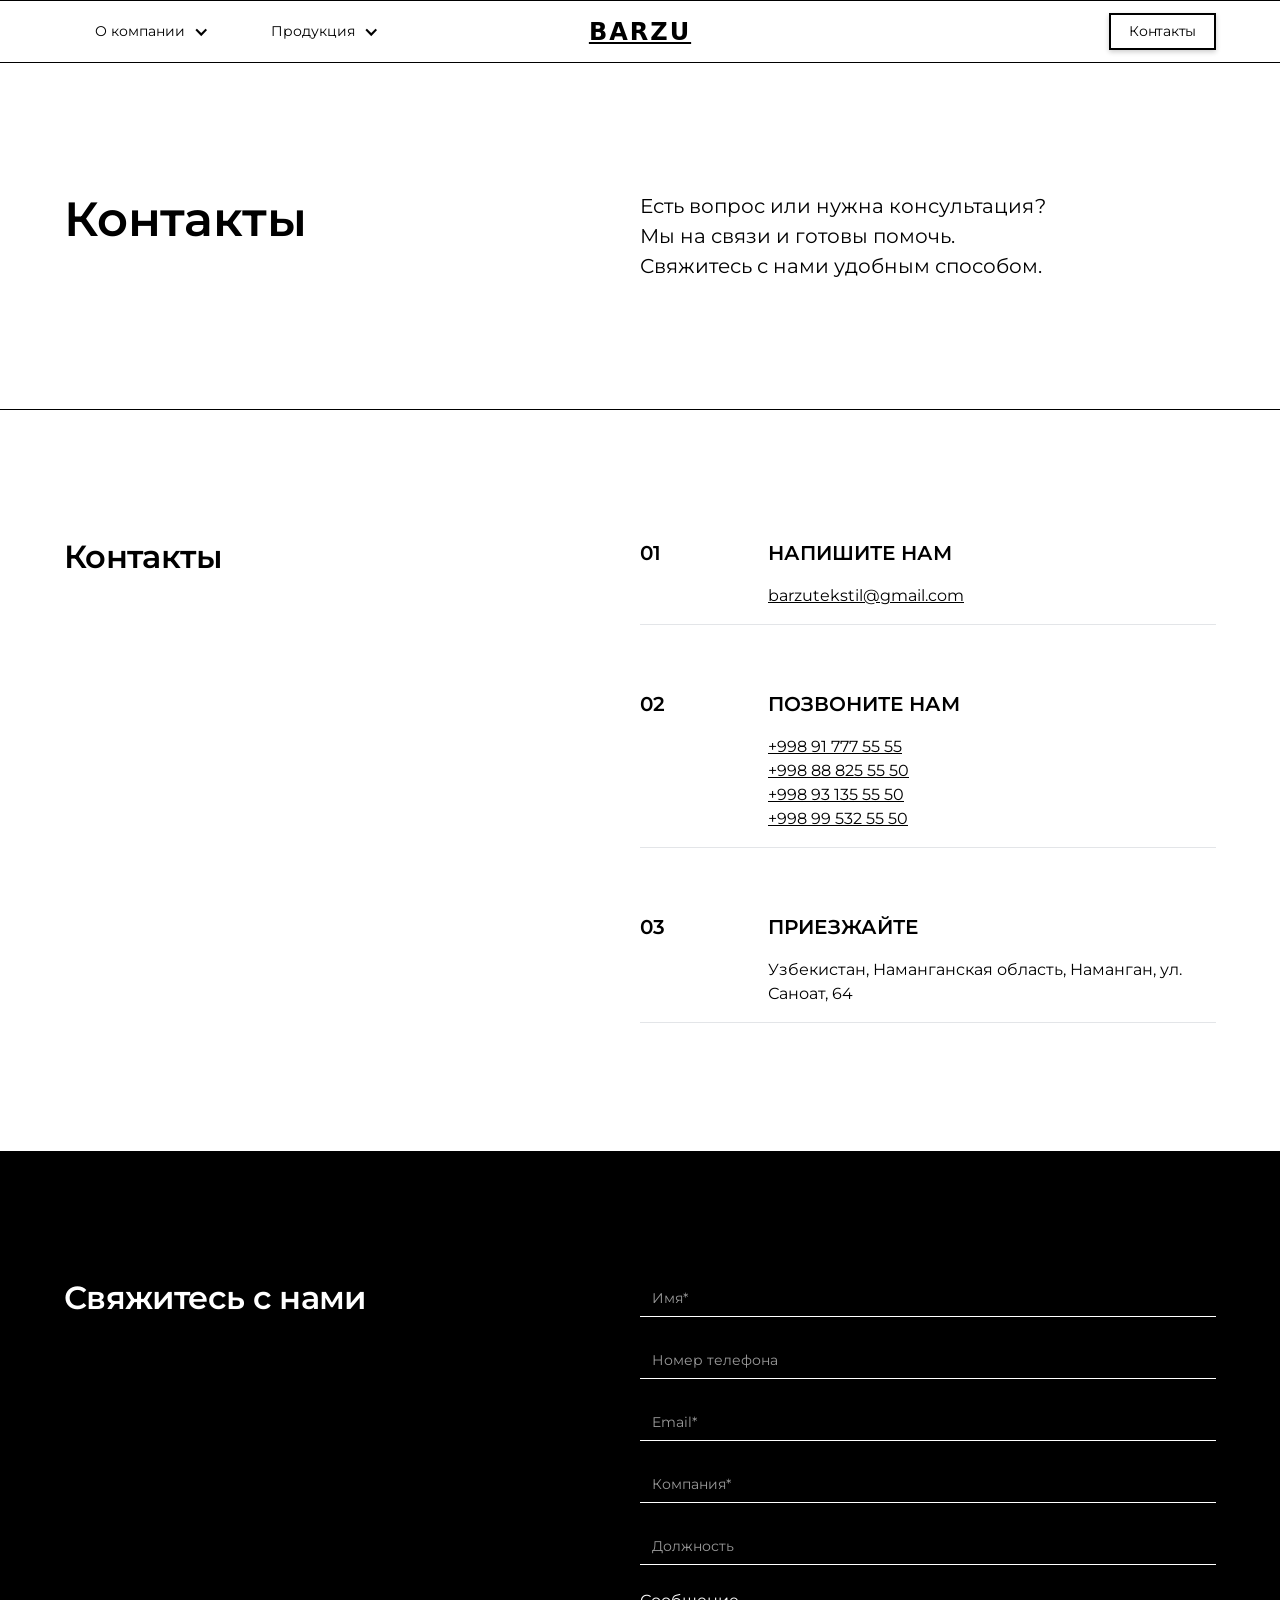
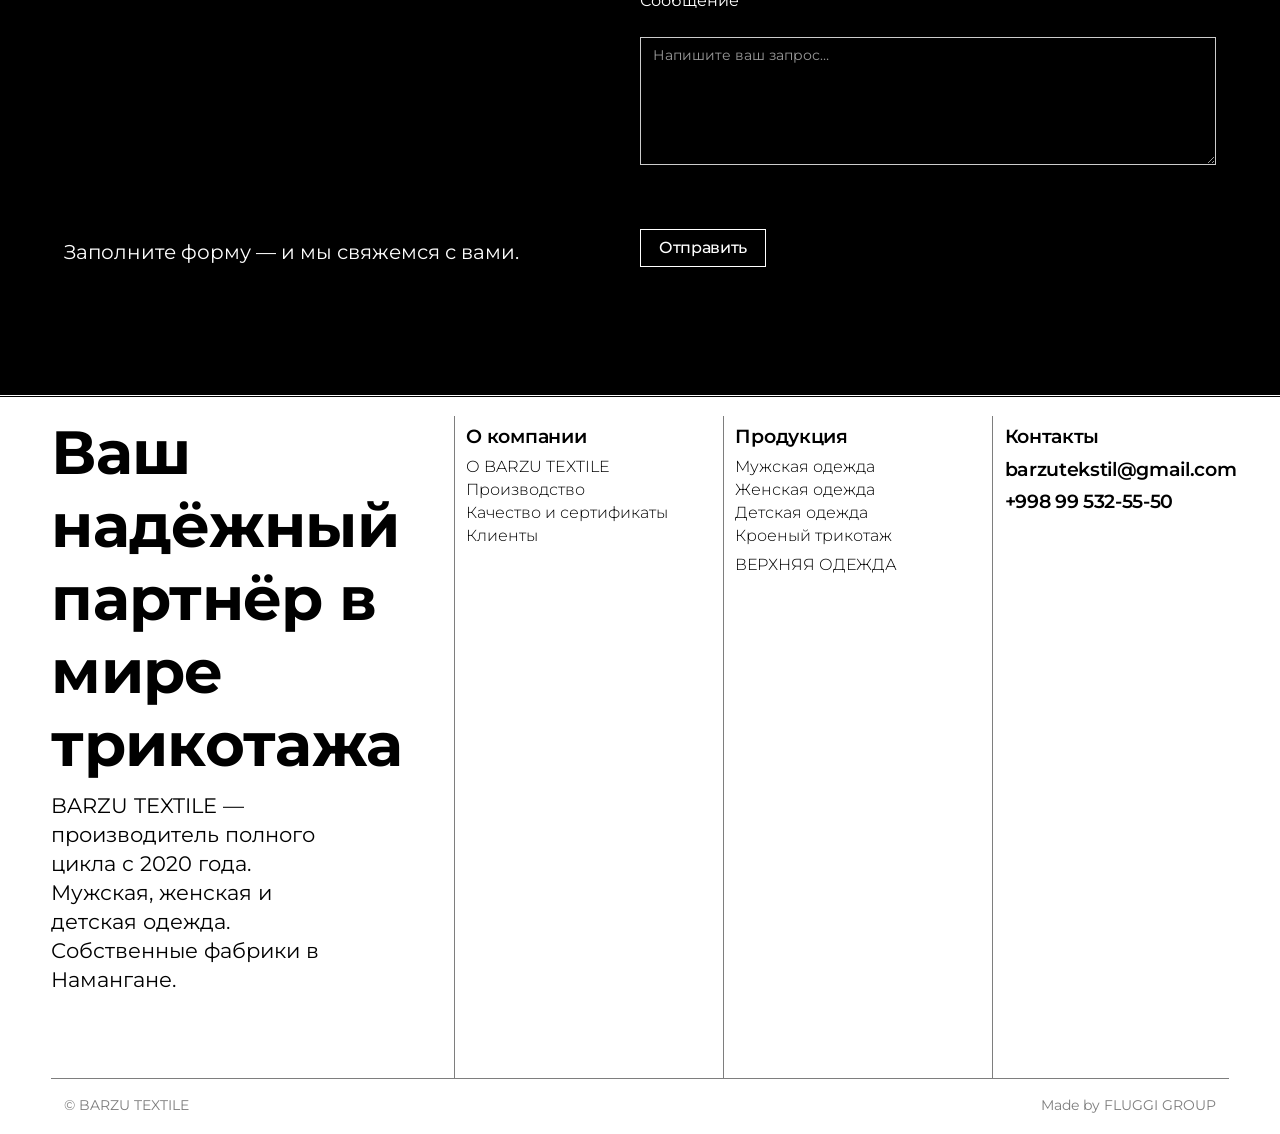
<file: contact.html>
<!DOCTYPE html>
<!-- Last Published: Fri Nov 14 2025 13:03:31 GMT+0000 (Coordinated Universal Time) -->
<html data-wf-page="64a4d8e3ad83deb05ee29930" lang="en">
    <head>
        <meta charset="utf-8" />
        <link href="https://cdn.prod.website-files.com" rel="preconnect" crossorigin="anonymous" />
        <title>Контакты</title>
        <meta content="FlyingTex is a creative and pioneering company that plays a crucial role as a supplier to many retail businesses worldwide." name="description"/>
        <meta content="Контакты" property="og:title" />
        <meta content="FlyingTex is a creative and pioneering company that plays a crucial role as a supplier to many retail businesses worldwide." property="og:description"/>
        <meta content="Контакты" name="twitter:title" />
        <meta content="FlyingTex is a creative and pioneering company that plays a crucial role as a supplier to many retail businesses worldwide." name="twitter:description"/>
        <meta property="og:type" content="website" />
        <meta content="summary_large_image" name="twitter:card" />
        <meta content="width=device-width, initial-scale=1" name="viewport" />
        <link href="./css/webflow.css" rel="stylesheet" type="text/css"/>
        <script src="./js/webfont.js" type="text/javascript"></script>
        <script type="text/javascript">
          WebFont.load({
            google: {
              families: [
                "Montserrat:100,100italic,200,200italic,300,300italic,400,400italic,500,500italic,600,600italic,700,700italic,800,800italic,900,900italic",
                "Oswald:200,300,400,500,600,700",
                "Open Sans:300,300italic,400,400italic,600,600italic,700,700italic,800,800italic",
                "Poppins:regular,500,600",
              ],
            },
          });
        </script>
        <script type="text/javascript">
          !(function (o, c) {
            var n = c.documentElement,
              t = " w-mod-";
            ((n.className += t + "js"),
              ("ontouchstart" in o || (o.DocumentTouch && c instanceof DocumentTouch)) && (n.className += t + "touch"));
          })(window, document);
        </script>
        <link
          href="https://cdn.prod.website-files.com/649a4887c6bc0ffcc9486e3f/649a4887c6bc0ffcc9486e95_Icon_s.png"
          rel="shortcut icon"
          type="image/x-icon"
        />
        <link
          href="https://cdn.prod.website-files.com/649a4887c6bc0ffcc9486e3f/649a4887c6bc0ffcc9486e49_Icon_l.png"
          rel="apple-touch-icon"
        />
        <style>
          ::selection {
            color: white;
            background-color: #1aacd4;
          }
        </style>
    </head>
  <body>
    <div class="nav_wrap">
        <div class="page-padding">
          <div data-collapse="medium" data-animation="default" data-duration="400" data-easing="ease" data-easing2="ease" role="banner" class="navigation w-nav">
            <div class="navigation__container is--desktop">
              <nav role="navigation" class="navigation__menu w-nav-menu">
                <div data-delay="200" data-hover="true" data-w-id="104289ed-1cb5-513f-dcf5-222805205018" class="navbar_menu-dropdown w-dropdown">
                  <div class="navbar_dropdwn-toggle w-dropdown-toggle">
                    <div class="dropdown-icon w-icon-dropdown-toggle"></div>
                    <h6 class="nav_text nav_link">О компании</h6>
                  </div>
                  <nav class="navbar_dropdown-list w-dropdown-list">
                    <div class="navbar_container">
                      <div class="navbar_dropdown-content">
                        <div class="navbar_dropdown-content-left">
                          <div data-delay="0" data-hover="true" id="w-node-_1259cc5a-d2ed-1d0c-0dc4-850b2ebe1f8e-d83af837" class="nav_dropdown w-dropdown">
                            <div class="navlink drop w-dropdown-toggle">
                              <div class="icon_nav_arrow w-icon-dropdown-toggle"></div>
                              <h4 class="text-size-regular is-nav">О нас<br /></h4>
                            </div>
                            <nav class="dropdown_nav w-dropdown-list">
                              <a href="/about.html" class="nav_link-2 drop">О BARZU TEXTILE</a>
                              <a href="/production.html" class="nav_link-2 drop">Производство</a>
                              <a href="/quality.html" class="nav_link-2 drop">Качество и сертификаты</a>
                            </nav>
                          </div>
                          <div id="w-node-_104289ed-1cb5-513f-dcf5-222805205032-d83af837" class="navbar_dropdown-link-list is-flex">
                            <a href="/about.html#clients" class="navlink w-inline-block">
                              <div class="margin-bottom margin-small signature">
                                <h4 class="text-size-regular is-nav">Клиенты</h4>
                              </div>
                            </a>
                          </div>
                        </div>
                      </div>
                    </div>
                  </nav>
                </div>
                <div data-delay="200" data-hover="true" data-w-id="31c438d0-07f4-e5b7-942a-a8c597d19d65" class="navbar_menu-dropdown w-dropdown">
                  <div class="navbar_dropdwn-toggle w-dropdown-toggle">
                    <div class="dropdown-icon w-icon-dropdown-toggle"></div>
                    <h6 class="nav_text">Продукция</h6>
                  </div>
                  <nav class="navbar_dropdown-list w-dropdown-list">
                    <div class="navbar_container-2">
                      <div class="navbar_dropdown-content-2">
                        <div class="navbar_dropdown-content-left-2">
                          <div id="w-node-_1e73ccca-e64a-b946-af9a-1b75731a1673-d83af837" class="menu-txt-box signature-h-layout sign">
                            <div class="nav-txt signature-pd desk title">
                              <a href="/product.html" class="nav-white">
                                Наш<br>ассортимент
                              </a>
                            </div>
                          </div>
                          <div id="w-node-e1f01e21-58ef-0658-1b3b-f4db79a46fc9-d83af837" class="navbar_dropdown-link-list is-flex h-160">
                            <div class="margin-bottom margin-small nounder">
                              <a data-w-id="e1f01e21-58ef-0658-1b3b-f4db79a46fcb" href="/product.html" class="link-block-2 w-inline-block">
                                <div class="nav-6item">
                                  <img sizes="100vw" alt="" src="https://cdn.prod.website-files.com/649a4887c6bc0ffcc9486e3f/649e3fe3864503a635c67771_pdc-01-2.webp" loading="lazy" class="nav-img"/>
                                  <div class="dark-mask-s"></div>
                                </div>
                              </a>
                            </div>
                          </div>
                          <div id="w-node-f83d4f6a-c528-9ade-46cc-36fd8f25fd03-d83af837" class="navbar_dropdown-link-list is-flex h-160">
                            <div class="margin-bottom margin-small">
                              <a data-w-id="f83d4f6a-c528-9ade-46cc-36fd8f25fd05" href="/product.html" class="link-block-2 underline all w-inline-block">
                                <div class="menu-txt-box underline all">
                                  <div class="pdc-6icon-box alll">
                                    <div class="nav-txt-s">Вся продукция</div>
                                    <div class="arrow-link w-embed">
                                      <svg
                                        width="15"
                                        height="15"
                                        style=""
                                        viewBox="0 0 14 14"
                                        fill="currentColor"
                                        xmlns="http://www.w3.org/2000/svg"
                                      >
                                        <path
                                          d="M1.34209 1.34312L12.6558 12.6568M12.6558 12.6568H4.17052M12.6558 12.6568V4.17154"
                                          stroke="currentColor"
                                          stroke-width="2"
                                          stroke-linecap="round"
                                          stroke-linejoin="round"
                                        ></path>
                                      </svg>
                                    </div>
                                  </div>
                                </div>
                              </a>
                            </div>
                          </div>
                          <div
                            id="w-node-c00fe72e-c1f0-7cd0-9fb8-1c51ffb18e88-d83af837"
                            class="navbar_dropdown-link-list is-flex h-160"
                          >
                            <div class="margin-bottom margin-small nounder">
                              <a
                                data-w-id="c00fe72e-c1f0-7cd0-9fb8-1c51ffb18e8a"
                                href="/product.html#men"
                                class="link-block-2 nav w-inline-block"
                              >
                                <div class="nav-6item top">
                                  <img
                                    sizes="100vw"
                                    alt=""
                                    src="./img/mans.jpg"
                                    loading="lazy"
                                    class="nav-img"
                                  />
                                  <div class="dark-mask-s top"></div>
                                  <div class="nav-tag-wrap">
                                    <div
                                      id="w-node-_83aa9fba-9024-50d0-bd11-385c057d880a-d83af837"
                                      class="button-3 nav"
                                    >
                                      <div
                                        id="w-node-_83aa9fba-9024-50d0-bd11-385c057d880b-d83af837"
                                        class="nav-tag"
                                      >
                                        55% производства
                                      </div>
                                    </div>
                                    <div class="button-3 nav">
                                      <div
                                        id="w-node-d94b6dee-8259-90df-789c-60def50d5978-d83af837"
                                        class="nav-tag"
                                      >
                                        Футболки · Худи · Свитеры
                                      </div>
                                    </div>
                                  </div>
                                </div>
                              </a>
                            </div>
                          </div>
                          <div
                            id="w-node-_2154a5d5-9499-8bb3-9595-cfbcc3e65a98-d83af837"
                            class="navbar_dropdown-link-list is-flex h-160"
                          >
                            <div class="margin-bottom margin-small">
                              <a
                                data-w-id="2154a5d5-9499-8bb3-9595-cfbcc3e65a9a"
                                href="/product.html#men"
                                class="link-block-2 underline w-inline-block"
                              >
                                <div class="menu-txt-box underline">
                                  <div class="pdc-6icon-box">
                                    <div id="w-node-_2154a5d5-9499-8bb3-9595-cfbcc3e65aa1-d83af837" class="nav-txt-s">
                                    Мужская
                                    </div>
                                  </div>
                                </div>
                              </a>
                            </div>
                          </div>
                          <div
                            id="w-node-c00fe72e-c1f0-7cd0-9fb8-1c51ffb18e96-d83af837"
                            class="navbar_dropdown-link-list is-flex h-160"
                          >
                            <div class="margin-bottom margin-small nounder">
                              <a
                                data-w-id="c00fe72e-c1f0-7cd0-9fb8-1c51ffb18e98"
                                href="/product.html#women"
                                class="link-block-2 nav w-inline-block"
                              >
                                <div class="nav-6item">
                                  <img sizes="100vw" alt="" src="./img/women.jpg" loading="lazy" class="nav-img"/>
                                  <div class="dark-mask-s"></div>
                                  <div class="nav-tag-wrap">
                                    <div
                                      id="w-node-_63ceb898-a57c-c1e7-0f80-cc6602d91866-d83af837"
                                      class="button-3 gr nav"
                                    >
                                      <div
                                        id="w-node-_63ceb898-a57c-c1e7-0f80-cc6602d91867-d83af837"
                                        class="nav-tag"
                                      >
                                        25% производства
                                      </div>
                                    </div>
                                    <div class="button-3 gr nav">
                                      <div
                                        id="w-node-_63ceb898-a57c-c1e7-0f80-cc6602d9186a-d83af837"
                                        class="nav-tag"
                                      >
                                        Платья · Юбки · Блузки
                                      </div>
                                    </div>
                                  </div>
                                </div>
                              </a>
                            </div>
                          </div>
                          <div
                            id="w-node-_023806db-8a43-99a0-5e25-086db16a535c-d83af837"
                            class="navbar_dropdown-link-list is-flex h-160"
                          >
                            <div class="margin-bottom margin-small">
                              <a
                                data-w-id="023806db-8a43-99a0-5e25-086db16a535e"
                                href="/product.html#women"
                                class="link-block-2 underline w-inline-block"
                              >
                                <div class="menu-txt-box underline">
                                  <div class="pdc-6icon-box">
                                    <div
                                      id="w-node-_023806db-8a43-99a0-5e25-086db16a5365-d83af837"
                                      class="nav-txt-s"
                                    >
                                    Женская
                                    </div>
                                  </div>
                                </div>
                              </a>
                            </div>
                          </div>
                          <div
                            id="w-node-c00fe72e-c1f0-7cd0-9fb8-1c51ffb18ea7-d83af837"
                            class="navbar_dropdown-link-list is-flex h-160"
                          >
                            <div class="margin-bottom margin-small nounder">
                              <a
                                data-w-id="c00fe72e-c1f0-7cd0-9fb8-1c51ffb18ea9"
                                href="/product.html#kids"
                                class="link-block-2 nav w-inline-block"
                              >
                                <div class="nav-6item">
                                  <img
                                    sizes="100vw"
                                    alt=""
                                    src="./img/kids.jpg"
                                    loading="lazy"
                                    class="nav-img top"
                                  />
                                  <div class="dark-mask-s"></div>
                                  <div class="nav-tag-wrap">
                                    <div
                                      id="w-node-_2c354e81-8cf4-89b2-e30c-db36eaf274d0-d83af837"
                                      class="button-3 nav"
                                    >
                                      <div
                                        id="w-node-_2c354e81-8cf4-89b2-e30c-db36eaf274d1-d83af837"
                                        class="nav-tag"
                                      >
                                        20% производства
                                      </div>
                                    </div>
                                    <div class="button-3 nav">
                                      <div
                                        id="w-node-_2c354e81-8cf4-89b2-e30c-db36eaf274d4-d83af837"
                                        class="nav-tag"
                                      >
                                        Комбинезоны · Костюмы
                                      </div>
                                    </div>
                                  </div>
                                </div>
                              </a>
                            </div>
                          </div>
                          <div
                            id="w-node-d760270b-658b-22cd-a673-1ba6772cce69-d83af837"
                            class="navbar_dropdown-link-list is-flex h-160"
                          >
                            <div class="margin-bottom margin-small">
                              <a
                                data-w-id="d760270b-658b-22cd-a673-1ba6772cce6b"
                                href="/product.html#kids"
                                class="link-block-2 underline w-inline-block"
                              >
                                <div class="menu-txt-box underline">
                                  <div class="pdc-6icon-box">
                                    <div
                                      id="w-node-d760270b-658b-22cd-a673-1ba6772cce72-d83af837"
                                      class="nav-txt-s"
                                    >
                                    Детская
                                    </div>
                                  </div>
                                </div>
                              </a>
                            </div>
                          </div>
                          <div
                            id="w-node-c00fe72e-c1f0-7cd0-9fb8-1c51ffb18eb8-d83af837"
                            class="navbar_dropdown-link-list is-flex h-160"
                          >
                            <div class="margin-bottom margin-small nounder">
                              <a
                                data-w-id="c00fe72e-c1f0-7cd0-9fb8-1c51ffb18eba"
                                href="/product.html#kroen"
                                class="link-block-2 w-inline-block"
                              >
                                <div class="nav-6item">
                                  <img
                                    sizes="100vw"
                                    alt=""
                                    src="./img/kroen.jpg"
                                    loading="lazy"
                                    class="nav-img"
                                  />
                                  <div class="dark-mask-s"></div>
                                  <div class="nav-tag-wrap">
                                    <div
                                      id="w-node-_0c283f26-79f9-fb4a-6d77-14f8afe3a352-d83af837"
                                      class="button-3 gr nav"
                                    >
                                      <div
                                        id="w-node-_0c283f26-79f9-fb4a-6d77-14f8afe3a353-d83af837"
                                        class="nav-tag"
                                      >
                                        786 240 шт/год
                                      </div>
                                    </div>
                                    <div class="button-3 gr nav">
                                      <div
                                        id="w-node-_0c283f26-79f9-fb4a-6d77-14f8afe3a356-d83af837"
                                        class="nav-tag"
                                      >
                                        Футболки · Поло
                                      </div>
                                    </div>
                                  </div>
                                </div>
                              </a>
                            </div>
                          </div>
                          <div
                            id="w-node-_7dcbeb1a-0deb-8545-c159-153fa4a8ba5f-d83af837"
                            class="navbar_dropdown-link-list is-flex h-160"
                          >
                            <div class="margin-bottom margin-small">
                              <a
                                data-w-id="7dcbeb1a-0deb-8545-c159-153fa4a8ba61"
                                href="/product.html#kroen"
                                class="link-block-2 underline w-inline-block"
                              >
                                <div class="menu-txt-box underline">
                                  <div class="pdc-6icon-box">
                                    <div
                                      id="w-node-_7dcbeb1a-0deb-8545-c159-153fa4a8ba68-d83af837"
                                      class="nav-txt-s"
                                    >
                                    КРОЕНЫЙ
                                    </div>
                                  </div>
                                </div>
                              </a>
                            </div>
                          </div>
                          <div
                            id="w-node-c00fe72e-c1f0-7cd0-9fb8-1c51ffb18ec9-d83af837"
                            class="navbar_dropdown-link-list is-flex h-160"
                          >
                            <div class="margin-bottom margin-small nounder">
                              <a
                                data-w-id="c00fe72e-c1f0-7cd0-9fb8-1c51ffb18ecb"
                                href="/product.html#updress"
                                class="link-block-2 w-inline-block"
                              >
                                <div class="nav-6item">
                                  <img
                                    sizes="100vw"
                                    alt=""
                                    src="./img/updress.jpg"
                                    loading="lazy"
                                    class="nav-img sat"
                                  />
                                  <div class="dark-mask-s"></div>
                                  <div class="nav-tag-wrap">
                                    <div
                                      id="w-node-_722d6ce9-239c-3f3a-9219-3786a4df7c06-d83af837"
                                      class="button-3 nav"
                                    >
                                      <div
                                        id="w-node-_722d6ce9-239c-3f3a-9219-3786a4df7c07-d83af837"
                                        class="nav-tag"
                                      >
                                        224 640 шт/год
                                      </div>
                                    </div>
                                    <div class="button-3 nav">
                                      <div
                                        id="w-node-_722d6ce9-239c-3f3a-9219-3786a4df7c0a-d83af837"
                                        class="nav-tag"
                                      >
                                        Куртки · Блейзеры
                                      </div>
                                    </div>
                                  </div>
                                </div>
                              </a>
                            </div>
                          </div>
                          <div
                            id="w-node-_450743dd-bf63-ebb1-a7c9-0f2283382c4d-d83af837"
                            class="navbar_dropdown-link-list is-flex h-160"
                          >
                            <div class="margin-bottom margin-small">
                              <a
                                data-w-id="450743dd-bf63-ebb1-a7c9-0f2283382c4f"
                                href="/product.html#updress"
                                class="link-block-2 underline w-inline-block"
                              >
                                <div class="menu-txt-box underline">
                                  <div class="pdc-6icon-box">
                                    <div
                                      id="w-node-_450743dd-bf63-ebb1-a7c9-0f2283382c56-d83af837"
                                      class="nav-txt-s"
                                    >
                                    ВЕРХНЯЯ
                                    </div>
                                  </div>
                                </div>
                              </a>
                            </div>
                          </div>
                        </div>
                      </div>
                    </div>
                    <div class="navbar_container-2 mob">
                      <div class="navbar_dropdown-content-2">
                        <div class="navbar_dropdown-content-left-2">
                    
                          <div class="menu-txt-box signature-h-layout sign">
                            <div class="nav-txt signature-pd desk title">
                              <a href="#products" class="nav-white">
                                Наш<br>ассортимент
                              </a>
                            </div>
                            <div class="nav-txt signature-pd mob">Наш ассортимент</div>
                          </div>
                    
                          <!-- Вся продукция -->
                          <div class="navbar_dropdown-link-list is-flex h-160">
                            <div class="margin-bottom margin-small">
                              <a href="#products" class="link-block-2 underline all w-inline-block">
                                <div class="menu-txt-box underline all">
                                  <div class="pdc-6icon-box alll">
                                    <div class="nav-txt-s">Вся продукция</div>
                                  </div>
                                </div>
                              </a>
                            </div>
                          </div>
                    
                          <!-- Мужская -->
                          <div class="navbar_dropdown-link-list is-flex h-160">
                            <div class="margin-bottom margin-small nounder">
                              <a href="#products" class="link-block-2 nav w-inline-block">
                                <div class="nav-6item top">
                                  <img src="./img/mans.jpg" loading="lazy" alt="Мужская" class="nav-img" style="width:100%;height:100%;object-fit:cover;">
                                  <div class="dark-mask-s top"></div>
                                  <div class="nav-tag-wrap">
                                    <div class="button-3 nav">
                                      <div class="nav-tag">55% производства</div>
                                    </div>
                                    <div class="button-3 nav">
                                      <div class="nav-tag">Футболки · Худи · Свитеры</div>
                                    </div>
                                  </div>
                                </div>
                              </a>
                            </div>
                          </div>
                          <div class="navbar_dropdown-link-list is-flex h-160">
                            <div class="margin-bottom margin-small">
                              <a href="#products" class="link-block-2 underline w-inline-block">
                                <div class="menu-txt-box underline">
                                  <div class="pdc-6icon-box">
                                    <div class="nav-txt-s">Мужская</div>
                                  </div>
                                </div>
                              </a>
                            </div>
                          </div>
                    
                          <!-- Женская -->
                          <div class="navbar_dropdown-link-list is-flex h-160">
                            <div class="margin-bottom margin-small nounder">
                              <a href="#products" class="link-block-2 nav w-inline-block">
                                <div class="nav-6item">
                                  <img src="./img/women.jpg" loading="lazy" alt="Женская" class="nav-img" style="width:100%;height:100%;object-fit:cover;">
                                  <div class="dark-mask-s"></div>
                                  <div class="nav-tag-wrap">
                                    <div class="button-3 gr nav">
                                      <div class="nav-tag">25% производства</div>
                                    </div>
                                    <div class="button-3 gr nav">
                                      <div class="nav-tag">Платья · Юбки · Блузки</div>
                                    </div>
                                  </div>
                                </div>
                              </a>
                            </div>
                          </div>
                          <div class="navbar_dropdown-link-list is-flex h-160">
                            <div class="margin-bottom margin-small">
                              <a href="#products" class="link-block-2 underline w-inline-block">
                                <div class="menu-txt-box underline">
                                  <div class="pdc-6icon-box">
                                    <div class="nav-txt-s">Женская</div>
                                  </div>
                                </div>
                              </a>
                            </div>
                          </div>
                    
                          <!-- Детская -->
                          <div class="navbar_dropdown-link-list is-flex h-160">
                            <div class="margin-bottom margin-small nounder">
                              <a href="#products" class="link-block-2 nav w-inline-block">
                                <div class="nav-6item">
                                  <img src="./img/kids.jpg" loading="lazy" alt="Детская" class="nav-img top" style="width:100%;height:100%;object-fit:cover;">
                                  <div class="dark-mask-s"></div>
                                  <div class="nav-tag-wrap">
                                    <div class="button-3 nav">
                                      <div class="nav-tag">20% производства</div>
                                    </div>
                                    <div class="button-3 nav">
                                      <div class="nav-tag">Комбинезоны · Костюмы</div>
                                    </div>
                                  </div>
                                </div>
                              </a>
                            </div>
                          </div>
                          <div class="navbar_dropdown-link-list is-flex h-160">
                            <div class="margin-bottom margin-small">
                              <a href="#products" class="link-block-2 underline w-inline-block">
                                <div class="menu-txt-box underline">
                                  <div class="pdc-6icon-box">
                                    <div class="nav-txt-s">Детская</div>
                                  </div>
                                </div>
                              </a>
                            </div>
                          </div>
                    
                          <!-- Кроеный -->
                          <div class="navbar_dropdown-link-list is-flex h-160">
                            <div class="margin-bottom margin-small nounder">
                              <a href="#products" class="link-block-2 w-inline-block">
                                <div class="nav-6item">
                                  <img src="./img/kroen.jpg" loading="lazy" alt="Кроеный" class="nav-img" style="width:100%;height:100%;object-fit:cover;">
                                  <div class="dark-mask-s"></div>
                                  <div class="nav-tag-wrap">
                                    <div class="button-3 gr nav">
                                      <div class="nav-tag">786 240 шт/год</div>
                                    </div>
                                    <div class="button-3 gr nav">
                                      <div class="nav-tag">Футболки · Поло</div>
                                    </div>
                                  </div>
                                </div>
                              </a>
                            </div>
                          </div>
                          <div class="navbar_dropdown-link-list is-flex h-160">
                            <div class="margin-bottom margin-small">
                              <a href="#products" class="link-block-2 underline w-inline-block">
                                <div class="menu-txt-box underline">
                                  <div class="pdc-6icon-box">
                                    <div class="nav-txt-s">КРОЕНЫЙ</div>
                                  </div>
                                </div>
                              </a>
                            </div>
                          </div>
                    
                          <!-- Верхняя -->
                          <div class="navbar_dropdown-link-list is-flex h-160">
                            <div class="margin-bottom margin-small nounder">
                              <a href="#products" class="link-block-2 w-inline-block">
                                <div class="nav-6item">
                                  <img src="./img/updress.jpg" loading="lazy" alt="Верхняя" class="nav-img sat" style="width:100%;height:100%;object-fit:cover;">
                                  <div class="dark-mask-s"></div>
                                  <div class="nav-tag-wrap">
                                    <div class="button-3 nav">
                                      <div class="nav-tag">224 640 шт/год</div>
                                    </div>
                                    <div class="button-3 nav">
                                      <div class="nav-tag">Куртки · Блейзеры</div>
                                    </div>
                                  </div>
                                </div>
                              </a>
                            </div>
                          </div>
                          <div class="navbar_dropdown-link-list is-flex h-160">
                            <div class="margin-bottom margin-small">
                              <a href="#products" class="link-block-2 underline w-inline-block">
                                <div class="menu-txt-box underline">
                                  <div class="pdc-6icon-box">
                                    <div class="nav-txt-s">ВЕРХНЯЯ</div>
                                  </div>
                                </div>
                              </a>
                            </div>
                          </div>
                    
                        </div>
                      </div>
                    </div>
                  </nav>
                </div>
                <a href="/contact.html" class="navigation__button__main btn mob w-inline-block">
                  <h6 class="nav_text bold">Контакты</h6>
                </a>
              </nav>
              <a href="main.html" aria-current="page" class="logo__link w-inline-block w--current">
                <strong style="font-size: 1.5rem; letter-spacing: 2px; font-weight: 700;">BARZU</strong>
              </a>
              <div class="div-block">
                <a href="/contact.html" class="navigation__button__main btn navi w-inline-block">
                  <h6 class="nav_text">Контакты</h6>
                </a>
              </div>
              <div class="navigation__wrapper">
                <div class="menu__button w-nav-button">
                  <div class="icon-3 w-icon-nav-menu"></div>
                </div>
              </div>
            </div>
          </div>
        </div>
    </div>
    <div class="hero_title_wrap space s">
        <h2 class="sub_hero_title">Контакты</h2>
        <h5 id="w-node-_9bf5a42a-a0d1-6e64-9ee6-54faba1b0c18-5ee29930" class="text_fullwidth">
          Есть вопрос или нужна консультация?
          <span class="nowrap">Мы на связи и готовы помочь.</span>
          <span class="nowrap">Свяжитесь с нами удобным способом.</span>
        </h5>
    </div>
    <div class="contact_container">
      <section id="mission" class="content_title_wrap s">
        <h3 id="w-node-ce238bfd-6236-46f5-0719-9e3da5742063-5ee29930">Контакты</h3>
        <div class="contact-map" id="w-node-ce238bfd-6236-46f5-0719-9e3da5742070-5ee29930">
            <script type="text/javascript" charset="utf-8" async src="https://api-maps.yandex.ru/services/constructor/1.0/js/?um=constructor%3Ac158dd83141af046b74208c809e31c7ad340d9236b65e506aeb92ede971e43e3&amp;width=100%&amp;height=100%&amp;lang=ru_RU&amp;scroll=false"></script>
        </div>
        <!-- 01. MAIL US -->
        <div id="w-node-cb3d6a1f-c719-7b84-15d7-f5a594fcd206-5ee29930" class="contact_wrap">
            <h5 id="w-node-cb3d6a1f-c719-7b84-15d7-f5a594fcd207-5ee29930" class="title-s">01</h5>
            <h5 class="title-s">НАПИШИТЕ НАМ</h5>
            <div id="w-node-cb3d6a1f-c719-7b84-15d7-f5a594fcd20e-5ee29930" class="divider grey">
            <div id="w-node-cb3d6a1f-c719-7b84-15d7-f5a594fcd20f-5ee29930" class="divider ani"></div>
            </div>
            <h6 id="w-node-_8a697c74-57dc-8a01-1697-7912505f3870-5ee29930" class="accorddin-content">
            <a href="mailto:barzutekstil@gmail.com">barzutekstil@gmail.com</a>
            <br />
            </h6>
        </div>
        
        <!-- 02. CALL US -->
        <div id="w-node-ce238bfd-6236-46f5-0719-9e3da5742067-5ee29930" class="contact_wrap">
            <h5 id="w-node-ce238bfd-6236-46f5-0719-9e3da5742068-5ee29930" class="title-s">02</h5>
            <h5 class="title-s">ПОЗВОНИТЕ НАМ</h5>
            <h6 id="w-node-ce238bfd-6236-46f5-0719-9e3da574206c-5ee29930" class="accorddin-content">
            <a href="tel:+998917775555">+998 91 777 55 55</a><br>
            <a href="tel:+998888255550">+998 88 825 55 50</a><br>
            <a href="tel:+998931355550">+998 93 135 55 50</a><br>
            <a href="tel:+998995325550">+998 99 532 55 50</a>
            </h6>
            <div id="w-node-ce238bfd-6236-46f5-0719-9e3da574206e-5ee29930" class="divider grey">
            <div id="w-node-ce238bfd-6236-46f5-0719-9e3da574206f-5ee29930" class="divider ani"></div>
            </div>
        </div>
        
        <!-- 03. VISIT US -->
        <div id="w-node-ce238bfd-6236-46f5-0719-9e3da574207a-5ee29930" class="contact_wrap">
            <h5 id="w-node-ce238bfd-6236-46f5-0719-9e3da574207b-5ee29930" class="title-s">03</h5>
            <div id="w-node-ce238bfd-6236-46f5-0719-9e3da5742081-5ee29930" class="divider grey">
            <div id="w-node-ce238bfd-6236-46f5-0719-9e3da5742082-5ee29930" class="divider ani"></div>
            </div>
            <h5 class="title-s">ПРИЕЗЖАЙТЕ</h5>
            <h6 id="w-node-_74a7650f-c872-6b89-26fc-c2c434581712-5ee29930" class="accorddin-content">
                Узбекистан, Наманганская область, Наманган, ул. Саноат, 64
            </h6>
        </div>
      </section>
    </div>
    <div class="form_container">
        <section id="mission" class="content_title_wrap s">
          <h3 id="w-node-a92f28b9-c0c5-fc8c-f843-230752129c3b-5ee29930" class="heading-6 light">
            Свяжитесь с нами
            <br />
          </h3>
          <div id="w-node-_11bba347-1ae9-e7b9-a489-855b677c7c86-5ee29930" class="form-block w-form">
            <form
              id="email-form-2"
              name="email-form-2"
              data-name="Email Form 2"
              method="get"
              class="contact-form"
              data-wf-page-id="64a4d8e3ad83deb05ee29930"
              data-wf-element-id="11bba347-1ae9-e7b9-a489-855b677c7c87"
            >
              <div id="w-node-_2d59a56c-afdc-0844-d0e4-1a1a4ab6dfb9-5ee29930" class="form_wrap contact">
                <input class="contact-input w-input" maxlength="256" name="FNAME" data-name="FNAME" placeholder="Имя*" type="text" id="FNAME-2" required=""/>
                <input class="contact-input w-node-_295a9aa7-bb5e-ab6e-c04e-cbffb17e8791-5ee29930 w-input" maxlength="256" name="PHONE" data-name="PHONE" placeholder="Номер телефона" type="tel" id="PHONE" />
                <input class="contact-input w-node-_48e3f730-cee5-5aac-88a7-88c35f24c661-5ee29930 w-input" maxlength="256" name="EMAIL" data-name="EMAIL" placeholder="Email*" type="email" id="EMAIL-5" required=""/>
                <input class="contact-input w-input" maxlength="256" name="COMPANY" data-name="COMPANY" placeholder="Компания*" type="text" id="COMPANY" required=""/>
                <input class="contact-input w-input" maxlength="256" name="Position" data-name="Position" placeholder="Должность" type="text" id="Position" />
                <h6 id="w-node-bfbadc52-ed83-8673-f8c1-6346ba624530-5ee29930" class="contact_form_text">Сообщение</h6>
                <textarea id="field" name="field" maxlength="5000" data-name="Field" placeholder="Напишите ваш запрос…" class="contact_message w-node-_6eec5296-838e-e3f0-2625-73ebbabc2a62-5ee29930 w-input"></textarea>
                <div class="recaptcha">
                  <div class="w-form-formrecaptcha g-recaptcha g-recaptcha-error g-recaptcha-disabled g-recaptcha-invalid-key"></div>
                </div>
              </div>
              <input type="submit" data-wait="Пожалуйста, подождите…" id="w-node-_11bba347-1ae9-e7b9-a489-855b677c7c8e-5ee29930" class="navigation__button__main btn light w-button" value="Отправить"/>
            </form>
            <div class="w-form-done"><div>Спасибо! Ваша заявка отправлена — мы свяжемся с вами в ближайшее время.</div></div>
            <div class="w-form-fail"><div>Что-то пошло не так при отправке. Попробуйте ещё раз или напишите нам на почту.</div></div>
          </div>
          <h5 id="w-node-_60dab694-28f6-8aa4-2074-76fb3fecb132-5ee29930" class="text_fullwidth light">
            Заполните форму — и мы свяжемся с вами.
            <br />
          </h5>
        </section>
      </div>
    <div class="section-footer">
        <div class="footer-row-1">
          <div class="fr1-column-1">
            <div class="letter-animation">
              <div class="newsletter-title mb-20">
                <h2 class="split-text footer-title">Ваш надёжный партнёр в мире трикотажа</h2>
              </div>
              <div class="newsletter-description">
                <div class="h5-style-1 multiply">
                  BARZU TEXTILE — производитель полного цикла с 2020 года. 
                  Мужская, женская и детская одежда. Собственные фабрики в Намангане.
                </div>
              </div>
            </div>
          </div>
      
          <div class="fr1-column-2">
            <!-- Колонка 1: О компании -->
            <div class="fr1-column-2-section pl-0">
              <div class="divider-v-holder">
                <div class="divider-v m-hide"></div>
              </div>
              <div class="divider-holder only-on-mobile">
                <div class="divider-2"></div>
              </div>
              <div class="memu-group">
                <a href="/about.html" class="fr1-section fr-section-title mb-15 w-inline-block">
                  <div class="h5-style-2">О компании</div>
                </a>
                <div class="fr1-section">
                  <a href="/about.html" class="footer-link-txt h22 w-inline-block">
                    <ul role="list" class="list-2">
                      <li class="nav-li">О BARZU TEXTILE</li>
                    </ul>
                  </a>
                  <a href="/production.html" class="footer-link-txt h22 w-inline-block">
                    <ul role="list" class="list-2">
                      <li class="nav-li">Производство</li>
                    </ul>
                  </a>
                  <a href="/quality.html" class="footer-link-txt h22 w-inline-block">
                    <ul role="list" class="list-2">
                      <li class="nav-li">Качество и сертификаты</li>
                    </ul>
                  </a>
                  <a href="/about.html#clients" class="footer-link-txt h22 last-li w-inline-block">
                    <ul role="list" class="list-2">
                      <li class="nav-li">Клиенты</li>
                    </ul>
                  </a>
                </div>
              </div>
            </div>
      
            <!-- Колонка 2: Продукция -->
            <div class="fr1-column-2-section">
                <div class="divider-v-holder">
                  <div class="divider-v"></div>
                </div>
                <div class="divider-holder only-on-mobile">
                  <div class="divider-2"></div>
                </div>
                <div class="memu-group">
                  <a href="/product.html" class="fr1-section fr-section-title mb-15 w-inline-block">
                    <div class="h5-style-2">Продукция</div>
                  </a>
                  <div class="fr1-section">
                    <a href="/product.html#men" class="footer-link-txt h22 w-inline-block">
                      <ul role="list" class="list-2">
                        <li class="nav-li">Мужская одежда</li>
                      </ul>
                    </a>
                    <a href="/product.html#women" class="footer-link-txt h22 w-inline-block">
                      <ul role="list" class="list-2">
                        <li class="nav-li">Женская одежда</li>
                      </ul>
                    </a>
                    <a href="/product.html#kids" class="footer-link-txt h22 w-inline-block">
                      <ul role="list" class="list-2">
                        <li class="nav-li">Детская одежда</li>
                      </ul>
                    </a>
                    <a href="/product.html#kroen" class="footer-link-txt h22 last-li w-inline-block">
                      <ul role="list" class="list-2">
                        <li class="nav-li">Кроеный трикотаж</li>
                      </ul>
                    </a>
                    <a href="/product.html#updress" class="footer-link-txt h22 last-li w-inline-block">
                      <ul role="list" class="list-2">
                        <li class="nav-li">ВЕРХНЯЯ ОДЕЖДА</li>
                      </ul>
                    </a>
                  </div>
                </div>
              </div>
      
            <!-- Колонка 3: Контакты -->
            <div class="fr1-column-2-section last">
              <div class="divider-v-holder">
                <div class="divider-v"></div>
              </div>
              <div class="divider-holder only-on-mobile last">
                <div class="divider-2"></div>
              </div>
              <div class="memu-group">
                <a href="/contact.html" class="fr1-section fr-section-title w-inline-block">
                  <div class="h5-style-2">Контакты</div>
                </a>
                <a href="mailto:barzutekstil@gmail.com" class="fr1-section fr-section-title w-inline-block">
                  <div class="h5-style-2">barzutekstil@gmail.com</div>
                </a>
                <a href="tel:+998995325550" class="fr1-section fr-section-title w-inline-block">
                  <div class="h5-style-2">+998 99 532-55-50</div>
                </a>
              </div>
            </div>
          </div>
        </div>
      
        <div class="footer-row-3 margin-bottom">
          <div class="divider-holder">
            <div class="divider-2"></div>
          </div>
          <div class="fr3-column-1">
            <div class="h6-style-1">&copy; BARZU TEXTILE</div>
          </div>
          <div class="h6-style-1">
            <a href="https://fluggi.uz" class="link">Made by FLUGGI GROUP</a>
          </div>
        </div>
    </div>
    <script data-cfasync="false" src="./js/email-decode.min.js"></script>
    <script src="./js/jquery-3.5.1.min.js" type="text/javascript" crossorigin="anonymous"></script>
    <script src="./js/webflow.schunk.36ac4a718923de7e.js"type="text/javascript"></script>
    <script src="./js/webflow.schunk.js" type="text/javascript"></script>
    <script src="./js/webflow.be23fb8f.js" type="text/javascript"></script>
    <script src="./js/jquery.min.js" crossorigin="anonymous" referrerpolicy="no-referrer"></script>
    
    <script>
      $(".navbar_dropdown-link-list a").on("click", function () {
        $(".w-dropdown").trigger("w-close");
      });
    </script>
    <script src="./js/calendar-invite-v1.0.min.js"></script>
    <script type="text/javascript" src="./js/gsap.min.js"></script>
    <script src="./js/ScrollTrigger.min.js"></script>
    <script src="./js/lottie.min.js"></script>
    <script src="./js/main.js"></script>
      <script>
        // initialize the F'in sweet Cal Invite
        var calendarInvite = fsCalendar({
          // class of event title
          title: ".event-title",
          // class of event start date
          start: ".event-start",
          // class of event end date
          end: ".event-end",
          // class of event timezone
          timezone: ".event-timezone",
          // class of event Address
          address: ".event-location",
          // class of event Description
          description: ".event-desc",
          // class of the cms cal item
          eventItemClass: ".event-item-content",
          // monitor for text translations
          localize: true,
        });
  
        document.addEventListener("DOMContentLoaded", function () {
          const openButtons = document.querySelectorAll(".climate-button");
          const modals = document.querySelectorAll(".climate_outer");
          const closeButtons = document.querySelectorAll(".close_button");
          const mainText = document.querySelector(".climate_main_text");
  
          openButtons.forEach(function (button, index) {
            button.addEventListener("click", function () {
              if (modals[index].classList.contains("open")) {
                modals[index].classList.remove("open");
                mainText.classList.remove("hidden"); // Show the hidden element
              } else {
                // Close any open modals first
                modals.forEach(function (modal) {
                  modal.classList.remove("open");
                });
                modals[index].classList.add("open");
                mainText.classList.add("hidden"); // Hide the element
              }
            });
          });
  
          closeButtons.forEach(function (button, index) {
            button.addEventListener("click", function () {
              modals[index].classList.remove("open");
              mainText.classList.remove("hidden"); // Show the hidden element
            });
          });
  
          // GSAP ScrollTrigger animations
          gsap.registerPlugin(ScrollTrigger);
  
          modals.forEach(function (modal, index) {
            gsap.to(modal, {
              scrollTrigger: {
                trigger: ".hero_wrap",
                start: "top top",
                endTrigger: ".hero_wrap",
                end: "bottom bottom",
                scrub: true,
                onEnter: function () {
                  modal.style.transform = "translateX(0%)";
                  modal.classList.remove("open");
                  mainText.classList.remove("hidden");
                },
                onEnterBack: function () {
                  modal.style.transform = "translateX(20%)";
                  modal.classList.remove("open");
                  mainText.classList.remove("hidden");
                },
              },
              display: "flex",
            });
  
            gsap.to(modal, {
              scrollTrigger: {
                trigger: ".prices__content",
                start: "top bottom",
                endTrigger: ".prices__content",
                end: "20% bottom",
                scrub: true,
                onLeave: function () {
                  modal.style.transform = "translateX(20%)";
                  modal.classList.remove("open");
                  mainText.classList.remove("hidden");
                },
                onEnterBack: function () {
                  modal.style.transform = "translateX(0%)";
                },
              },
            });
          });
        });
      </script>
      <script src="https://cdn.jsdelivr.net/npm/swiper@8/swiper-bundle.min.js"></script>
  
      <script>
        document.addEventListener("DOMContentLoaded", function () {
          $(".slider-component").each(function (index) {
            const swiper = new Swiper($(this).find(".swiper")[0], {
              speed: 750,
              // loop: true,
              autoHeight: false,
              centeredSlides: false,
              followFinger: true,
              slidesPerView: "auto",
              /*  autoplay: {
        delay: 1500,
        disableOnInteraction: false
      },
      */
              disableOnInteraction: false,
              mousewheel: {
                forceToAxis: true,
              },
              keyboard: {
                enabled: true,
                onlyInViewport: true,
              },
              breakpoints: {
                // mobile landscape
                480: {
                  slidesPerView: "auto",
                },
                // tablet
                768: {
                  slidesPerView: "auto",
                },
                // desktop
                992: {
                  slidesPerView: "auto",
                },
              },
              pagination: {
                el: $(this).find(".swiper-bullet-wrapper")[0],
                bulletActiveClass: "is-active",
                bulletClass: "swiper-bullet",
                bulletElement: "button",
                clickable: true,
              },
              navigation: {
                nextEl: $(this).find(".swiper-next")[0],
                prevEl: $(this).find(".swiper-prev")[0],
                disabledClass: "is-disabled",
              },
              scrollbar: {
                el: $(this).find(".swiper-drag-wrapper")[0],
                draggable: true,
                dragClass: "swiper-drag",
                snapOnRelease: true,
              },
              slideActiveClass: "is-active",
              slideDuplicateActiveClass: "is-active",
            });
            //
          });
        });
      </script>
    </body>
  </html>
</file>
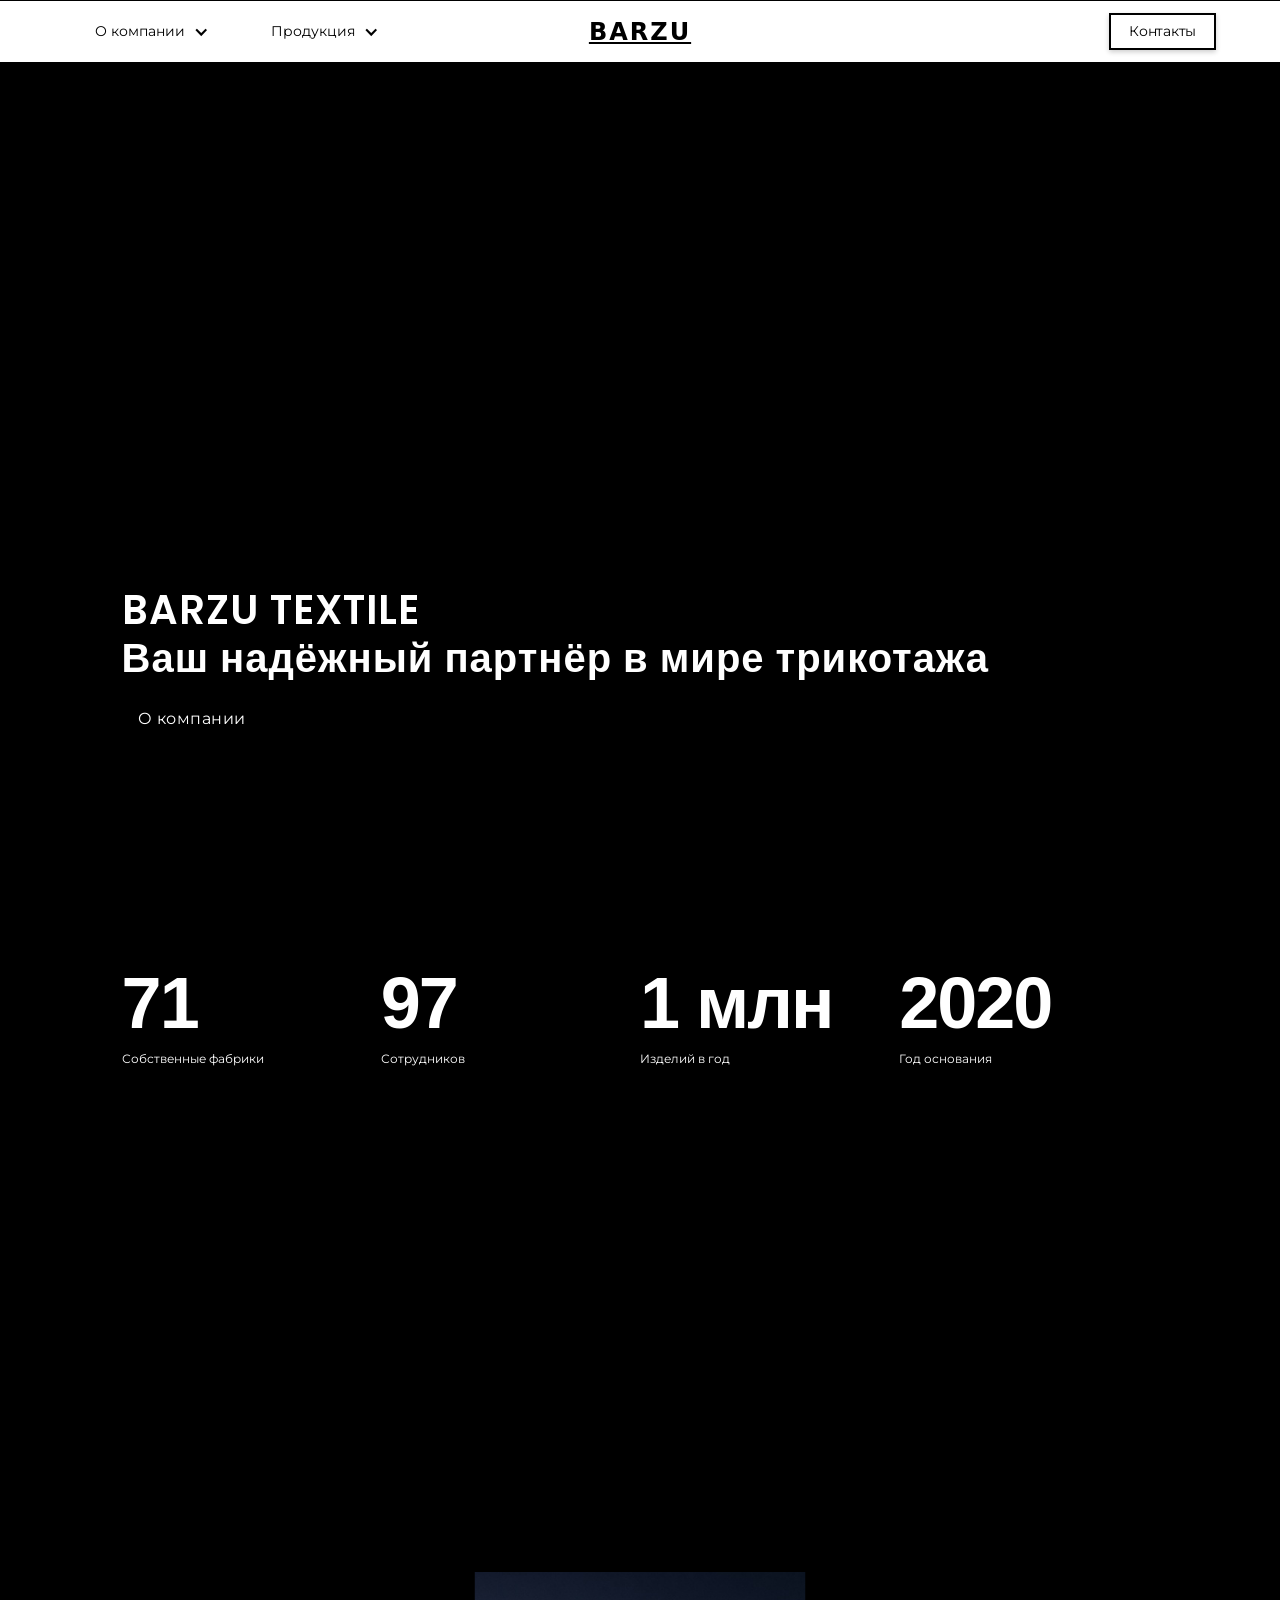
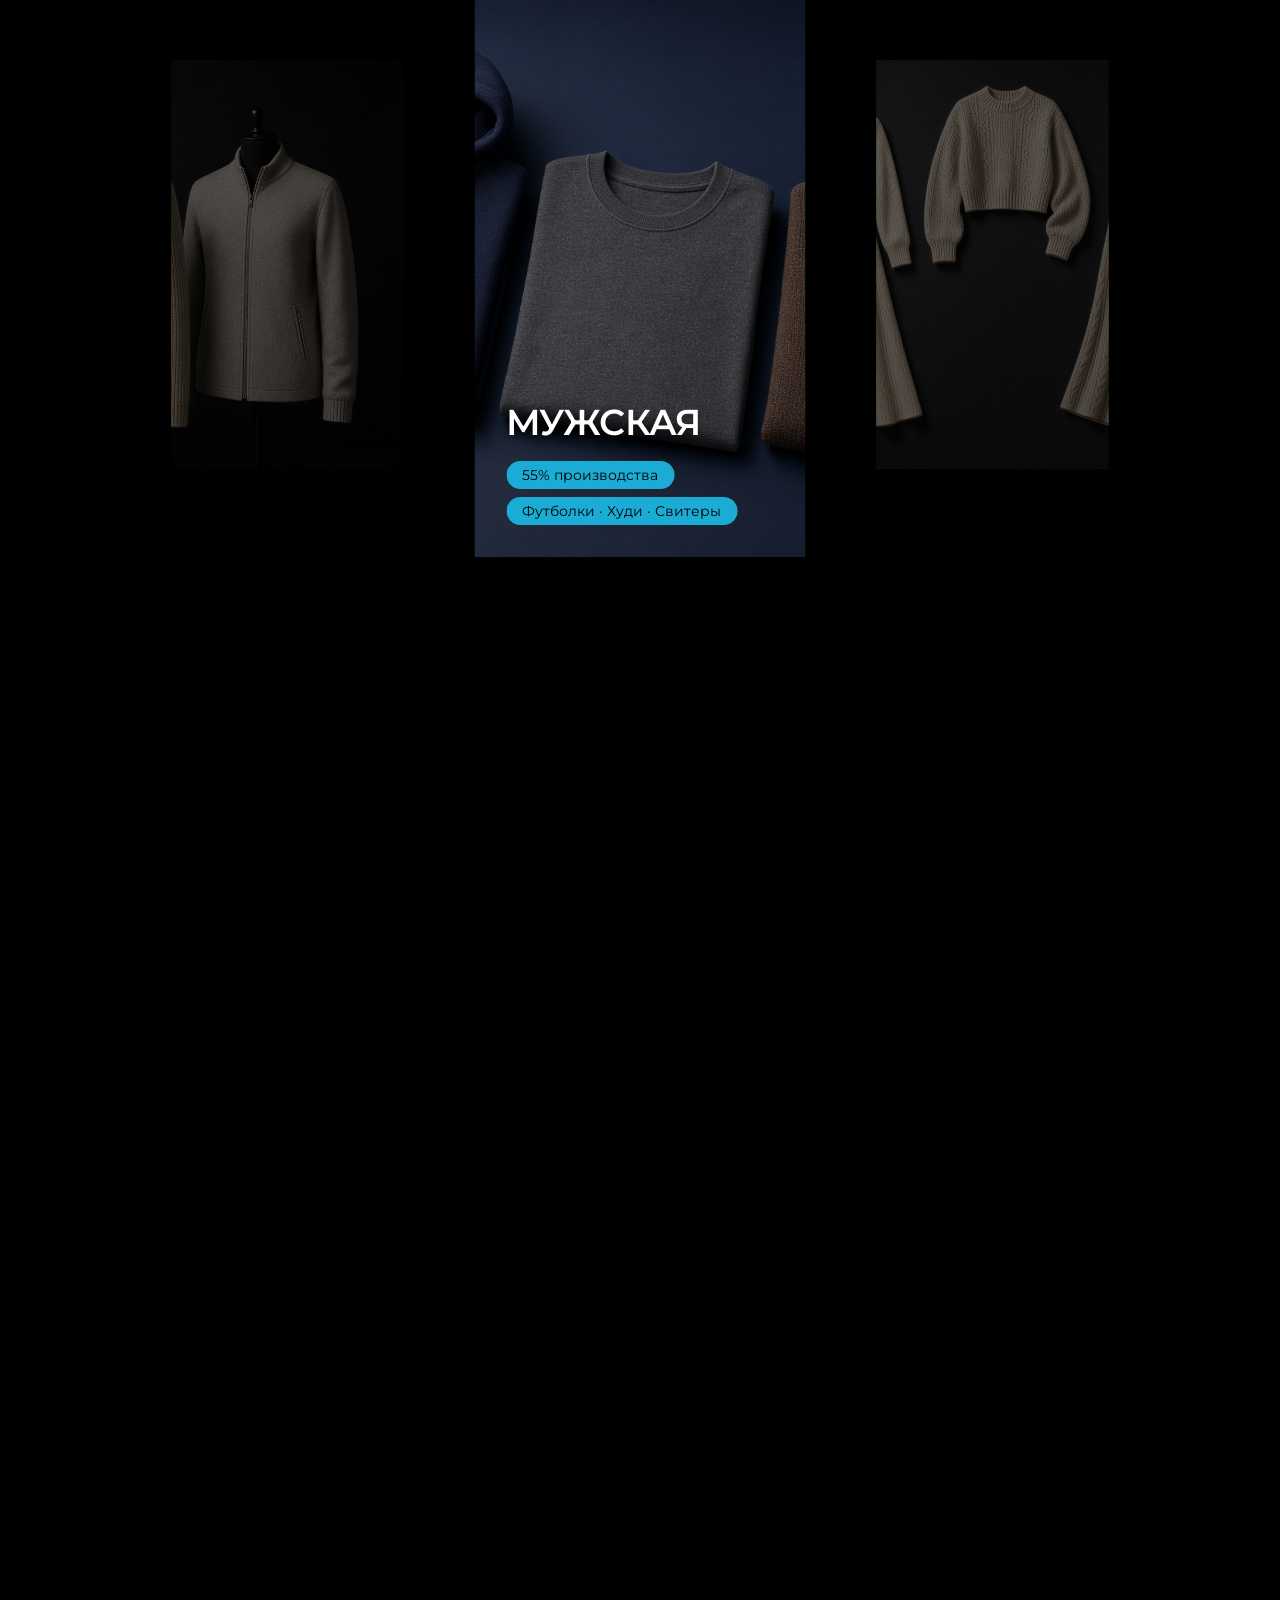
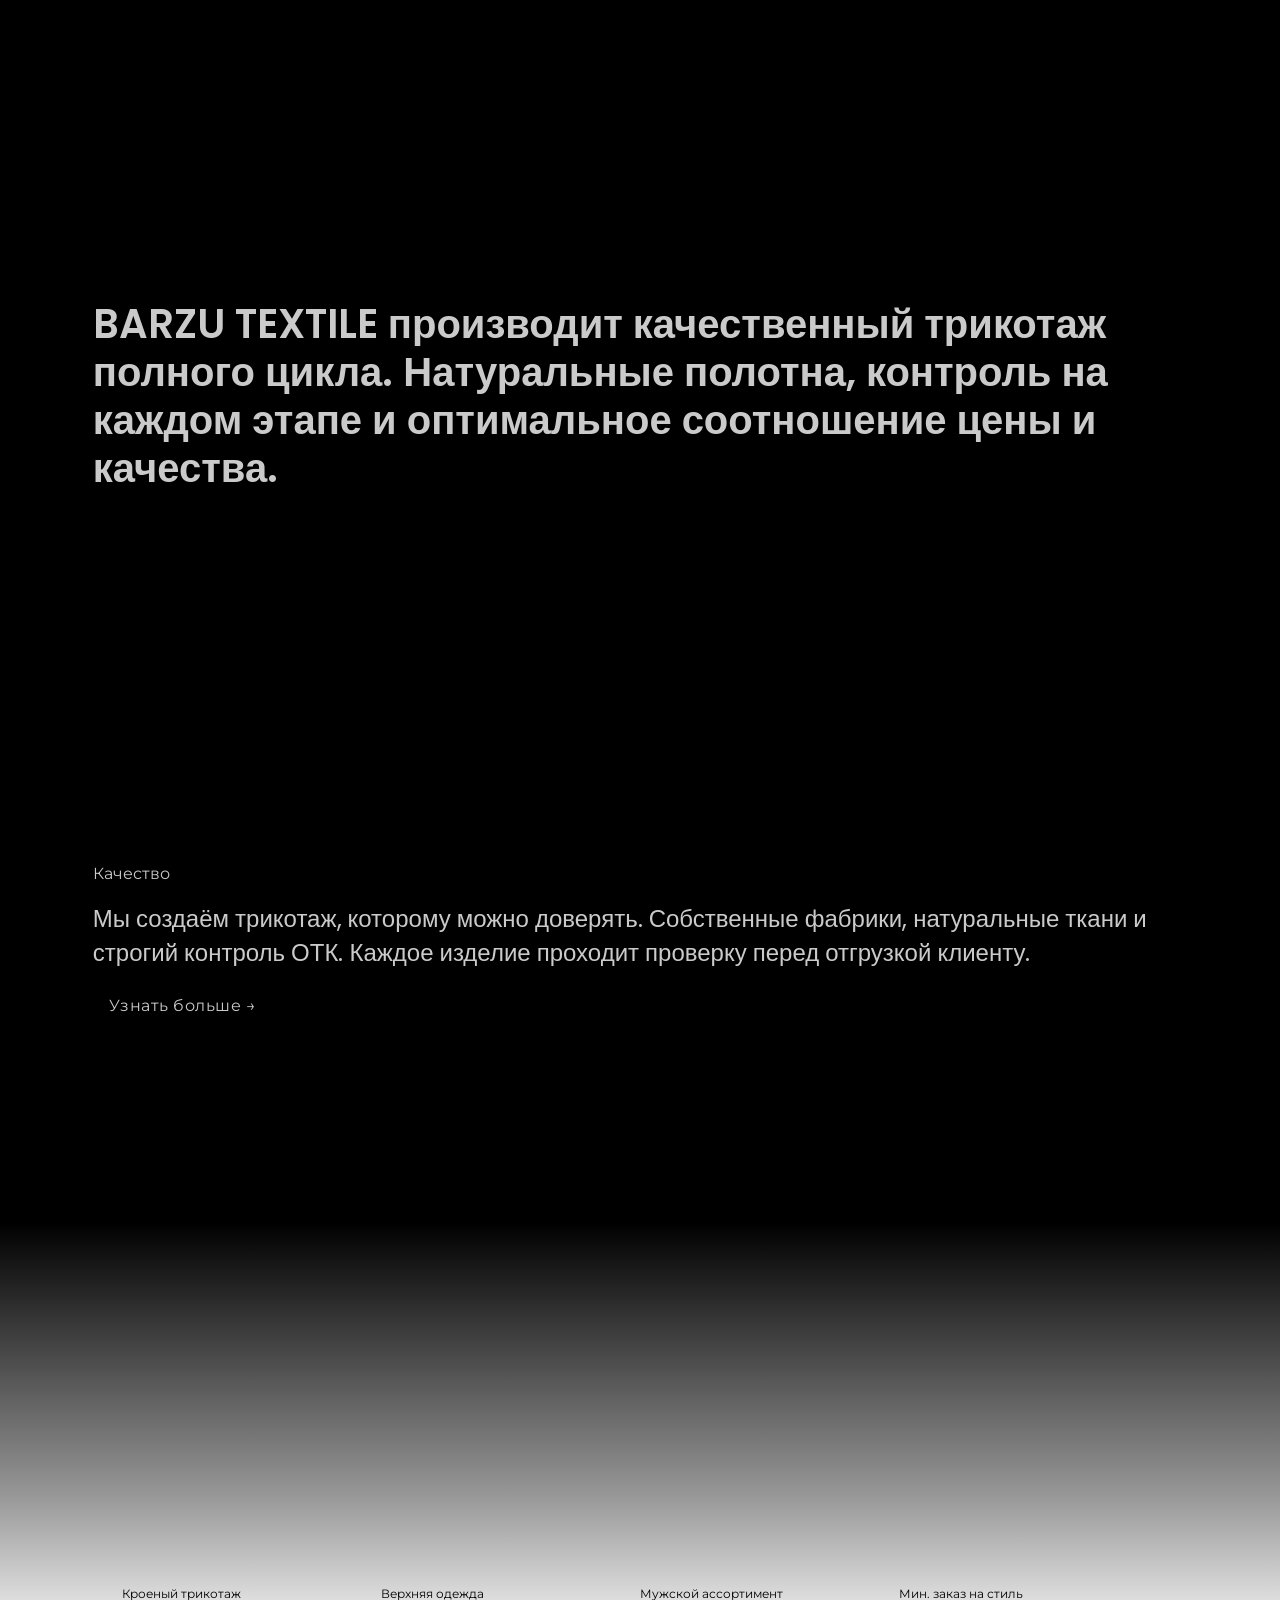
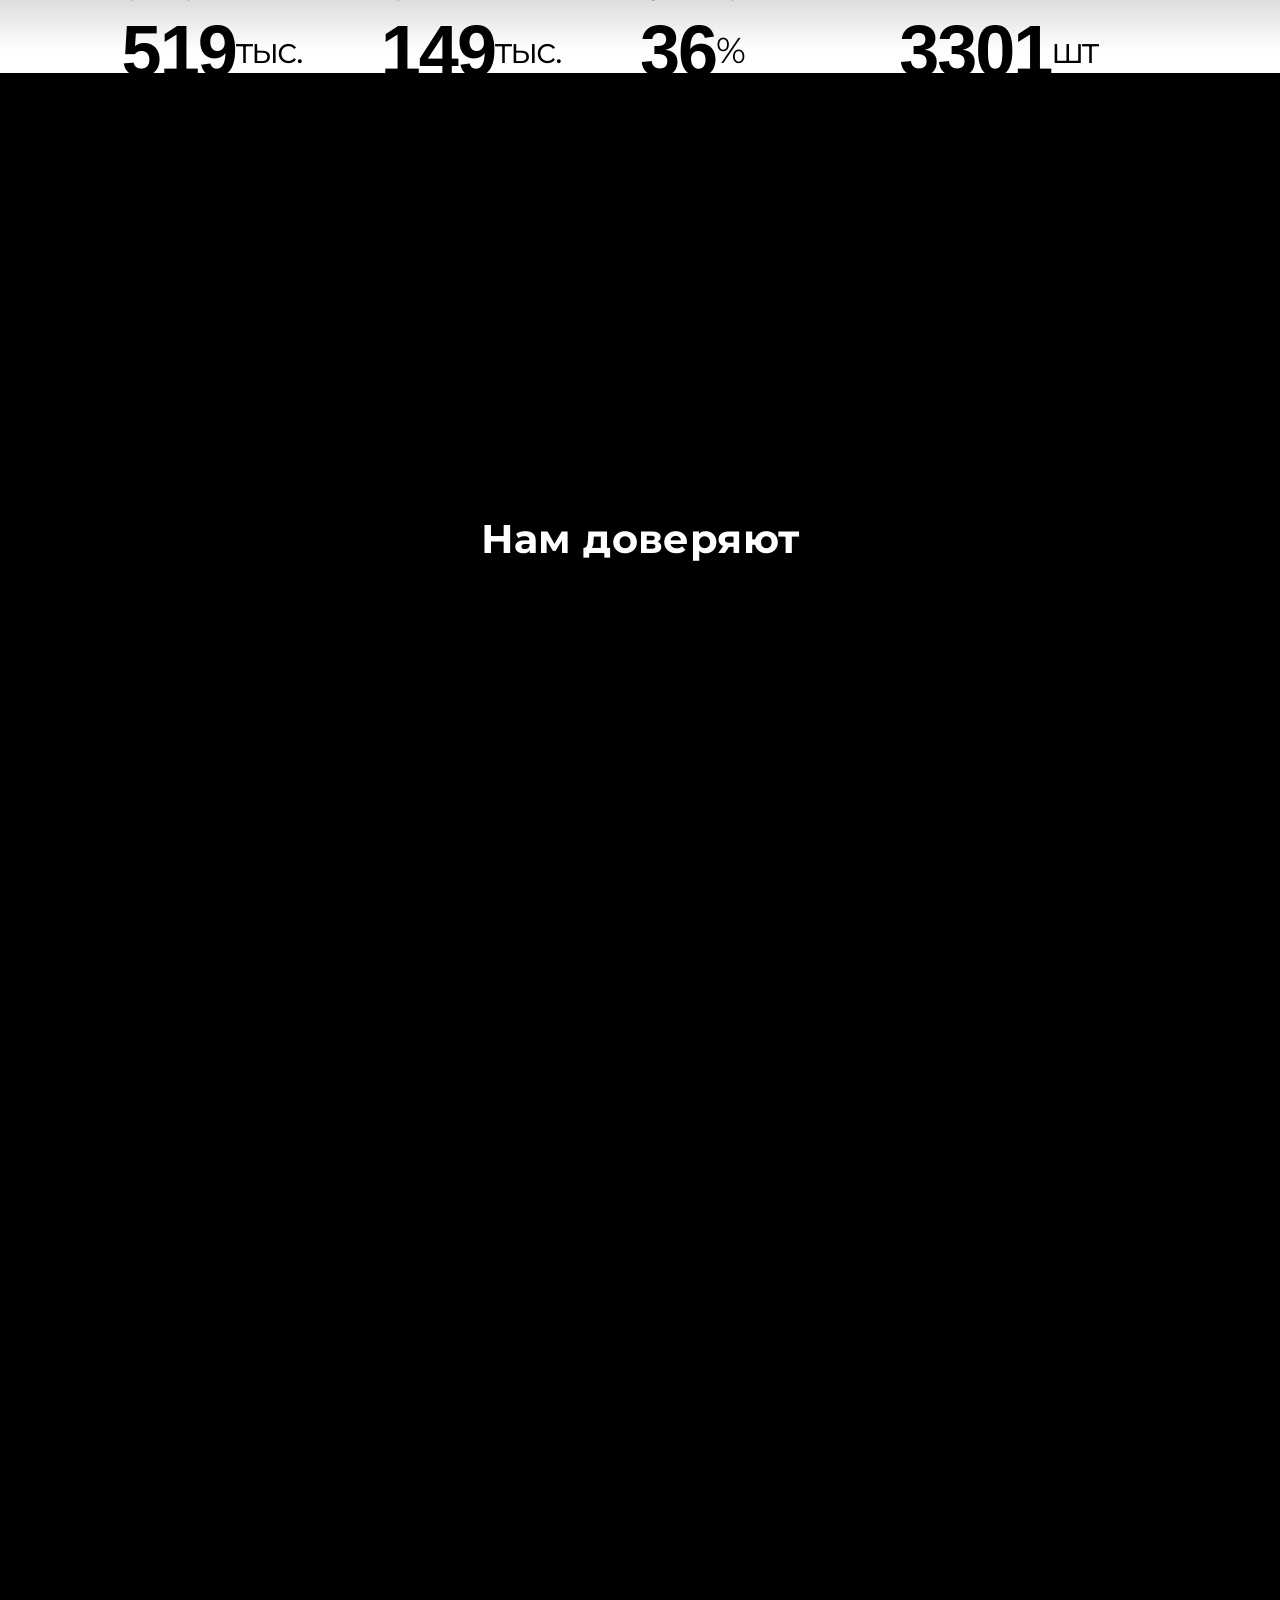
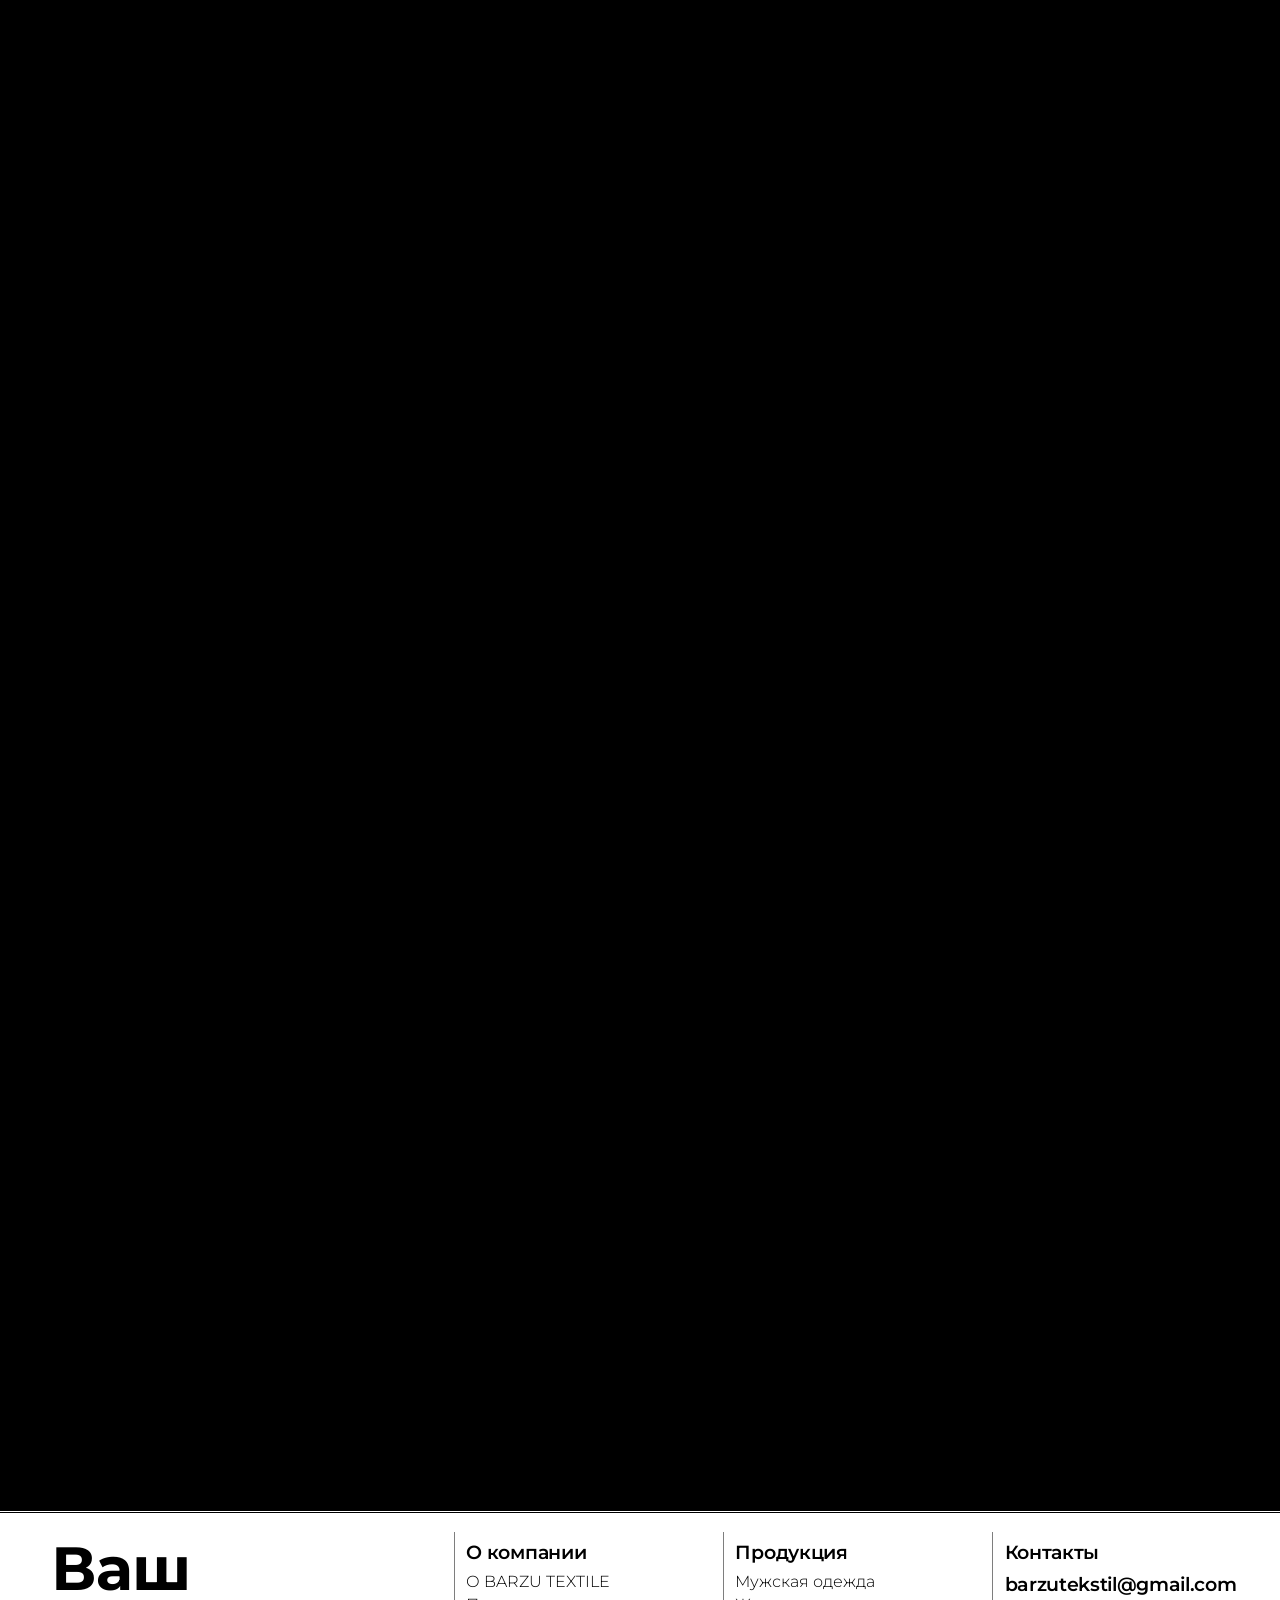
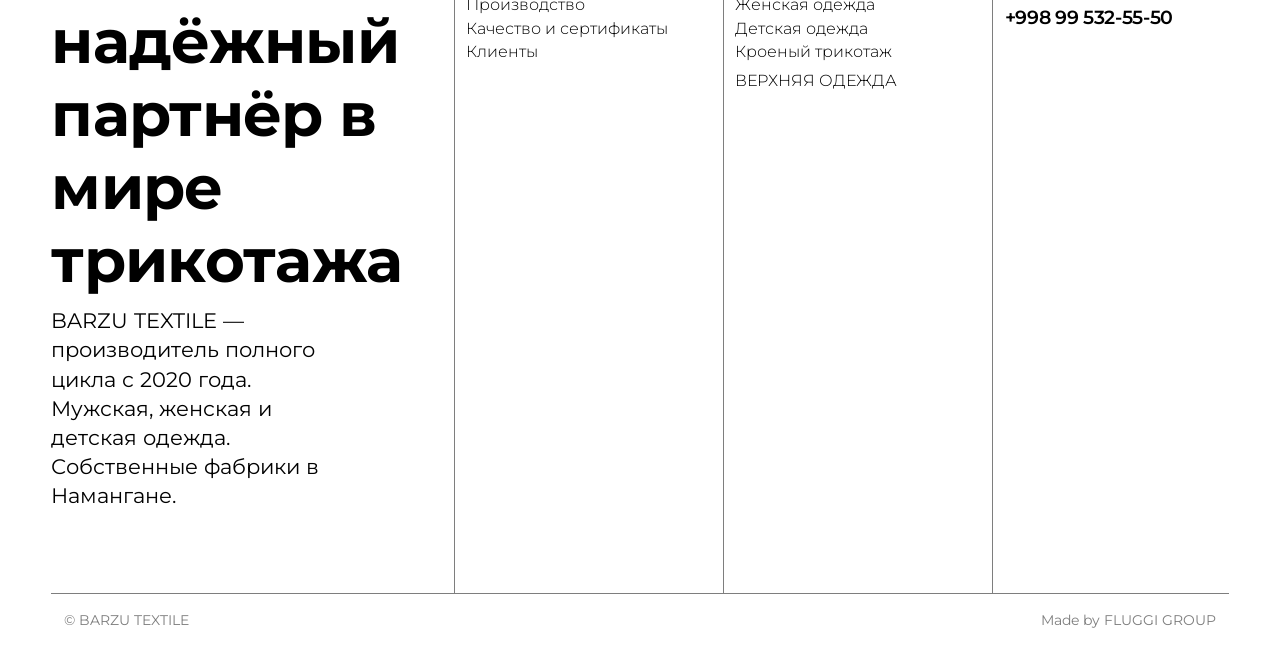
<file: main.html>
<!DOCTYPE html>
<!-- Last Published: Fri Nov 14 2025 13:03:31 GMT+0000 (Coordinated Universal Time) -->
<html data-wf-domain="www.flyingtex.com" data-wf-page="649a4887c6bc0ffcc9486dfa" data-wf-site="649a4887c6bc0ffcc9486e3f" lang="en">
<head>
<meta charset="utf-8"/>
<link href="https://cdn.prod.website-files.com" rel="preconnect" crossorigin="anonymous"/>
<title>Barzu in The Textile Industry</title>
<meta content="Barzu" name="description"/>
<meta content="Barzu in The Textile Industry" property="og:title"/>
<meta content="Barzu" property="og:description"/>
<meta content="Barzu in The Textile Industry" name="twitter:title"/>
<meta content="Barzu" name="twitter:description"/>
<meta property="og:type" content="website"/>
<meta content="summary_large_image" name="twitter:card"/>
<meta content="width=device-width, initial-scale=1" name="viewport"/>
<link href="./css/webflow.css" rel="stylesheet" type="text/css"/>
<style>@media (min-width:992px) {html.w-mod-js:not(.w-mod-ix) [data-w-id="01cff26a-8171-a254-9452-f27060ac463c"] {-webkit-transform:translate3d(0, 30%, 0) scale3d(1, 1, 1) rotateX(0) rotateY(0) rotateZ(0) skew(0, 0);-moz-transform:translate3d(0, 30%, 0) scale3d(1, 1, 1) rotateX(0) rotateY(0) rotateZ(0) skew(0, 0);-ms-transform:translate3d(0, 30%, 0) scale3d(1, 1, 1) rotateX(0) rotateY(0) rotateZ(0) skew(0, 0);transform:translate3d(0, 30%, 0) scale3d(1, 1, 1) rotateX(0) rotateY(0) rotateZ(0) skew(0, 0);opacity:0;}}@media (max-width:991px) and (min-width:768px) {html.w-mod-js:not(.w-mod-ix) [data-w-id="01cff26a-8171-a254-9452-f27060ac463c"] {-webkit-transform:translate3d(0, 15%, 0) scale3d(1, 1, 1) rotateX(0) rotateY(0) rotateZ(0) skew(0, 0);-moz-transform:translate3d(0, 15%, 0) scale3d(1, 1, 1) rotateX(0) rotateY(0) rotateZ(0) skew(0, 0);-ms-transform:translate3d(0, 15%, 0) scale3d(1, 1, 1) rotateX(0) rotateY(0) rotateZ(0) skew(0, 0);transform:translate3d(0, 15%, 0) scale3d(1, 1, 1) rotateX(0) rotateY(0) rotateZ(0) skew(0, 0);opacity:0;}}@media (max-width:767px) and (min-width:480px) {html.w-mod-js:not(.w-mod-ix) [data-w-id="01cff26a-8171-a254-9452-f27060ac463c"] {-webkit-transform:translate3d(0, 15%, 0) scale3d(1, 1, 1) rotateX(0) rotateY(0) rotateZ(0) skew(0, 0);-moz-transform:translate3d(0, 15%, 0) scale3d(1, 1, 1) rotateX(0) rotateY(0) rotateZ(0) skew(0, 0);-ms-transform:translate3d(0, 15%, 0) scale3d(1, 1, 1) rotateX(0) rotateY(0) rotateZ(0) skew(0, 0);transform:translate3d(0, 15%, 0) scale3d(1, 1, 1) rotateX(0) rotateY(0) rotateZ(0) skew(0, 0);opacity:0;}}@media (max-width:479px) {html.w-mod-js:not(.w-mod-ix) [data-w-id="01cff26a-8171-a254-9452-f27060ac463c"] {-webkit-transform:translate3d(0, 15%, 0) scale3d(1, 1, 1) rotateX(0) rotateY(0) rotateZ(0) skew(0, 0);-moz-transform:translate3d(0, 15%, 0) scale3d(1, 1, 1) rotateX(0) rotateY(0) rotateZ(0) skew(0, 0);-ms-transform:translate3d(0, 15%, 0) scale3d(1, 1, 1) rotateX(0) rotateY(0) rotateZ(0) skew(0, 0);transform:translate3d(0, 15%, 0) scale3d(1, 1, 1) rotateX(0) rotateY(0) rotateZ(0) skew(0, 0);opacity:0;}}</style>
<script src="./js/webfont.js" type="text/javascript">
</script>
<script type="text/javascript">WebFont.load({  google: {    families: ["Montserrat:100,100italic,200,200italic,300,300italic,400,400italic,500,500italic,600,600italic,700,700italic,800,800italic,900,900italic","Oswald:200,300,400,500,600,700","Open Sans:300,300italic,400,400italic,600,600italic,700,700italic,800,800italic","Poppins:regular,500,600"]  }});</script>
<link href="https://cdn.prod.website-files.com/649a4887c6bc0ffcc9486e3f/649a4887c6bc0ffcc9486e95_Icon_s.png" rel="shortcut icon" type="image/x-icon"/>
<link href="https://cdn.prod.website-files.com/649a4887c6bc0ffcc9486e3f/649a4887c6bc0ffcc9486e49_Icon_l.png" rel="apple-touch-icon"/>
<style>
  ::selection {
    color: white;
    background-color: #1aacd4;
  }
  
</style>

<style>
  .main_content {
    transition: background-color 0.75s ease;
    background-color: #000000;
  }
  .color-white {
    background-color: #ffffff;
  }
  .color-black {
    background-color: #000000;
  }
  .color-green {
    background-color: #c3ff56;
  }
  </style>
</script>
<script type="text/javascript">window.__WEBFLOW_CURRENCY_SETTINGS = {"currencyCode":"USD","symbol":"$","decimal":".","fractionDigits":2,"group":",","template":"{{wf {\"path\":\"symbol\",\"type\":\"PlainText\"} }} {{wf {\"path\":\"amount\",\"type\":\"CommercePrice\"} }} {{wf {\"path\":\"currencyCode\",\"type\":\"PlainText\"} }}","hideDecimalForWholeNumbers":false};</script>
</head>
  <body class="body">
    <div class="page-wrapper">
      <div class="global-styles w-embed">
        <style>
          /* Make text look crisper and more legible in all browsers */
          body {
            -webkit-font-smoothing: antialiased;
            -moz-osx-font-smoothing: grayscale;
            font-smoothing: antialiased;
            text-rendering: optimizeLegibility;
          }

          /* Focus state style for keyboard navigation for the focusable elements */
          *[tabindex]:focus-visible,
          input[type="file"]:focus-visible {
            outline: 0.125rem solid #4d65ff;
            outline-offset: 0.125rem;
          }

          /* Get rid of top margin on first element in any rich text element */
          .w-richtext > :not(div):first-child, .w-richtext > div:first-child > :first-child {
            margin-top: 0 !important;
          }

          /* Get rid of bottom margin on last element in any rich text element */
          .w-richtext>:last-child, .w-richtext ol li:last-child, .w-richtext ul li:last-child {
            margin-bottom: 0 !important;
          }

          /* Prevent all click and hover interaction with an element */
          .pointer-events-off {
            pointer-events: none;
          }

          /* Enables all click and hover interaction with an element */
          .pointer-events-on {
            pointer-events: auto;
          }

          /* Create a class of .div-square which maintains a 1:1 dimension of a div */
          .div-square::after {
            content: "";
            display: block;
            padding-bottom: 100%;
          }

          /* Make sure containers never lose their center alignment */
          .container-medium,.container-small, .container-large {
            margin-right: auto !important;
            margin-left: auto !important;
          }

          /* Apply "..." after 3 lines of text */
          .text-style-3lines {
            display: -webkit-box;
            overflow: hidden;
            -webkit-line-clamp: 3;
            -webkit-box-orient: vertical;
          }

          /* Apply "..." after 2 lines of text */
          .text-style-2lines {
            display: -webkit-box;
            overflow: hidden;
            -webkit-line-clamp: 2;
            -webkit-box-orient: vertical;
          }

          /* Adds inline flex display */
          .display-inlineflex {
            display: inline-flex;
          }

          /* These classes are never overwritten */
          .hide {
            display: none !important;
          }

          @media screen and (min-width: 768px) and (max-width: 991px) {
            .hide, .hide-tablet{
              display: none !important;
            }
          }

          @media screen and (min-width: 480px) and (max-width: 767px) {
            .hide, .hide-tablet{
              display: none !important;
            }
          }

          @media screen and (max-width: 479px) {
            .hide, .hide-tablet{
              display: none !important;
            }
          }

          @media screen and (max-width: 767px){
            .hide-mobile-landscape{
              display: none !important;
            }
          }
          @media screen and (max-width: 479px){
            .hide-mobile{
              display: none !important;
            }
          }

          .margin-0 {
            margin: 0rem !important;
          }

          .padding-0 {
          padding: 0rem !important;
          }

          .spacing-clean {
          padding: 0rem !important;
          margin: 0rem !important;
          }

          .margin-top {
          margin-right: 0rem !important;
          margin-bottom: 0rem !important;
          margin-left: 0rem !important;
          }

          .padding-top {
          padding-right: 0rem !important;
          padding-bottom: 0rem !important;
          padding-left: 0rem !important;
          }

          .margin-right {
          margin-top: 0rem !important;
          margin-bottom: 0rem !important;
          margin-left: 0rem !important;
          }

          .padding-right {
          padding-top: 0rem !important;
          padding-bottom: 0rem !important;
          padding-left: 0rem !important;
          }

          .margin-bottom {
          margin-top: 0rem !important;
          margin-right: 0rem !important;
          margin-left: 0rem !important;
          }

          .padding-bottom {
          padding-top: 0rem !important;
          padding-right: 0rem !important;
          padding-left: 0rem !important;
          }

          .margin-left {
          margin-top: 0rem !important;
          margin-right: 0rem !important;
          margin-bottom: 0rem !important;
          }

          .padding-left {
          padding-top: 0rem !important;
          padding-right: 0rem !important;
          padding-bottom: 0rem !important;
          }

          .margin-horizontal {
          margin-top: 0rem !important;
          margin-bottom: 0rem !important;
          }

          .padding-horizontal {
          padding-top: 0rem !important;
          padding-bottom: 0rem !important;
          }

          .margin-vertical {
          margin-right: 0rem !important;
          margin-left: 0rem !important;
          }

          .padding-vertical {
          padding-right: 0rem !important;
          padding-left: 0rem !important;
          }
          :root {
              --linen: #ebe6dd;
          }
        </style>
      </div>
      <main class="main-wrapper">
        <div class="main_content">
          <div class="nav_wrap">
            <div class="page-padding">
              <div data-collapse="medium" data-animation="default" data-duration="400" data-easing="ease" data-easing2="ease" role="banner" class="navigation w-nav">
                <div class="navigation__container is--desktop">
                  <nav role="navigation" class="navigation__menu w-nav-menu">
                    <div data-delay="200" data-hover="true" data-w-id="104289ed-1cb5-513f-dcf5-222805205018" class="navbar_menu-dropdown w-dropdown">
                      <div class="navbar_dropdwn-toggle w-dropdown-toggle">
                        <div class="dropdown-icon w-icon-dropdown-toggle"></div>
                        <h6 class="nav_text nav_link">О компании</h6>
                      </div>
                      <nav class="navbar_dropdown-list w-dropdown-list">
                        <div class="navbar_container">
                          <div class="navbar_dropdown-content">
                            <div class="navbar_dropdown-content-left">
                              <div data-delay="0" data-hover="true" id="w-node-_1259cc5a-d2ed-1d0c-0dc4-850b2ebe1f8e-d83af837" class="nav_dropdown w-dropdown">
                                <div class="navlink drop w-dropdown-toggle">
                                  <div class="icon_nav_arrow w-icon-dropdown-toggle"></div>
                                  <h4 class="text-size-regular is-nav">О нас<br /></h4>
                                </div>
                                <nav class="dropdown_nav w-dropdown-list">
                                  <a href="/about.html" class="nav_link-2 drop">О BARZU TEXTILE</a>
                                  <a href="/production.html" class="nav_link-2 drop">Производство</a>
                                  <a href="/quality.html" class="nav_link-2 drop">Качество и сертификаты</a>
                                </nav>
                              </div>
                              <div id="w-node-_104289ed-1cb5-513f-dcf5-222805205032-d83af837" class="navbar_dropdown-link-list is-flex">
                                <a href="/about.html#clients" class="navlink w-inline-block">
                                  <div class="margin-bottom margin-small signature">
                                    <h4 class="text-size-regular is-nav">Клиенты</h4>
                                  </div>
                                </a>
                              </div>
                            </div>
                          </div>
                        </div>
                      </nav>
                    </div>
                    <div data-delay="200" data-hover="true" data-w-id="31c438d0-07f4-e5b7-942a-a8c597d19d65" class="navbar_menu-dropdown w-dropdown">
                      <div class="navbar_dropdwn-toggle w-dropdown-toggle">
                        <div class="dropdown-icon w-icon-dropdown-toggle"></div>
                        <h6 class="nav_text">Продукция</h6>
                      </div>
                      <nav class="navbar_dropdown-list w-dropdown-list">
                        <div class="navbar_container-2">
                          <div class="navbar_dropdown-content-2">
                            <div class="navbar_dropdown-content-left-2">
                              <div id="w-node-_1e73ccca-e64a-b946-af9a-1b75731a1673-d83af837" class="menu-txt-box signature-h-layout sign">
                                <div class="nav-txt signature-pd desk title">
                                  <a href="/product.html" class="nav-white">
                                    Наш<br>ассортимент
                                  </a>
                                </div>
                              </div>
                              <div id="w-node-e1f01e21-58ef-0658-1b3b-f4db79a46fc9-d83af837" class="navbar_dropdown-link-list is-flex h-160">
                                <div class="margin-bottom margin-small nounder">
                                  <a data-w-id="e1f01e21-58ef-0658-1b3b-f4db79a46fcb" href="/product.html" class="link-block-2 w-inline-block">
                                    <div class="nav-6item">
                                      <img sizes="100vw" alt="" src="https://cdn.prod.website-files.com/649a4887c6bc0ffcc9486e3f/649e3fe3864503a635c67771_pdc-01-2.webp" loading="lazy" class="nav-img"/>
                                      <div class="dark-mask-s"></div>
                                    </div>
                                  </a>
                                </div>
                              </div>
                              <div id="w-node-f83d4f6a-c528-9ade-46cc-36fd8f25fd03-d83af837" class="navbar_dropdown-link-list is-flex h-160">
                                <div class="margin-bottom margin-small">
                                  <a data-w-id="f83d4f6a-c528-9ade-46cc-36fd8f25fd05" href="/product.html" class="link-block-2 underline all w-inline-block">
                                    <div class="menu-txt-box underline all">
                                      <div class="pdc-6icon-box alll">
                                        <div class="nav-txt-s">Вся продукция</div>
                                        <div class="arrow-link w-embed">
                                          <svg
                                            width="15"
                                            height="15"
                                            style=""
                                            viewBox="0 0 14 14"
                                            fill="currentColor"
                                            xmlns="http://www.w3.org/2000/svg"
                                          >
                                            <path
                                              d="M1.34209 1.34312L12.6558 12.6568M12.6558 12.6568H4.17052M12.6558 12.6568V4.17154"
                                              stroke="currentColor"
                                              stroke-width="2"
                                              stroke-linecap="round"
                                              stroke-linejoin="round"
                                            ></path>
                                          </svg>
                                        </div>
                                      </div>
                                    </div>
                                  </a>
                                </div>
                              </div>
                              <div
                                id="w-node-c00fe72e-c1f0-7cd0-9fb8-1c51ffb18e88-d83af837"
                                class="navbar_dropdown-link-list is-flex h-160"
                              >
                                <div class="margin-bottom margin-small nounder">
                                  <a
                                    data-w-id="c00fe72e-c1f0-7cd0-9fb8-1c51ffb18e8a"
                                    href="/product.html#men"
                                    class="link-block-2 nav w-inline-block"
                                  >
                                    <div class="nav-6item top">
                                      <img
                                        sizes="100vw"
                                        alt=""
                                        src="./img/mans.jpg"
                                        loading="lazy"
                                        class="nav-img"
                                      />
                                      <div class="dark-mask-s top"></div>
                                      <div class="nav-tag-wrap">
                                        <div
                                          id="w-node-_83aa9fba-9024-50d0-bd11-385c057d880a-d83af837"
                                          class="button-3 nav"
                                        >
                                          <div
                                            id="w-node-_83aa9fba-9024-50d0-bd11-385c057d880b-d83af837"
                                            class="nav-tag"
                                          >
                                            55% производства
                                          </div>
                                        </div>
                                        <div class="button-3 nav">
                                          <div
                                            id="w-node-d94b6dee-8259-90df-789c-60def50d5978-d83af837"
                                            class="nav-tag"
                                          >
                                            Футболки · Худи · Свитеры
                                          </div>
                                        </div>
                                      </div>
                                    </div>
                                  </a>
                                </div>
                              </div>
                              <div
                                id="w-node-_2154a5d5-9499-8bb3-9595-cfbcc3e65a98-d83af837"
                                class="navbar_dropdown-link-list is-flex h-160"
                              >
                                <div class="margin-bottom margin-small">
                                  <a
                                    data-w-id="2154a5d5-9499-8bb3-9595-cfbcc3e65a9a"
                                    href="/product.html#men"
                                    class="link-block-2 underline w-inline-block"
                                  >
                                    <div class="menu-txt-box underline">
                                      <div class="pdc-6icon-box">
                                        <div id="w-node-_2154a5d5-9499-8bb3-9595-cfbcc3e65aa1-d83af837" class="nav-txt-s">
                                        Мужская
                                        </div>
                                      </div>
                                    </div>
                                  </a>
                                </div>
                              </div>
                              <div
                                id="w-node-c00fe72e-c1f0-7cd0-9fb8-1c51ffb18e96-d83af837"
                                class="navbar_dropdown-link-list is-flex h-160"
                              >
                                <div class="margin-bottom margin-small nounder">
                                  <a
                                    data-w-id="c00fe72e-c1f0-7cd0-9fb8-1c51ffb18e98"
                                    href="/product.html#women"
                                    class="link-block-2 nav w-inline-block"
                                  >
                                    <div class="nav-6item">
                                      <img sizes="100vw" alt="" src="./img/women.jpg" loading="lazy" class="nav-img"/>
                                      <div class="dark-mask-s"></div>
                                      <div class="nav-tag-wrap">
                                        <div
                                          id="w-node-_63ceb898-a57c-c1e7-0f80-cc6602d91866-d83af837"
                                          class="button-3 gr nav"
                                        >
                                          <div
                                            id="w-node-_63ceb898-a57c-c1e7-0f80-cc6602d91867-d83af837"
                                            class="nav-tag"
                                          >
                                            25% производства
                                          </div>
                                        </div>
                                        <div class="button-3 gr nav">
                                          <div
                                            id="w-node-_63ceb898-a57c-c1e7-0f80-cc6602d9186a-d83af837"
                                            class="nav-tag"
                                          >
                                            Платья · Юбки · Блузки
                                          </div>
                                        </div>
                                      </div>
                                    </div>
                                  </a>
                                </div>
                              </div>
                              <div
                                id="w-node-_023806db-8a43-99a0-5e25-086db16a535c-d83af837"
                                class="navbar_dropdown-link-list is-flex h-160"
                              >
                                <div class="margin-bottom margin-small">
                                  <a
                                    data-w-id="023806db-8a43-99a0-5e25-086db16a535e"
                                    href="/product.html#women"
                                    class="link-block-2 underline w-inline-block"
                                  >
                                    <div class="menu-txt-box underline">
                                      <div class="pdc-6icon-box">
                                        <div
                                          id="w-node-_023806db-8a43-99a0-5e25-086db16a5365-d83af837"
                                          class="nav-txt-s"
                                        >
                                        Женская
                                        </div>
                                      </div>
                                    </div>
                                  </a>
                                </div>
                              </div>
                              <div
                                id="w-node-c00fe72e-c1f0-7cd0-9fb8-1c51ffb18ea7-d83af837"
                                class="navbar_dropdown-link-list is-flex h-160"
                              >
                                <div class="margin-bottom margin-small nounder">
                                  <a
                                    data-w-id="c00fe72e-c1f0-7cd0-9fb8-1c51ffb18ea9"
                                    href="/product.html#kids"
                                    class="link-block-2 nav w-inline-block"
                                  >
                                    <div class="nav-6item">
                                      <img
                                        sizes="100vw"
                                        alt=""
                                        src="./img/kids.jpg"
                                        loading="lazy"
                                        class="nav-img top"
                                      />
                                      <div class="dark-mask-s"></div>
                                      <div class="nav-tag-wrap">
                                        <div
                                          id="w-node-_2c354e81-8cf4-89b2-e30c-db36eaf274d0-d83af837"
                                          class="button-3 nav"
                                        >
                                          <div
                                            id="w-node-_2c354e81-8cf4-89b2-e30c-db36eaf274d1-d83af837"
                                            class="nav-tag"
                                          >
                                            20% производства
                                          </div>
                                        </div>
                                        <div class="button-3 nav">
                                          <div
                                            id="w-node-_2c354e81-8cf4-89b2-e30c-db36eaf274d4-d83af837"
                                            class="nav-tag"
                                          >
                                            Комбинезоны · Костюмы
                                          </div>
                                        </div>
                                      </div>
                                    </div>
                                  </a>
                                </div>
                              </div>
                              <div
                                id="w-node-d760270b-658b-22cd-a673-1ba6772cce69-d83af837"
                                class="navbar_dropdown-link-list is-flex h-160"
                              >
                                <div class="margin-bottom margin-small">
                                  <a
                                    data-w-id="d760270b-658b-22cd-a673-1ba6772cce6b"
                                    href="/product.html#kids"
                                    class="link-block-2 underline w-inline-block"
                                  >
                                    <div class="menu-txt-box underline">
                                      <div class="pdc-6icon-box">
                                        <div
                                          id="w-node-d760270b-658b-22cd-a673-1ba6772cce72-d83af837"
                                          class="nav-txt-s"
                                        >
                                        Детская
                                        </div>
                                      </div>
                                    </div>
                                  </a>
                                </div>
                              </div>
                              <div
                                id="w-node-c00fe72e-c1f0-7cd0-9fb8-1c51ffb18eb8-d83af837"
                                class="navbar_dropdown-link-list is-flex h-160"
                              >
                                <div class="margin-bottom margin-small nounder">
                                  <a
                                    data-w-id="c00fe72e-c1f0-7cd0-9fb8-1c51ffb18eba"
                                    href="/product.html#kroen"
                                    class="link-block-2 w-inline-block"
                                  >
                                    <div class="nav-6item">
                                      <img
                                        sizes="100vw"
                                        alt=""
                                        src="./img/kroen.jpg"
                                        loading="lazy"
                                        class="nav-img"
                                      />
                                      <div class="dark-mask-s"></div>
                                      <div class="nav-tag-wrap">
                                        <div
                                          id="w-node-_0c283f26-79f9-fb4a-6d77-14f8afe3a352-d83af837"
                                          class="button-3 gr nav"
                                        >
                                          <div
                                            id="w-node-_0c283f26-79f9-fb4a-6d77-14f8afe3a353-d83af837"
                                            class="nav-tag"
                                          >
                                            786 240 шт/год
                                          </div>
                                        </div>
                                        <div class="button-3 gr nav">
                                          <div
                                            id="w-node-_0c283f26-79f9-fb4a-6d77-14f8afe3a356-d83af837"
                                            class="nav-tag"
                                          >
                                            Футболки · Поло
                                          </div>
                                        </div>
                                      </div>
                                    </div>
                                  </a>
                                </div>
                              </div>
                              <div
                                id="w-node-_7dcbeb1a-0deb-8545-c159-153fa4a8ba5f-d83af837"
                                class="navbar_dropdown-link-list is-flex h-160"
                              >
                                <div class="margin-bottom margin-small">
                                  <a
                                    data-w-id="7dcbeb1a-0deb-8545-c159-153fa4a8ba61"
                                    href="/product.html#kroen"
                                    class="link-block-2 underline w-inline-block"
                                  >
                                    <div class="menu-txt-box underline">
                                      <div class="pdc-6icon-box">
                                        <div
                                          id="w-node-_7dcbeb1a-0deb-8545-c159-153fa4a8ba68-d83af837"
                                          class="nav-txt-s"
                                        >
                                        КРОЕНЫЙ
                                        </div>
                                      </div>
                                    </div>
                                  </a>
                                </div>
                              </div>
                              <div
                                id="w-node-c00fe72e-c1f0-7cd0-9fb8-1c51ffb18ec9-d83af837"
                                class="navbar_dropdown-link-list is-flex h-160"
                              >
                                <div class="margin-bottom margin-small nounder">
                                  <a
                                    data-w-id="c00fe72e-c1f0-7cd0-9fb8-1c51ffb18ecb"
                                    href="/product.html#updress"
                                    class="link-block-2 w-inline-block"
                                  >
                                    <div class="nav-6item">
                                      <img
                                        sizes="100vw"
                                        alt=""
                                        src="./img/updress.jpg"
                                        loading="lazy"
                                        class="nav-img sat"
                                      />
                                      <div class="dark-mask-s"></div>
                                      <div class="nav-tag-wrap">
                                        <div
                                          id="w-node-_722d6ce9-239c-3f3a-9219-3786a4df7c06-d83af837"
                                          class="button-3 nav"
                                        >
                                          <div
                                            id="w-node-_722d6ce9-239c-3f3a-9219-3786a4df7c07-d83af837"
                                            class="nav-tag"
                                          >
                                            224 640 шт/год
                                          </div>
                                        </div>
                                        <div class="button-3 nav">
                                          <div
                                            id="w-node-_722d6ce9-239c-3f3a-9219-3786a4df7c0a-d83af837"
                                            class="nav-tag"
                                          >
                                            Куртки · Блейзеры
                                          </div>
                                        </div>
                                      </div>
                                    </div>
                                  </a>
                                </div>
                              </div>
                              <div
                                id="w-node-_450743dd-bf63-ebb1-a7c9-0f2283382c4d-d83af837"
                                class="navbar_dropdown-link-list is-flex h-160"
                              >
                                <div class="margin-bottom margin-small">
                                  <a
                                    data-w-id="450743dd-bf63-ebb1-a7c9-0f2283382c4f"
                                    href="/product.html#updress"
                                    class="link-block-2 underline w-inline-block"
                                  >
                                    <div class="menu-txt-box underline">
                                      <div class="pdc-6icon-box">
                                        <div
                                          id="w-node-_450743dd-bf63-ebb1-a7c9-0f2283382c56-d83af837"
                                          class="nav-txt-s"
                                        >
                                        ВЕРХНЯЯ
                                        </div>
                                      </div>
                                    </div>
                                  </a>
                                </div>
                              </div>
                            </div>
                          </div>
                        </div>
                        <div class="navbar_container-2 mob">
                          <div class="navbar_dropdown-content-2">
                            <div class="navbar_dropdown-content-left-2">
                        
                              <div class="menu-txt-box signature-h-layout sign">
                                <div class="nav-txt signature-pd desk title">
                                  <a href="#products" class="nav-white">
                                    Наш<br>ассортимент
                                  </a>
                                </div>
                                <div class="nav-txt signature-pd mob">Наш ассортимент</div>
                              </div>
                        
                              <!-- Вся продукция -->
                              <div class="navbar_dropdown-link-list is-flex h-160">
                                <div class="margin-bottom margin-small">
                                  <a href="#products" class="link-block-2 underline all w-inline-block">
                                    <div class="menu-txt-box underline all">
                                      <div class="pdc-6icon-box alll">
                                        <div class="nav-txt-s">Вся продукция</div>
                                      </div>
                                    </div>
                                  </a>
                                </div>
                              </div>
                        
                              <!-- Мужская -->
                              <div class="navbar_dropdown-link-list is-flex h-160">
                                <div class="margin-bottom margin-small nounder">
                                  <a href="#products" class="link-block-2 nav w-inline-block">
                                    <div class="nav-6item top">
                                      <img src="./img/mans.jpg" loading="lazy" alt="Мужская" class="nav-img" style="width:100%;height:100%;object-fit:cover;">
                                      <div class="dark-mask-s top"></div>
                                      <div class="nav-tag-wrap">
                                        <div class="button-3 nav">
                                          <div class="nav-tag">55% производства</div>
                                        </div>
                                        <div class="button-3 nav">
                                          <div class="nav-tag">Футболки · Худи · Свитеры</div>
                                        </div>
                                      </div>
                                    </div>
                                  </a>
                                </div>
                              </div>
                              <div class="navbar_dropdown-link-list is-flex h-160">
                                <div class="margin-bottom margin-small">
                                  <a href="#products" class="link-block-2 underline w-inline-block">
                                    <div class="menu-txt-box underline">
                                      <div class="pdc-6icon-box">
                                        <div class="nav-txt-s">Мужская</div>
                                      </div>
                                    </div>
                                  </a>
                                </div>
                              </div>
                        
                              <!-- Женская -->
                              <div class="navbar_dropdown-link-list is-flex h-160">
                                <div class="margin-bottom margin-small nounder">
                                  <a href="#products" class="link-block-2 nav w-inline-block">
                                    <div class="nav-6item">
                                      <img src="./img/women.jpg" loading="lazy" alt="Женская" class="nav-img" style="width:100%;height:100%;object-fit:cover;">
                                      <div class="dark-mask-s"></div>
                                      <div class="nav-tag-wrap">
                                        <div class="button-3 gr nav">
                                          <div class="nav-tag">25% производства</div>
                                        </div>
                                        <div class="button-3 gr nav">
                                          <div class="nav-tag">Платья · Юбки · Блузки</div>
                                        </div>
                                      </div>
                                    </div>
                                  </a>
                                </div>
                              </div>
                              <div class="navbar_dropdown-link-list is-flex h-160">
                                <div class="margin-bottom margin-small">
                                  <a href="#products" class="link-block-2 underline w-inline-block">
                                    <div class="menu-txt-box underline">
                                      <div class="pdc-6icon-box">
                                        <div class="nav-txt-s">Женская</div>
                                      </div>
                                    </div>
                                  </a>
                                </div>
                              </div>
                        
                              <!-- Детская -->
                              <div class="navbar_dropdown-link-list is-flex h-160">
                                <div class="margin-bottom margin-small nounder">
                                  <a href="#products" class="link-block-2 nav w-inline-block">
                                    <div class="nav-6item">
                                      <img src="./img/kids.jpg" loading="lazy" alt="Детская" class="nav-img top" style="width:100%;height:100%;object-fit:cover;">
                                      <div class="dark-mask-s"></div>
                                      <div class="nav-tag-wrap">
                                        <div class="button-3 nav">
                                          <div class="nav-tag">20% производства</div>
                                        </div>
                                        <div class="button-3 nav">
                                          <div class="nav-tag">Комбинезоны · Костюмы</div>
                                        </div>
                                      </div>
                                    </div>
                                  </a>
                                </div>
                              </div>
                              <div class="navbar_dropdown-link-list is-flex h-160">
                                <div class="margin-bottom margin-small">
                                  <a href="#products" class="link-block-2 underline w-inline-block">
                                    <div class="menu-txt-box underline">
                                      <div class="pdc-6icon-box">
                                        <div class="nav-txt-s">Детская</div>
                                      </div>
                                    </div>
                                  </a>
                                </div>
                              </div>
                        
                              <!-- Кроеный -->
                              <div class="navbar_dropdown-link-list is-flex h-160">
                                <div class="margin-bottom margin-small nounder">
                                  <a href="#products" class="link-block-2 w-inline-block">
                                    <div class="nav-6item">
                                      <img src="./img/kroen.jpg" loading="lazy" alt="Кроеный" class="nav-img" style="width:100%;height:100%;object-fit:cover;">
                                      <div class="dark-mask-s"></div>
                                      <div class="nav-tag-wrap">
                                        <div class="button-3 gr nav">
                                          <div class="nav-tag">786 240 шт/год</div>
                                        </div>
                                        <div class="button-3 gr nav">
                                          <div class="nav-tag">Футболки · Поло</div>
                                        </div>
                                      </div>
                                    </div>
                                  </a>
                                </div>
                              </div>
                              <div class="navbar_dropdown-link-list is-flex h-160">
                                <div class="margin-bottom margin-small">
                                  <a href="#products" class="link-block-2 underline w-inline-block">
                                    <div class="menu-txt-box underline">
                                      <div class="pdc-6icon-box">
                                        <div class="nav-txt-s">КРОЕНЫЙ</div>
                                      </div>
                                    </div>
                                  </a>
                                </div>
                              </div>
                        
                              <!-- Верхняя -->
                              <div class="navbar_dropdown-link-list is-flex h-160">
                                <div class="margin-bottom margin-small nounder">
                                  <a href="#products" class="link-block-2 w-inline-block">
                                    <div class="nav-6item">
                                      <img src="./img/updress.jpg" loading="lazy" alt="Верхняя" class="nav-img sat" style="width:100%;height:100%;object-fit:cover;">
                                      <div class="dark-mask-s"></div>
                                      <div class="nav-tag-wrap">
                                        <div class="button-3 nav">
                                          <div class="nav-tag">224 640 шт/год</div>
                                        </div>
                                        <div class="button-3 nav">
                                          <div class="nav-tag">Куртки · Блейзеры</div>
                                        </div>
                                      </div>
                                    </div>
                                  </a>
                                </div>
                              </div>
                              <div class="navbar_dropdown-link-list is-flex h-160">
                                <div class="margin-bottom margin-small">
                                  <a href="#products" class="link-block-2 underline w-inline-block">
                                    <div class="menu-txt-box underline">
                                      <div class="pdc-6icon-box">
                                        <div class="nav-txt-s">ВЕРХНЯЯ</div>
                                      </div>
                                    </div>
                                  </a>
                                </div>
                              </div>
                        
                            </div>
                          </div>
                        </div>
                      </nav>
                    </div>
                    <a href="/contact.html" class="navigation__button__main btn mob w-inline-block">
                      <h6 class="nav_text bold">Контакты</h6>
                    </a>
                  </nav>
                  <a href="main.html" aria-current="page" class="logo__link w-inline-block w--current">
                    <strong style="font-size: 1.5rem; letter-spacing: 2px; font-weight: 700;">BARZU</strong>
                  </a>
                  <div class="div-block">
                    <a href="/contact.html" class="navigation__button__main btn navi w-inline-block">
                      <h6 class="nav_text">Контакты</h6>
                    </a>
                  </div>
                  <div class="navigation__wrapper">
                    <div class="menu__button w-nav-button">
                      <div class="icon-3 w-icon-nav-menu"></div>
                    </div>
                  </div>
                  <div class="calendar-modal-wraper">
                    <div class="calendar-list">
                      <div class="w-embed">
                        <style>
                          .event-list-wraper::-webkit-scrollbar {
                            width: 5px;
                            height: 100%;
                          }
                          .event-list-wraper::-webkit-scrollbar-track {
                            background-color: rgba(0, 0, 0, 0.05);
                            -webkit-border-radius: 200px;
                            border-radius: 200px;
                          }

                          .event-list-wraper::-webkit-scrollbar-thumb {
                            -webkit-border-radius: 200px;
                            border-radius: 200px;
                            background: rgb(255, 255, 255);
                          }
                        </style>
                      </div>
                      <a data-w-id="36c29e34-191e-0fb8-c28f-82e8a5020d87" href="#" class="close-btn">x</a>
                      <div class="event-list">
                        <h4 class="heading-6 light">Booking Event</h4>
                        <div class="w-dyn-list">
                          <div role="list" class="event-list-wraper w-dyn-items">
                            <div role="listitem" class="event-item-content w-dyn-item">
                              <div class="event-content-all">
                                <div class="event-title">
                                  <h3 class="event-title">Performance Days - Munich</h3>
                                  <h5 class="event-location">
                                    Booth #O03, Hall A2, Entrance West, Messe München, Am Messesee 6, 81829 München,
                                    Germany
                                  </h5>
                                  <h5 class="event-timezone">
                                    <a href="https://en.wikipedia.org/wiki/Asia/Taipei">Asia/Taipei</a>
                                  </h5>
                                </div>
                                <div class="event-date">
                                  <h6 class="event-start">Oct 29, 2025</h6>
                                  <div class="divider-ver"></div>
                                  <h6 class="event-end">Oct 30, 2025</h6>
                                </div>
                              </div>
                              <div class="add2calendar_wrap">
                                <div class="event-link white noline">Add to:</div>
                                <a href="#" class="event-link">Booking now</a>
                              </div>
                            </div>
                            <div role="listitem" class="event-item-content w-dyn-item">
                              <div class="event-content-all">
                                <div class="event-title">
                                  <h3 class="event-title">Performance Days - Munich</h3>
                                  <h5 class="event-location">
                                    Booth #O03, Hall C4-C5, Messe München, Am Messesee 2, 81829 München, Germany
                                  </h5>
                                  <h5 class="event-timezone">
                                    <a href="https://en.wikipedia.org/wiki/Asia/Taipei">Asia/Taipei</a>
                                  </h5>
                                </div>
                                <div class="event-date">
                                  <h6 class="event-start">Mar 5, 2025</h6>
                                  <div class="divider-ver"></div>
                                  <h6 class="event-end">Mar 6, 2025</h6>
                                </div>
                              </div>
                              <div class="add2calendar_wrap">
                                <div class="event-link white noline">Add to:</div>
                                <a href="#" class="event-link">Booking now</a>
                              </div>
                            </div>
                            <div role="listitem" class="event-item-content w-dyn-item">
                              <div class="event-content-all">
                                <div class="event-title">
                                  <h3 class="event-title">PGA Show 2025</h3>
                                  <h5 class="event-location">
                                    Stand #4489 Orange County Convention Center, Orlando, FL 32819, United States
                                  </h5>
                                  <h5 class="event-timezone">
                                    <a href="https://en.wikipedia.org/wiki/Asia/Taipei">Asia/Taipei</a>
                                  </h5>
                                </div>
                                <div class="event-date">
                                  <h6 class="event-start">Jan 22, 2025</h6>
                                  <div class="divider-ver"></div>
                                  <h6 class="event-end">Jan 24, 2025</h6>
                                </div>
                              </div>
                              <div class="add2calendar_wrap">
                                <div class="event-link white noline">Add to:</div>
                                <a
                                  href="https://tidycal.com/flyingtex/pga-show-2025"
                                  target="_blank"
                                  class="event-link"
                                >
                                  Booking now
                                </a>
                              </div>
                            </div>
                            <div role="listitem" class="event-item-content w-dyn-item">
                              <div class="event-content-all">
                                <div class="event-title">
                                  <h3 class="event-title">Functional Fabric Fair - Portland (November, 2024)</h3>
                                  <h5 class="event-location">Ended</h5>
                                  <h5 class="event-timezone">
                                    <a href="https://en.wikipedia.org/wiki/Asia/Taipei">Asia/Taipei</a>
                                  </h5>
                                </div>
                                <div class="event-date">
                                  <h6 class="event-start">Nov 20, 2024</h6>
                                  <div class="divider-ver"></div>
                                  <h6 class="event-end">Nov 21, 2024</h6>
                                </div>
                              </div>
                              <div class="add2calendar_wrap">
                                <div class="event-link white noline">Add to:</div>
                                <a
                                  href="https://tidycal.com/flyingtex/functional-fabric-fair-portland-2024"
                                  target="_blank"
                                  class="event-link"
                                >
                                  Booking now
                                </a>
                              </div>
                            </div>
                            <div role="listitem" class="event-item-content w-dyn-item">
                              <div class="event-content-all">
                                <div class="event-title">
                                  <h3 class="event-title">ISPO - Munich (December, 2024)</h3>
                                  <h5 class="event-location">Ended</h5>
                                  <h5 class="event-timezone">
                                    <a href="https://en.wikipedia.org/wiki/Asia/Taipei">Asia/Taipei</a>
                                  </h5>
                                </div>
                                <div class="event-date">
                                  <h6 class="event-start">Dec 3, 2024</h6>
                                  <div class="divider-ver"></div>
                                  <h6 class="event-end">Dec 5, 2024</h6>
                                </div>
                              </div>
                              <div class="add2calendar_wrap">
                                <div class="event-link white noline">Add to:</div>
                                <a
                                  href="https://tidycal.com/flyingtex/ispo-munich-2024"
                                  target="_blank"
                                  class="event-link"
                                >
                                  Booking now
                                </a>
                              </div>
                            </div>
                            <div role="listitem" class="event-item-content w-dyn-item">
                              <div class="event-content-all">
                                <div class="event-title">
                                  <h3 class="event-title">Performance Days - Munich</h3>
                                  <h5 class="event-location">Ended</h5>
                                  <h5 class="event-timezone">
                                    <a href="https://en.wikipedia.org/wiki/Asia/Taipei">Asia/Taipei</a>
                                  </h5>
                                </div>
                                <div class="event-date">
                                  <h6 class="event-start">Oct 23, 2024</h6>
                                  <div class="divider-ver"></div>
                                  <h6 class="event-end">Oct 24, 2024</h6>
                                </div>
                              </div>
                              <div class="add2calendar_wrap">
                                <div class="event-link white noline">Add to:</div>
                                <a
                                  href="https://tidycal.com/flyingtex/performance-days-munich-2024-mnleegx"
                                  target="_blank"
                                  class="event-link"
                                >
                                  Booking now
                                </a>
                              </div>
                            </div>
                            <div role="listitem" class="event-item-content w-dyn-item">
                              <div class="event-content-all">
                                <div class="event-title">
                                  <h3 class="event-title">Performance Days - Munich</h3>
                                  <h5 class="event-location">Ended</h5>
                                  <h5 class="event-timezone">
                                    <a href="https://en.wikipedia.org/wiki/Asia/Taipei">Asia/Taipei</a>
                                  </h5>
                                </div>
                                <div class="event-date">
                                  <h6 class="event-start">Mar 20, 2024</h6>
                                  <div class="divider-ver"></div>
                                  <h6 class="event-end">Mar 21, 2024</h6>
                                </div>
                              </div>
                              <div class="add2calendar_wrap">
                                <div class="event-link white noline">Add to:</div>
                                <a
                                  href="https://tidycal.com/flyingtex/performance-days-munich-2024"
                                  target="_blank"
                                  class="event-link"
                                >
                                  Booking now
                                </a>
                              </div>
                            </div>
                            <div role="listitem" class="event-item-content w-dyn-item">
                              <div class="event-content-all">
                                <div class="event-title">
                                  <h3 class="event-title">ISPO - Munich</h3>
                                  <h5 class="event-location">Ended</h5>
                                  <h5 class="event-timezone">
                                    <a href="https://en.wikipedia.org/wiki/Asia/Taipei">Asia/Taipei</a>
                                  </h5>
                                </div>
                                <div class="event-date">
                                  <h6 class="event-start">Nov 28, 2023</h6>
                                  <div class="divider-ver"></div>
                                  <h6 class="event-end">Nov 30, 2023</h6>
                                </div>
                              </div>
                              <div class="add2calendar_wrap">
                                <div class="event-link white noline">Add to:</div>
                                <a
                                  href="https://tidycal.com/flyingtex/ispo-munich-2023"
                                  target="_blank"
                                  class="event-link"
                                >
                                  Booking now
                                </a>
                              </div>
                            </div>
                            <div role="listitem" class="event-item-content w-dyn-item">
                              <div class="event-content-all">
                                <div class="event-title">
                                  <h3 class="event-title">FUNCTIONAL FABRIC FAIR - Portland</h3>
                                  <h5 class="event-location">Ended</h5>
                                  <h5 class="event-timezone">
                                    <a href="https://en.wikipedia.org/wiki/Asia/Taipei">Asia/Taipei</a>
                                  </h5>
                                </div>
                                <div class="event-date">
                                  <h6 class="event-start">Nov 1, 2023</h6>
                                  <div class="divider-ver"></div>
                                  <h6 class="event-end">Nov 2, 2023</h6>
                                </div>
                              </div>
                              <div class="add2calendar_wrap">
                                <div class="event-link white noline">Add to:</div>
                                <a
                                  href="https://tidycal.com/flyingtex/functional-fabric-fair-portland-2023"
                                  target="_blank"
                                  class="event-link"
                                >
                                  Booking now
                                </a>
                              </div>
                            </div>
                            <div role="listitem" class="event-item-content w-dyn-item">
                              <div class="event-content-all">
                                <div class="event-title">
                                  <h3 class="event-title">Performance Days - Munich</h3>
                                  <h5 class="event-location">Ended</h5>
                                  <h5 class="event-timezone">
                                    <a href="https://en.wikipedia.org/wiki/Asia/Taipei">Asia/Taipei</a>
                                  </h5>
                                </div>
                                <div class="event-date">
                                  <h6 class="event-start">Oct 4, 2023</h6>
                                  <div class="divider-ver"></div>
                                  <h6 class="event-end">Oct 5, 2023</h6>
                                </div>
                              </div>
                              <div class="add2calendar_wrap">
                                <div class="event-link white noline">Add to:</div>
                                <a href="#" class="event-link">Booking now</a>
                              </div>
                            </div>
                            <div role="listitem" class="event-item-content w-dyn-item">
                              <div class="event-content-all">
                                <div class="event-title">
                                  <h3 class="event-title">Outdoor Retailer (Summer market)</h3>
                                  <h5 class="event-location">Ended</h5>
                                  <h5 class="event-timezone">
                                    <a href="https://en.wikipedia.org/wiki/Asia/Taipei">Asia/Taipei</a>
                                  </h5>
                                </div>
                                <div class="event-date">
                                  <h6 class="event-start">Jun 19, 2023</h6>
                                  <div class="divider-ver"></div>
                                  <h6 class="event-end">Jun 21, 2023</h6>
                                </div>
                              </div>
                              <div class="add2calendar_wrap">
                                <div class="event-link white noline">Add to:</div>
                                <a href="#" class="event-link">Booking now</a>
                              </div>
                            </div>
                            <div role="listitem" class="event-item-content w-dyn-item">
                              <div class="event-content-all">
                                <div class="event-title">
                                  <h3 class="event-title">Outdoor Retailer (Snow Show)</h3>
                                  <h5 class="event-location">Ended</h5>
                                  <h5 class="event-timezone">
                                    <a href="https://en.wikipedia.org/wiki/Asia/Taipei">Asia/Taipei</a>
                                  </h5>
                                </div>
                                <div class="event-date">
                                  <h6 class="event-start">Jan 6, 2021</h6>
                                  <div class="divider-ver"></div>
                                  <h6 class="event-end">Mar 19, 2021</h6>
                                </div>
                              </div>
                              <div class="add2calendar_wrap">
                                <div class="event-link white noline">Add to:</div>
                                <a href="#" class="event-link">Booking now</a>
                              </div>
                            </div>
                            <div role="listitem" class="event-item-content w-dyn-item">
                              <div class="event-content-all">
                                <div class="event-title">
                                  <h3 class="event-title">FUNCTIONAL FABRIC FAIR - PORTLAND</h3>
                                  <h5 class="event-location">Ended</h5>
                                  <h5 class="event-timezone">
                                    <a href="https://en.wikipedia.org/wiki/Asia/Taipei">Asia/Taipei</a>
                                  </h5>
                                </div>
                                <div class="event-date">
                                  <h6 class="event-start">Apr 14, 2021</h6>
                                  <div class="divider-ver"></div>
                                  <h6 class="event-end">Apr 15, 2021</h6>
                                </div>
                              </div>
                              <div class="add2calendar_wrap">
                                <div class="event-link white noline">Add to:</div>
                                <a href="#" class="event-link">Booking now</a>
                              </div>
                            </div>
                            <div role="listitem" class="event-item-content w-dyn-item">
                              <div class="event-content-all">
                                <div class="event-title">
                                  <h3 class="event-title">Performance Days</h3>
                                  <h5 class="event-location">Ended</h5>
                                  <h5 class="event-timezone">
                                    <a href="https://en.wikipedia.org/wiki/Asia/Taipei">Asia/Taipei</a>
                                  </h5>
                                </div>
                                <div class="event-date">
                                  <h6 class="event-start">Dec 1, 2021</h6>
                                  <div class="divider-ver"></div>
                                  <h6 class="event-end">Dec 2, 2021</h6>
                                </div>
                              </div>
                              <div class="add2calendar_wrap">
                                <div class="event-link white noline">Add to:</div>
                                <a href="#" class="event-link">Booking now</a>
                              </div>
                            </div>
                            <div role="listitem" class="event-item-content w-dyn-item">
                              <div class="event-content-all">
                                <div class="event-title">
                                  <h3 class="event-title">ISPO Munich</h3>
                                  <h5 class="event-location">Ended</h5>
                                  <h5 class="event-timezone">
                                    <a href="https://en.wikipedia.org/wiki/Asia/Taipei">Asia/Taipei</a>
                                  </h5>
                                </div>
                                <div class="event-date">
                                  <h6 class="event-start">Jan 23, 2022</h6>
                                  <div class="divider-ver"></div>
                                  <h6 class="event-end">Jan 26, 2022</h6>
                                </div>
                              </div>
                              <div class="add2calendar_wrap">
                                <div class="event-link white noline">Add to:</div>
                                <a href="#" class="event-link">Booking now</a>
                              </div>
                            </div>
                            <div role="listitem" class="event-item-content w-dyn-item">
                              <div class="event-content-all">
                                <div class="event-title">
                                  <h3 class="event-title">Outdoor Retailer (Summer market)</h3>
                                  <h5 class="event-location">Ended</h5>
                                  <h5 class="event-timezone">
                                    <a href="https://en.wikipedia.org/wiki/Asia/Taipei">Asia/Taipei</a>
                                  </h5>
                                </div>
                                <div class="event-date">
                                  <h6 class="event-start">Jun 9, 2022</h6>
                                  <div class="divider-ver"></div>
                                  <h6 class="event-end">Jun 11, 2022</h6>
                                </div>
                              </div>
                              <div class="add2calendar_wrap">
                                <div class="event-link white noline">Add to:</div>
                                <a href="#" class="event-link">Booking now</a>
                              </div>
                            </div>
                          </div>
                        </div>
                      </div>
                    </div>
                  </div>
                </div>
              </div>
            </div>
          </div>
          <div class="hero_wrap">
            <div class="title_wrap">
              <h2 class="hero_description">
                BARZU TEXTILE
                <br />
                Ваш надёжный партнёр в мире трикотажа
              </h2>
              <a href="/about.html" class="button_card s w-inline-block">
                <div class="solid bl"></div>
                <div class="link_text">О компании</div>
              </a>
            </div>
            <div
              data-poster-url="https://cdn.prod.website-files.com/649a4887c6bc0ffcc9486e3f/64e32958ff25579084878706_home-production-vid-poster-00001.jpg"
              data-video-urls="https://cdn.prod.website-files.com/649a4887c6bc0ffcc9486e3f/64e32958ff25579084878706_home-production-vid-transcode.mp4,https://cdn.prod.website-files.com/649a4887c6bc0ffcc9486e3f/64e32958ff25579084878706_home-production-vid-transcode.webm"
              data-autoplay="true"
              data-loop="true"
              data-wf-ignore="true"
              data-w-id="89d546bb-c6d2-39bb-9edd-cb05aa0602a3"
              class="background-video-2 w-background-video w-background-video-atom"
            >
              <video
                id="89d546bb-c6d2-39bb-9edd-cb05aa0602a3-video"
                autoplay=""
                loop=""
                style="
                  background-image: url(&quot;https://cdn.prod.website-files.com/649a4887c6bc0ffcc9486e3f/64e32958ff25579084878706_home-production-vid-poster-00001.jpg&quot;);
                "
                muted=""
                playsinline=""
                data-wf-ignore="true"
                data-object-fit="cover"
              >
                <source
                  src="https://cdn.prod.website-files.com/649a4887c6bc0ffcc9486e3f/64e32958ff25579084878706_home-production-vid-transcode.mp4"
                  data-wf-ignore="true"
                />
                <source
                  src="https://cdn.prod.website-files.com/649a4887c6bc0ffcc9486e3f/64e32958ff25579084878706_home-production-vid-transcode.webm"
                  data-wf-ignore="true"
                />
              </video>
              <div class="logotrigger"></div>
            </div>
          </div>
          <section data-color="black" data-w-id="ab1b1242-d630-6342-9752-7b3e2677f218" class="panel two p-h">
            <div id="counter" class="number_sticky dark">
              <div class="number_wrap counter-wrapper">
                <div class="num_item_wrap">
                  <h1 id="counter1" class="num_text l">
                    <span duration="3" udesly-countup="sineOut" digits="0" class="counter"></span>
                  </h1>
                  <h5 class="num_text m">Собственные фабрики</h5>
                </div>
                <div class="num_item_wrap">
                  <h1 id="counter1" class="num_text l">
                    <span duration="2.5" udesly-countup="sineOut" digits="0" class="counter">120</span>
                  </h1>
                  <h5 class="num_text m">Сотрудников</h5>
                </div>
                <div class="num_item_wrap">
                  <h1 id="counter1" class="num_text l">
                    <span duration="2" udesly-countup="sineOut" digits="0" class="counter">1.1</span>
                    млн
                  </h1>
                  <h5 class="num_text m">
                    Изделий в год
                  </h5>
                </div>
                <div class="num_item_wrap">
                  <h1 class="num_text l">
                    <span class="counter">2020</span>
                  </h1>
                  <h5 class="num_text m">Год основания</h5>
                </div>
              </div>
            </div>
          </section>
          <section data-color="white" class="panel one panel-1">
            <div data-color="white" class="section home-hero-section">
              <div class="quote-text">
                <p class="testimonial__author-position dark">Продукция</p>
                <h3 class="hero_description s black">
                  Мы производим качественный трикотаж для мужчин, женщин и детей. 
                  Полный цикл — от полотна до готового изделия. 
                  Натуральные ткани, контроль качества на каждом этапе и оптимальное соотношение цены и качества.
                </h3>
                <div class="icon_animate_wrap">
                  <div
                    data-w-id="b71e3c40-75cc-e5e0-c1f3-b415cc2f5148"
                    data-is-ix2-target="1"
                    class="icon_animation"
                    data-animation-type="lottie"
                    data-src="https://cdn.prod.website-files.com/649a4887c6bc0ffcc9486e3f/64afa532d039b35162eb6191_icon_mono_noline.json"
                    data-loop="0"
                    data-direction="1"
                    data-autoplay="0"
                    data-renderer="svg"
                    data-default-duration="2.966666666666667"
                    data-duration="0"
                    data-loading="eager"
                  ></div>
                </div>
              </div>
          
              <div class="splide_outer">
                <div class="splide">
                  <div class="splide__track">
                    <div class="splide__list">
          
                      <!-- 1. Мужская -->
                      <div class="splide__slide">
                        <a href="#products" class="splide_link w-inline-block">
                          <div class="splide_item">
                            <div class="splide_title_wrap">
                              <h2 class="splide_title">МУЖСКАЯ</h2>
                            </div>
                            <div class="tag_wrap page">
                              <div class="button-3 slide"><div>55% производства</div></div>
                              <div class="button-3 slide"><div>Футболки · Худи · Свитеры</div></div>
                            </div>
                            <div class="splide_bg_wrap _1" style="background-image: url(./img/mans.jpg);">
                              <div class="splide_overlay"></div>
                            </div>
                          </div>
                        </a>
                        <a href="#products" class="splide_link mob w-inline-block">
                          <div class="splide_item">
                            <div class="splide_title_wrap">
                              <h2 class="splide_title">МУЖСКАЯ</h2>
                            </div>
                            <div class="tag_wrap page">
                              <div class="button-3 slide"><div>55% производства</div></div>
                              <div class="button-3 slide"><div>Футболки · Худи · Свитеры</div></div>
                            </div>
                            <div class="splide_bg_wrap _1" style="background-image: url(./img/mans.jpg);">
                              <div class="splide_overlay"></div>
                            </div>
                          </div>
                        </a>
                      </div>
          
                      <!-- 2. Женская -->
                      <div class="splide__slide">
                        <a href="#products" class="splide_link w-inline-block">
                          <div class="splide_item">
                            <div class="splide_title_wrap">
                              <h2 class="splide_title">ЖЕНСКАЯ</h2>
                            </div>
                            <div class="tag_wrap page">
                              <div class="button-3 gr slide"><div>25% производства</div></div>
                              <div class="button-3 gr slide"><div>Платья · Юбки · Блузки</div></div>
                            </div>
                            <div class="splide_bg_wrap _2" style="background-image: url(./img/women.jpg);">
                              <div class="splide_overlay"></div>
                            </div>
                          </div>
                        </a>
                        <a href="#products" class="splide_link mob w-inline-block">
                          <div class="splide_item">
                            <div class="splide_title_wrap">
                              <h2 class="splide_title">ЖЕНСКАЯ</h2>
                            </div>
                            <div class="tag_wrap page">
                              <div class="button-3 gr slide"><div>25% производства</div></div>
                              <div class="button-3 gr slide"><div>Платья · Юбки · Блузки</div></div>
                            </div>
                            <div class="splide_bg_wrap _2" style="background-image: url(./img/women.jpg);">
                              <div class="splide_overlay"></div>
                            </div>
                          </div>
                        </a>
                      </div>
          
                      <!-- 3. Детская -->
                      <div class="splide__slide">
                        <a href="#products" class="splide_link w-inline-block">
                          <div class="splide_item">
                            <div class="splide_title_wrap">
                              <h2 class="splide_title">ДЕТСКАЯ</h2>
                            </div>
                            <div class="tag_wrap page">
                              <div class="button-3 slide"><div>20% производства</div></div>
                              <div class="button-3 slide"><div>Комбинезоны · Костюмы</div></div>
                            </div>
                            <div class="splide_bg_wrap _3" style="background-image: url(./img/kids.jpg);">
                              <div class="splide_overlay"></div>
                            </div>
                          </div>
                        </a>
                        <a href="#products" class="splide_link mob w-inline-block">
                          <div class="splide_item">
                            <div class="splide_title_wrap">
                              <h2 class="splide_title">ДЕТСКАЯ</h2>
                            </div>
                            <div class="tag_wrap page">
                              <div class="button-3 slide"><div>20% производства</div></div>
                              <div class="button-3 slide"><div>Комбинезоны · Костюмы</div></div>
                            </div>
                            <div class="splide_bg_wrap _3" style="background-image: url(./img/kids.jpg);">
                              <div class="splide_overlay"></div>
                            </div>
                          </div>
                        </a>
                      </div>
          
                      <!-- 4. Кроеный трикотаж -->
                      <div class="splide__slide">
                        <a href="#products" class="splide_link w-inline-block">
                          <div class="splide_item">
                            <div class="splide_title_wrap">
                              <h2 class="splide_title">КРОЕНЫЙ</h2>
                            </div>
                            <div class="tag_wrap page">
                              <div class="button-3 gr slide"><div>786 240 шт/год</div></div>
                              <div class="button-3 gr slide"><div>Футболки · Поло</div></div>
                            </div>
                            <div class="splide_bg_wrap _4" style="background-image: url(./img/kroen.jpg);">
                              <div class="splide_overlay"></div>
                            </div>
                          </div>
                        </a>
                        <a href="#products" class="splide_link mob w-inline-block">
                          <div class="splide_item">
                            <div class="splide_title_wrap">
                              <h2 class="splide_title">КРОЕНЫЙ</h2>
                            </div>
                            <div class="tag_wrap page">
                              <div class="button-3 gr slide"><div>786 240 шт/год</div></div>
                              <div class="button-3 gr slide"><div>Футболки · Поло</div></div>
                            </div>
                            <div class="splide_bg_wrap _4" style="background-image: url(./img/kroen.jpg);">
                              <div class="splide_overlay"></div>
                            </div>
                          </div>
                        </a>
                      </div>
          
                      <!-- 5. Верхняя одежда -->
                      <div class="splide__slide">
                        <a href="#products" class="splide_link w-inline-block">
                          <div class="splide_item">
                            <div class="splide_title_wrap">
                              <h2 class="splide_title">ВЕРХНЯЯ</h2>
                            </div>
                            <div class="tag_wrap page">
                              <div class="button-3 slide"><div>224 640 шт/год</div></div>
                              <div class="button-3 slide"><div>Куртки · Блейзеры</div></div>
                            </div>
                            <div class="splide_bg_wrap _6" style="background-image: url(./img/updress.jpg);">
                              <div class="splide_overlay"></div>
                            </div>
                          </div>
                        </a>
                        <a href="#products" class="splide_link mob w-inline-block">
                          <div class="splide_item">
                            <div class="splide_title_wrap">
                              <h2 class="splide_title">ВЕРХНЯЯ</h2>
                            </div>
                            <div class="tag_wrap page">
                              <div class="button-3 slide"><div>224 640 шт/год</div></div>
                              <div class="button-3 slide"><div>Куртки · Блейзеры</div></div>
                            </div>
                            <div class="splide_bg_wrap _6" style="background-image: url(./img/updress.jpg);">
                              <div class="splide_overlay"></div>
                            </div>
                          </div>
                        </a>
                      </div>
          
                    </div>
                  </div>
          
                  <div class="splide__arrows">
                    <div class="splide__arrow-embed w-embed">
                      <button class="splide__arrow splide__arrow--prev"></button>
                    </div>
                    <div class="splide__arrow-embed w-embed">
                      <button class="splide__arrow splide__arrow--next"></button>
                    </div>
                  </div>
                </div>
          
                <div class="global_display--none w-embed">
                  <style>
                    .splide .splide__pagination { display: none; }
                    .splide__arrows { pointer-events: none; }
                    .splide__arrows .splide__arrow-embed { pointer-events: visible; }
                    .splide_overlay { opacity: 100%; }
                    .tag_wrap {
                      opacity: 0%;
                      transform: skew(2deg, 3deg) translate(0px, 2rem) rotate(0deg, 0deg, 2deg);
                    }
                    .splide_item { transform: scale(0.7); }
                    .splide__slide.is-active .splide_item { transform: scale(1); }
                    .splide__slide.is-active .tag_wrap {
                      transition-delay: 0.5s;
                      opacity: 100%;
                      transform: skew(0deg, 0deg) translate(0px, 0rem) rotate(0deg, 0deg, 0deg);
                    }
                    .splide__slide.is-active .splide_title_wrap {
                      opacity: 100%;
                      transform: skew(0deg, 0deg) translate(0px, 0rem);
                    }
                    .splide__slide.is-active .splide_overlay { opacity: 0%; }
                    .splide__slide.is-active .splide_icon_l {
                      transition-delay: 0s;
                      transform: scale(1.25);
                    }
                  </style>
                </div>
              </div>
            </div>
          </section>
          <div data-w-id="d69af7ea-2e20-2efa-2d6f-aa9ba19fbd48" class="homepage-expand">
            <div class="blak-cover-2"></div>
            <div class="fixed-wrap">
              <div class="image-mask">
                <div
                  data-poster-url="https://cdn.prod.website-files.com/649a4887c6bc0ffcc9486e3f/64be3c25d6216bb2915da4d9_pexels-arsel-9092375 (1080p)_1-poster-00001.jpg"
                  data-video-urls="https://cdn.prod.website-files.com/649a4887c6bc0ffcc9486e3f/64be3c25d6216bb2915da4d9_pexels-arsel-9092375 (1080p)_1-transcode.mp4,https://cdn.prod.website-files.com/649a4887c6bc0ffcc9486e3f/64be3c25d6216bb2915da4d9_pexels-arsel-9092375 (1080p)_1-transcode.webm"
                  data-autoplay="true"
                  data-loop="true"
                  data-wf-ignore="true"
                  class="background-video w-background-video w-background-video-atom"
                >
                    <video
                      autoplay
                      loop
                      muted
                      playsinline
                      style="width: 100%; height: 100%; object-fit: cover;"
                      poster="https://cdn.prod.website-files.com/649a4887c6bc0ffcc9486e3f/64be3c25d6216bb2915da4d9_pexels-arsel-9092375%20(1080p)_1-poster-00001.jpg"
                    >
                    <source
                      src="https://cdn.prod.website-files.com/649a4887c6bc0ffcc9486e3f/64be3c25d6216bb2915da4d9_pexels-arsel-9092375 (1080p)_1-transcode.mp4"
                      data-wf-ignore="true"
                    />
                    <source
                      src="https://cdn.prod.website-files.com/649a4887c6bc0ffcc9486e3f/64be3c25d6216bb2915da4d9_pexels-arsel-9092375 (1080p)_1-transcode.webm"
                      data-wf-ignore="true"
                    />
                  </video>
                </div>
              </div>
              <div class="border-top"></div>
              <div class="border-right"></div>
              <div class="border-bottom">
                <br />
                ‍
              </div>
              <div class="border-left"></div>
            </div>
            <div class="cta__wrap">
              <div class="container-960 align-left">
                <h2 data-color="white" class="hero_description panel">
                  BARZU TEXTILE производит качественный трикотаж полного цикла. Натуральные полотна, контроль на каждом этапе и оптимальное соотношение цены и качества.
                  <br />
                </h2>
                <div data-color="white" class="sicky-video__testimonial panel">
                  <p class="testimonial__author-position">Качество</p>
                  <h3 class="hero_description s light">
                    Мы создаём трикотаж, которому можно доверять. 
                    Собственные фабрики, натуральные ткани и строгий контроль ОТК. 
                    Каждое изделие проходит проверку перед отгрузкой клиенту.
                    <br />
                  </h3>
                  <a href="/quality.html" class="button_card s w-inline-block">
                    <div class="solid gr"></div>
                    <div class="link_text">Узнать больше →</div>
                  </a>
                </div>
              </div>
            </div>
          </div>
          <section data-color="white" class="panel three">
            <div class="sustaintable_main_wrap">
              <div class="number_section sus">
                <div class="number_sticky white">
                  <div class="number_wrap counter2-wrapper _100">
                    
                    <div class="num_item_wrap">
                      <h5 class="num_text black m">Кроеный трикотаж</h5>
                      <div class="num_wrap">
                        <h1 class="num_text black l">
                          <span digits="0" udesly-countup="sineOut" duration="2" class="counter">786</span>
                        </h1>
                        <h1 class="num_text black unit"> тыс.</h1>
                      </div>
                    </div>
                
                    <div class="num_item_wrap">
                      <h5 class="num_text black m">Верхняя одежда</h5>
                      <div class="num_wrap">
                        <h1 class="num_text black l">
                          <span digits="0" udesly-countup="sineOut" duration="2" class="counter">225</span>
                        </h1>
                        <h1 class="num_text black unit"> тыс.</h1>
                      </div>
                    </div>
                
                    <div class="num_item_wrap">
                      <h5 class="num_text black m">Мужской ассортимент</h5>
                      <div class="num_wrap">
                        <h1 class="num_text black l">
                          <span digits="0" udesly-countup="sineOut" duration="2" class="counter">55</span>
                        </h1>
                        <h1 class="num_text black unit"> %</h1>
                      </div>
                    </div>
                
                    <div class="num_item_wrap">
                      <h5 class="num_text black m">Мин. заказ на стиль</h5>
                      <div class="num_wrap">
                        <h1 class="num_text black l">
                          <span digits="0" udesly-countup="sineOut" duration="2" class="counter">5000</span>
                        </h1>
                        <h1 class="num_text black unit"> шт</h1>
                      </div>
                    </div>
                
                  </div>
                </div>
              </div>
            </div>
          </section>
          <section data-color="black" class="panel two last">
            <div data-w-id="ef0d39bc-87cd-be2d-600f-52f4c528c278" class="prices__content">
              <div class="content mod--prices home">
                <div class="prices__top">
                  <div class="video__title txt-center">
                    <strong>Нам доверяют</strong>
                  </div>
                </div>
          
                <div class="prices__scroll">
                  <div class="prices__columns right">
          
                    <div class="prices__col-13">
                      <div class="client_logo_pic-2" style="display:flex;align-items:center;justify-content:center;height:60px;color:#fff;font-size:1.1rem;font-weight:600;letter-spacing:1px;">
                        MODIS
                      </div>
                    </div>
          
                    <div class="prices__col-13">
                      <div class="client_logo_pic-2" style="display:flex;align-items:center;justify-content:center;height:60px;color:#fff;font-size:1.1rem;font-weight:600;letter-spacing:1px;">
                        Choupette
                      </div>
                    </div>
          
                    <div class="prices__col-13">
                      <div class="client_logo_pic-2" style="display:flex;align-items:center;justify-content:center;height:60px;color:#fff;font-size:1.1rem;font-weight:600;letter-spacing:1px;">
                        COSTA
                      </div>
                    </div>
          
                    <div class="prices__col-13">
                      <div class="client_logo_pic-2" style="display:flex;align-items:center;justify-content:center;height:60px;color:#fff;font-size:1.1rem;font-weight:600;letter-spacing:1px;">
                        INSOLITO
                      </div>
                    </div>
          
                    <div class="prices__col-13">
                      <div class="client_logo_pic-2" style="display:flex;align-items:center;justify-content:center;height:60px;color:#fff;font-size:1.1rem;font-weight:600;letter-spacing:1px;">
                        Cozy Home
                      </div>
                    </div>
          
                    <div class="prices__col-13">
                      <div class="client_logo_pic-2" style="display:flex;align-items:center;justify-content:center;height:60px;color:#fff;font-size:1.1rem;font-weight:600;letter-spacing:1px;">
                        Danfoss
                      </div>
                    </div>
          
                    <div class="prices__col-13">
                      <div class="client_logo_pic-2" style="display:flex;align-items:center;justify-content:center;height:60px;color:#fff;font-size:1rem;font-weight:600;letter-spacing:0.5px;text-align:center;">
                        С Групп Поволжье
                      </div>
                    </div>
          
                  </div>
          
                  <div class="prices__columns left">
          
                    <div class="prices__col-13">
                      <div class="client_logo_pic-2" style="display:flex;align-items:center;justify-content:center;height:60px;color:#fff;font-size:1.1rem;font-weight:600;letter-spacing:1px;">
                        MODIS
                      </div>
                    </div>
          
                    <div class="prices__col-13">
                      <div class="client_logo_pic-2" style="display:flex;align-items:center;justify-content:center;height:60px;color:#fff;font-size:1.1rem;font-weight:600;letter-spacing:1px;">
                        Choupette
                      </div>
                    </div>
          
                    <div class="prices__col-13">
                      <div class="client_logo_pic-2" style="display:flex;align-items:center;justify-content:center;height:60px;color:#fff;font-size:1.1rem;font-weight:600;letter-spacing:1px;">
                        COSTA
                      </div>
                    </div>
          
                    <div class="prices__col-13">
                      <div class="client_logo_pic-2" style="display:flex;align-items:center;justify-content:center;height:60px;color:#fff;font-size:1.1rem;font-weight:600;letter-spacing:1px;">
                        INSOLITO
                      </div>
                    </div>
          
                    <div class="prices__col-13">
                      <div class="client_logo_pic-2" style="display:flex;align-items:center;justify-content:center;height:60px;color:#fff;font-size:1.1rem;font-weight:600;letter-spacing:1px;">
                        Cozy Home
                      </div>
                    </div>
          
                    <div class="prices__col-13">
                      <div class="client_logo_pic-2" style="display:flex;align-items:center;justify-content:center;height:60px;color:#fff;font-size:1.1rem;font-weight:600;letter-spacing:1px;">
                        Danfoss
                      </div>
                    </div>
          
                    <div class="prices__col-13">
                      <div class="client_logo_pic-2" style="display:flex;align-items:center;justify-content:center;height:60px;color:#fff;font-size:1rem;font-weight:600;letter-spacing:0.5px;text-align:center;">
                        С Групп Поволжье
                      </div>
                    </div>
          
                  </div>
                </div>
              </div>
            </div>
          </section>
          <div class="section-footer">
            <div class="footer-row-1">
              <div class="fr1-column-1">
                <div class="letter-animation">
                  <div class="newsletter-title mb-20">
                    <h2 class="split-text footer-title">Ваш надёжный партнёр в мире трикотажа</h2>
                  </div>
                  <div class="newsletter-description">
                    <div class="h5-style-1 multiply">
                      BARZU TEXTILE — производитель полного цикла с 2020 года. 
                      Мужская, женская и детская одежда. Собственные фабрики в Намангане.
                    </div>
                  </div>
                </div>
              </div>
          
              <div class="fr1-column-2">
                <!-- Колонка 1: О компании -->
                <div class="fr1-column-2-section pl-0">
                  <div class="divider-v-holder">
                    <div class="divider-v m-hide"></div>
                  </div>
                  <div class="divider-holder only-on-mobile">
                    <div class="divider-2"></div>
                  </div>
                  <div class="memu-group">
                    <a href="/about.html" class="fr1-section fr-section-title mb-15 w-inline-block">
                      <div class="h5-style-2">О компании</div>
                    </a>
                    <div class="fr1-section">
                      <a href="/about.html" class="footer-link-txt h22 w-inline-block">
                        <ul role="list" class="list-2">
                          <li class="nav-li">О BARZU TEXTILE</li>
                        </ul>
                      </a>
                      <a href="/production.html" class="footer-link-txt h22 w-inline-block">
                        <ul role="list" class="list-2">
                          <li class="nav-li">Производство</li>
                        </ul>
                      </a>
                      <a href="/quality.html" class="footer-link-txt h22 w-inline-block">
                        <ul role="list" class="list-2">
                          <li class="nav-li">Качество и сертификаты</li>
                        </ul>
                      </a>
                      <a href="/about.html#clients" class="footer-link-txt h22 last-li w-inline-block">
                        <ul role="list" class="list-2">
                          <li class="nav-li">Клиенты</li>
                        </ul>
                      </a>
                    </div>
                  </div>
                </div>
          
                <!-- Колонка 2: Продукция -->
                <div class="fr1-column-2-section">
                  <div class="divider-v-holder">
                    <div class="divider-v"></div>
                  </div>
                  <div class="divider-holder only-on-mobile">
                    <div class="divider-2"></div>
                  </div>
                  <div class="memu-group">
                    <a href="/product.html" class="fr1-section fr-section-title mb-15 w-inline-block">
                      <div class="h5-style-2">Продукция</div>
                    </a>
                    <div class="fr1-section">
                      <a href="/product.html#men" class="footer-link-txt h22 w-inline-block">
                        <ul role="list" class="list-2">
                          <li class="nav-li">Мужская одежда</li>
                        </ul>
                      </a>
                      <a href="/product.html#women" class="footer-link-txt h22 w-inline-block">
                        <ul role="list" class="list-2">
                          <li class="nav-li">Женская одежда</li>
                        </ul>
                      </a>
                      <a href="/product.html#kids" class="footer-link-txt h22 w-inline-block">
                        <ul role="list" class="list-2">
                          <li class="nav-li">Детская одежда</li>
                        </ul>
                      </a>
                      <a href="/product.html#kroen" class="footer-link-txt h22 last-li w-inline-block">
                        <ul role="list" class="list-2">
                          <li class="nav-li">Кроеный трикотаж</li>
                        </ul>
                      </a>
                      <a href="/product.html#updress" class="footer-link-txt h22 last-li w-inline-block">
                        <ul role="list" class="list-2">
                          <li class="nav-li">ВЕРХНЯЯ ОДЕЖДА</li>
                        </ul>
                      </a>
                    </div>
                  </div>
                </div>
          
                <!-- Колонка 3: Контакты -->
                <div class="fr1-column-2-section last">
                  <div class="divider-v-holder">
                    <div class="divider-v"></div>
                  </div>
                  <div class="divider-holder only-on-mobile last">
                    <div class="divider-2"></div>
                  </div>
                  <div class="memu-group">
                    <a href="/contact.html" class="fr1-section fr-section-title w-inline-block">
                      <div class="h5-style-2">Контакты</div>
                    </a>
                    <a href="mailto:barzutekstil@gmail.com" class="fr1-section fr-section-title w-inline-block">
                      <div class="h5-style-2">barzutekstil@gmail.com</div>
                    </a>
                    <a href="tel:+998995325550" class="fr1-section fr-section-title w-inline-block">
                      <div class="h5-style-2">+998 99 532-55-50</div>
                    </a>
                  </div>
                </div>
              </div>
            </div>
          
            <div class="footer-row-3 margin-bottom">
              <div class="divider-holder">
                <div class="divider-2"></div>
              </div>
              <div class="fr3-column-1">
                <div class="h6-style-1">&copy; BARZU TEXTILE</div>
              </div>
              <div class="h6-style-1">
                <a href="https://fluggi.uz" class="link">Made by FLUGGI GROUP</a>
              </div>
            </div>
          </div>
        </div>
      </main>
    </div>
    <footer class="footer">
      <div class="padding-global">
        <div class="container-medium">
          <nav class="navbar"></nav>
        </div>
      </div>
    </footer>
    <script data-cfasync="false" src="./js/email-decode.min.js"></script>
    <script src="./js/jquery-3.5.1.min.js" type="text/javascript" crossorigin="anonymous"></script>
    <script src="./js/webflow.schunk.36ac4a718923de7e.js"type="text/javascript"></script>
    <script src="./js/webflow.schunk.js" type="text/javascript"></script>
    <script src="./js/webflow.be23fb8f.js" type="text/javascript"></script>
    <script src="./js/jquery.min.js" crossorigin="anonymous" referrerpolicy="no-referrer"></script>
    
    <script>
      $(".navbar_dropdown-link-list a").on("click", function () {
        $(".w-dropdown").trigger("w-close");
      });
    </script>
    <script src="./js/calendar-invite-v1.0.min.js"></script>
    <script type="text/javascript" src="./js/gsap.min.js"></script>
    <script src="./js/ScrollTrigger.min.js"></script>
    <script src="./js/lottie.min.js"></script>
    <script src="./js/main.js"></script>
    <script>
      gsap.registerPlugin(ScrollTrigger);

      gsap.utils.toArray(".panel").forEach(function (elem) {
        var color = elem.getAttribute("data-color");

        ScrollTrigger.create({
          trigger: elem,
          start: "top 50%",
          end: "bottom 50%",
          onEnter: () =>
            gsap.to(".main_content", {
              backgroundColor: color,
              ease: "power4.Out",
              duration: 0.2,
            }),
          onLeave: () =>
            gsap.to(".main_content", {
              backgroundColor: color,
              ease: "power4.Out",
              duration: 0.2,
            }),
          onLeaveBack: () =>
            gsap.to(".main_content", {
              backgroundColor: color,
              ease: "power4.Out",
              duration: 0.2,
            }),
          onEnterBack: () =>
            gsap.to(".main_content", {
              backgroundColor: color,
              ease: "power4.Out",
              duration: 0.2,
            }),
        });
      });
      var animation = lottie.loadAnimation({
        container: document.getElementById("animation-container"),
        renderer: "svg",
        loop: true,
        autoplay: false,
        path: "https://cdn.prod.website-files.com/6476b3076d2a5b0c3bf1c1e4/64995b95f025befd2f39a565_logo%20lottie%20(1).json", // Replace with the path to your Lottie animation JSON file
      });

      // Play the Lottie animation when scrolling down to the ".panel" element
      gsap.to(animation, {
        scrollTrigger: {
          trigger: ".logotrigger",
          start: "top center",
          end: "bottom center", // Stop the animation when the trigger element reaches the center of the viewport
          scrub: true, // Allow scrubbing the animation timeline
          onUpdate: (self) => {
            const progress = self.progress * 30; // Calculate the progress percentage
            animation.goToAndStop(progress, true); // Go to the corresponding frame based on the progress
          },
        },
      });
      // Get the element
      const spacingElement = document.querySelector(".spacing");

      // Function to change the height after 8 seconds
      function changeHeight() {
        if (!spacingElement) return;
        // Check if the device is desktop or mobile/tablet
        if (window.innerWidth >= 768) {
          // Desktop version
          spacingElement.style.height = "93vh";
        } else {
          // Tablet/mobile version
          spacingElement.style.height = "90vh";
        }
      }

      // Wait for 8 seconds and then change the height
      setTimeout(changeHeight, 8250);
      $(document).ready(function () {
        $("#slider div:nth-child(2)").trigger("tap");
      });
    </script>
    <script src="./js/udesly-wf-countup.bundle.js"></script>
    <script src="./js/splide.min.js"></script>
    <script>
      // initialize the F'in sweet Cal Invite
      var calendarInvite = fsCalendar({
        // class of event title
        title: ".event-title",
        // class of event start date
        start: ".event-start",
        // class of event end date
        end: ".event-end",
        // class of event timezone
        timezone: ".event-timezone",
        // class of event Address
        address: ".event-location",
        // class of event Description
        description: ".event-desc",
        // class of the cms cal item
        eventItemClass: ".event-item-content",
        // monitor for text translations
        localize: true,
      });

      document.addEventListener("DOMContentLoaded", function () {
        const openButtons = document.querySelectorAll(".climate-button");
        const modals = document.querySelectorAll(".climate_outer");
        const closeButtons = document.querySelectorAll(".close_button");
        const mainText = document.querySelector(".climate_main_text");

        openButtons.forEach(function (button, index) {
          button.addEventListener("click", function () {
            if (modals[index].classList.contains("open")) {
              modals[index].classList.remove("open");
              mainText.classList.remove("hidden"); // Show the hidden element
            } else {
              // Close any open modals first
              modals.forEach(function (modal) {
                modal.classList.remove("open");
              });
              modals[index].classList.add("open");
              mainText.classList.add("hidden"); // Hide the element
            }
          });
        });

        closeButtons.forEach(function (button, index) {
          button.addEventListener("click", function () {
            modals[index].classList.remove("open");
            mainText.classList.remove("hidden"); // Show the hidden element
          });
        });

        // GSAP ScrollTrigger animations
        gsap.registerPlugin(ScrollTrigger);

        modals.forEach(function (modal, index) {
          gsap.to(modal, {
            scrollTrigger: {
              trigger: ".hero_wrap",
              start: "top top",
              endTrigger: ".hero_wrap",
              end: "bottom bottom",
              scrub: true,
              onEnter: function () {
                modal.style.transform = "translateX(0%)";
                modal.classList.remove("open");
                mainText.classList.remove("hidden");
              },
              onEnterBack: function () {
                modal.style.transform = "translateX(20%)";
                modal.classList.remove("open");
                mainText.classList.remove("hidden");
              },
            },
            display: "flex",
          });

          gsap.to(modal, {
            scrollTrigger: {
              trigger: ".prices__content",
              start: "top bottom",
              endTrigger: ".prices__content",
              end: "20% bottom",
              scrub: true,
              onLeave: function () {
                modal.style.transform = "translateX(20%)";
                modal.classList.remove("open");
                mainText.classList.remove("hidden");
              },
              onEnterBack: function () {
                modal.style.transform = "translateX(0%)";
              },
            },
          });
        });
      });
    </script>
    <script>
      function slider2() {
        let splides = $(".splide");
        for (let i = 0, splideLength = splides.length; i < splideLength; i++) {
          new Splide(splides[i], {
            // Desktop on down
            perPage: 3,
            perMove: 1,
            autoplay: "play",
            focus: "center", // 0 = left and 'center' = center
            type: "loop", // 'loop' or 'slide'
            gap: "2%", // space between slides
            arrows: "slider", // 'slider' or false
            pagination: "slider", // 'slider' or false
            speed: 800, // transition speed in miliseconds
            dragAngleThreshold: 80, // default is 30
            autoWidth: false, // for cards with differing widths
            rewind: false, // go back to beginning when reach end
            rewindSpeed: 400,
            waitForTransition: false,
            updateOnMove: true,
            trimSpace: false,
            breakpoints: {
              991: {
                // Tablet
                perPage: 1,
                gap: "4vw",
              },
              767: {
                // Mobile Landscape
                perPage: 1,
                gap: "4vw",
              },
              479: {
                // Mobile Portrait
                perPage: 1,
                gap: "4vw",
              },
            },
          }).mount();
        }
      }
      slider2();
    </script>
  </body>
</html>
</file>
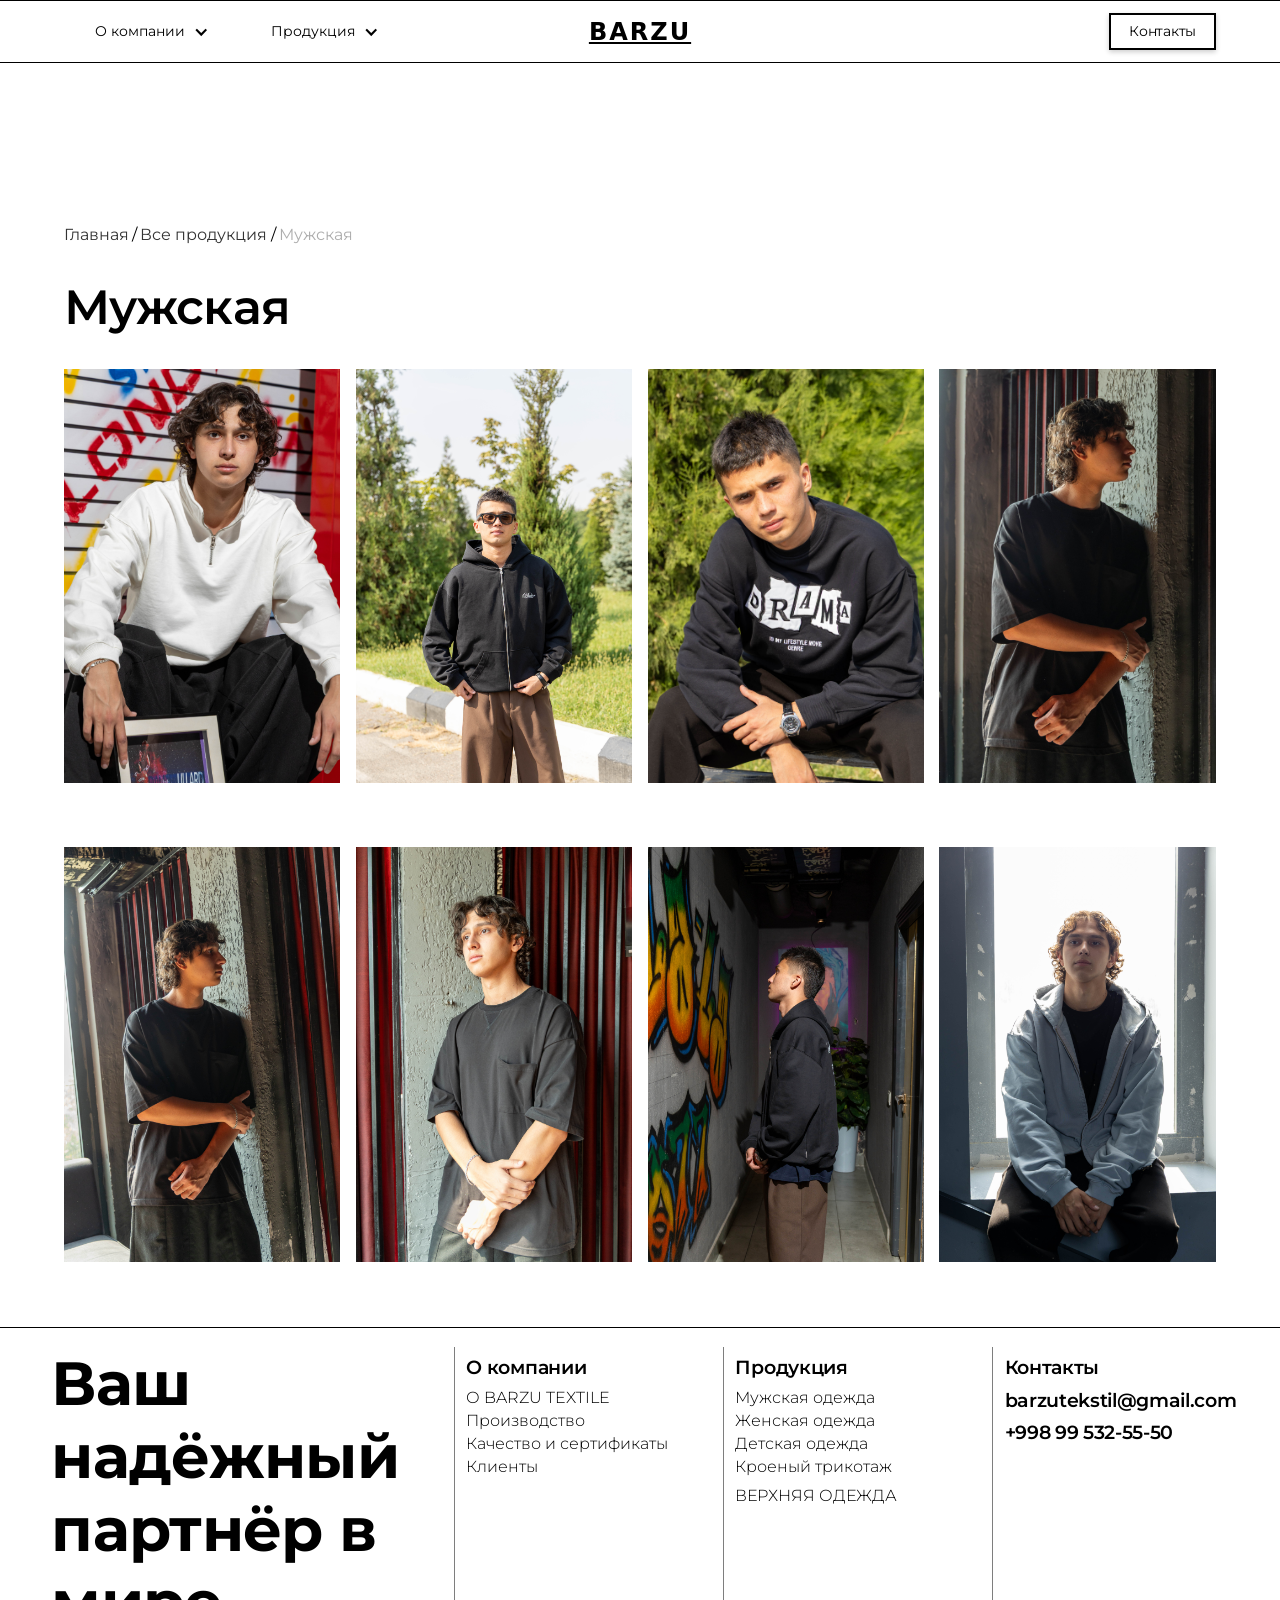
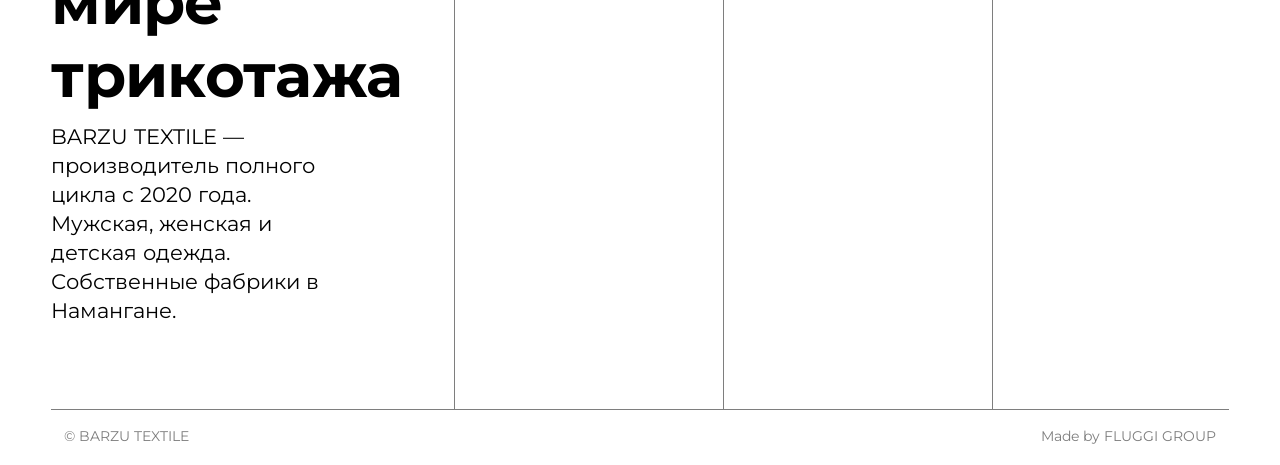
<file: product-men.html>
<!DOCTYPE html>
<!-- This site was created in Webflow. https://webflow.com -->
<!-- Last Published: Thu Aug 21 2025 01:25:05 GMT+0000 (Coordinated Universal Time) -->
<html data-wf-page="64f94f2e37b5efd40f704ba0">
    <head>
        <meta charset="utf-8" />
        <title>Продукты</title>
        <meta content="FlyingTex is a creative and pioneering company that plays a crucial role as a supplier to many retail businesses worldwide." name="description"/>
        <meta content="Продукты" property="og:title" />
        <meta content="FlyingTex is a creative and pioneering company that plays a crucial role as a supplier to many retail businesses worldwide." property="og:description"/>
        <meta content="Продукты" name="twitter:title" />
        <meta content="FlyingTex is a creative and pioneering company that plays a crucial role as a supplier to many retail businesses worldwide." name="twitter:description"/>
        <meta property="og:type" content="website" />
        <meta content="summary_large_image" name="twitter:card" />
        <meta content="width=device-width, initial-scale=1" name="viewport" />
        <link rel="stylesheet" href="./css/fancybox.css">
        <link href="./css/webflow.css" rel="stylesheet" type="text/css"/>
        <script src="./js/webfont.js" type="text/javascript"></script>
        <script type="text/javascript">
          WebFont.load({
            google: {
              families: [
                "Montserrat:100,100italic,200,200italic,300,300italic,400,400italic,500,500italic,600,600italic,700,700italic,800,800italic,900,900italic",
                "Oswald:200,300,400,500,600,700",
                "Open Sans:300,300italic,400,400italic,600,600italic,700,700italic,800,800italic",
                "Poppins:regular,500,600",
              ],
            },
          });
        </script>
        <script type="text/javascript">
          !(function (o, c) {
            var n = c.documentElement,
              t = " w-mod-";
            ((n.className += t + "js"),
              ("ontouchstart" in o || (o.DocumentTouch && c instanceof DocumentTouch)) && (n.className += t + "touch"));
          })(window, document);
        </script>
        <link
          href="https://cdn.prod.website-files.com/649a4887c6bc0ffcc9486e3f/649a4887c6bc0ffcc9486e95_Icon_s.png"
          rel="shortcut icon"
          type="image/x-icon"
        />
        <link
          href="https://cdn.prod.website-files.com/649a4887c6bc0ffcc9486e3f/649a4887c6bc0ffcc9486e49_Icon_l.png"
          rel="apple-touch-icon"
        />
        <style>
          ::selection {
            color: white;
            background-color: #1aacd4;
          }
        </style>
    </head>
  <body>
    <div class="nav_wrap">
        <div class="page-padding">
          <div data-collapse="medium" data-animation="default" data-duration="400" data-easing="ease" data-easing2="ease" role="banner" class="navigation w-nav">
            <div class="navigation__container is--desktop">
              <nav role="navigation" class="navigation__menu w-nav-menu">
                <div data-delay="200" data-hover="true" data-w-id="104289ed-1cb5-513f-dcf5-222805205018" class="navbar_menu-dropdown w-dropdown">
                  <div class="navbar_dropdwn-toggle w-dropdown-toggle">
                    <div class="dropdown-icon w-icon-dropdown-toggle"></div>
                    <h6 class="nav_text nav_link">О компании</h6>
                  </div>
                  <nav class="navbar_dropdown-list w-dropdown-list">
                    <div class="navbar_container">
                      <div class="navbar_dropdown-content">
                        <div class="navbar_dropdown-content-left">
                          <div data-delay="0" data-hover="true" id="w-node-_1259cc5a-d2ed-1d0c-0dc4-850b2ebe1f8e-d83af837" class="nav_dropdown w-dropdown">
                            <div class="navlink drop w-dropdown-toggle">
                              <div class="icon_nav_arrow w-icon-dropdown-toggle"></div>
                              <h4 class="text-size-regular is-nav">О нас<br /></h4>
                            </div>
                            <nav class="dropdown_nav w-dropdown-list">
                              <a href="/about.html" class="nav_link-2 drop">О BARZU TEXTILE</a>
                              <a href="/production.html" class="nav_link-2 drop">Производство</a>
                              <a href="/quality.html" class="nav_link-2 drop">Качество и сертификаты</a>
                            </nav>
                          </div>
                          <div id="w-node-_104289ed-1cb5-513f-dcf5-222805205032-d83af837" class="navbar_dropdown-link-list is-flex">
                            <a href="/about.html#clients" class="navlink w-inline-block">
                              <div class="margin-bottom margin-small signature">
                                <h4 class="text-size-regular is-nav">Клиенты</h4>
                              </div>
                            </a>
                          </div>
                        </div>
                      </div>
                    </div>
                  </nav>
                </div>
                <div data-delay="200" data-hover="true" data-w-id="31c438d0-07f4-e5b7-942a-a8c597d19d65" class="navbar_menu-dropdown w-dropdown">
                  <div class="navbar_dropdwn-toggle w-dropdown-toggle">
                    <div class="dropdown-icon w-icon-dropdown-toggle"></div>
                    <h6 class="nav_text">Продукция</h6>
                  </div>
                  <nav class="navbar_dropdown-list w-dropdown-list">
                    <div class="navbar_container-2">
                      <div class="navbar_dropdown-content-2">
                        <div class="navbar_dropdown-content-left-2">
                          <div id="w-node-_1e73ccca-e64a-b946-af9a-1b75731a1673-d83af837" class="menu-txt-box signature-h-layout sign">
                            <div class="nav-txt signature-pd desk title">
                              <a href="/product.html" class="nav-white">
                                Наш<br>ассортимент
                              </a>
                            </div>
                          </div>
                          <div id="w-node-e1f01e21-58ef-0658-1b3b-f4db79a46fc9-d83af837" class="navbar_dropdown-link-list is-flex h-160">
                            <div class="margin-bottom margin-small nounder">
                              <a data-w-id="e1f01e21-58ef-0658-1b3b-f4db79a46fcb" href="/product.html" class="link-block-2 w-inline-block">
                                <div class="nav-6item">
                                  <img sizes="100vw" alt="" src="https://cdn.prod.website-files.com/649a4887c6bc0ffcc9486e3f/649e3fe3864503a635c67771_pdc-01-2.webp" loading="lazy" class="nav-img"/>
                                  <div class="dark-mask-s"></div>
                                </div>
                              </a>
                            </div>
                          </div>
                          <div id="w-node-f83d4f6a-c528-9ade-46cc-36fd8f25fd03-d83af837" class="navbar_dropdown-link-list is-flex h-160">
                            <div class="margin-bottom margin-small">
                              <a data-w-id="f83d4f6a-c528-9ade-46cc-36fd8f25fd05" href="/product.html" class="link-block-2 underline all w-inline-block">
                                <div class="menu-txt-box underline all">
                                  <div class="pdc-6icon-box alll">
                                    <div class="nav-txt-s">Вся продукция</div>
                                    <div class="arrow-link w-embed">
                                      <svg
                                        width="15"
                                        height="15"
                                        style=""
                                        viewBox="0 0 14 14"
                                        fill="currentColor"
                                        xmlns="http://www.w3.org/2000/svg"
                                      >
                                        <path
                                          d="M1.34209 1.34312L12.6558 12.6568M12.6558 12.6568H4.17052M12.6558 12.6568V4.17154"
                                          stroke="currentColor"
                                          stroke-width="2"
                                          stroke-linecap="round"
                                          stroke-linejoin="round"
                                        ></path>
                                      </svg>
                                    </div>
                                  </div>
                                </div>
                              </a>
                            </div>
                          </div>
                          <div
                            id="w-node-c00fe72e-c1f0-7cd0-9fb8-1c51ffb18e88-d83af837"
                            class="navbar_dropdown-link-list is-flex h-160"
                          >
                            <div class="margin-bottom margin-small nounder">
                              <a
                                data-w-id="c00fe72e-c1f0-7cd0-9fb8-1c51ffb18e8a"
                                href="/product.html#men"
                                class="link-block-2 nav w-inline-block"
                              >
                                <div class="nav-6item top">
                                  <img
                                    sizes="100vw"
                                    alt=""
                                    src="./img/mans.jpg"
                                    loading="lazy"
                                    class="nav-img"
                                  />
                                  <div class="dark-mask-s top"></div>
                                  <div class="nav-tag-wrap">
                                    <div
                                      id="w-node-_83aa9fba-9024-50d0-bd11-385c057d880a-d83af837"
                                      class="button-3 nav"
                                    >
                                      <div
                                        id="w-node-_83aa9fba-9024-50d0-bd11-385c057d880b-d83af837"
                                        class="nav-tag"
                                      >
                                        55% производства
                                      </div>
                                    </div>
                                    <div class="button-3 nav">
                                      <div
                                        id="w-node-d94b6dee-8259-90df-789c-60def50d5978-d83af837"
                                        class="nav-tag"
                                      >
                                        Футболки · Худи · Свитеры
                                      </div>
                                    </div>
                                  </div>
                                </div>
                              </a>
                            </div>
                          </div>
                          <div
                            id="w-node-_2154a5d5-9499-8bb3-9595-cfbcc3e65a98-d83af837"
                            class="navbar_dropdown-link-list is-flex h-160"
                          >
                            <div class="margin-bottom margin-small">
                              <a
                                data-w-id="2154a5d5-9499-8bb3-9595-cfbcc3e65a9a"
                                href="/product.html#men"
                                class="link-block-2 underline w-inline-block"
                              >
                                <div class="menu-txt-box underline">
                                  <div class="pdc-6icon-box">
                                    <div id="w-node-_2154a5d5-9499-8bb3-9595-cfbcc3e65aa1-d83af837" class="nav-txt-s">
                                    Мужская
                                    </div>
                                  </div>
                                </div>
                              </a>
                            </div>
                          </div>
                          <div
                            id="w-node-c00fe72e-c1f0-7cd0-9fb8-1c51ffb18e96-d83af837"
                            class="navbar_dropdown-link-list is-flex h-160"
                          >
                            <div class="margin-bottom margin-small nounder">
                              <a
                                data-w-id="c00fe72e-c1f0-7cd0-9fb8-1c51ffb18e98"
                                href="/product.html#women"
                                class="link-block-2 nav w-inline-block"
                              >
                                <div class="nav-6item">
                                  <img sizes="100vw" alt="" src="./img/women.jpg" loading="lazy" class="nav-img"/>
                                  <div class="dark-mask-s"></div>
                                  <div class="nav-tag-wrap">
                                    <div
                                      id="w-node-_63ceb898-a57c-c1e7-0f80-cc6602d91866-d83af837"
                                      class="button-3 gr nav"
                                    >
                                      <div
                                        id="w-node-_63ceb898-a57c-c1e7-0f80-cc6602d91867-d83af837"
                                        class="nav-tag"
                                      >
                                        25% производства
                                      </div>
                                    </div>
                                    <div class="button-3 gr nav">
                                      <div
                                        id="w-node-_63ceb898-a57c-c1e7-0f80-cc6602d9186a-d83af837"
                                        class="nav-tag"
                                      >
                                        Платья · Юбки · Блузки
                                      </div>
                                    </div>
                                  </div>
                                </div>
                              </a>
                            </div>
                          </div>
                          <div
                            id="w-node-_023806db-8a43-99a0-5e25-086db16a535c-d83af837"
                            class="navbar_dropdown-link-list is-flex h-160"
                          >
                            <div class="margin-bottom margin-small">
                              <a
                                data-w-id="023806db-8a43-99a0-5e25-086db16a535e"
                                href="/product.html#women"
                                class="link-block-2 underline w-inline-block"
                              >
                                <div class="menu-txt-box underline">
                                  <div class="pdc-6icon-box">
                                    <div
                                      id="w-node-_023806db-8a43-99a0-5e25-086db16a5365-d83af837"
                                      class="nav-txt-s"
                                    >
                                    Женская
                                    </div>
                                  </div>
                                </div>
                              </a>
                            </div>
                          </div>
                          <div
                            id="w-node-c00fe72e-c1f0-7cd0-9fb8-1c51ffb18ea7-d83af837"
                            class="navbar_dropdown-link-list is-flex h-160"
                          >
                            <div class="margin-bottom margin-small nounder">
                              <a
                                data-w-id="c00fe72e-c1f0-7cd0-9fb8-1c51ffb18ea9"
                                href="/product.html#kids"
                                class="link-block-2 nav w-inline-block"
                              >
                                <div class="nav-6item">
                                  <img
                                    sizes="100vw"
                                    alt=""
                                    src="./img/kids.jpg"
                                    loading="lazy"
                                    class="nav-img top"
                                  />
                                  <div class="dark-mask-s"></div>
                                  <div class="nav-tag-wrap">
                                    <div
                                      id="w-node-_2c354e81-8cf4-89b2-e30c-db36eaf274d0-d83af837"
                                      class="button-3 nav"
                                    >
                                      <div
                                        id="w-node-_2c354e81-8cf4-89b2-e30c-db36eaf274d1-d83af837"
                                        class="nav-tag"
                                      >
                                        20% производства
                                      </div>
                                    </div>
                                    <div class="button-3 nav">
                                      <div
                                        id="w-node-_2c354e81-8cf4-89b2-e30c-db36eaf274d4-d83af837"
                                        class="nav-tag"
                                      >
                                        Комбинезоны · Костюмы
                                      </div>
                                    </div>
                                  </div>
                                </div>
                              </a>
                            </div>
                          </div>
                          <div
                            id="w-node-d760270b-658b-22cd-a673-1ba6772cce69-d83af837"
                            class="navbar_dropdown-link-list is-flex h-160"
                          >
                            <div class="margin-bottom margin-small">
                              <a
                                data-w-id="d760270b-658b-22cd-a673-1ba6772cce6b"
                                href="/product.html#kids"
                                class="link-block-2 underline w-inline-block"
                              >
                                <div class="menu-txt-box underline">
                                  <div class="pdc-6icon-box">
                                    <div
                                      id="w-node-d760270b-658b-22cd-a673-1ba6772cce72-d83af837"
                                      class="nav-txt-s"
                                    >
                                    Детская
                                    </div>
                                  </div>
                                </div>
                              </a>
                            </div>
                          </div>
                          <div
                            id="w-node-c00fe72e-c1f0-7cd0-9fb8-1c51ffb18eb8-d83af837"
                            class="navbar_dropdown-link-list is-flex h-160"
                          >
                            <div class="margin-bottom margin-small nounder">
                              <a
                                data-w-id="c00fe72e-c1f0-7cd0-9fb8-1c51ffb18eba"
                                href="/product.html#kroen"
                                class="link-block-2 w-inline-block"
                              >
                                <div class="nav-6item">
                                  <img
                                    sizes="100vw"
                                    alt=""
                                    src="./img/kroen.jpg"
                                    loading="lazy"
                                    class="nav-img"
                                  />
                                  <div class="dark-mask-s"></div>
                                  <div class="nav-tag-wrap">
                                    <div
                                      id="w-node-_0c283f26-79f9-fb4a-6d77-14f8afe3a352-d83af837"
                                      class="button-3 gr nav"
                                    >
                                      <div
                                        id="w-node-_0c283f26-79f9-fb4a-6d77-14f8afe3a353-d83af837"
                                        class="nav-tag"
                                      >
                                        786 240 шт/год
                                      </div>
                                    </div>
                                    <div class="button-3 gr nav">
                                      <div
                                        id="w-node-_0c283f26-79f9-fb4a-6d77-14f8afe3a356-d83af837"
                                        class="nav-tag"
                                      >
                                        Футболки · Поло
                                      </div>
                                    </div>
                                  </div>
                                </div>
                              </a>
                            </div>
                          </div>
                          <div
                            id="w-node-_7dcbeb1a-0deb-8545-c159-153fa4a8ba5f-d83af837"
                            class="navbar_dropdown-link-list is-flex h-160"
                          >
                            <div class="margin-bottom margin-small">
                              <a
                                data-w-id="7dcbeb1a-0deb-8545-c159-153fa4a8ba61"
                                href="/product.html#kroen"
                                class="link-block-2 underline w-inline-block"
                              >
                                <div class="menu-txt-box underline">
                                  <div class="pdc-6icon-box">
                                    <div
                                      id="w-node-_7dcbeb1a-0deb-8545-c159-153fa4a8ba68-d83af837"
                                      class="nav-txt-s"
                                    >
                                    КРОЕНЫЙ
                                    </div>
                                  </div>
                                </div>
                              </a>
                            </div>
                          </div>
                          <div
                            id="w-node-c00fe72e-c1f0-7cd0-9fb8-1c51ffb18ec9-d83af837"
                            class="navbar_dropdown-link-list is-flex h-160"
                          >
                            <div class="margin-bottom margin-small nounder">
                              <a
                                data-w-id="c00fe72e-c1f0-7cd0-9fb8-1c51ffb18ecb"
                                href="/product.html#updress"
                                class="link-block-2 w-inline-block"
                              >
                                <div class="nav-6item">
                                  <img
                                    sizes="100vw"
                                    alt=""
                                    src="./img/updress.jpg"
                                    loading="lazy"
                                    class="nav-img sat"
                                  />
                                  <div class="dark-mask-s"></div>
                                  <div class="nav-tag-wrap">
                                    <div
                                      id="w-node-_722d6ce9-239c-3f3a-9219-3786a4df7c06-d83af837"
                                      class="button-3 nav"
                                    >
                                      <div
                                        id="w-node-_722d6ce9-239c-3f3a-9219-3786a4df7c07-d83af837"
                                        class="nav-tag"
                                      >
                                        224 640 шт/год
                                      </div>
                                    </div>
                                    <div class="button-3 nav">
                                      <div
                                        id="w-node-_722d6ce9-239c-3f3a-9219-3786a4df7c0a-d83af837"
                                        class="nav-tag"
                                      >
                                        Куртки · Блейзеры
                                      </div>
                                    </div>
                                  </div>
                                </div>
                              </a>
                            </div>
                          </div>
                          <div
                            id="w-node-_450743dd-bf63-ebb1-a7c9-0f2283382c4d-d83af837"
                            class="navbar_dropdown-link-list is-flex h-160"
                          >
                            <div class="margin-bottom margin-small">
                              <a
                                data-w-id="450743dd-bf63-ebb1-a7c9-0f2283382c4f"
                                href="/product.html#updress"
                                class="link-block-2 underline w-inline-block"
                              >
                                <div class="menu-txt-box underline">
                                  <div class="pdc-6icon-box">
                                    <div
                                      id="w-node-_450743dd-bf63-ebb1-a7c9-0f2283382c56-d83af837"
                                      class="nav-txt-s"
                                    >
                                    ВЕРХНЯЯ
                                    </div>
                                  </div>
                                </div>
                              </a>
                            </div>
                          </div>
                        </div>
                      </div>
                    </div>
                    <div class="navbar_container-2 mob">
                      <div class="navbar_dropdown-content-2">
                        <div class="navbar_dropdown-content-left-2">
                    
                          <div class="menu-txt-box signature-h-layout sign">
                            <div class="nav-txt signature-pd desk title">
                              <a href="#products" class="nav-white">
                                Наш<br>ассортимент
                              </a>
                            </div>
                            <div class="nav-txt signature-pd mob">Наш ассортимент</div>
                          </div>
                    
                          <!-- Вся продукция -->
                          <div class="navbar_dropdown-link-list is-flex h-160">
                            <div class="margin-bottom margin-small">
                              <a href="#products" class="link-block-2 underline all w-inline-block">
                                <div class="menu-txt-box underline all">
                                  <div class="pdc-6icon-box alll">
                                    <div class="nav-txt-s">Вся продукция</div>
                                  </div>
                                </div>
                              </a>
                            </div>
                          </div>
                    
                          <!-- Мужская -->
                          <div class="navbar_dropdown-link-list is-flex h-160">
                            <div class="margin-bottom margin-small nounder">
                              <a href="#products" class="link-block-2 nav w-inline-block">
                                <div class="nav-6item top">
                                  <img src="./img/mans.jpg" loading="lazy" alt="Мужская" class="nav-img" style="width:100%;height:100%;object-fit:cover;">
                                  <div class="dark-mask-s top"></div>
                                  <div class="nav-tag-wrap">
                                    <div class="button-3 nav">
                                      <div class="nav-tag">55% производства</div>
                                    </div>
                                    <div class="button-3 nav">
                                      <div class="nav-tag">Футболки · Худи · Свитеры</div>
                                    </div>
                                  </div>
                                </div>
                              </a>
                            </div>
                          </div>
                          <div class="navbar_dropdown-link-list is-flex h-160">
                            <div class="margin-bottom margin-small">
                              <a href="#products" class="link-block-2 underline w-inline-block">
                                <div class="menu-txt-box underline">
                                  <div class="pdc-6icon-box">
                                    <div class="nav-txt-s">Мужская</div>
                                  </div>
                                </div>
                              </a>
                            </div>
                          </div>
                    
                          <!-- Женская -->
                          <div class="navbar_dropdown-link-list is-flex h-160">
                            <div class="margin-bottom margin-small nounder">
                              <a href="#products" class="link-block-2 nav w-inline-block">
                                <div class="nav-6item">
                                  <img src="./img/women.jpg" loading="lazy" alt="Женская" class="nav-img" style="width:100%;height:100%;object-fit:cover;">
                                  <div class="dark-mask-s"></div>
                                  <div class="nav-tag-wrap">
                                    <div class="button-3 gr nav">
                                      <div class="nav-tag">25% производства</div>
                                    </div>
                                    <div class="button-3 gr nav">
                                      <div class="nav-tag">Платья · Юбки · Блузки</div>
                                    </div>
                                  </div>
                                </div>
                              </a>
                            </div>
                          </div>
                          <div class="navbar_dropdown-link-list is-flex h-160">
                            <div class="margin-bottom margin-small">
                              <a href="#products" class="link-block-2 underline w-inline-block">
                                <div class="menu-txt-box underline">
                                  <div class="pdc-6icon-box">
                                    <div class="nav-txt-s">Женская</div>
                                  </div>
                                </div>
                              </a>
                            </div>
                          </div>
                    
                          <!-- Детская -->
                          <div class="navbar_dropdown-link-list is-flex h-160">
                            <div class="margin-bottom margin-small nounder">
                              <a href="#products" class="link-block-2 nav w-inline-block">
                                <div class="nav-6item">
                                  <img src="./img/kids.jpg" loading="lazy" alt="Детская" class="nav-img top" style="width:100%;height:100%;object-fit:cover;">
                                  <div class="dark-mask-s"></div>
                                  <div class="nav-tag-wrap">
                                    <div class="button-3 nav">
                                      <div class="nav-tag">20% производства</div>
                                    </div>
                                    <div class="button-3 nav">
                                      <div class="nav-tag">Комбинезоны · Костюмы</div>
                                    </div>
                                  </div>
                                </div>
                              </a>
                            </div>
                          </div>
                          <div class="navbar_dropdown-link-list is-flex h-160">
                            <div class="margin-bottom margin-small">
                              <a href="#products" class="link-block-2 underline w-inline-block">
                                <div class="menu-txt-box underline">
                                  <div class="pdc-6icon-box">
                                    <div class="nav-txt-s">Детская</div>
                                  </div>
                                </div>
                              </a>
                            </div>
                          </div>
                    
                          <!-- Кроеный -->
                          <div class="navbar_dropdown-link-list is-flex h-160">
                            <div class="margin-bottom margin-small nounder">
                              <a href="#products" class="link-block-2 w-inline-block">
                                <div class="nav-6item">
                                  <img src="./img/kroen.jpg" loading="lazy" alt="Кроеный" class="nav-img" style="width:100%;height:100%;object-fit:cover;">
                                  <div class="dark-mask-s"></div>
                                  <div class="nav-tag-wrap">
                                    <div class="button-3 gr nav">
                                      <div class="nav-tag">786 240 шт/год</div>
                                    </div>
                                    <div class="button-3 gr nav">
                                      <div class="nav-tag">Футболки · Поло</div>
                                    </div>
                                  </div>
                                </div>
                              </a>
                            </div>
                          </div>
                          <div class="navbar_dropdown-link-list is-flex h-160">
                            <div class="margin-bottom margin-small">
                              <a href="#products" class="link-block-2 underline w-inline-block">
                                <div class="menu-txt-box underline">
                                  <div class="pdc-6icon-box">
                                    <div class="nav-txt-s">КРОЕНЫЙ</div>
                                  </div>
                                </div>
                              </a>
                            </div>
                          </div>
                    
                          <!-- Верхняя -->
                          <div class="navbar_dropdown-link-list is-flex h-160">
                            <div class="margin-bottom margin-small nounder">
                              <a href="#products" class="link-block-2 w-inline-block">
                                <div class="nav-6item">
                                  <img src="./img/updress.jpg" loading="lazy" alt="Верхняя" class="nav-img sat" style="width:100%;height:100%;object-fit:cover;">
                                  <div class="dark-mask-s"></div>
                                  <div class="nav-tag-wrap">
                                    <div class="button-3 nav">
                                      <div class="nav-tag">224 640 шт/год</div>
                                    </div>
                                    <div class="button-3 nav">
                                      <div class="nav-tag">Куртки · Блейзеры</div>
                                    </div>
                                  </div>
                                </div>
                              </a>
                            </div>
                          </div>
                          <div class="navbar_dropdown-link-list is-flex h-160">
                            <div class="margin-bottom margin-small">
                              <a href="#products" class="link-block-2 underline w-inline-block">
                                <div class="menu-txt-box underline">
                                  <div class="pdc-6icon-box">
                                    <div class="nav-txt-s">ВЕРХНЯЯ</div>
                                  </div>
                                </div>
                              </a>
                            </div>
                          </div>
                    
                        </div>
                      </div>
                    </div>
                  </nav>
                </div>
                <a href="/contact.html" class="navigation__button__main btn mob w-inline-block">
                  <h6 class="nav_text bold">Контакты</h6>
                </a>
              </nav>
              <a href="main.html" aria-current="page" class="logo__link">
                <strong style="font-size: 1.5rem; letter-spacing: 2px; font-weight: 700;">BARZU</strong>
              </a>
              <div class="div-block">
                <a href="/contact.html" class="navigation__button__main btn navi w-inline-block">
                  <h6 class="nav_text">Контакты</h6>
                </a>
              </div>
              <div class="navigation__wrapper">
                <div class="menu__button w-nav-button">
                  <div class="icon-3 w-icon-nav-menu"></div>
                </div>
              </div>
            </div>
          </div>
        </div>
    </div>
    <div class="main_section">
      <div class="main_left productpage">
        <div class="artists">
          <div class="bread_crunch">
            <h6><a href="/main.html" class="link-5">Главная</a></h6>
            <h6>/</h6>
            <h6><a href="/product.html" class="link-5">Все продукция</a></h6>
            <h6>/</h6>
            <h6 class="heading-7">Мужская</h6>
          </div>
          <h2 class="sub_hero_title">Мужская</h2>
          <!-- ТОВАРЫ КАТЕГОРИИ -->
          <div fs-cmsload-element="scroll-anchor" class="product-wrap w-dyn-list">
            <div class="sigmature_list w-dyn-items">
              <!-- Карточка товара -->
              <div role="listitem" class="item s w-dyn-item">
                <div class="item_content">
                  <div class="signature_link w-inline-block">
                    <div class="itemdetails">
                      <img loading="lazy" src="img/men/1 (1).jpg" alt="Item Thumbnail" class="thumbnail" data-fancybox="gallery" data-caption="123">
                    </div>
                  </div>
                </div>
              </div>
              <div role="listitem" class="item s w-dyn-item">
                <div class="item_content">
                  <div class="signature_link w-inline-block">
                    <div class="itemdetails">
                      <img loading="lazy" src="img/men/1 (10).jpg" alt="Item Thumbnail" class="thumbnail" data-fancybox="gallery" data-caption="123"/>
                    </div>
                  </div>
                </div>
              </div>
              <div role="listitem" class="item s w-dyn-item">
                <div class="item_content">
                  <div class="signature_link w-inline-block">
                    <div class="itemdetails">
                      <img loading="lazy" src="img/men/1 (11).jpg" alt="Item Thumbnail" class="thumbnail" data-fancybox="gallery" data-caption="123"/>
                    </div>
                  </div>
                </div>
              </div>
              <div role="listitem" class="item s w-dyn-item">
                <div class="item_content">
                  <div class="signature_link w-inline-block">
                    <div class="itemdetails">
                      <img loading="lazy" src="img/men/1 (12).jpg" alt="Item Thumbnail" class="thumbnail" data-fancybox="gallery" data-caption="123"/>
                    </div>
                  </div>
                </div>
              </div>
              <div role="listitem" class="item s w-dyn-item">
                <div class="item_content">
                  <div class="signature_link w-inline-block">
                    <div class="itemdetails">
                      <img loading="lazy" src="img/men/1 (13).jpg" alt="Item Thumbnail" class="thumbnail" data-fancybox="gallery" data-caption="123"/>
                    </div>
                  </div>
                </div>
              </div>
              <div role="listitem" class="item s w-dyn-item">
                <div class="item_content">
                  <div class="signature_link w-inline-block">
                    <div class="itemdetails">
                      <img loading="lazy" src="img/men/1 (14).jpg" alt="Item Thumbnail" class="thumbnail" data-fancybox="gallery" data-caption="123"/>
                    </div>
                  </div>
                </div>
              </div>
              <div role="listitem" class="item s w-dyn-item">
                <div class="item_content">
                  <div class="signature_link w-inline-block">
                    <div class="itemdetails">
                      <img loading="lazy" src="img/men/1 (18).jpg" alt="Item Thumbnail" class="thumbnail" data-fancybox="gallery" data-caption="123"/>
                    </div>
                  </div>
                </div>
              </div>
              <div role="listitem" class="item s w-dyn-item">
                <div class="item_content">
                  <div class="signature_link w-inline-block">
                    <div class="itemdetails">
                      <img loading="lazy" src="img/men/1 (16).jpg" alt="Item Thumbnail" class="thumbnail" data-fancybox="gallery" data-caption="123"/>
                    </div>
                  </div>
                </div>
              </div>
            </div>
          </div>
        
        </div>
      </div>
    </div>
    <div class="section-footer">
        <div class="footer-row-1">
          <div class="fr1-column-1">
            <div class="letter-animation">
              <div class="newsletter-title mb-20">
                <h2 class="split-text footer-title">Ваш надёжный партнёр в мире трикотажа</h2>
              </div>
              <div class="newsletter-description">
                <div class="h5-style-1 multiply">
                  BARZU TEXTILE — производитель полного цикла с 2020 года. 
                  Мужская, женская и детская одежда. Собственные фабрики в Намангане.
                </div>
              </div>
            </div>
          </div>
      
          <div class="fr1-column-2">
            <!-- Колонка 1: О компании -->
            <div class="fr1-column-2-section pl-0">
              <div class="divider-v-holder">
                <div class="divider-v m-hide"></div>
              </div>
              <div class="divider-holder only-on-mobile">
                <div class="divider-2"></div>
              </div>
              <div class="memu-group">
                <a href="/about.html" class="fr1-section fr-section-title mb-15 w-inline-block">
                  <div class="h5-style-2">О компании</div>
                </a>
                <div class="fr1-section">
                  <a href="/about.html" class="footer-link-txt h22 w-inline-block">
                    <ul role="list" class="list-2">
                      <li class="nav-li">О BARZU TEXTILE</li>
                    </ul>
                  </a>
                  <a href="/production.html" class="footer-link-txt h22 w-inline-block">
                    <ul role="list" class="list-2">
                      <li class="nav-li">Производство</li>
                    </ul>
                  </a>
                  <a href="/quality.html" class="footer-link-txt h22 w-inline-block">
                    <ul role="list" class="list-2">
                      <li class="nav-li">Качество и сертификаты</li>
                    </ul>
                  </a>
                  <a href="/about.html#clients" class="footer-link-txt h22 last-li w-inline-block">
                    <ul role="list" class="list-2">
                      <li class="nav-li">Клиенты</li>
                    </ul>
                  </a>
                </div>
              </div>
            </div>
      
            <!-- Колонка 2: Продукция -->
            <div class="fr1-column-2-section">
              <div class="divider-v-holder">
                <div class="divider-v"></div>
              </div>
              <div class="divider-holder only-on-mobile">
                <div class="divider-2"></div>
              </div>
              <div class="memu-group">
                <a href="/product.html" class="fr1-section fr-section-title mb-15 w-inline-block">
                  <div class="h5-style-2">Продукция</div>
                </a>
                <div class="fr1-section">
                  <a href="/product.html#men" class="footer-link-txt h22 w-inline-block">
                    <ul role="list" class="list-2">
                      <li class="nav-li">Мужская одежда</li>
                    </ul>
                  </a>
                  <a href="/product.html#women" class="footer-link-txt h22 w-inline-block">
                    <ul role="list" class="list-2">
                      <li class="nav-li">Женская одежда</li>
                    </ul>
                  </a>
                  <a href="/product.html#kids" class="footer-link-txt h22 w-inline-block">
                    <ul role="list" class="list-2">
                      <li class="nav-li">Детская одежда</li>
                    </ul>
                  </a>
                  <a href="/product.html#kroen" class="footer-link-txt h22 last-li w-inline-block">
                    <ul role="list" class="list-2">
                      <li class="nav-li">Кроеный трикотаж</li>
                    </ul>
                  </a>
                  <a href="/product.html#updress" class="footer-link-txt h22 last-li w-inline-block">
                    <ul role="list" class="list-2">
                      <li class="nav-li">ВЕРХНЯЯ ОДЕЖДА</li>
                    </ul>
                  </a>
                </div>
              </div>
            </div>
      
            <!-- Колонка 3: Контакты -->
            <div class="fr1-column-2-section last">
              <div class="divider-v-holder">
                <div class="divider-v"></div>
              </div>
              <div class="divider-holder only-on-mobile last">
                <div class="divider-2"></div>
              </div>
              <div class="memu-group">
                <a href="/contact.html" class="fr1-section fr-section-title w-inline-block">
                  <div class="h5-style-2">Контакты</div>
                </a>
                <a href="mailto:barzutekstil@gmail.com" class="fr1-section fr-section-title w-inline-block">
                  <div class="h5-style-2">barzutekstil@gmail.com</div>
                </a>
                <a href="tel:+998995325550" class="fr1-section fr-section-title w-inline-block">
                  <div class="h5-style-2">+998 99 532-55-50</div>
                </a>
              </div>
            </div>
          </div>
        </div>
      
        <div class="footer-row-3 margin-bottom">
          <div class="divider-holder">
            <div class="divider-2"></div>
          </div>
          <div class="fr3-column-1">
            <div class="h6-style-1">&copy; BARZU TEXTILE</div>
          </div>
          <div class="h6-style-1">
            <a href="https://fluggi.uz" class="link">Made by FLUGGI GROUP</a>
          </div>
        </div>
    </div>
    <script src="./js/jquery-3.5.1.min.js" type="text/javascript" crossorigin="anonymous"></script>
    <script src="./js/jquery.min.js" crossorigin="anonymous" referrerpolicy="no-referrer"></script>
    
    <script>
      $(".navbar_dropdown-link-list a").on("click", function () {
        $(".w-dropdown").trigger("w-close");
      });
    </script>
    <script src="./js/ScrollTrigger.min.js"></script>
    <script src="./js/main.js"></script>
    <script src="js/fancybox.js"></script>
    <script>

      document.addEventListener("DOMContentLoaded", function () {
        const openButtons = document.querySelectorAll(".climate-button");
        const modals = document.querySelectorAll(".climate_outer");
        const closeButtons = document.querySelectorAll(".close_button");
        const mainText = document.querySelector(".climate_main_text");

        openButtons.forEach(function (button, index) {
          button.addEventListener("click", function () {
            if (modals[index].classList.contains("open")) {
              modals[index].classList.remove("open");
              mainText.classList.remove("hidden"); // Show the hidden element
            } else {
              // Close any open modals first
              modals.forEach(function (modal) {
                modal.classList.remove("open");
              });
              modals[index].classList.add("open");
              mainText.classList.add("hidden"); // Hide the element
            }
          });
        });

        closeButtons.forEach(function (button, index) {
          button.addEventListener("click", function () {
            modals[index].classList.remove("open");
            mainText.classList.remove("hidden"); // Show the hidden element
          });
        });
      });

      Fancybox.bind("[data-fancybox]", {
        // Your custom options
      });

    </script>
</body>
</html>
</file>
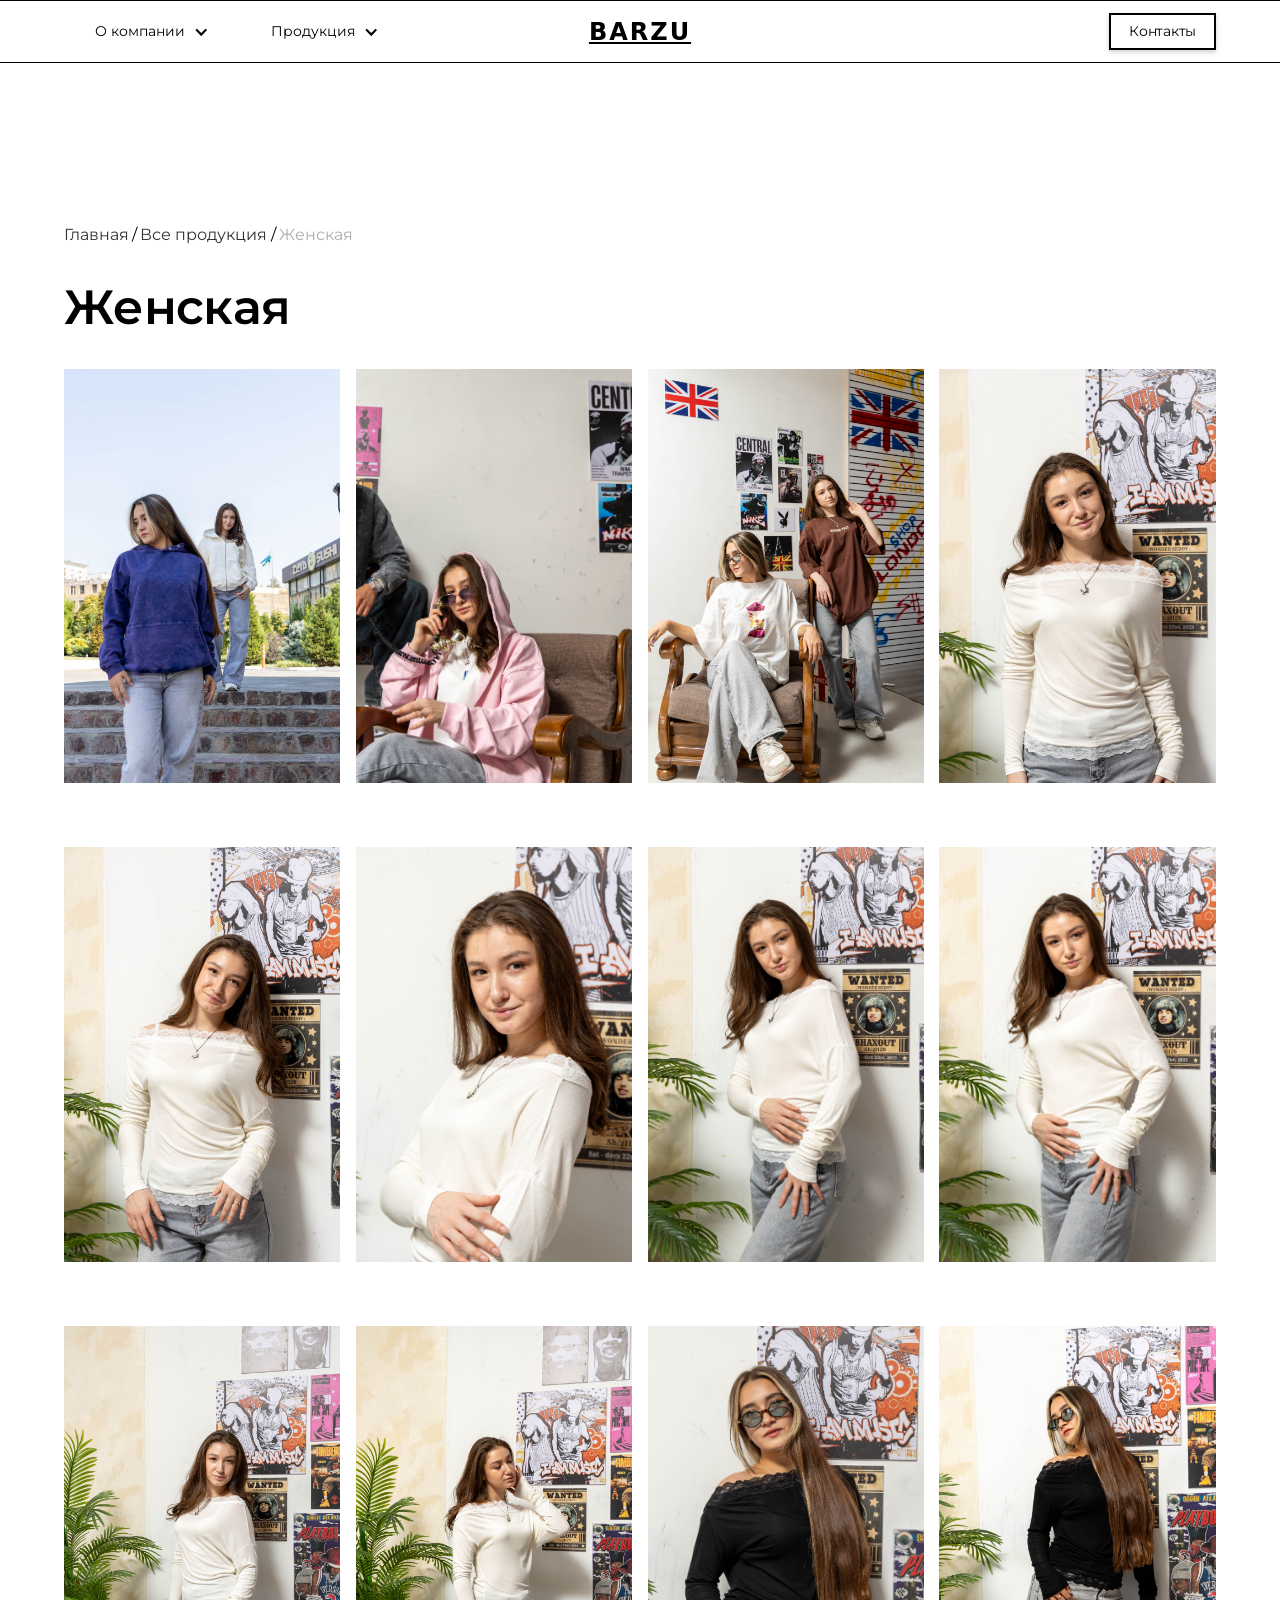
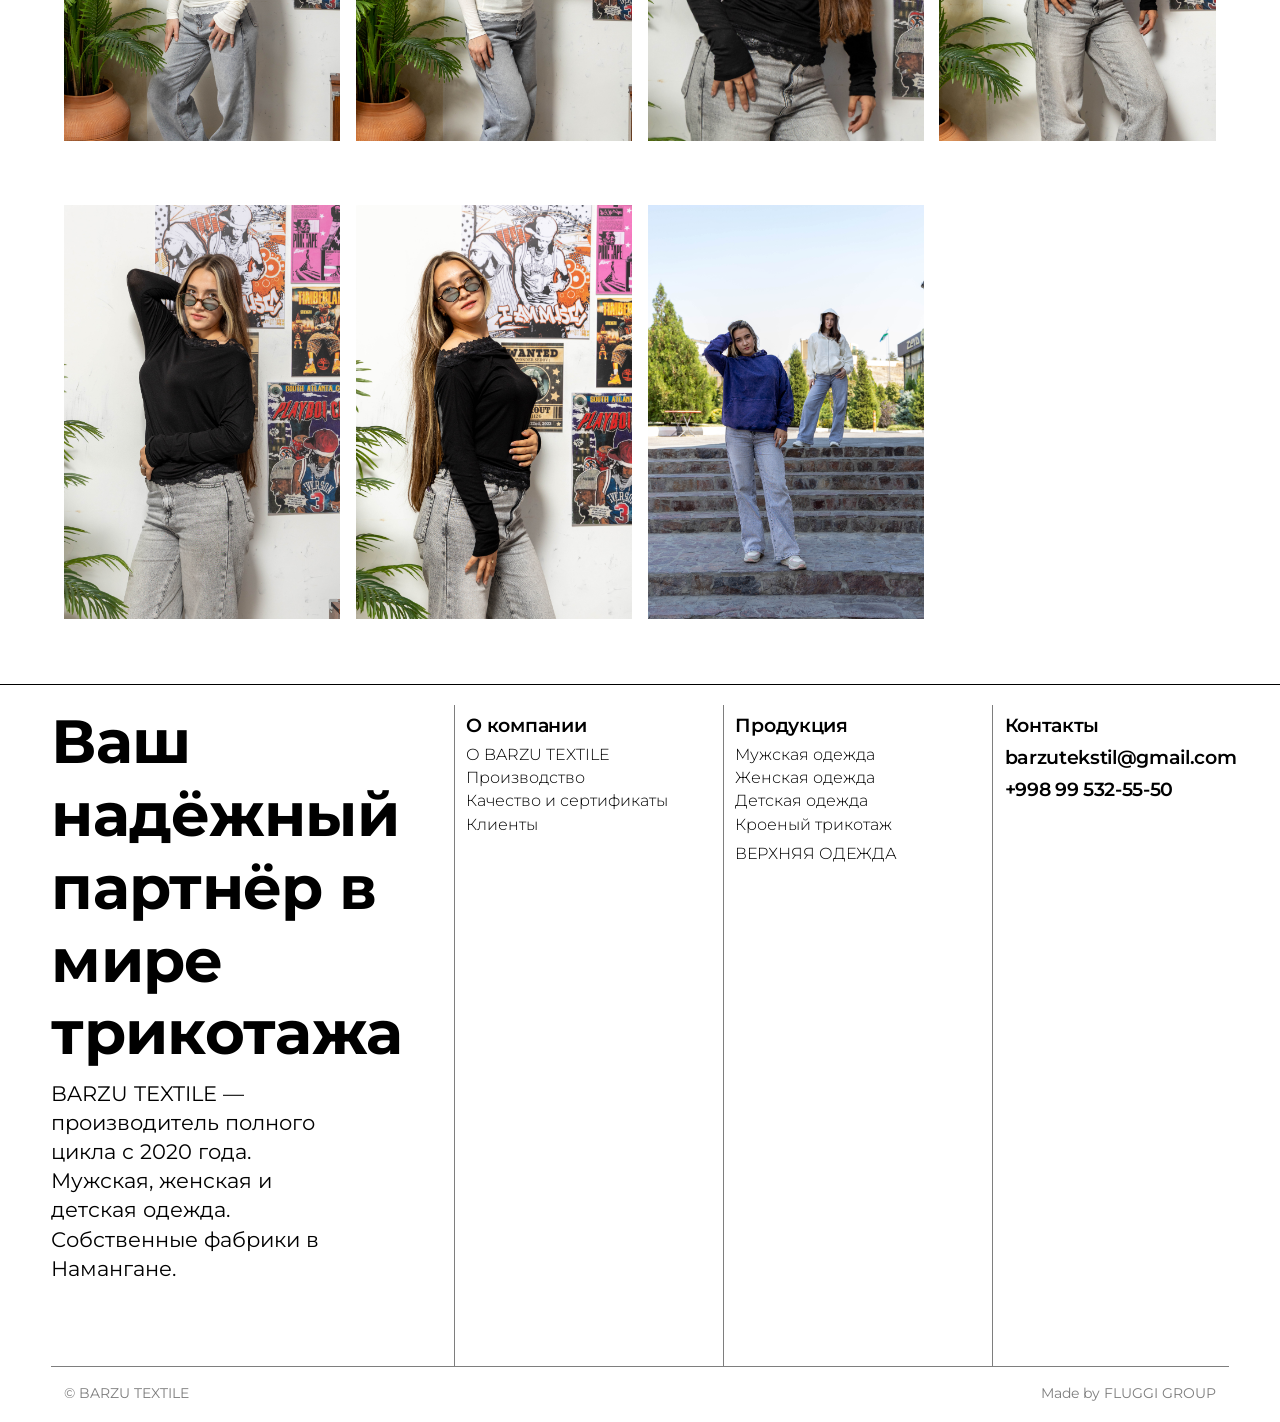
<file: product-women.html>
<!DOCTYPE html>
<!-- This site was created in Webflow. https://webflow.com -->
<!-- Last Published: Thu Aug 21 2025 01:25:05 GMT+0000 (Coordinated Universal Time) -->
<html data-wf-page="64f94f2e37b5efd40f704ba0">
    <head>
        <meta charset="utf-8" />
        <title>Продукты</title>
        <meta content="FlyingTex is a creative and pioneering company that plays a crucial role as a supplier to many retail businesses worldwide." name="description"/>
        <meta content="Продукты" property="og:title" />
        <meta content="FlyingTex is a creative and pioneering company that plays a crucial role as a supplier to many retail businesses worldwide." property="og:description"/>
        <meta content="Продукты" name="twitter:title" />
        <meta content="FlyingTex is a creative and pioneering company that plays a crucial role as a supplier to many retail businesses worldwide." name="twitter:description"/>
        <meta property="og:type" content="website" />
        <meta content="summary_large_image" name="twitter:card" />
        <meta content="width=device-width, initial-scale=1" name="viewport" />
        <link rel="stylesheet" href="./css/fancybox.css">
        <link href="./css/webflow.css" rel="stylesheet" type="text/css"/>
        <script src="./js/webfont.js" type="text/javascript"></script>
        <script type="text/javascript">
          WebFont.load({
            google: {
              families: [
                "Montserrat:100,100italic,200,200italic,300,300italic,400,400italic,500,500italic,600,600italic,700,700italic,800,800italic,900,900italic",
                "Oswald:200,300,400,500,600,700",
                "Open Sans:300,300italic,400,400italic,600,600italic,700,700italic,800,800italic",
                "Poppins:regular,500,600",
              ],
            },
          });
        </script>
        <script type="text/javascript">
          !(function (o, c) {
            var n = c.documentElement,
              t = " w-mod-";
            ((n.className += t + "js"),
              ("ontouchstart" in o || (o.DocumentTouch && c instanceof DocumentTouch)) && (n.className += t + "touch"));
          })(window, document);
        </script>
        <link
          href="https://cdn.prod.website-files.com/649a4887c6bc0ffcc9486e3f/649a4887c6bc0ffcc9486e95_Icon_s.png"
          rel="shortcut icon"
          type="image/x-icon"
        />
        <link
          href="https://cdn.prod.website-files.com/649a4887c6bc0ffcc9486e3f/649a4887c6bc0ffcc9486e49_Icon_l.png"
          rel="apple-touch-icon"
        />
        <style>
          ::selection {
            color: white;
            background-color: #1aacd4;
          }
        </style>
    </head>
  <body>
    <div class="nav_wrap">
        <div class="page-padding">
          <div data-collapse="medium" data-animation="default" data-duration="400" data-easing="ease" data-easing2="ease" role="banner" class="navigation w-nav">
            <div class="navigation__container is--desktop">
              <nav role="navigation" class="navigation__menu w-nav-menu">
                <div data-delay="200" data-hover="true" data-w-id="104289ed-1cb5-513f-dcf5-222805205018" class="navbar_menu-dropdown w-dropdown">
                  <div class="navbar_dropdwn-toggle w-dropdown-toggle">
                    <div class="dropdown-icon w-icon-dropdown-toggle"></div>
                    <h6 class="nav_text nav_link">О компании</h6>
                  </div>
                  <nav class="navbar_dropdown-list w-dropdown-list">
                    <div class="navbar_container">
                      <div class="navbar_dropdown-content">
                        <div class="navbar_dropdown-content-left">
                          <div data-delay="0" data-hover="true" id="w-node-_1259cc5a-d2ed-1d0c-0dc4-850b2ebe1f8e-d83af837" class="nav_dropdown w-dropdown">
                            <div class="navlink drop w-dropdown-toggle">
                              <div class="icon_nav_arrow w-icon-dropdown-toggle"></div>
                              <h4 class="text-size-regular is-nav">О нас<br /></h4>
                            </div>
                            <nav class="dropdown_nav w-dropdown-list">
                              <a href="/about.html" class="nav_link-2 drop">О BARZU TEXTILE</a>
                              <a href="/production.html" class="nav_link-2 drop">Производство</a>
                              <a href="/quality.html" class="nav_link-2 drop">Качество и сертификаты</a>
                            </nav>
                          </div>
                          <div id="w-node-_104289ed-1cb5-513f-dcf5-222805205032-d83af837" class="navbar_dropdown-link-list is-flex">
                            <a href="/about.html#clients" class="navlink w-inline-block">
                              <div class="margin-bottom margin-small signature">
                                <h4 class="text-size-regular is-nav">Клиенты</h4>
                              </div>
                            </a>
                          </div>
                        </div>
                      </div>
                    </div>
                  </nav>
                </div>
                <div data-delay="200" data-hover="true" data-w-id="31c438d0-07f4-e5b7-942a-a8c597d19d65" class="navbar_menu-dropdown w-dropdown">
                  <div class="navbar_dropdwn-toggle w-dropdown-toggle">
                    <div class="dropdown-icon w-icon-dropdown-toggle"></div>
                    <h6 class="nav_text">Продукция</h6>
                  </div>
                  <nav class="navbar_dropdown-list w-dropdown-list">
                    <div class="navbar_container-2">
                      <div class="navbar_dropdown-content-2">
                        <div class="navbar_dropdown-content-left-2">
                          <div id="w-node-_1e73ccca-e64a-b946-af9a-1b75731a1673-d83af837" class="menu-txt-box signature-h-layout sign">
                            <div class="nav-txt signature-pd desk title">
                              <a href="/product.html" class="nav-white">
                                Наш<br>ассортимент
                              </a>
                            </div>
                          </div>
                          <div id="w-node-e1f01e21-58ef-0658-1b3b-f4db79a46fc9-d83af837" class="navbar_dropdown-link-list is-flex h-160">
                            <div class="margin-bottom margin-small nounder">
                              <a data-w-id="e1f01e21-58ef-0658-1b3b-f4db79a46fcb" href="/product.html" class="link-block-2 w-inline-block">
                                <div class="nav-6item">
                                  <img sizes="100vw" alt="" src="https://cdn.prod.website-files.com/649a4887c6bc0ffcc9486e3f/649e3fe3864503a635c67771_pdc-01-2.webp" loading="lazy" class="nav-img"/>
                                  <div class="dark-mask-s"></div>
                                </div>
                              </a>
                            </div>
                          </div>
                          <div id="w-node-f83d4f6a-c528-9ade-46cc-36fd8f25fd03-d83af837" class="navbar_dropdown-link-list is-flex h-160">
                            <div class="margin-bottom margin-small">
                              <a data-w-id="f83d4f6a-c528-9ade-46cc-36fd8f25fd05" href="/product.html" class="link-block-2 underline all w-inline-block">
                                <div class="menu-txt-box underline all">
                                  <div class="pdc-6icon-box alll">
                                    <div class="nav-txt-s">Вся продукция</div>
                                    <div class="arrow-link w-embed">
                                      <svg
                                        width="15"
                                        height="15"
                                        style=""
                                        viewBox="0 0 14 14"
                                        fill="currentColor"
                                        xmlns="http://www.w3.org/2000/svg"
                                      >
                                        <path
                                          d="M1.34209 1.34312L12.6558 12.6568M12.6558 12.6568H4.17052M12.6558 12.6568V4.17154"
                                          stroke="currentColor"
                                          stroke-width="2"
                                          stroke-linecap="round"
                                          stroke-linejoin="round"
                                        ></path>
                                      </svg>
                                    </div>
                                  </div>
                                </div>
                              </a>
                            </div>
                          </div>
                          <div
                            id="w-node-c00fe72e-c1f0-7cd0-9fb8-1c51ffb18e88-d83af837"
                            class="navbar_dropdown-link-list is-flex h-160"
                          >
                            <div class="margin-bottom margin-small nounder">
                              <a
                                data-w-id="c00fe72e-c1f0-7cd0-9fb8-1c51ffb18e8a"
                                href="/product.html#men"
                                class="link-block-2 nav w-inline-block"
                              >
                                <div class="nav-6item top">
                                  <img
                                    sizes="100vw"
                                    alt=""
                                    src="./img/mans.jpg"
                                    loading="lazy"
                                    class="nav-img"
                                  />
                                  <div class="dark-mask-s top"></div>
                                  <div class="nav-tag-wrap">
                                    <div
                                      id="w-node-_83aa9fba-9024-50d0-bd11-385c057d880a-d83af837"
                                      class="button-3 nav"
                                    >
                                      <div
                                        id="w-node-_83aa9fba-9024-50d0-bd11-385c057d880b-d83af837"
                                        class="nav-tag"
                                      >
                                        55% производства
                                      </div>
                                    </div>
                                    <div class="button-3 nav">
                                      <div
                                        id="w-node-d94b6dee-8259-90df-789c-60def50d5978-d83af837"
                                        class="nav-tag"
                                      >
                                        Футболки · Худи · Свитеры
                                      </div>
                                    </div>
                                  </div>
                                </div>
                              </a>
                            </div>
                          </div>
                          <div
                            id="w-node-_2154a5d5-9499-8bb3-9595-cfbcc3e65a98-d83af837"
                            class="navbar_dropdown-link-list is-flex h-160"
                          >
                            <div class="margin-bottom margin-small">
                              <a
                                data-w-id="2154a5d5-9499-8bb3-9595-cfbcc3e65a9a"
                                href="/product-men.html"
                                class="link-block-2 underline w-inline-block"
                              >
                                <div class="menu-txt-box underline">
                                  <div class="pdc-6icon-box">
                                    <div id="w-node-_2154a5d5-9499-8bb3-9595-cfbcc3e65aa1-d83af837" class="nav-txt-s">
                                    Мужская
                                    </div>
                                  </div>
                                </div>
                              </a>
                            </div>
                          </div>
                          <div
                            id="w-node-c00fe72e-c1f0-7cd0-9fb8-1c51ffb18e96-d83af837"
                            class="navbar_dropdown-link-list is-flex h-160"
                          >
                            <div class="margin-bottom margin-small nounder">
                              <a
                                data-w-id="c00fe72e-c1f0-7cd0-9fb8-1c51ffb18e98"
                                href="/product-women.html"
                                class="link-block-2 nav w-inline-block"
                              >
                                <div class="nav-6item">
                                  <img sizes="100vw" alt="" src="./img/women.jpg" loading="lazy" class="nav-img"/>
                                  <div class="dark-mask-s"></div>
                                  <div class="nav-tag-wrap">
                                    <div
                                      id="w-node-_63ceb898-a57c-c1e7-0f80-cc6602d91866-d83af837"
                                      class="button-3 gr nav"
                                    >
                                      <div
                                        id="w-node-_63ceb898-a57c-c1e7-0f80-cc6602d91867-d83af837"
                                        class="nav-tag"
                                      >
                                        25% производства
                                      </div>
                                    </div>
                                    <div class="button-3 gr nav">
                                      <div
                                        id="w-node-_63ceb898-a57c-c1e7-0f80-cc6602d9186a-d83af837"
                                        class="nav-tag"
                                      >
                                        Платья · Юбки · Блузки
                                      </div>
                                    </div>
                                  </div>
                                </div>
                              </a>
                            </div>
                          </div>
                          <div
                            id="w-node-_023806db-8a43-99a0-5e25-086db16a535c-d83af837"
                            class="navbar_dropdown-link-list is-flex h-160"
                          >
                            <div class="margin-bottom margin-small">
                              <a
                                data-w-id="023806db-8a43-99a0-5e25-086db16a535e"
                                href="/product.html#women"
                                class="link-block-2 underline w-inline-block"
                              >
                                <div class="menu-txt-box underline">
                                  <div class="pdc-6icon-box">
                                    <div
                                      id="w-node-_023806db-8a43-99a0-5e25-086db16a5365-d83af837"
                                      class="nav-txt-s"
                                    >
                                    Женская
                                    </div>
                                  </div>
                                </div>
                              </a>
                            </div>
                          </div>
                          <div
                            id="w-node-c00fe72e-c1f0-7cd0-9fb8-1c51ffb18ea7-d83af837"
                            class="navbar_dropdown-link-list is-flex h-160"
                          >
                            <div class="margin-bottom margin-small nounder">
                              <a
                                data-w-id="c00fe72e-c1f0-7cd0-9fb8-1c51ffb18ea9"
                                href="/product.html#kids"
                                class="link-block-2 nav w-inline-block"
                              >
                                <div class="nav-6item">
                                  <img
                                    sizes="100vw"
                                    alt=""
                                    src="./img/kids.jpg"
                                    loading="lazy"
                                    class="nav-img top"
                                  />
                                  <div class="dark-mask-s"></div>
                                  <div class="nav-tag-wrap">
                                    <div
                                      id="w-node-_2c354e81-8cf4-89b2-e30c-db36eaf274d0-d83af837"
                                      class="button-3 nav"
                                    >
                                      <div
                                        id="w-node-_2c354e81-8cf4-89b2-e30c-db36eaf274d1-d83af837"
                                        class="nav-tag"
                                      >
                                        20% производства
                                      </div>
                                    </div>
                                    <div class="button-3 nav">
                                      <div
                                        id="w-node-_2c354e81-8cf4-89b2-e30c-db36eaf274d4-d83af837"
                                        class="nav-tag"
                                      >
                                        Комбинезоны · Костюмы
                                      </div>
                                    </div>
                                  </div>
                                </div>
                              </a>
                            </div>
                          </div>
                          <div
                            id="w-node-d760270b-658b-22cd-a673-1ba6772cce69-d83af837"
                            class="navbar_dropdown-link-list is-flex h-160"
                          >
                            <div class="margin-bottom margin-small">
                              <a
                                data-w-id="d760270b-658b-22cd-a673-1ba6772cce6b"
                                href="/product.html#kids"
                                class="link-block-2 underline w-inline-block"
                              >
                                <div class="menu-txt-box underline">
                                  <div class="pdc-6icon-box">
                                    <div
                                      id="w-node-d760270b-658b-22cd-a673-1ba6772cce72-d83af837"
                                      class="nav-txt-s"
                                    >
                                    Детская
                                    </div>
                                  </div>
                                </div>
                              </a>
                            </div>
                          </div>
                          <div
                            id="w-node-c00fe72e-c1f0-7cd0-9fb8-1c51ffb18eb8-d83af837"
                            class="navbar_dropdown-link-list is-flex h-160"
                          >
                            <div class="margin-bottom margin-small nounder">
                              <a
                                data-w-id="c00fe72e-c1f0-7cd0-9fb8-1c51ffb18eba"
                                href="/product.html#kroen"
                                class="link-block-2 w-inline-block"
                              >
                                <div class="nav-6item">
                                  <img
                                    sizes="100vw"
                                    alt=""
                                    src="./img/kroen.jpg"
                                    loading="lazy"
                                    class="nav-img"
                                  />
                                  <div class="dark-mask-s"></div>
                                  <div class="nav-tag-wrap">
                                    <div
                                      id="w-node-_0c283f26-79f9-fb4a-6d77-14f8afe3a352-d83af837"
                                      class="button-3 gr nav"
                                    >
                                      <div
                                        id="w-node-_0c283f26-79f9-fb4a-6d77-14f8afe3a353-d83af837"
                                        class="nav-tag"
                                      >
                                        786 240 шт/год
                                      </div>
                                    </div>
                                    <div class="button-3 gr nav">
                                      <div
                                        id="w-node-_0c283f26-79f9-fb4a-6d77-14f8afe3a356-d83af837"
                                        class="nav-tag"
                                      >
                                        Футболки · Поло
                                      </div>
                                    </div>
                                  </div>
                                </div>
                              </a>
                            </div>
                          </div>
                          <div
                            id="w-node-_7dcbeb1a-0deb-8545-c159-153fa4a8ba5f-d83af837"
                            class="navbar_dropdown-link-list is-flex h-160"
                          >
                            <div class="margin-bottom margin-small">
                              <a
                                data-w-id="7dcbeb1a-0deb-8545-c159-153fa4a8ba61"
                                href="/product.html#kroen"
                                class="link-block-2 underline w-inline-block"
                              >
                                <div class="menu-txt-box underline">
                                  <div class="pdc-6icon-box">
                                    <div
                                      id="w-node-_7dcbeb1a-0deb-8545-c159-153fa4a8ba68-d83af837"
                                      class="nav-txt-s"
                                    >
                                    КРОЕНЫЙ
                                    </div>
                                  </div>
                                </div>
                              </a>
                            </div>
                          </div>
                          <div
                            id="w-node-c00fe72e-c1f0-7cd0-9fb8-1c51ffb18ec9-d83af837"
                            class="navbar_dropdown-link-list is-flex h-160"
                          >
                            <div class="margin-bottom margin-small nounder">
                              <a
                                data-w-id="c00fe72e-c1f0-7cd0-9fb8-1c51ffb18ecb"
                                href="/product.html#updress"
                                class="link-block-2 w-inline-block"
                              >
                                <div class="nav-6item">
                                  <img
                                    sizes="100vw"
                                    alt=""
                                    src="./img/updress.jpg"
                                    loading="lazy"
                                    class="nav-img sat"
                                  />
                                  <div class="dark-mask-s"></div>
                                  <div class="nav-tag-wrap">
                                    <div
                                      id="w-node-_722d6ce9-239c-3f3a-9219-3786a4df7c06-d83af837"
                                      class="button-3 nav"
                                    >
                                      <div
                                        id="w-node-_722d6ce9-239c-3f3a-9219-3786a4df7c07-d83af837"
                                        class="nav-tag"
                                      >
                                        224 640 шт/год
                                      </div>
                                    </div>
                                    <div class="button-3 nav">
                                      <div
                                        id="w-node-_722d6ce9-239c-3f3a-9219-3786a4df7c0a-d83af837"
                                        class="nav-tag"
                                      >
                                        Куртки · Блейзеры
                                      </div>
                                    </div>
                                  </div>
                                </div>
                              </a>
                            </div>
                          </div>
                          <div
                            id="w-node-_450743dd-bf63-ebb1-a7c9-0f2283382c4d-d83af837"
                            class="navbar_dropdown-link-list is-flex h-160"
                          >
                            <div class="margin-bottom margin-small">
                              <a
                                data-w-id="450743dd-bf63-ebb1-a7c9-0f2283382c4f"
                                href="/product.html#updress"
                                class="link-block-2 underline w-inline-block"
                              >
                                <div class="menu-txt-box underline">
                                  <div class="pdc-6icon-box">
                                    <div
                                      id="w-node-_450743dd-bf63-ebb1-a7c9-0f2283382c56-d83af837"
                                      class="nav-txt-s"
                                    >
                                    ВЕРХНЯЯ
                                    </div>
                                  </div>
                                </div>
                              </a>
                            </div>
                          </div>
                        </div>
                      </div>
                    </div>
                    <div class="navbar_container-2 mob">
                      <div class="navbar_dropdown-content-2">
                        <div class="navbar_dropdown-content-left-2">
                    
                          <div class="menu-txt-box signature-h-layout sign">
                            <div class="nav-txt signature-pd desk title">
                              <a href="#products" class="nav-white">
                                Наш<br>ассортимент
                              </a>
                            </div>
                            <div class="nav-txt signature-pd mob">Наш ассортимент</div>
                          </div>
                    
                          <!-- Вся продукция -->
                          <div class="navbar_dropdown-link-list is-flex h-160">
                            <div class="margin-bottom margin-small">
                              <a href="#products" class="link-block-2 underline all w-inline-block">
                                <div class="menu-txt-box underline all">
                                  <div class="pdc-6icon-box alll">
                                    <div class="nav-txt-s">Вся продукция</div>
                                  </div>
                                </div>
                              </a>
                            </div>
                          </div>
                    
                          <!-- Мужская -->
                          <div class="navbar_dropdown-link-list is-flex h-160">
                            <div class="margin-bottom margin-small nounder">
                              <a href="#products" class="link-block-2 nav w-inline-block">
                                <div class="nav-6item top">
                                  <img src="./img/mans.jpg" loading="lazy" alt="Мужская" class="nav-img" style="width:100%;height:100%;object-fit:cover;">
                                  <div class="dark-mask-s top"></div>
                                  <div class="nav-tag-wrap">
                                    <div class="button-3 nav">
                                      <div class="nav-tag">55% производства</div>
                                    </div>
                                    <div class="button-3 nav">
                                      <div class="nav-tag">Футболки · Худи · Свитеры</div>
                                    </div>
                                  </div>
                                </div>
                              </a>
                            </div>
                          </div>
                          <div class="navbar_dropdown-link-list is-flex h-160">
                            <div class="margin-bottom margin-small">
                              <a href="#products" class="link-block-2 underline w-inline-block">
                                <div class="menu-txt-box underline">
                                  <div class="pdc-6icon-box">
                                    <div class="nav-txt-s">Мужская</div>
                                  </div>
                                </div>
                              </a>
                            </div>
                          </div>
                    
                          <!-- Женская -->
                          <div class="navbar_dropdown-link-list is-flex h-160">
                            <div class="margin-bottom margin-small nounder">
                              <a href="#products" class="link-block-2 nav w-inline-block">
                                <div class="nav-6item">
                                  <img src="./img/women.jpg" loading="lazy" alt="Женская" class="nav-img" style="width:100%;height:100%;object-fit:cover;">
                                  <div class="dark-mask-s"></div>
                                  <div class="nav-tag-wrap">
                                    <div class="button-3 gr nav">
                                      <div class="nav-tag">25% производства</div>
                                    </div>
                                    <div class="button-3 gr nav">
                                      <div class="nav-tag">Платья · Юбки · Блузки</div>
                                    </div>
                                  </div>
                                </div>
                              </a>
                            </div>
                          </div>
                          <div class="navbar_dropdown-link-list is-flex h-160">
                            <div class="margin-bottom margin-small">
                              <a href="#products" class="link-block-2 underline w-inline-block">
                                <div class="menu-txt-box underline">
                                  <div class="pdc-6icon-box">
                                    <div class="nav-txt-s">Женская</div>
                                  </div>
                                </div>
                              </a>
                            </div>
                          </div>
                    
                          <!-- Детская -->
                          <div class="navbar_dropdown-link-list is-flex h-160">
                            <div class="margin-bottom margin-small nounder">
                              <a href="#products" class="link-block-2 nav w-inline-block">
                                <div class="nav-6item">
                                  <img src="./img/kids.jpg" loading="lazy" alt="Детская" class="nav-img top" style="width:100%;height:100%;object-fit:cover;">
                                  <div class="dark-mask-s"></div>
                                  <div class="nav-tag-wrap">
                                    <div class="button-3 nav">
                                      <div class="nav-tag">20% производства</div>
                                    </div>
                                    <div class="button-3 nav">
                                      <div class="nav-tag">Комбинезоны · Костюмы</div>
                                    </div>
                                  </div>
                                </div>
                              </a>
                            </div>
                          </div>
                          <div class="navbar_dropdown-link-list is-flex h-160">
                            <div class="margin-bottom margin-small">
                              <a href="#products" class="link-block-2 underline w-inline-block">
                                <div class="menu-txt-box underline">
                                  <div class="pdc-6icon-box">
                                    <div class="nav-txt-s">Детская</div>
                                  </div>
                                </div>
                              </a>
                            </div>
                          </div>
                    
                          <!-- Кроеный -->
                          <div class="navbar_dropdown-link-list is-flex h-160">
                            <div class="margin-bottom margin-small nounder">
                              <a href="#products" class="link-block-2 w-inline-block">
                                <div class="nav-6item">
                                  <img src="./img/kroen.jpg" loading="lazy" alt="Кроеный" class="nav-img" style="width:100%;height:100%;object-fit:cover;">
                                  <div class="dark-mask-s"></div>
                                  <div class="nav-tag-wrap">
                                    <div class="button-3 gr nav">
                                      <div class="nav-tag">786 240 шт/год</div>
                                    </div>
                                    <div class="button-3 gr nav">
                                      <div class="nav-tag">Футболки · Поло</div>
                                    </div>
                                  </div>
                                </div>
                              </a>
                            </div>
                          </div>
                          <div class="navbar_dropdown-link-list is-flex h-160">
                            <div class="margin-bottom margin-small">
                              <a href="#products" class="link-block-2 underline w-inline-block">
                                <div class="menu-txt-box underline">
                                  <div class="pdc-6icon-box">
                                    <div class="nav-txt-s">КРОЕНЫЙ</div>
                                  </div>
                                </div>
                              </a>
                            </div>
                          </div>
                    
                          <!-- Верхняя -->
                          <div class="navbar_dropdown-link-list is-flex h-160">
                            <div class="margin-bottom margin-small nounder">
                              <a href="#products" class="link-block-2 w-inline-block">
                                <div class="nav-6item">
                                  <img src="./img/updress.jpg" loading="lazy" alt="Верхняя" class="nav-img sat" style="width:100%;height:100%;object-fit:cover;">
                                  <div class="dark-mask-s"></div>
                                  <div class="nav-tag-wrap">
                                    <div class="button-3 nav">
                                      <div class="nav-tag">224 640 шт/год</div>
                                    </div>
                                    <div class="button-3 nav">
                                      <div class="nav-tag">Куртки · Блейзеры</div>
                                    </div>
                                  </div>
                                </div>
                              </a>
                            </div>
                          </div>
                          <div class="navbar_dropdown-link-list is-flex h-160">
                            <div class="margin-bottom margin-small">
                              <a href="#products" class="link-block-2 underline w-inline-block">
                                <div class="menu-txt-box underline">
                                  <div class="pdc-6icon-box">
                                    <div class="nav-txt-s">ВЕРХНЯЯ</div>
                                  </div>
                                </div>
                              </a>
                            </div>
                          </div>
                    
                        </div>
                      </div>
                    </div>
                  </nav>
                </div>
                <a href="/contact.html" class="navigation__button__main btn mob w-inline-block">
                  <h6 class="nav_text bold">Контакты</h6>
                </a>
              </nav>
              <a href="main.html" aria-current="page" class="logo__link">
                <strong style="font-size: 1.5rem; letter-spacing: 2px; font-weight: 700;">BARZU</strong>
              </a>
              <div class="div-block">
                <a href="/contact.html" class="navigation__button__main btn navi w-inline-block">
                  <h6 class="nav_text">Контакты</h6>
                </a>
              </div>
              <div class="navigation__wrapper">
                <div class="menu__button w-nav-button">
                  <div class="icon-3 w-icon-nav-menu"></div>
                </div>
              </div>
            </div>
          </div>
        </div>
    </div>
    <div class="main_section">
      <div class="main_left productpage">
        <div class="artists">
          <div class="bread_crunch">
            <h6><a href="/main.html" class="link-5">Главная</a></h6>
            <h6>/</h6>
            <h6><a href="/product.html" class="link-5">Все продукция</a></h6>
            <h6>/</h6>
            <h6 class="heading-7">Женская</h6>
          </div>
          <h2 class="sub_hero_title">Женская</h2>
          <!-- ТОВАРЫ КАТЕГОРИИ -->
          <div fs-cmsload-element="scroll-anchor" class="product-wrap w-dyn-list">
            <div class="sigmature_list w-dyn-items">
              <!-- Карточка товара -->
              <div role="listitem" class="item s w-dyn-item">
                <div class="item_content">
                  <div class="signature_link w-inline-block">
                    <div class="itemdetails">
                      <img loading="lazy" src="img/women/8S9A0389.jpg" alt="Item Thumbnail" class="thumbnail" data-fancybox="gallery" data-caption="123">
                    </div>
                  </div>
                </div>
              </div>
              <div role="listitem" class="item s w-dyn-item">
                <div class="item_content">
                  <div class="signature_link w-inline-block">
                    <div class="itemdetails">
                      <img loading="lazy" src="img/women/8S9A0168.jpg" alt="Item Thumbnail" class="thumbnail" data-fancybox="gallery" data-caption="123">
                    </div>
                  </div>
                </div>
              </div>
              <div role="listitem" class="item s w-dyn-item">
                <div class="item_content">
                  <div class="signature_link w-inline-block">
                    <div class="itemdetails">
                      <img loading="lazy" src="img/women/8S9A0330.jpg" alt="Item Thumbnail" class="thumbnail" data-fancybox="gallery" data-caption="123">
                    </div>
                  </div>
                </div>
              </div>
              <div role="listitem" class="item s w-dyn-item">
                <div class="item_content">
                  <div class="signature_link w-inline-block">
                    <div class="itemdetails">
                      <img loading="lazy" src="img/women/8S9A0345.jpg" alt="Item Thumbnail" class="thumbnail" data-fancybox="gallery" data-caption="123">
                    </div>
                  </div>
                </div>
              </div>
              <div role="listitem" class="item s w-dyn-item">
                <div class="item_content">
                  <div class="signature_link w-inline-block">
                    <div class="itemdetails">
                      <img loading="lazy" src="img/women/8S9A0348.jpg" alt="Item Thumbnail" class="thumbnail" data-fancybox="gallery" data-caption="123">
                    </div>
                  </div>
                </div>
              </div>
              <div role="listitem" class="item s w-dyn-item">
                <div class="item_content">
                  <div class="signature_link w-inline-block">
                    <div class="itemdetails">
                      <img loading="lazy" src="img/women/8S9A0351.jpg" alt="Item Thumbnail" class="thumbnail" data-fancybox="gallery" data-caption="123">
                    </div>
                  </div>
                </div>
              </div>
              <div role="listitem" class="item s w-dyn-item">
                <div class="item_content">
                  <div class="signature_link w-inline-block">
                    <div class="itemdetails">
                      <img loading="lazy" src="img/women/8S9A0354.jpg" alt="Item Thumbnail" class="thumbnail" data-fancybox="gallery" data-caption="123">
                    </div>
                  </div>
                </div>
              </div>
              <div role="listitem" class="item s w-dyn-item">
                <div class="item_content">
                  <div class="signature_link w-inline-block">
                    <div class="itemdetails">
                      <img loading="lazy" src="img/women/8S9A0355.jpg" alt="Item Thumbnail" class="thumbnail" data-fancybox="gallery" data-caption="123">
                    </div>
                  </div>
                </div>
              </div>
              <div role="listitem" class="item s w-dyn-item">
                <div class="item_content">
                  <div class="signature_link w-inline-block">
                    <div class="itemdetails">
                      <img loading="lazy" src="img/women/8S9A0356.jpg" alt="Item Thumbnail" class="thumbnail" data-fancybox="gallery" data-caption="123">
                    </div>
                  </div>
                </div>
              </div>
              <div role="listitem" class="item s w-dyn-item">
                <div class="item_content">
                  <div class="signature_link w-inline-block">
                    <div class="itemdetails">
                      <img loading="lazy" src="img/women/8S9A0363.jpg" alt="Item Thumbnail" class="thumbnail" data-fancybox="gallery" data-caption="123">
                    </div>
                  </div>
                </div>
              </div>
              <div role="listitem" class="item s w-dyn-item">
                <div class="item_content">
                  <div class="signature_link w-inline-block">
                    <div class="itemdetails">
                      <img loading="lazy" src="img/women/8S9A0367.jpg" alt="Item Thumbnail" class="thumbnail" data-fancybox="gallery" data-caption="123">
                    </div>
                  </div>
                </div>
              </div>
              <div role="listitem" class="item s w-dyn-item">
                <div class="item_content">
                  <div class="signature_link w-inline-block">
                    <div class="itemdetails">
                      <img loading="lazy" src="img/women/8S9A0370.jpg" alt="Item Thumbnail" class="thumbnail" data-fancybox="gallery" data-caption="123">
                    </div>
                  </div>
                </div>
              </div>
              <div role="listitem" class="item s w-dyn-item">
                <div class="item_content">
                  <div class="signature_link w-inline-block">
                    <div class="itemdetails">
                      <img loading="lazy" src="img/women/8S9A0372.jpg" alt="Item Thumbnail" class="thumbnail" data-fancybox="gallery" data-caption="123">
                    </div>
                  </div>
                </div>
              </div>
              <div role="listitem" class="item s w-dyn-item">
                <div class="item_content">
                  <div class="signature_link w-inline-block">
                    <div class="itemdetails">
                      <img loading="lazy" src="img/women/8S9A0377.jpg" alt="Item Thumbnail" class="thumbnail" data-fancybox="gallery" data-caption="123">
                    </div>
                  </div>
                </div>
              </div>
              <div role="listitem" class="item s w-dyn-item">
                <div class="item_content">
                  <div class="signature_link w-inline-block">
                    <div class="itemdetails">
                      <img loading="lazy" src="img/women/8S9A0381.jpg" alt="Item Thumbnail" class="thumbnail" data-fancybox="gallery" data-caption="123">
                    </div>
                  </div>
                </div>
              </div>
            </div>
          </div>
        
        </div>
      </div>
    </div>
    <div class="section-footer">
        <div class="footer-row-1">
          <div class="fr1-column-1">
            <div class="letter-animation">
              <div class="newsletter-title mb-20">
                <h2 class="split-text footer-title">Ваш надёжный партнёр в мире трикотажа</h2>
              </div>
              <div class="newsletter-description">
                <div class="h5-style-1 multiply">
                  BARZU TEXTILE — производитель полного цикла с 2020 года. 
                  Мужская, женская и детская одежда. Собственные фабрики в Намангане.
                </div>
              </div>
            </div>
          </div>
      
          <div class="fr1-column-2">
            <!-- Колонка 1: О компании -->
            <div class="fr1-column-2-section pl-0">
              <div class="divider-v-holder">
                <div class="divider-v m-hide"></div>
              </div>
              <div class="divider-holder only-on-mobile">
                <div class="divider-2"></div>
              </div>
              <div class="memu-group">
                <a href="/about.html" class="fr1-section fr-section-title mb-15 w-inline-block">
                  <div class="h5-style-2">О компании</div>
                </a>
                <div class="fr1-section">
                  <a href="/about.html" class="footer-link-txt h22 w-inline-block">
                    <ul role="list" class="list-2">
                      <li class="nav-li">О BARZU TEXTILE</li>
                    </ul>
                  </a>
                  <a href="/production.html" class="footer-link-txt h22 w-inline-block">
                    <ul role="list" class="list-2">
                      <li class="nav-li">Производство</li>
                    </ul>
                  </a>
                  <a href="/quality.html" class="footer-link-txt h22 w-inline-block">
                    <ul role="list" class="list-2">
                      <li class="nav-li">Качество и сертификаты</li>
                    </ul>
                  </a>
                  <a href="/about.html#clients" class="footer-link-txt h22 last-li w-inline-block">
                    <ul role="list" class="list-2">
                      <li class="nav-li">Клиенты</li>
                    </ul>
                  </a>
                </div>
              </div>
            </div>
      
            <!-- Колонка 2: Продукция -->
            <div class="fr1-column-2-section">
              <div class="divider-v-holder">
                <div class="divider-v"></div>
              </div>
              <div class="divider-holder only-on-mobile">
                <div class="divider-2"></div>
              </div>
              <div class="memu-group">
                <a href="/product.html" class="fr1-section fr-section-title mb-15 w-inline-block">
                  <div class="h5-style-2">Продукция</div>
                </a>
                <div class="fr1-section">
                  <a href="/product.html#men" class="footer-link-txt h22 w-inline-block">
                    <ul role="list" class="list-2">
                      <li class="nav-li">Мужская одежда</li>
                    </ul>
                  </a>
                  <a href="/product.html#women" class="footer-link-txt h22 w-inline-block">
                    <ul role="list" class="list-2">
                      <li class="nav-li">Женская одежда</li>
                    </ul>
                  </a>
                  <a href="/product.html#kids" class="footer-link-txt h22 w-inline-block">
                    <ul role="list" class="list-2">
                      <li class="nav-li">Детская одежда</li>
                    </ul>
                  </a>
                  <a href="/product.html#kroen" class="footer-link-txt h22 last-li w-inline-block">
                    <ul role="list" class="list-2">
                      <li class="nav-li">Кроеный трикотаж</li>
                    </ul>
                  </a>
                  <a href="/product.html#updress" class="footer-link-txt h22 last-li w-inline-block">
                    <ul role="list" class="list-2">
                      <li class="nav-li">ВЕРХНЯЯ ОДЕЖДА</li>
                    </ul>
                  </a>
                </div>
              </div>
            </div>
      
            <!-- Колонка 3: Контакты -->
            <div class="fr1-column-2-section last">
              <div class="divider-v-holder">
                <div class="divider-v"></div>
              </div>
              <div class="divider-holder only-on-mobile last">
                <div class="divider-2"></div>
              </div>
              <div class="memu-group">
                <a href="/contact.html" class="fr1-section fr-section-title w-inline-block">
                  <div class="h5-style-2">Контакты</div>
                </a>
                <a href="mailto:barzutekstil@gmail.com" class="fr1-section fr-section-title w-inline-block">
                  <div class="h5-style-2">barzutekstil@gmail.com</div>
                </a>
                <a href="tel:+998995325550" class="fr1-section fr-section-title w-inline-block">
                  <div class="h5-style-2">+998 99 532-55-50</div>
                </a>
              </div>
            </div>
          </div>
        </div>
      
        <div class="footer-row-3 margin-bottom">
          <div class="divider-holder">
            <div class="divider-2"></div>
          </div>
          <div class="fr3-column-1">
            <div class="h6-style-1">&copy; BARZU TEXTILE</div>
          </div>
          <div class="h6-style-1">
            <a href="https://fluggi.uz" class="link">Made by FLUGGI GROUP</a>
          </div>
        </div>
    </div>
    <script src="./js/jquery-3.5.1.min.js" type="text/javascript" crossorigin="anonymous"></script>
    <script src="./js/jquery.min.js" crossorigin="anonymous" referrerpolicy="no-referrer"></script>
    
    <script>
      $(".navbar_dropdown-link-list a").on("click", function () {
        $(".w-dropdown").trigger("w-close");
      });
    </script>
    <script src="./js/ScrollTrigger.min.js"></script>
    <script src="./js/main.js"></script>
    <script src="js/fancybox.js"></script>
    <script>

      document.addEventListener("DOMContentLoaded", function () {
        const openButtons = document.querySelectorAll(".climate-button");
        const modals = document.querySelectorAll(".climate_outer");
        const closeButtons = document.querySelectorAll(".close_button");
        const mainText = document.querySelector(".climate_main_text");

        openButtons.forEach(function (button, index) {
          button.addEventListener("click", function () {
            if (modals[index].classList.contains("open")) {
              modals[index].classList.remove("open");
              mainText.classList.remove("hidden"); // Show the hidden element
            } else {
              // Close any open modals first
              modals.forEach(function (modal) {
                modal.classList.remove("open");
              });
              modals[index].classList.add("open");
              mainText.classList.add("hidden"); // Hide the element
            }
          });
        });

        closeButtons.forEach(function (button, index) {
          button.addEventListener("click", function () {
            modals[index].classList.remove("open");
            mainText.classList.remove("hidden"); // Show the hidden element
          });
        });
      });

      Fancybox.bind("[data-fancybox]", {
        // Your custom options
      });

    </script>
</body>
</html>
</file>
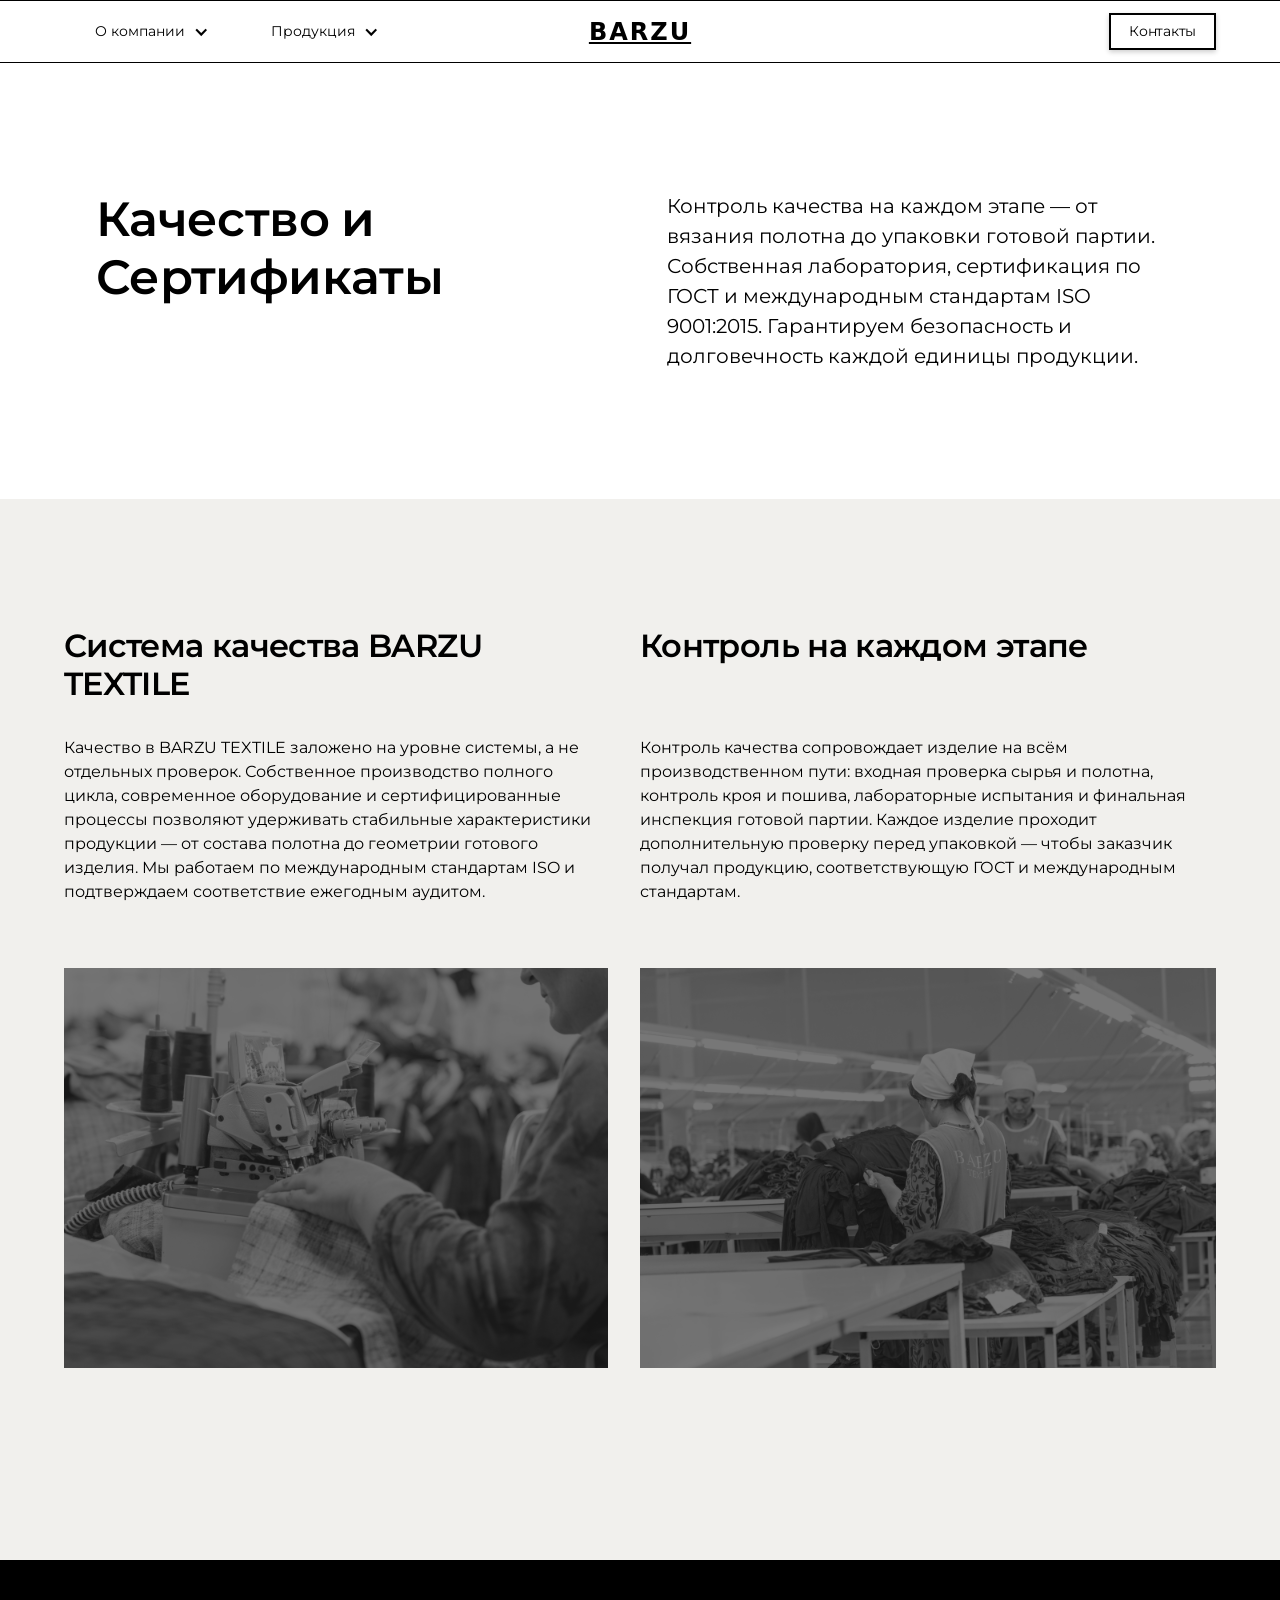
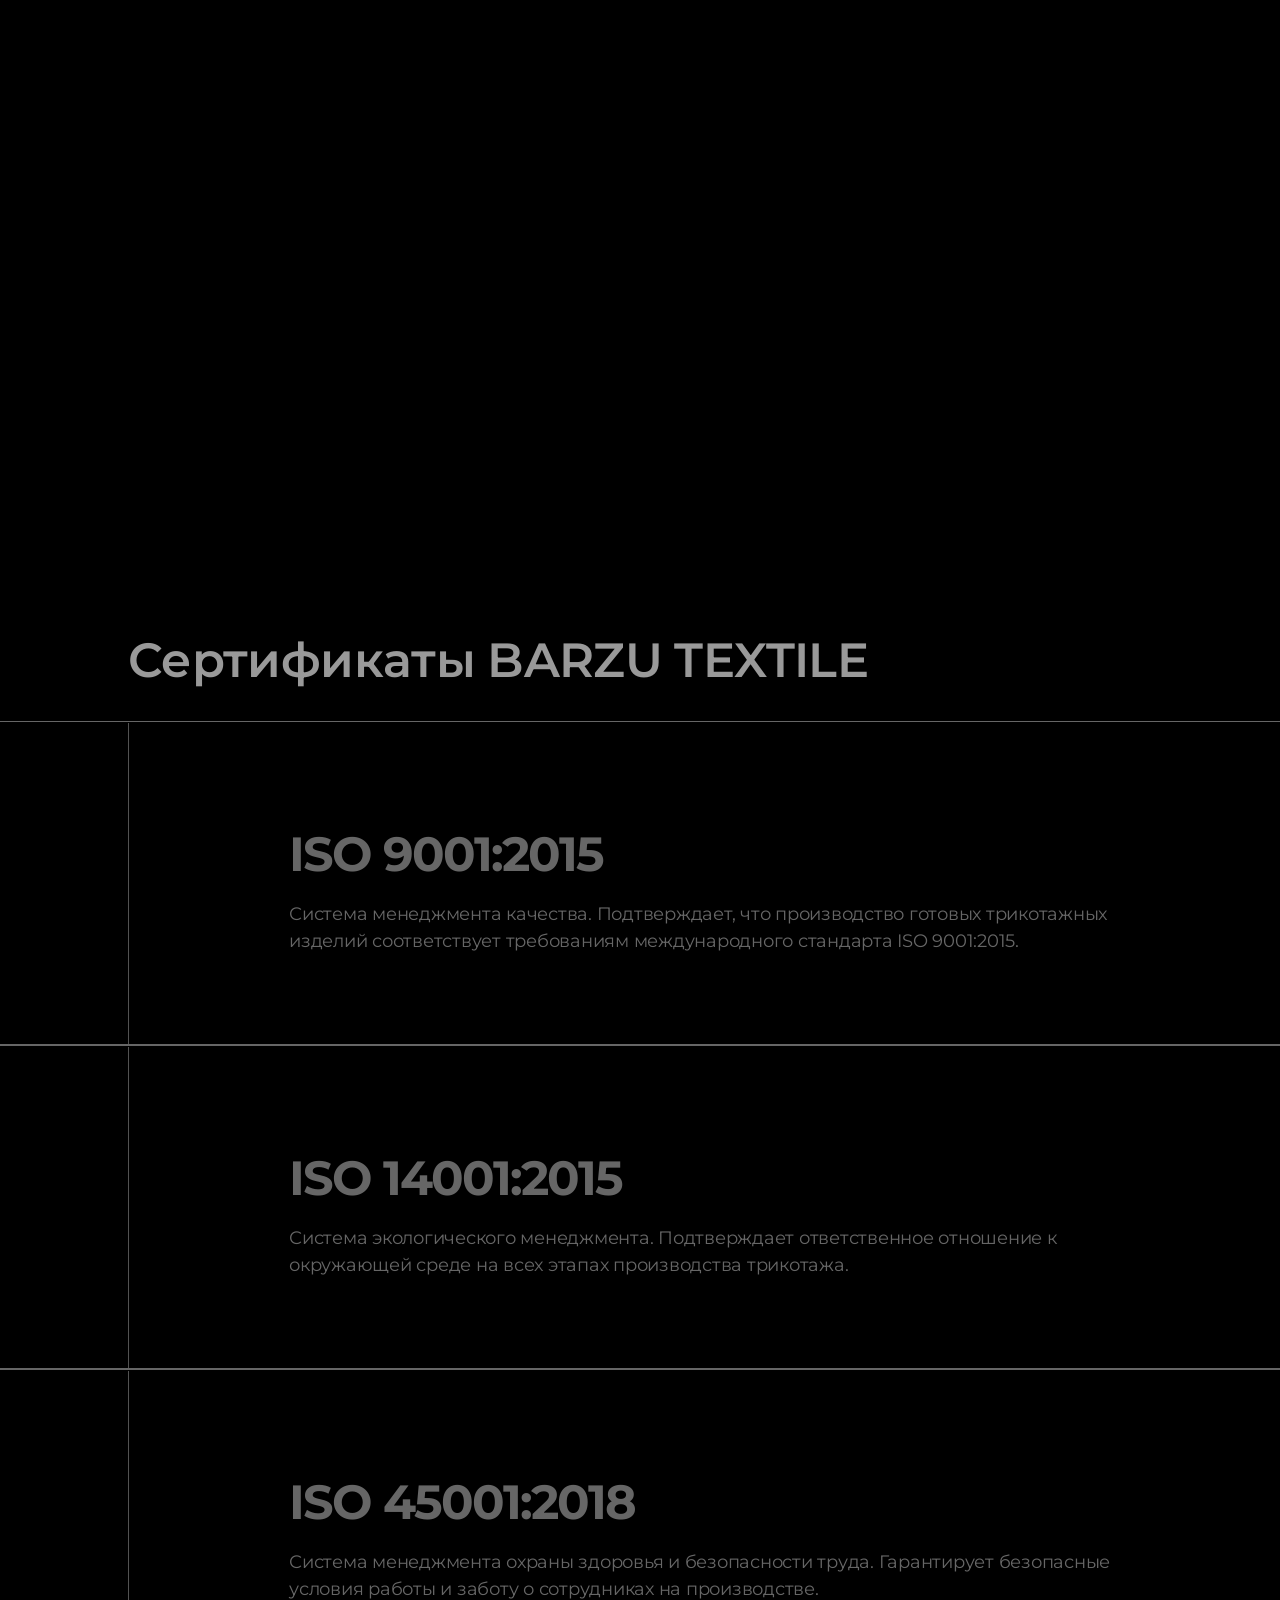
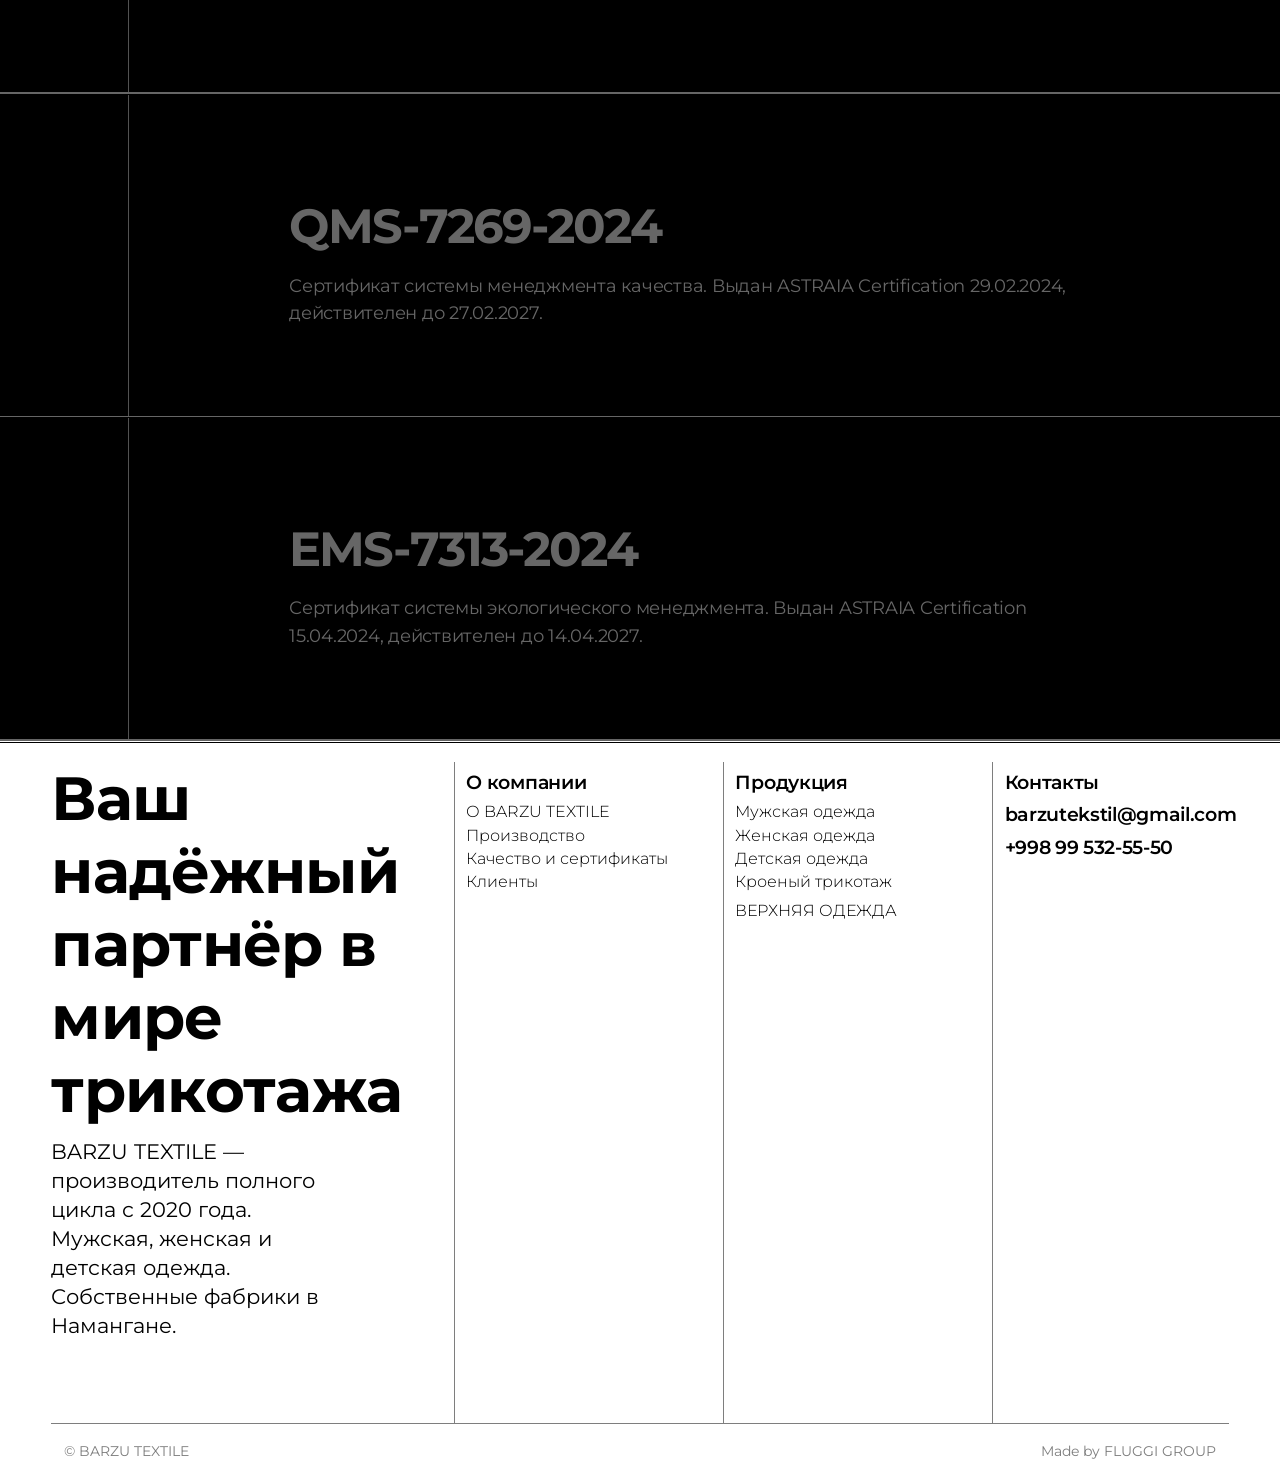
<file: quality.html>
<!DOCTYPE html>
<!-- Last Published: Fri Nov 14 2025 13:03:31 GMT+0000 (Coordinated Universal Time) -->
<html data-wf-page="649d40db00ff8ab79d102c5b" lang="en">
  <head>
    <meta charset="utf-8" />
    <link href="https://cdn.prod.website-files.com" rel="preconnect" crossorigin="anonymous" />
    <title>Качество</title>
    <meta content="Barzu Textile" name="description"/>
    <meta content="Barzu" property="og:title" />
    <meta content="Barzu Textile" property="og:description"/>
    <meta content="Barzu" name="twitter:title" />
    <meta content="Barzu Textile" name="twitter:description"/>
    <meta property="og:type" content="website" />
    <meta content="summary_large_image" name="twitter:card" />
    <meta content="width=device-width, initial-scale=1" name="viewport" />
    <link href="./css/webflow.css" rel="stylesheet" type="text/css"/>
    <style>
      @media (min-width: 992px) {
        html.w-mod-js:not(.w-mod-ix) [data-w-id="4271225e-0f40-e2da-4984-42390cc4d500"] {
          -webkit-transform: translate3d(0, 30%, 0) scale3d(1, 1, 1) rotateX(0) rotateY(0) rotateZ(0) skew(0, 0);
          -moz-transform: translate3d(0, 30%, 0) scale3d(1, 1, 1) rotateX(0) rotateY(0) rotateZ(0) skew(0, 0);
          -ms-transform: translate3d(0, 30%, 0) scale3d(1, 1, 1) rotateX(0) rotateY(0) rotateZ(0) skew(0, 0);
          transform: translate3d(0, 30%, 0) scale3d(1, 1, 1) rotateX(0) rotateY(0) rotateZ(0) skew(0, 0);
          opacity: 0;
        }
        html.w-mod-js:not(.w-mod-ix) [data-w-id="e6c32c27-58af-518e-636a-46db0bd68227"] {
          -webkit-transform: translate3d(0, -2em, 0) scale3d(0, 0, 1) rotateX(0) rotateY(0) rotateZ(0) skew(0, 0);
          -moz-transform: translate3d(0, -2em, 0) scale3d(0, 0, 1) rotateX(0) rotateY(0) rotateZ(0) skew(0, 0);
          -ms-transform: translate3d(0, -2em, 0) scale3d(0, 0, 1) rotateX(0) rotateY(0) rotateZ(0) skew(0, 0);
          transform: translate3d(0, -2em, 0) scale3d(0, 0, 1) rotateX(0) rotateY(0) rotateZ(0) skew(0, 0);
          display: block;
        }
        html.w-mod-js:not(.w-mod-ix) [data-w-id="e6c32c27-58af-518e-636a-46db0bd68229"] {
          background-color: rgba(255, 255, 255, 0.4);
        }
        html.w-mod-js:not(.w-mod-ix) [data-w-id="b9207727-7263-25f8-5bac-c71a3f69c81c"] {
          -webkit-transform: translate3d(0, -2em, 0) scale3d(0, 0, 1) rotateX(0) rotateY(0) rotateZ(0) skew(0, 0);
          -moz-transform: translate3d(0, -2em, 0) scale3d(0, 0, 1) rotateX(0) rotateY(0) rotateZ(0) skew(0, 0);
          -ms-transform: translate3d(0, -2em, 0) scale3d(0, 0, 1) rotateX(0) rotateY(0) rotateZ(0) skew(0, 0);
          transform: translate3d(0, -2em, 0) scale3d(0, 0, 1) rotateX(0) rotateY(0) rotateZ(0) skew(0, 0);
          display: block;
        }
        html.w-mod-js:not(.w-mod-ix) [data-w-id="b9207727-7263-25f8-5bac-c71a3f69c81e"] {
          background-color: rgba(255, 255, 255, 0.4);
        }
        html.w-mod-js:not(.w-mod-ix) [data-w-id="9cd9c28d-4a09-e782-e403-307a1596b8b1"] {
          -webkit-transform: translate3d(0, -2em, 0) scale3d(0, 0, 1) rotateX(0) rotateY(0) rotateZ(0) skew(0, 0);
          -moz-transform: translate3d(0, -2em, 0) scale3d(0, 0, 1) rotateX(0) rotateY(0) rotateZ(0) skew(0, 0);
          -ms-transform: translate3d(0, -2em, 0) scale3d(0, 0, 1) rotateX(0) rotateY(0) rotateZ(0) skew(0, 0);
          transform: translate3d(0, -2em, 0) scale3d(0, 0, 1) rotateX(0) rotateY(0) rotateZ(0) skew(0, 0);
          display: block;
        }
        html.w-mod-js:not(.w-mod-ix) [data-w-id="9cd9c28d-4a09-e782-e403-307a1596b8b3"] {
          background-color: rgba(255, 255, 255, 0.4);
        }
        html.w-mod-js:not(.w-mod-ix) [data-w-id="aed36756-2b73-5b4e-fb89-3af81c32bfac"] {
          -webkit-transform: translate3d(0, -2em, 0) scale3d(0, 0, 1) rotateX(0) rotateY(0) rotateZ(0) skew(0, 0);
          -moz-transform: translate3d(0, -2em, 0) scale3d(0, 0, 1) rotateX(0) rotateY(0) rotateZ(0) skew(0, 0);
          -ms-transform: translate3d(0, -2em, 0) scale3d(0, 0, 1) rotateX(0) rotateY(0) rotateZ(0) skew(0, 0);
          transform: translate3d(0, -2em, 0) scale3d(0, 0, 1) rotateX(0) rotateY(0) rotateZ(0) skew(0, 0);
          display: block;
        }
        html.w-mod-js:not(.w-mod-ix) [data-w-id="aed36756-2b73-5b4e-fb89-3af81c32bfae"] {
          background-color: rgba(255, 255, 255, 0.4);
        }
        html.w-mod-js:not(.w-mod-ix) [data-w-id="50cc693c-b192-c128-55f2-699d24e46ee7"] {
          -webkit-transform: translate3d(0, -2em, 0) scale3d(0, 0, 1) rotateX(0) rotateY(0) rotateZ(0) skew(0, 0);
          -moz-transform: translate3d(0, -2em, 0) scale3d(0, 0, 1) rotateX(0) rotateY(0) rotateZ(0) skew(0, 0);
          -ms-transform: translate3d(0, -2em, 0) scale3d(0, 0, 1) rotateX(0) rotateY(0) rotateZ(0) skew(0, 0);
          transform: translate3d(0, -2em, 0) scale3d(0, 0, 1) rotateX(0) rotateY(0) rotateZ(0) skew(0, 0);
          display: block;
        }
        html.w-mod-js:not(.w-mod-ix) [data-w-id="50cc693c-b192-c128-55f2-699d24e46ee9"] {
          background-color: rgba(255, 255, 255, 0.4);
        }
        html.w-mod-js:not(.w-mod-ix) [data-w-id="a7905155-285f-5c70-0533-ce0df7be082f"] {
          -webkit-transform: translate3d(0, -2em, 0) scale3d(0, 0, 1) rotateX(0) rotateY(0) rotateZ(0) skew(0, 0);
          -moz-transform: translate3d(0, -2em, 0) scale3d(0, 0, 1) rotateX(0) rotateY(0) rotateZ(0) skew(0, 0);
          -ms-transform: translate3d(0, -2em, 0) scale3d(0, 0, 1) rotateX(0) rotateY(0) rotateZ(0) skew(0, 0);
          transform: translate3d(0, -2em, 0) scale3d(0, 0, 1) rotateX(0) rotateY(0) rotateZ(0) skew(0, 0);
          display: block;
        }
        html.w-mod-js:not(.w-mod-ix) [data-w-id="a7905155-285f-5c70-0533-ce0df7be0831"] {
          background-color: rgba(255, 255, 255, 0.4);
        }
      }
      @media (max-width: 991px) and (min-width: 768px) {
        html.w-mod-js:not(.w-mod-ix) [data-w-id="4271225e-0f40-e2da-4984-42390cc4d500"] {
          -webkit-transform: translate3d(0, 15%, 0) scale3d(1, 1, 1) rotateX(0) rotateY(0) rotateZ(0) skew(0, 0);
          -moz-transform: translate3d(0, 15%, 0) scale3d(1, 1, 1) rotateX(0) rotateY(0) rotateZ(0) skew(0, 0);
          -ms-transform: translate3d(0, 15%, 0) scale3d(1, 1, 1) rotateX(0) rotateY(0) rotateZ(0) skew(0, 0);
          transform: translate3d(0, 15%, 0) scale3d(1, 1, 1) rotateX(0) rotateY(0) rotateZ(0) skew(0, 0);
          opacity: 0;
        }
      }
      @media (max-width: 767px) and (min-width: 480px) {
        html.w-mod-js:not(.w-mod-ix) [data-w-id="4271225e-0f40-e2da-4984-42390cc4d500"] {
          -webkit-transform: translate3d(0, 15%, 0) scale3d(1, 1, 1) rotateX(0) rotateY(0) rotateZ(0) skew(0, 0);
          -moz-transform: translate3d(0, 15%, 0) scale3d(1, 1, 1) rotateX(0) rotateY(0) rotateZ(0) skew(0, 0);
          -ms-transform: translate3d(0, 15%, 0) scale3d(1, 1, 1) rotateX(0) rotateY(0) rotateZ(0) skew(0, 0);
          transform: translate3d(0, 15%, 0) scale3d(1, 1, 1) rotateX(0) rotateY(0) rotateZ(0) skew(0, 0);
          opacity: 0;
        }
      }
      @media (max-width: 479px) {
        html.w-mod-js:not(.w-mod-ix) [data-w-id="4271225e-0f40-e2da-4984-42390cc4d500"] {
          -webkit-transform: translate3d(0, 15%, 0) scale3d(1, 1, 1) rotateX(0) rotateY(0) rotateZ(0) skew(0, 0);
          -moz-transform: translate3d(0, 15%, 0) scale3d(1, 1, 1) rotateX(0) rotateY(0) rotateZ(0) skew(0, 0);
          -ms-transform: translate3d(0, 15%, 0) scale3d(1, 1, 1) rotateX(0) rotateY(0) rotateZ(0) skew(0, 0);
          transform: translate3d(0, 15%, 0) scale3d(1, 1, 1) rotateX(0) rotateY(0) rotateZ(0) skew(0, 0);
          opacity: 0;
        }
      }
    </style>
    <script src="./js/webfont.js" type="text/javascript"></script>
    <script type="text/javascript">
      WebFont.load({
        google: {
          families: [
            "Montserrat:100,100italic,200,200italic,300,300italic,400,400italic,500,500italic,600,600italic,700,700italic,800,800italic,900,900italic",
            "Oswald:200,300,400,500,600,700",
            "Open Sans:300,300italic,400,400italic,600,600italic,700,700italic,800,800italic",
            "Poppins:regular,500,600",
          ],
        },
      });
    </script>
    <link
      href="https://cdn.prod.website-files.com/649a4887c6bc0ffcc9486e3f/649a4887c6bc0ffcc9486e95_Icon_s.png"
      rel="shortcut icon"
      type="image/x-icon"
    />
    <link
      href="https://cdn.prod.website-files.com/649a4887c6bc0ffcc9486e3f/649a4887c6bc0ffcc9486e49_Icon_l.png"
      rel="apple-touch-icon"
    />
    <style>
      ::selection {
        color: white;
        background-color: #1aacd4;
      }
    </style>
    <style>
      .text-size-regular-2 {
        font-family: "Montserrat";
      }
      .text-size-small-2 {
        font-family: "Montserrat";
      }
    </style>
    <script type="text/javascript">
      window.__WEBFLOW_CURRENCY_SETTINGS = {
        currencyCode: "USD",
        symbol: "$",
        decimal: ".",
        fractionDigits: 2,
        group: ",",
        template:
          '{{wf {"path":"symbol","type":"PlainText"} }} {{wf {"path":"amount","type":"CommercePrice"} }} {{wf {"path":"currencyCode","type":"PlainText"} }}',
        hideDecimalForWholeNumbers: false,
      };
    </script>
  </head>
  <body>
    <div class="nav_wrap">
      <div class="page-padding">
        <div data-collapse="medium" data-animation="default" data-duration="400" data-easing="ease" data-easing2="ease" role="banner" class="navigation w-nav">
          <div class="navigation__container is--desktop">
            <nav role="navigation" class="navigation__menu w-nav-menu">
              <div data-delay="200" data-hover="true" data-w-id="104289ed-1cb5-513f-dcf5-222805205018" class="navbar_menu-dropdown w-dropdown">
                <div class="navbar_dropdwn-toggle w-dropdown-toggle">
                  <div class="dropdown-icon w-icon-dropdown-toggle"></div>
                  <h6 class="nav_text nav_link">О компании</h6>
                </div>
                <nav class="navbar_dropdown-list w-dropdown-list">
                  <div class="navbar_container">
                    <div class="navbar_dropdown-content">
                      <div class="navbar_dropdown-content-left">
                        <div data-delay="0" data-hover="true" id="w-node-_1259cc5a-d2ed-1d0c-0dc4-850b2ebe1f8e-d83af837" class="nav_dropdown w-dropdown">
                          <div class="navlink drop w-dropdown-toggle">
                            <div class="icon_nav_arrow w-icon-dropdown-toggle"></div>
                            <h4 class="text-size-regular is-nav">О нас<br /></h4>
                          </div>
                          <nav class="dropdown_nav w-dropdown-list">
                            <a href="/about.html" class="nav_link-2 drop">О BARZU TEXTILE</a>
                            <a href="/production.html" class="nav_link-2 drop">Производство</a>
                            <a href="/quality.html" class="nav_link-2 drop">Качество и сертификаты</a>
                          </nav>
                        </div>
                        <div id="w-node-_104289ed-1cb5-513f-dcf5-222805205032-d83af837" class="navbar_dropdown-link-list is-flex">
                          <a href="/about.html#clients" class="navlink w-inline-block">
                            <div class="margin-bottom margin-small signature">
                              <h4 class="text-size-regular is-nav">Клиенты</h4>
                            </div>
                          </a>
                        </div>
                      </div>
                    </div>
                  </div>
                </nav>
              </div>
              <div data-delay="200" data-hover="true" data-w-id="31c438d0-07f4-e5b7-942a-a8c597d19d65" class="navbar_menu-dropdown w-dropdown">
                <div class="navbar_dropdwn-toggle w-dropdown-toggle">
                  <div class="dropdown-icon w-icon-dropdown-toggle"></div>
                  <h6 class="nav_text">Продукция</h6>
                </div>
                <nav class="navbar_dropdown-list w-dropdown-list">
                    <div class="navbar_container-2">
                      <div class="navbar_dropdown-content-2">
                        <div class="navbar_dropdown-content-left-2">
                          <div id="w-node-_1e73ccca-e64a-b946-af9a-1b75731a1673-d83af837" class="menu-txt-box signature-h-layout sign">
                            <div class="nav-txt signature-pd desk title">
                              <a href="/product.html" class="nav-white">
                                Наш<br>ассортимент
                              </a>
                            </div>
                          </div>
                          <div id="w-node-e1f01e21-58ef-0658-1b3b-f4db79a46fc9-d83af837" class="navbar_dropdown-link-list is-flex h-160">
                            <div class="margin-bottom margin-small nounder">
                              <a data-w-id="e1f01e21-58ef-0658-1b3b-f4db79a46fcb" href="/product.html" class="link-block-2 w-inline-block">
                                <div class="nav-6item">
                                  <img sizes="100vw" alt="" src="https://cdn.prod.website-files.com/649a4887c6bc0ffcc9486e3f/649e3fe3864503a635c67771_pdc-01-2.webp" loading="lazy" class="nav-img"/>
                                  <div class="dark-mask-s"></div>
                                </div>
                              </a>
                            </div>
                          </div>
                          <div id="w-node-f83d4f6a-c528-9ade-46cc-36fd8f25fd03-d83af837" class="navbar_dropdown-link-list is-flex h-160">
                            <div class="margin-bottom margin-small">
                              <a data-w-id="f83d4f6a-c528-9ade-46cc-36fd8f25fd05" href="/product.html" class="link-block-2 underline all w-inline-block">
                                <div class="menu-txt-box underline all">
                                  <div class="pdc-6icon-box alll">
                                    <div class="nav-txt-s">Вся продукция</div>
                                    <div class="arrow-link w-embed">
                                      <svg
                                        width="15"
                                        height="15"
                                        style=""
                                        viewBox="0 0 14 14"
                                        fill="currentColor"
                                        xmlns="http://www.w3.org/2000/svg"
                                      >
                                        <path
                                          d="M1.34209 1.34312L12.6558 12.6568M12.6558 12.6568H4.17052M12.6558 12.6568V4.17154"
                                          stroke="currentColor"
                                          stroke-width="2"
                                          stroke-linecap="round"
                                          stroke-linejoin="round"
                                        ></path>
                                      </svg>
                                    </div>
                                  </div>
                                </div>
                              </a>
                            </div>
                          </div>
                          <div
                            id="w-node-c00fe72e-c1f0-7cd0-9fb8-1c51ffb18e88-d83af837"
                            class="navbar_dropdown-link-list is-flex h-160"
                          >
                            <div class="margin-bottom margin-small nounder">
                              <a
                                data-w-id="c00fe72e-c1f0-7cd0-9fb8-1c51ffb18e8a"
                                href="/product.html#men"
                                class="link-block-2 nav w-inline-block"
                              >
                                <div class="nav-6item top">
                                  <img
                                    sizes="100vw"
                                    alt=""
                                    src="./img/mans.jpg"
                                    loading="lazy"
                                    class="nav-img"
                                  />
                                  <div class="dark-mask-s top"></div>
                                  <div class="nav-tag-wrap">
                                    <div
                                      id="w-node-_83aa9fba-9024-50d0-bd11-385c057d880a-d83af837"
                                      class="button-3 nav"
                                    >
                                      <div
                                        id="w-node-_83aa9fba-9024-50d0-bd11-385c057d880b-d83af837"
                                        class="nav-tag"
                                      >
                                        55% производства
                                      </div>
                                    </div>
                                    <div class="button-3 nav">
                                      <div
                                        id="w-node-d94b6dee-8259-90df-789c-60def50d5978-d83af837"
                                        class="nav-tag"
                                      >
                                        Футболки · Худи · Свитеры
                                      </div>
                                    </div>
                                  </div>
                                </div>
                              </a>
                            </div>
                          </div>
                          <div
                            id="w-node-_2154a5d5-9499-8bb3-9595-cfbcc3e65a98-d83af837"
                            class="navbar_dropdown-link-list is-flex h-160"
                          >
                            <div class="margin-bottom margin-small">
                              <a
                                data-w-id="2154a5d5-9499-8bb3-9595-cfbcc3e65a9a"
                                href="/product.html#men"
                                class="link-block-2 underline w-inline-block"
                              >
                                <div class="menu-txt-box underline">
                                  <div class="pdc-6icon-box">
                                    <div id="w-node-_2154a5d5-9499-8bb3-9595-cfbcc3e65aa1-d83af837" class="nav-txt-s">
                                    Мужская
                                    </div>
                                  </div>
                                </div>
                              </a>
                            </div>
                          </div>
                          <div
                            id="w-node-c00fe72e-c1f0-7cd0-9fb8-1c51ffb18e96-d83af837"
                            class="navbar_dropdown-link-list is-flex h-160"
                          >
                            <div class="margin-bottom margin-small nounder">
                              <a
                                data-w-id="c00fe72e-c1f0-7cd0-9fb8-1c51ffb18e98"
                                href="/product.html#women"
                                class="link-block-2 nav w-inline-block"
                              >
                                <div class="nav-6item">
                                  <img sizes="100vw" alt="" src="./img/women.jpg" loading="lazy" class="nav-img"/>
                                  <div class="dark-mask-s"></div>
                                  <div class="nav-tag-wrap">
                                    <div
                                      id="w-node-_63ceb898-a57c-c1e7-0f80-cc6602d91866-d83af837"
                                      class="button-3 gr nav"
                                    >
                                      <div
                                        id="w-node-_63ceb898-a57c-c1e7-0f80-cc6602d91867-d83af837"
                                        class="nav-tag"
                                      >
                                        25% производства
                                      </div>
                                    </div>
                                    <div class="button-3 gr nav">
                                      <div
                                        id="w-node-_63ceb898-a57c-c1e7-0f80-cc6602d9186a-d83af837"
                                        class="nav-tag"
                                      >
                                        Платья · Юбки · Блузки
                                      </div>
                                    </div>
                                  </div>
                                </div>
                              </a>
                            </div>
                          </div>
                          <div
                            id="w-node-_023806db-8a43-99a0-5e25-086db16a535c-d83af837"
                            class="navbar_dropdown-link-list is-flex h-160"
                          >
                            <div class="margin-bottom margin-small">
                              <a
                                data-w-id="023806db-8a43-99a0-5e25-086db16a535e"
                                href="/product.html#women"
                                class="link-block-2 underline w-inline-block"
                              >
                                <div class="menu-txt-box underline">
                                  <div class="pdc-6icon-box">
                                    <div
                                      id="w-node-_023806db-8a43-99a0-5e25-086db16a5365-d83af837"
                                      class="nav-txt-s"
                                    >
                                    Женская
                                    </div>
                                  </div>
                                </div>
                              </a>
                            </div>
                          </div>
                          <div
                            id="w-node-c00fe72e-c1f0-7cd0-9fb8-1c51ffb18ea7-d83af837"
                            class="navbar_dropdown-link-list is-flex h-160"
                          >
                            <div class="margin-bottom margin-small nounder">
                              <a
                                data-w-id="c00fe72e-c1f0-7cd0-9fb8-1c51ffb18ea9"
                                href="/product.html#kids"
                                class="link-block-2 nav w-inline-block"
                              >
                                <div class="nav-6item">
                                  <img
                                    sizes="100vw"
                                    alt=""
                                    src="./img/kids.jpg"
                                    loading="lazy"
                                    class="nav-img top"
                                  />
                                  <div class="dark-mask-s"></div>
                                  <div class="nav-tag-wrap">
                                    <div
                                      id="w-node-_2c354e81-8cf4-89b2-e30c-db36eaf274d0-d83af837"
                                      class="button-3 nav"
                                    >
                                      <div
                                        id="w-node-_2c354e81-8cf4-89b2-e30c-db36eaf274d1-d83af837"
                                        class="nav-tag"
                                      >
                                        20% производства
                                      </div>
                                    </div>
                                    <div class="button-3 nav">
                                      <div
                                        id="w-node-_2c354e81-8cf4-89b2-e30c-db36eaf274d4-d83af837"
                                        class="nav-tag"
                                      >
                                        Комбинезоны · Костюмы
                                      </div>
                                    </div>
                                  </div>
                                </div>
                              </a>
                            </div>
                          </div>
                          <div
                            id="w-node-d760270b-658b-22cd-a673-1ba6772cce69-d83af837"
                            class="navbar_dropdown-link-list is-flex h-160"
                          >
                            <div class="margin-bottom margin-small">
                              <a
                                data-w-id="d760270b-658b-22cd-a673-1ba6772cce6b"
                                href="/product.html#kids"
                                class="link-block-2 underline w-inline-block"
                              >
                                <div class="menu-txt-box underline">
                                  <div class="pdc-6icon-box">
                                    <div
                                      id="w-node-d760270b-658b-22cd-a673-1ba6772cce72-d83af837"
                                      class="nav-txt-s"
                                    >
                                    Детская
                                    </div>
                                  </div>
                                </div>
                              </a>
                            </div>
                          </div>
                          <div
                            id="w-node-c00fe72e-c1f0-7cd0-9fb8-1c51ffb18eb8-d83af837"
                            class="navbar_dropdown-link-list is-flex h-160"
                          >
                            <div class="margin-bottom margin-small nounder">
                              <a
                                data-w-id="c00fe72e-c1f0-7cd0-9fb8-1c51ffb18eba"
                                href="/product.html#kroen"
                                class="link-block-2 w-inline-block"
                              >
                                <div class="nav-6item">
                                  <img
                                    sizes="100vw"
                                    alt=""
                                    src="./img/kroen.jpg"
                                    loading="lazy"
                                    class="nav-img"
                                  />
                                  <div class="dark-mask-s"></div>
                                  <div class="nav-tag-wrap">
                                    <div
                                      id="w-node-_0c283f26-79f9-fb4a-6d77-14f8afe3a352-d83af837"
                                      class="button-3 gr nav"
                                    >
                                      <div
                                        id="w-node-_0c283f26-79f9-fb4a-6d77-14f8afe3a353-d83af837"
                                        class="nav-tag"
                                      >
                                        786 240 шт/год
                                      </div>
                                    </div>
                                    <div class="button-3 gr nav">
                                      <div
                                        id="w-node-_0c283f26-79f9-fb4a-6d77-14f8afe3a356-d83af837"
                                        class="nav-tag"
                                      >
                                        Футболки · Поло
                                      </div>
                                    </div>
                                  </div>
                                </div>
                              </a>
                            </div>
                          </div>
                          <div
                            id="w-node-_7dcbeb1a-0deb-8545-c159-153fa4a8ba5f-d83af837"
                            class="navbar_dropdown-link-list is-flex h-160"
                          >
                            <div class="margin-bottom margin-small">
                              <a
                                data-w-id="7dcbeb1a-0deb-8545-c159-153fa4a8ba61"
                                href="/product.html#kroen"
                                class="link-block-2 underline w-inline-block"
                              >
                                <div class="menu-txt-box underline">
                                  <div class="pdc-6icon-box">
                                    <div
                                      id="w-node-_7dcbeb1a-0deb-8545-c159-153fa4a8ba68-d83af837"
                                      class="nav-txt-s"
                                    >
                                    КРОЕНЫЙ
                                    </div>
                                  </div>
                                </div>
                              </a>
                            </div>
                          </div>
                          <div
                            id="w-node-c00fe72e-c1f0-7cd0-9fb8-1c51ffb18ec9-d83af837"
                            class="navbar_dropdown-link-list is-flex h-160"
                          >
                            <div class="margin-bottom margin-small nounder">
                              <a
                                data-w-id="c00fe72e-c1f0-7cd0-9fb8-1c51ffb18ecb"
                                href="/product.html#updress"
                                class="link-block-2 w-inline-block"
                              >
                                <div class="nav-6item">
                                  <img
                                    sizes="100vw"
                                    alt=""
                                    src="./img/updress.jpg"
                                    loading="lazy"
                                    class="nav-img sat"
                                  />
                                  <div class="dark-mask-s"></div>
                                  <div class="nav-tag-wrap">
                                    <div
                                      id="w-node-_722d6ce9-239c-3f3a-9219-3786a4df7c06-d83af837"
                                      class="button-3 nav"
                                    >
                                      <div
                                        id="w-node-_722d6ce9-239c-3f3a-9219-3786a4df7c07-d83af837"
                                        class="nav-tag"
                                      >
                                        224 640 шт/год
                                      </div>
                                    </div>
                                    <div class="button-3 nav">
                                      <div
                                        id="w-node-_722d6ce9-239c-3f3a-9219-3786a4df7c0a-d83af837"
                                        class="nav-tag"
                                      >
                                        Куртки · Блейзеры
                                      </div>
                                    </div>
                                  </div>
                                </div>
                              </a>
                            </div>
                          </div>
                          <div
                            id="w-node-_450743dd-bf63-ebb1-a7c9-0f2283382c4d-d83af837"
                            class="navbar_dropdown-link-list is-flex h-160"
                          >
                            <div class="margin-bottom margin-small">
                              <a
                                data-w-id="450743dd-bf63-ebb1-a7c9-0f2283382c4f"
                                href="/product.html#updress"
                                class="link-block-2 underline w-inline-block"
                              >
                                <div class="menu-txt-box underline">
                                  <div class="pdc-6icon-box">
                                    <div
                                      id="w-node-_450743dd-bf63-ebb1-a7c9-0f2283382c56-d83af837"
                                      class="nav-txt-s"
                                    >
                                    ВЕРХНЯЯ
                                    </div>
                                  </div>
                                </div>
                              </a>
                            </div>
                          </div>
                        </div>
                      </div>
                    </div>
                    <div class="navbar_container-2 mob">
                      <div class="navbar_dropdown-content-2">
                        <div class="navbar_dropdown-content-left-2">
                    
                          <div class="menu-txt-box signature-h-layout sign">
                            <div class="nav-txt signature-pd desk title">
                              <a href="#products" class="nav-white">
                                Наш<br>ассортимент
                              </a>
                            </div>
                            <div class="nav-txt signature-pd mob">Наш ассортимент</div>
                          </div>
                    
                          <!-- Вся продукция -->
                          <div class="navbar_dropdown-link-list is-flex h-160">
                            <div class="margin-bottom margin-small">
                              <a href="#products" class="link-block-2 underline all w-inline-block">
                                <div class="menu-txt-box underline all">
                                  <div class="pdc-6icon-box alll">
                                    <div class="nav-txt-s">Вся продукция</div>
                                  </div>
                                </div>
                              </a>
                            </div>
                          </div>
                    
                          <!-- Мужская -->
                          <div class="navbar_dropdown-link-list is-flex h-160">
                            <div class="margin-bottom margin-small nounder">
                              <a href="#products" class="link-block-2 nav w-inline-block">
                                <div class="nav-6item top">
                                  <img src="./img/mans.jpg" loading="lazy" alt="Мужская" class="nav-img" style="width:100%;height:100%;object-fit:cover;">
                                  <div class="dark-mask-s top"></div>
                                  <div class="nav-tag-wrap">
                                    <div class="button-3 nav">
                                      <div class="nav-tag">55% производства</div>
                                    </div>
                                    <div class="button-3 nav">
                                      <div class="nav-tag">Футболки · Худи · Свитеры</div>
                                    </div>
                                  </div>
                                </div>
                              </a>
                            </div>
                          </div>
                          <div class="navbar_dropdown-link-list is-flex h-160">
                            <div class="margin-bottom margin-small">
                              <a href="#products" class="link-block-2 underline w-inline-block">
                                <div class="menu-txt-box underline">
                                  <div class="pdc-6icon-box">
                                    <div class="nav-txt-s">Мужская</div>
                                  </div>
                                </div>
                              </a>
                            </div>
                          </div>
                    
                          <!-- Женская -->
                          <div class="navbar_dropdown-link-list is-flex h-160">
                            <div class="margin-bottom margin-small nounder">
                              <a href="#products" class="link-block-2 nav w-inline-block">
                                <div class="nav-6item">
                                  <img src="./img/women.jpg" loading="lazy" alt="Женская" class="nav-img" style="width:100%;height:100%;object-fit:cover;">
                                  <div class="dark-mask-s"></div>
                                  <div class="nav-tag-wrap">
                                    <div class="button-3 gr nav">
                                      <div class="nav-tag">25% производства</div>
                                    </div>
                                    <div class="button-3 gr nav">
                                      <div class="nav-tag">Платья · Юбки · Блузки</div>
                                    </div>
                                  </div>
                                </div>
                              </a>
                            </div>
                          </div>
                          <div class="navbar_dropdown-link-list is-flex h-160">
                            <div class="margin-bottom margin-small">
                              <a href="#products" class="link-block-2 underline w-inline-block">
                                <div class="menu-txt-box underline">
                                  <div class="pdc-6icon-box">
                                    <div class="nav-txt-s">Женская</div>
                                  </div>
                                </div>
                              </a>
                            </div>
                          </div>
                    
                          <!-- Детская -->
                          <div class="navbar_dropdown-link-list is-flex h-160">
                            <div class="margin-bottom margin-small nounder">
                              <a href="#products" class="link-block-2 nav w-inline-block">
                                <div class="nav-6item">
                                  <img src="./img/kids.jpg" loading="lazy" alt="Детская" class="nav-img top" style="width:100%;height:100%;object-fit:cover;">
                                  <div class="dark-mask-s"></div>
                                  <div class="nav-tag-wrap">
                                    <div class="button-3 nav">
                                      <div class="nav-tag">20% производства</div>
                                    </div>
                                    <div class="button-3 nav">
                                      <div class="nav-tag">Комбинезоны · Костюмы</div>
                                    </div>
                                  </div>
                                </div>
                              </a>
                            </div>
                          </div>
                          <div class="navbar_dropdown-link-list is-flex h-160">
                            <div class="margin-bottom margin-small">
                              <a href="#products" class="link-block-2 underline w-inline-block">
                                <div class="menu-txt-box underline">
                                  <div class="pdc-6icon-box">
                                    <div class="nav-txt-s">Детская</div>
                                  </div>
                                </div>
                              </a>
                            </div>
                          </div>
                    
                          <!-- Кроеный -->
                          <div class="navbar_dropdown-link-list is-flex h-160">
                            <div class="margin-bottom margin-small nounder">
                              <a href="#products" class="link-block-2 w-inline-block">
                                <div class="nav-6item">
                                  <img src="./img/kroen.jpg" loading="lazy" alt="Кроеный" class="nav-img" style="width:100%;height:100%;object-fit:cover;">
                                  <div class="dark-mask-s"></div>
                                  <div class="nav-tag-wrap">
                                    <div class="button-3 gr nav">
                                      <div class="nav-tag">786 240 шт/год</div>
                                    </div>
                                    <div class="button-3 gr nav">
                                      <div class="nav-tag">Футболки · Поло</div>
                                    </div>
                                  </div>
                                </div>
                              </a>
                            </div>
                          </div>
                          <div class="navbar_dropdown-link-list is-flex h-160">
                            <div class="margin-bottom margin-small">
                              <a href="#products" class="link-block-2 underline w-inline-block">
                                <div class="menu-txt-box underline">
                                  <div class="pdc-6icon-box">
                                    <div class="nav-txt-s">КРОЕНЫЙ</div>
                                  </div>
                                </div>
                              </a>
                            </div>
                          </div>
                    
                          <!-- Верхняя -->
                          <div class="navbar_dropdown-link-list is-flex h-160">
                            <div class="margin-bottom margin-small nounder">
                              <a href="#products" class="link-block-2 w-inline-block">
                                <div class="nav-6item">
                                  <img src="./img/updress.jpg" loading="lazy" alt="Верхняя" class="nav-img sat" style="width:100%;height:100%;object-fit:cover;">
                                  <div class="dark-mask-s"></div>
                                  <div class="nav-tag-wrap">
                                    <div class="button-3 nav">
                                      <div class="nav-tag">224 640 шт/год</div>
                                    </div>
                                    <div class="button-3 nav">
                                      <div class="nav-tag">Куртки · Блейзеры</div>
                                    </div>
                                  </div>
                                </div>
                              </a>
                            </div>
                          </div>
                          <div class="navbar_dropdown-link-list is-flex h-160">
                            <div class="margin-bottom margin-small">
                              <a href="#products" class="link-block-2 underline w-inline-block">
                                <div class="menu-txt-box underline">
                                  <div class="pdc-6icon-box">
                                    <div class="nav-txt-s">ВЕРХНЯЯ</div>
                                  </div>
                                </div>
                              </a>
                            </div>
                          </div>
                    
                        </div>
                      </div>
                    </div>
                  </nav>
              </div>
              <a href="/contact.html" class="navigation__button__main btn mob w-inline-block">
                <h6 class="nav_text bold">Контакты</h6>
              </a>
            </nav>
            <a href="main.html" aria-current="page" class="logo__link w-inline-block w--current">
              <strong style="font-size: 1.5rem; letter-spacing: 2px; font-weight: 700;">BARZU</strong>
            </a>
            <div class="div-block">
              <a href="/contact.html" class="navigation__button__main btn navi w-inline-block">
                <h6 class="nav_text">Контакты</h6>
              </a>
            </div>
            <div class="navigation__wrapper">
              <div class="menu__button w-nav-button">
                <div class="icon-3 w-icon-nav-menu"></div>
              </div>
            </div>
            <div class="calendar-modal-wraper">
              <div class="calendar-list">
                <div class="w-embed">
                  <style>
                    .event-list-wraper::-webkit-scrollbar {
                      width: 5px;
                      height: 100%;
                    }
                    .event-list-wraper::-webkit-scrollbar-track {
                      background-color: rgba(0, 0, 0, 0.05);
                      -webkit-border-radius: 200px;
                      border-radius: 200px;
                    }

                    .event-list-wraper::-webkit-scrollbar-thumb {
                      -webkit-border-radius: 200px;
                      border-radius: 200px;
                      background: rgb(255, 255, 255);
                    }
                  </style>
                </div>
                <a data-w-id="36c29e34-191e-0fb8-c28f-82e8a5020d87" href="#" class="close-btn">x</a>
                <div class="event-list">
                  <h4 class="heading-6 light">Booking Event</h4>
                  <div class="w-dyn-list">
                    <div role="list" class="event-list-wraper w-dyn-items">
                      <div role="listitem" class="event-item-content w-dyn-item">
                        <div class="event-content-all">
                          <div class="event-title">
                            <h3 class="event-title">Performance Days - Munich</h3>
                            <h5 class="event-location">
                              Booth #O03, Hall A2, Entrance West, Messe München, Am Messesee 6, 81829 München,
                              Germany
                            </h5>
                            <h5 class="event-timezone">
                              <a href="https://en.wikipedia.org/wiki/Asia/Taipei">Asia/Taipei</a>
                            </h5>
                          </div>
                          <div class="event-date">
                            <h6 class="event-start">Oct 29, 2025</h6>
                            <div class="divider-ver"></div>
                            <h6 class="event-end">Oct 30, 2025</h6>
                          </div>
                        </div>
                        <div class="add2calendar_wrap">
                          <div class="event-link white noline">Add to:</div>
                          <a href="#" class="event-link">Booking now</a>
                        </div>
                      </div>
                      <div role="listitem" class="event-item-content w-dyn-item">
                        <div class="event-content-all">
                          <div class="event-title">
                            <h3 class="event-title">Performance Days - Munich</h3>
                            <h5 class="event-location">
                              Booth #O03, Hall C4-C5, Messe München, Am Messesee 2, 81829 München, Germany
                            </h5>
                            <h5 class="event-timezone">
                              <a href="https://en.wikipedia.org/wiki/Asia/Taipei">Asia/Taipei</a>
                            </h5>
                          </div>
                          <div class="event-date">
                            <h6 class="event-start">Mar 5, 2025</h6>
                            <div class="divider-ver"></div>
                            <h6 class="event-end">Mar 6, 2025</h6>
                          </div>
                        </div>
                        <div class="add2calendar_wrap">
                          <div class="event-link white noline">Add to:</div>
                          <a href="#" class="event-link">Booking now</a>
                        </div>
                      </div>
                      <div role="listitem" class="event-item-content w-dyn-item">
                        <div class="event-content-all">
                          <div class="event-title">
                            <h3 class="event-title">PGA Show 2025</h3>
                            <h5 class="event-location">
                              Stand #4489 Orange County Convention Center, Orlando, FL 32819, United States
                            </h5>
                            <h5 class="event-timezone">
                              <a href="https://en.wikipedia.org/wiki/Asia/Taipei">Asia/Taipei</a>
                            </h5>
                          </div>
                          <div class="event-date">
                            <h6 class="event-start">Jan 22, 2025</h6>
                            <div class="divider-ver"></div>
                            <h6 class="event-end">Jan 24, 2025</h6>
                          </div>
                        </div>
                        <div class="add2calendar_wrap">
                          <div class="event-link white noline">Add to:</div>
                          <a
                            href="https://tidycal.com/flyingtex/pga-show-2025"
                            target="_blank"
                            class="event-link"
                          >
                            Booking now
                          </a>
                        </div>
                      </div>
                      <div role="listitem" class="event-item-content w-dyn-item">
                        <div class="event-content-all">
                          <div class="event-title">
                            <h3 class="event-title">Functional Fabric Fair - Portland (November, 2024)</h3>
                            <h5 class="event-location">Ended</h5>
                            <h5 class="event-timezone">
                              <a href="https://en.wikipedia.org/wiki/Asia/Taipei">Asia/Taipei</a>
                            </h5>
                          </div>
                          <div class="event-date">
                            <h6 class="event-start">Nov 20, 2024</h6>
                            <div class="divider-ver"></div>
                            <h6 class="event-end">Nov 21, 2024</h6>
                          </div>
                        </div>
                        <div class="add2calendar_wrap">
                          <div class="event-link white noline">Add to:</div>
                          <a
                            href="https://tidycal.com/flyingtex/functional-fabric-fair-portland-2024"
                            target="_blank"
                            class="event-link"
                          >
                            Booking now
                          </a>
                        </div>
                      </div>
                      <div role="listitem" class="event-item-content w-dyn-item">
                        <div class="event-content-all">
                          <div class="event-title">
                            <h3 class="event-title">ISPO - Munich (December, 2024)</h3>
                            <h5 class="event-location">Ended</h5>
                            <h5 class="event-timezone">
                              <a href="https://en.wikipedia.org/wiki/Asia/Taipei">Asia/Taipei</a>
                            </h5>
                          </div>
                          <div class="event-date">
                            <h6 class="event-start">Dec 3, 2024</h6>
                            <div class="divider-ver"></div>
                            <h6 class="event-end">Dec 5, 2024</h6>
                          </div>
                        </div>
                        <div class="add2calendar_wrap">
                          <div class="event-link white noline">Add to:</div>
                          <a
                            href="https://tidycal.com/flyingtex/ispo-munich-2024"
                            target="_blank"
                            class="event-link"
                          >
                            Booking now
                          </a>
                        </div>
                      </div>
                      <div role="listitem" class="event-item-content w-dyn-item">
                        <div class="event-content-all">
                          <div class="event-title">
                            <h3 class="event-title">Performance Days - Munich</h3>
                            <h5 class="event-location">Ended</h5>
                            <h5 class="event-timezone">
                              <a href="https://en.wikipedia.org/wiki/Asia/Taipei">Asia/Taipei</a>
                            </h5>
                          </div>
                          <div class="event-date">
                            <h6 class="event-start">Oct 23, 2024</h6>
                            <div class="divider-ver"></div>
                            <h6 class="event-end">Oct 24, 2024</h6>
                          </div>
                        </div>
                        <div class="add2calendar_wrap">
                          <div class="event-link white noline">Add to:</div>
                          <a
                            href="https://tidycal.com/flyingtex/performance-days-munich-2024-mnleegx"
                            target="_blank"
                            class="event-link"
                          >
                            Booking now
                          </a>
                        </div>
                      </div>
                      <div role="listitem" class="event-item-content w-dyn-item">
                        <div class="event-content-all">
                          <div class="event-title">
                            <h3 class="event-title">Performance Days - Munich</h3>
                            <h5 class="event-location">Ended</h5>
                            <h5 class="event-timezone">
                              <a href="https://en.wikipedia.org/wiki/Asia/Taipei">Asia/Taipei</a>
                            </h5>
                          </div>
                          <div class="event-date">
                            <h6 class="event-start">Mar 20, 2024</h6>
                            <div class="divider-ver"></div>
                            <h6 class="event-end">Mar 21, 2024</h6>
                          </div>
                        </div>
                        <div class="add2calendar_wrap">
                          <div class="event-link white noline">Add to:</div>
                          <a
                            href="https://tidycal.com/flyingtex/performance-days-munich-2024"
                            target="_blank"
                            class="event-link"
                          >
                            Booking now
                          </a>
                        </div>
                      </div>
                      <div role="listitem" class="event-item-content w-dyn-item">
                        <div class="event-content-all">
                          <div class="event-title">
                            <h3 class="event-title">ISPO - Munich</h3>
                            <h5 class="event-location">Ended</h5>
                            <h5 class="event-timezone">
                              <a href="https://en.wikipedia.org/wiki/Asia/Taipei">Asia/Taipei</a>
                            </h5>
                          </div>
                          <div class="event-date">
                            <h6 class="event-start">Nov 28, 2023</h6>
                            <div class="divider-ver"></div>
                            <h6 class="event-end">Nov 30, 2023</h6>
                          </div>
                        </div>
                        <div class="add2calendar_wrap">
                          <div class="event-link white noline">Add to:</div>
                          <a
                            href="https://tidycal.com/flyingtex/ispo-munich-2023"
                            target="_blank"
                            class="event-link"
                          >
                            Booking now
                          </a>
                        </div>
                      </div>
                      <div role="listitem" class="event-item-content w-dyn-item">
                        <div class="event-content-all">
                          <div class="event-title">
                            <h3 class="event-title">FUNCTIONAL FABRIC FAIR - Portland</h3>
                            <h5 class="event-location">Ended</h5>
                            <h5 class="event-timezone">
                              <a href="https://en.wikipedia.org/wiki/Asia/Taipei">Asia/Taipei</a>
                            </h5>
                          </div>
                          <div class="event-date">
                            <h6 class="event-start">Nov 1, 2023</h6>
                            <div class="divider-ver"></div>
                            <h6 class="event-end">Nov 2, 2023</h6>
                          </div>
                        </div>
                        <div class="add2calendar_wrap">
                          <div class="event-link white noline">Add to:</div>
                          <a
                            href="https://tidycal.com/flyingtex/functional-fabric-fair-portland-2023"
                            target="_blank"
                            class="event-link"
                          >
                            Booking now
                          </a>
                        </div>
                      </div>
                      <div role="listitem" class="event-item-content w-dyn-item">
                        <div class="event-content-all">
                          <div class="event-title">
                            <h3 class="event-title">Performance Days - Munich</h3>
                            <h5 class="event-location">Ended</h5>
                            <h5 class="event-timezone">
                              <a href="https://en.wikipedia.org/wiki/Asia/Taipei">Asia/Taipei</a>
                            </h5>
                          </div>
                          <div class="event-date">
                            <h6 class="event-start">Oct 4, 2023</h6>
                            <div class="divider-ver"></div>
                            <h6 class="event-end">Oct 5, 2023</h6>
                          </div>
                        </div>
                        <div class="add2calendar_wrap">
                          <div class="event-link white noline">Add to:</div>
                          <a href="#" class="event-link">Booking now</a>
                        </div>
                      </div>
                      <div role="listitem" class="event-item-content w-dyn-item">
                        <div class="event-content-all">
                          <div class="event-title">
                            <h3 class="event-title">Outdoor Retailer (Summer market)</h3>
                            <h5 class="event-location">Ended</h5>
                            <h5 class="event-timezone">
                              <a href="https://en.wikipedia.org/wiki/Asia/Taipei">Asia/Taipei</a>
                            </h5>
                          </div>
                          <div class="event-date">
                            <h6 class="event-start">Jun 19, 2023</h6>
                            <div class="divider-ver"></div>
                            <h6 class="event-end">Jun 21, 2023</h6>
                          </div>
                        </div>
                        <div class="add2calendar_wrap">
                          <div class="event-link white noline">Add to:</div>
                          <a href="#" class="event-link">Booking now</a>
                        </div>
                      </div>
                      <div role="listitem" class="event-item-content w-dyn-item">
                        <div class="event-content-all">
                          <div class="event-title">
                            <h3 class="event-title">Outdoor Retailer (Snow Show)</h3>
                            <h5 class="event-location">Ended</h5>
                            <h5 class="event-timezone">
                              <a href="https://en.wikipedia.org/wiki/Asia/Taipei">Asia/Taipei</a>
                            </h5>
                          </div>
                          <div class="event-date">
                            <h6 class="event-start">Jan 6, 2021</h6>
                            <div class="divider-ver"></div>
                            <h6 class="event-end">Mar 19, 2021</h6>
                          </div>
                        </div>
                        <div class="add2calendar_wrap">
                          <div class="event-link white noline">Add to:</div>
                          <a href="#" class="event-link">Booking now</a>
                        </div>
                      </div>
                      <div role="listitem" class="event-item-content w-dyn-item">
                        <div class="event-content-all">
                          <div class="event-title">
                            <h3 class="event-title">FUNCTIONAL FABRIC FAIR - PORTLAND</h3>
                            <h5 class="event-location">Ended</h5>
                            <h5 class="event-timezone">
                              <a href="https://en.wikipedia.org/wiki/Asia/Taipei">Asia/Taipei</a>
                            </h5>
                          </div>
                          <div class="event-date">
                            <h6 class="event-start">Apr 14, 2021</h6>
                            <div class="divider-ver"></div>
                            <h6 class="event-end">Apr 15, 2021</h6>
                          </div>
                        </div>
                        <div class="add2calendar_wrap">
                          <div class="event-link white noline">Add to:</div>
                          <a href="#" class="event-link">Booking now</a>
                        </div>
                      </div>
                      <div role="listitem" class="event-item-content w-dyn-item">
                        <div class="event-content-all">
                          <div class="event-title">
                            <h3 class="event-title">Performance Days</h3>
                            <h5 class="event-location">Ended</h5>
                            <h5 class="event-timezone">
                              <a href="https://en.wikipedia.org/wiki/Asia/Taipei">Asia/Taipei</a>
                            </h5>
                          </div>
                          <div class="event-date">
                            <h6 class="event-start">Dec 1, 2021</h6>
                            <div class="divider-ver"></div>
                            <h6 class="event-end">Dec 2, 2021</h6>
                          </div>
                        </div>
                        <div class="add2calendar_wrap">
                          <div class="event-link white noline">Add to:</div>
                          <a href="#" class="event-link">Booking now</a>
                        </div>
                      </div>
                      <div role="listitem" class="event-item-content w-dyn-item">
                        <div class="event-content-all">
                          <div class="event-title">
                            <h3 class="event-title">ISPO Munich</h3>
                            <h5 class="event-location">Ended</h5>
                            <h5 class="event-timezone">
                              <a href="https://en.wikipedia.org/wiki/Asia/Taipei">Asia/Taipei</a>
                            </h5>
                          </div>
                          <div class="event-date">
                            <h6 class="event-start">Jan 23, 2022</h6>
                            <div class="divider-ver"></div>
                            <h6 class="event-end">Jan 26, 2022</h6>
                          </div>
                        </div>
                        <div class="add2calendar_wrap">
                          <div class="event-link white noline">Add to:</div>
                          <a href="#" class="event-link">Booking now</a>
                        </div>
                      </div>
                      <div role="listitem" class="event-item-content w-dyn-item">
                        <div class="event-content-all">
                          <div class="event-title">
                            <h3 class="event-title">Outdoor Retailer (Summer market)</h3>
                            <h5 class="event-location">Ended</h5>
                            <h5 class="event-timezone">
                              <a href="https://en.wikipedia.org/wiki/Asia/Taipei">Asia/Taipei</a>
                            </h5>
                          </div>
                          <div class="event-date">
                            <h6 class="event-start">Jun 9, 2022</h6>
                            <div class="divider-ver"></div>
                            <h6 class="event-end">Jun 11, 2022</h6>
                          </div>
                        </div>
                        <div class="add2calendar_wrap">
                          <div class="event-link white noline">Add to:</div>
                          <a href="#" class="event-link">Booking now</a>
                        </div>
                      </div>
                    </div>
                  </div>
                </div>
              </div>
            </div>
          </div>
        </div>
      </div>
  </div>
    <div class="service-main">
      <div class="title_wrap-outer">
        <div class="hero_title_wrap-copy">
            <h2 class="sub_hero_title">Качество и Сертификаты</h2>
            <h5 id="w-node-_7eb26c34-01a0-513e-66db-bbdc8faa5711-9d102c5b" class="text_fullwidth _w-80">
              Контроль качества на каждом этапе — от вязания полотна до упаковки готовой партии. Собственная лаборатория, сертификация по ГОСТ и международным стандартам ISO 9001:2015. Гарантируем безопасность и долговечность каждой единицы продукции.
            </h5>
        </div>
      </div>
      <section class="home-benefits">
        <div class="container-4">
          <div class="about-top-wrapper">
            <div id="w-node-_9540f96b-601f-fd5d-5160-8b3777ba2f04-9d102c5b" class="about-top-first-column">
                <h3>Система качества BARZU TEXTILE</h3>
            </div>
            <div id="w-node-_9540f96b-601f-fd5d-5160-8b3777ba2f0e-9d102c5b" class="about-top-third-column">
                <h6 class="accorddin-content spacing">
                  Качество в BARZU TEXTILE заложено на уровне системы, а не отдельных проверок. Собственное производство полного цикла, современное оборудование и сертифицированные процессы позволяют удерживать стабильные характеристики продукции — от состава полотна до геометрии готового изделия. Мы работаем по международным стандартам ISO и подтверждаем соответствие ежегодным аудитом.
                </h6>
            </div>
            <div id="w-node-_1aba519f-4d19-6469-9140-e0963cac3654-9d102c5b" style="background-image: url(./img/8S9A9145.jpg);filter: contrast(70%) brightness(55%) grayscale(1);" class="about-middle-first-image"></div>
            <h3 id="w-node-_9bb96164-36fd-06b7-03d8-fb3634defe74-9d102c5b">
                Контроль на каждом этапе
            </h3>
            <div id="w-node-_91e28b0c-7d7b-fcd4-2962-d50658c3d677-9d102c5b" class="about-top-third-column">
                <h6 class="accorddin-content spacing">
                  Контроль качества сопровождает изделие на всём производственном пути: входная проверка сырья и полотна, контроль кроя и пошива, лабораторные испытания и финальная инспекция готовой партии. Каждое изделие проходит дополнительную проверку перед упаковкой — чтобы заказчик получал продукцию, соответствующую ГОСТ и международным стандартам.
                </h6>
            </div>
            <div id="w-node-_850681ff-08da-1ca6-5b8e-5838b30f1645-9d102c5b" style="background-image: url(./img/8S9A9120.jpg);filter: contrast(70%) brightness(55%) grayscale(1);" class="about-middle-second-image"></div>
          </div>
        </div>
      </section>
      
      <section class="home-banner sticky">
        <div class="home-banner_bkg sticky">
          <div class="overflow_wrap"><div class="image-fill darker"></div></div>
        </div>
        <div class="center-txt top">
            <h3 data-w-id="2539657c-3838-669f-633d-5c54202158b0" style="opacity: 0" class="service_leading">
              Качество BARZU TEXTILE подтверждено международными сертификатами ISO и контролем на каждом этапе производства — от сырья до готовой партии.
            </h3>
        </div>

        <div id="technology" class="partner-wrap partner">
            <h2 class="text_fullwidth semi w">
              Сертификаты BARZU TEXTILE
              <br />
            </h2>
            <div data-w-id="798038ac-7eee-93a0-35fe-3afd7d540180" class="partner-list">
          
              <!-- 1. ISO 9001:2015 — Система менеджмента качества -->
              <div class="partner-item">
                <div class="container in-portfolio-3">
                  <div class="portfolio-3-block">
                    <div class="portfolio-3-content">
                      <a href="#" class="portfolio-3-link w-inline-block">
                        <h1 class="heading-part"><strong class="bold-text-3">ISO 9001:2015</strong></h1>
                        <p class="text-size-regular-2 text-style-muted ani">
                          Система менеджмента качества. Подтверждает, что производство готовых трикотажных изделий соответствует требованиям международного стандарта ISO 9001:2015.
                        </p>
                      </a>
                    </div>
                    <a data-w-id="e6c32c27-58af-518e-636a-46db0bd68225" href="./img/QMS_ru.pdf" target="_blank" class="portfolio-3-button hide w-inline-block">
                      <div class="circle-button-text-block">
                        <p data-w-id="e6c32c27-58af-518e-636a-46db0bd68227" class="circle-button-text-1">смотреть</p>
                      </div>
                      <div data-w-id="e6c32c27-58af-518e-636a-46db0bd68229" class="circle-button-border"></div>
                      <img src="./img/QMS_ru.pdf" loading="lazy" alt="" class="circle-button-icon"/>
                    </a>
                  </div>
                </div>
                <div class="partner-bg t_1"></div>
              </div>
          
              <!-- 2. ISO 14001:2015 — Экологический менеджмент -->
              <div class="partner-item">
                <div class="container in-portfolio-3">
                  <div class="portfolio-3-block">
                    <div class="portfolio-3-content">
                      <a href="#" class="portfolio-3-link w-inline-block">
                        <h1 class="heading-part"><strong class="bold-text-4">ISO 14001:2015</strong></h1>
                        <p class="text-size-regular-2 text-style-muted ani">
                          Система экологического менеджмента. Подтверждает ответственное отношение к окружающей среде на всех этапах производства трикотажа.
                        </p>
                      </a>
                    </div>
                    <a data-w-id="b9207727-7263-25f8-5bac-c71a3f69c81a" href="./img/EMS_ru.pdf" target="_blank" class="portfolio-3-button hide w-inline-block">
                      <div class="circle-button-text-block">
                        <p data-w-id="b9207727-7263-25f8-5bac-c71a3f69c81c" class="circle-button-text-1">смотреть</p>
                      </div>
                      <div data-w-id="b9207727-7263-25f8-5bac-c71a3f69c81e" class="circle-button-border"></div>
                      <img src="./img/EMS_ru.pdf" loading="lazy" alt="" class="circle-button-icon"/>
                    </a>
                  </div>
                </div>
                <div class="partner-bg t_2"></div>
              </div>
          
              <!-- 3. ISO 45001:2018 — Охрана труда -->
              <div class="partner-item">
                <div class="container in-portfolio-3">
                  <div class="portfolio-3-block">
                    <div class="portfolio-3-content">
                      <a href="#" class="portfolio-3-link w-inline-block">
                        <h1 class="heading-part"><strong class="bold-text-4">ISO 45001:2018</strong></h1>
                        <p class="text-size-regular-2 text-style-muted ani">
                          Система менеджмента охраны здоровья и безопасности труда. Гарантирует безопасные условия работы и заботу о сотрудниках на производстве.
                        </p>
                      </a>
                    </div>
                    <a
                      data-w-id="a7905155-285f-5c70-0533-ce0df7be082d"
                      href="./img/OHSMS_ru.pdf"
                      target="_blank"
                      class="portfolio-3-button hide w-inline-block"
                    >
                      <div class="circle-button-text-block">
                        <p data-w-id="a7905155-285f-5c70-0533-ce0df7be082f" class="circle-button-text-1">смотреть</p>
                      </div>
                      <div data-w-id="a7905155-285f-5c70-0533-ce0df7be0831" class="circle-button-border"></div>
                      <img src="./img/OHSMS_ru.pdf" loading="lazy" alt="" class="circle-button-icon"/>
                    </a>
                  </div>
                </div>
                <div class="partner-bg t_3"></div>
              </div>
          
              <!-- 4. QMS-7269-2024 — Сертификат качества -->
              <div class="partner-item last">
                <div class="container in-portfolio-3">
                  <div class="portfolio-3-block">
                    <div class="portfolio-3-content">
                      <a href="#" class="portfolio-3-link w-inline-block">
                        <h1 class="heading-part"><strong class="bold-text-5">QMS-7269-2024</strong></h1>
                        <p class="text-size-regular-2 text-style-muted ani">
                          <strong class="bold-text">
                            Сертификат системы менеджмента качества. Выдан ASTRAIA Certification 29.02.2024, действителен до 27.02.2027.
                          </strong>
                        </p>
                      </a>
                    </div>
                    <a
                      data-w-id="aed36756-2b73-5b4e-fb89-3af81c32bfaa"
                      href="./img/QMS_en.pdf"
                      target="_blank"
                      class="portfolio-3-button hide w-inline-block"
                    >
                      <div class="circle-button-text-block">
                        <p data-w-id="aed36756-2b73-5b4e-fb89-3af81c32bfac" class="circle-button-text-1">смотреть</p>
                      </div>
                      <div data-w-id="aed36756-2b73-5b4e-fb89-3af81c32bfae" class="circle-button-border"></div>
                      <img src="./img/QMS_en.pdf" loading="lazy" alt="" class="circle-button-icon"/>
                    </a>
                  </div>
                </div>
                <div class="partner-bg t_4"></div>
              </div>
          
              <!-- 5. EMS-7313-2024 — Экологический сертификат -->
              <div class="partner-item last">
                <div class="container in-portfolio-3">
                  <div class="portfolio-3-block">
                    <div class="portfolio-3-content">
                      <a href="./img/EMS_en.pdf" class="portfolio-3-link w-inline-block stretched-link">
                        <h1 class="heading-part"><strong class="bold-text-5">EMS-7313-2024</strong></h1>
                        <p class="text-size-regular-2 text-style-muted ani">
                          <strong class="bold-text">
                            Сертификат системы экологического менеджмента. Выдан ASTRAIA Certification 15.04.2024, действителен до 14.04.2027.
                          </strong>
                        </p>
                      </a>
                    </div>
                    <a data-w-id="50cc693c-b192-c128-55f2-699d24e46ee5" href="./img/EMS_en.pdf" target="_blank" class="portfolio-3-button hide w-inline-block">
                      <div class="circle-button-text-block">
                        <p data-w-id="50cc693c-b192-c128-55f2-699d24e46ee7" class="circle-button-text-1">смотреть</p>
                      </div>
                      <div data-w-id="50cc693c-b192-c128-55f2-699d24e46ee9" class="circle-button-border"></div>
                      <img src="./img/EMS_en.pdf" loading="lazy" alt="" class="circle-button-icon"/>
                    </a>
                  </div>
                </div>
                <div class="partner-bg t_5"></div>
              </div>
          
            </div>
        </div>

        <!-- <div id="yarn" class="partner-wrap partner">
          <h2 class="text_fullwidth semi w">
            <strong>Signature Materials</strong>
            <br />
          </h2>
          <div data-w-id="bc99e358-e730-df50-8cc8-0cf34a945bcc" class="partner-list">
            <div class="partner-item">
              <div class="container in-portfolio-3">
                <div class="portfolio-3-block">
                  <div class="portfolio-3-content">
                    <a href="#" target="_blank" class="portfolio-3-link w-inline-block">
                      <img
                        src="https://cdn.prod.website-files.com/649a4887c6bc0ffcc9486e3f/68ba7d322fd0e2918915231c_AIR%20TOUCH.png"
                        loading="lazy"
                        width="Auto"
                        height="Auto"
                        alt=""
                        srcset="
                          https://cdn.prod.website-files.com/649a4887c6bc0ffcc9486e3f/68ba7d322fd0e2918915231c_AIR%20TOUCH-p-500.png 500w,
                          https://cdn.prod.website-files.com/649a4887c6bc0ffcc9486e3f/68ba7d322fd0e2918915231c_AIR%20TOUCH.png       600w
                        "
                        sizes="(max-width: 767px) 100vw, 599.98583984375px"
                        class="partner-logo"
                      />
                    </a>
                  </div>
                  <p class="text-size-regular-2 text-style-muted ani">
                    <strong class="bold-text">
                      A breathable stretch fabric created through selective yarn dissolution and micro perforation.
                      Soft, lightweight, and highly ventilated.
                    </strong>
                  </p>
                </div>
              </div>
              <div class="partner-bg y_1"></div>
            </div>
            <div class="partner-item">
              <div class="container in-portfolio-3">
                <div class="portfolio-3-block">
                  <div class="portfolio-3-content">
                    <a href="#" target="_blank" class="portfolio-3-link w-inline-block">
                      <img
                        src="https://cdn.prod.website-files.com/649a4887c6bc0ffcc9486e3f/683e62abeb06b54acbb5da4c_OceanPure%20Icon%2BName%20White.png"
                        loading="lazy"
                        sizes="(max-width: 1279px) 100vw, 1140.9481201171875px"
                        srcset="
                          https://cdn.prod.website-files.com/649a4887c6bc0ffcc9486e3f/683e62abeb06b54acbb5da4c_OceanPure%20Icon%2BName%20White-p-500.png  500w,
                          https://cdn.prod.website-files.com/649a4887c6bc0ffcc9486e3f/683e62abeb06b54acbb5da4c_OceanPure%20Icon%2BName%20White.png       1141w
                        "
                        alt=""
                        class="partner-logo"
                      />
                    </a>
                  </div>
                  <p class="text-size-regular-2 text-style-muted ani">
                    The recycled nylon yarn made from discarded fishing nets and marine plastic waste. GRS certified and
                    ocean-conscious.
                  </p>
                </div>
              </div>
              <div class="partner-bg y_2"></div>
            </div>
            <div class="partner-item">
              <div class="container in-portfolio-3">
                <div class="portfolio-3-block">
                  <div class="portfolio-3-content">
                    <a href="#" target="_blank" class="portfolio-3-link w-inline-block">
                      <img
                        src="https://cdn.prod.website-files.com/649a4887c6bc0ffcc9486e3f/683e62c3aaa0f6c63ac3101b_Textile%20Waste%20Icon%2BName%20White.png"
                        loading="lazy"
                        sizes="(max-width: 1035px) 100vw, 1035px"
                        srcset="
                          https://cdn.prod.website-files.com/649a4887c6bc0ffcc9486e3f/683e62c3aaa0f6c63ac3101b_Textile%20Waste%20Icon%2BName%20White-p-500.png  500w,
                          https://cdn.prod.website-files.com/649a4887c6bc0ffcc9486e3f/683e62c3aaa0f6c63ac3101b_Textile%20Waste%20Icon%2BName%20White.png       1035w
                        "
                        alt=""
                        class="partner-logo"
                      />
                    </a>
                  </div>
                  <p class="text-size-regular-2 text-style-muted ani">
                    <strong class="bold-text-7">
                      Regenerated polyester yarn containing at least 20% textile waste, transforming post industrial
                      scraps into premium fabrics
                    </strong>
                  </p>
                </div>
              </div>
              <div class="partner-bg y_3"></div>
            </div>
            <div class="partner-item">
              <div class="container in-portfolio-3">
                <div class="portfolio-3-block">
                  <div class="portfolio-3-content">
                    <a href="#" target="_blank" class="portfolio-3-link w-inline-block">
                      <img
                        src="https://cdn.prod.website-files.com/649a4887c6bc0ffcc9486e3f/683e62f9c0c6f28d9fe2476e_Textile%20Waste-04.png"
                        loading="lazy"
                        width="Auto"
                        height="Auto"
                        alt=""
                        srcset="
                          https://cdn.prod.website-files.com/649a4887c6bc0ffcc9486e3f/683e62f9c0c6f28d9fe2476e_Textile%20Waste-04-p-500.png   500w,
                          https://cdn.prod.website-files.com/649a4887c6bc0ffcc9486e3f/683e62f9c0c6f28d9fe2476e_Textile%20Waste-04-p-800.png   800w,
                          https://cdn.prod.website-files.com/649a4887c6bc0ffcc9486e3f/683e62f9c0c6f28d9fe2476e_Textile%20Waste-04-p-1080.png 1080w,
                          https://cdn.prod.website-files.com/649a4887c6bc0ffcc9486e3f/683e62f9c0c6f28d9fe2476e_Textile%20Waste-04-p-1600.png 1600w,
                          https://cdn.prod.website-files.com/649a4887c6bc0ffcc9486e3f/683e62f9c0c6f28d9fe2476e_Textile%20Waste-04-p-2000.png 2000w,
                          https://cdn.prod.website-files.com/649a4887c6bc0ffcc9486e3f/683e62f9c0c6f28d9fe2476e_Textile%20Waste-04-p-2600.png 2600w,
                          https://cdn.prod.website-files.com/649a4887c6bc0ffcc9486e3f/683e62f9c0c6f28d9fe2476e_Textile%20Waste-04-p-3200.png 3200w,
                          https://cdn.prod.website-files.com/649a4887c6bc0ffcc9486e3f/683e62f9c0c6f28d9fe2476e_Textile%20Waste-04.png        5705w
                        "
                        sizes="100vw"
                        class="partner-logo"
                      />
                    </a>
                  </div>
                  <p class="text-size-regular-2 text-style-muted ani">
                    A new generation polyester based elastane yarn that enables mono material designs for easier
                    recycling and sustainability.
                  </p>
                </div>
              </div>
              <div class="partner-bg y_4"></div>
            </div>
            <div class="partner-item">
              <div class="container in-portfolio-3">
                <div class="portfolio-3-block">
                  <div class="portfolio-3-content">
                    <a href="#" target="_blank" class="portfolio-3-link w-inline-block">
                      <img
                        src="https://cdn.prod.website-files.com/649a4887c6bc0ffcc9486e3f/68ba85a971476cae931727f3_MURA.png"
                        loading="lazy"
                        sizes="(max-width: 767px) 100vw, 599.98583984375px"
                        srcset="
                          https://cdn.prod.website-files.com/649a4887c6bc0ffcc9486e3f/68ba85a971476cae931727f3_MURA-p-500.png 500w,
                          https://cdn.prod.website-files.com/649a4887c6bc0ffcc9486e3f/68ba85a971476cae931727f3_MURA.png       600w
                        "
                        alt=""
                        class="partner-logo"
                      />
                    </a>
                  </div>
                  <p class="text-size-regular-2 text-style-muted ani">
                    A polyester yarn engineered for a structured handfeel with a dry surface, delivering excellent
                    mechanical stretch and a reliable recovery rate.
                  </p>
                </div>
              </div>
              <div class="partner-bg y_5"></div>
            </div>
          </div>
        </div>
        <div id="partners" class="partner-wrap partner">
          <h2 class="text_fullwidth semi w">
            Our Partners
            <br />
          </h2>
          <div data-w-id="9cd9c28d-4a09-e782-e403-307a1596b8a6" class="partner-list">
            <div class="partner-item">
              <div class="container in-portfolio-3">
                <div class="portfolio-3-block">
                  <div class="portfolio-3-content">
                    <a
                      href="https://www.xpore-global.com/en"
                      target="_blank"
                      class="portfolio-3-link link2 w-inline-block"
                    >
                      <img
                        src="https://cdn.prod.website-files.com/649a4887c6bc0ffcc9486e3f/64d1e2925e12abf93807bc33_xpore-logo.svg"
                        loading="lazy"
                        alt=""
                        class="partner-logo con"
                      />
                      <p class="text-size-regular-2 text-style-muted ani">
                        Eco-friendly Waterproof Breathable Textile Solution
                      </p>
                    </a>
                  </div>
                  <a
                    data-w-id="9cd9c28d-4a09-e782-e403-307a1596b8af"
                    href="https://www.xpore-global.com/en"
                    target="_blank"
                    class="portfolio-3-button-copy w-inline-block"
                  >
                    <div class="circle-button-text-block">
                      <p data-w-id="9cd9c28d-4a09-e782-e403-307a1596b8b1" class="circle-button-text-1">explore</p>
                    </div>
                    <div data-w-id="9cd9c28d-4a09-e782-e403-307a1596b8b3" class="circle-button-border"></div>
                    <img
                      src="https://cdn.prod.website-files.com/649a4887c6bc0ffcc9486e3f/64d1d0ce1b95aeb3f0fdcf38_arrow_right_alt_FILL0_wght400_GRAD0_opsz48_white.svg"
                      loading="lazy"
                      alt=""
                      class="circle-button-icon"
                    />
                  </a>
                </div>
              </div>
              <div class="partner-bg _1"></div>
            </div>
          </div>
        </div> -->
      </section>
      <div data-w-id="4271225e-0f40-e2da-4984-42390cc4d4f8" class="sustaintable_effort _100" style="display: none;">
        <div class="sus_title_wrap">
          <h3 class="heading-6 light">Blog</h3>
          <a href="/blog" class="all_link">All blog post→</a>
        </div>
        <div class="sustainable_news">
          <div class="sus_section home">
            <div class="collection-list-wrapper-2 w-dyn-list">
              <div fs-countitems-element="list-2" role="list" class="project-list-grid w-dyn-items">
                <div role="listitem" class="collection-item-2 w-dyn-item">
                  <a
                    data-w-id="4271225e-0f40-e2da-4984-42390cc4d500"
                    href="/news/how-2025-textile-tariffs-are-reshaping-the-textile-supply-chain----and-how-flying-tex-is-moving-forward"
                    class="project-list-parent ver w-inline-block"
                  >
                    <div class="project-list-top">
                      <div id="my-plane" class="project-list-img-parent">
                        <div class="project-img-ab">
                          <div style="opacity: 1" class="project-img-overlay"></div>
                          <img
                            alt=""
                            loading="lazy"
                            style="
                              -webkit-transform: translate3d(0, 0, 0) scale3d(1.2, 1.2, 1) rotateX(0) rotateY(0)
                                rotateZ(0) skew(0, 0);
                              -moz-transform: translate3d(0, 0, 0) scale3d(1.2, 1.2, 1) rotateX(0) rotateY(0) rotateZ(0)
                                skew(0, 0);
                              -ms-transform: translate3d(0, 0, 0) scale3d(1.2, 1.2, 1) rotateX(0) rotateY(0) rotateZ(0)
                                skew(0, 0);
                              transform: translate3d(0, 0, 0) scale3d(1.2, 1.2, 1) rotateX(0) rotateY(0) rotateZ(0)
                                skew(0, 0);
                            "
                            src="https://cdn.prod.website-files.com/649a4887c6bc0ffcc9486e03/68109a4ccb03121679724a68_%E6%9C%AA%E5%91%BD%E5%90%8D%E8%A8%AD%E8%A8%88%20(5).jpg"
                            sizes="100vw"
                            srcset="
                              https://cdn.prod.website-files.com/649a4887c6bc0ffcc9486e03/68109a4ccb03121679724a68_%E6%9C%AA%E5%91%BD%E5%90%8D%E8%A8%AD%E8%A8%88%20(5)-p-500.jpg   500w,
                              https://cdn.prod.website-files.com/649a4887c6bc0ffcc9486e03/68109a4ccb03121679724a68_%E6%9C%AA%E5%91%BD%E5%90%8D%E8%A8%AD%E8%A8%88%20(5)-p-800.jpg   800w,
                              https://cdn.prod.website-files.com/649a4887c6bc0ffcc9486e03/68109a4ccb03121679724a68_%E6%9C%AA%E5%91%BD%E5%90%8D%E8%A8%AD%E8%A8%88%20(5)-p-1080.jpg 1080w,
                              https://cdn.prod.website-files.com/649a4887c6bc0ffcc9486e03/68109a4ccb03121679724a68_%E6%9C%AA%E5%91%BD%E5%90%8D%E8%A8%AD%E8%A8%88%20(5)-p-1600.jpg 1600w,
                              https://cdn.prod.website-files.com/649a4887c6bc0ffcc9486e03/68109a4ccb03121679724a68_%E6%9C%AA%E5%91%BD%E5%90%8D%E8%A8%AD%E8%A8%88%20(5).jpg        1920w
                            "
                            class="img-cover"
                          />
                        </div>
                        <div class="project-thumb-content">
                          <div class="project-type-tag"><div class="text-size-tiny cate">Event</div></div>
                          <div class="project-thumb-btn-parent">
                            <div
                              style="
                                -webkit-transform: translate3d(null, 0%, 0) scale3d(1, 1, 1) rotateX(0) rotateY(0)
                                  rotateZ(0) skew(0, 0);
                                -moz-transform: translate3d(null, 0%, 0) scale3d(1, 1, 1) rotateX(0) rotateY(0)
                                  rotateZ(0) skew(0, 0);
                                -ms-transform: translate3d(null, 0%, 0) scale3d(1, 1, 1) rotateX(0) rotateY(0)
                                  rotateZ(0) skew(0, 0);
                                transform: translate3d(null, 0%, 0) scale3d(1, 1, 1) rotateX(0) rotateY(0) rotateZ(0)
                                  skew(0, 0);
                              "
                              class="project-thumb-btn"
                            >
                              <img
                                src="https://cdn.prod.website-files.com/649a4887c6bc0ffcc9486e3f/649a4887c6bc0ffcc9486e7d_plus-prokect-thumb.svg"
                                loading="lazy"
                                alt="plus icon"
                                class="icon-1x1-xs"
                              />
                            </div>
                            <div
                              style="
                                -webkit-transform: translate3d(0, 100%, 0) scale3d(1, 1, 1) rotateX(0) rotateY(0)
                                  rotateZ(0) skew(0, 0);
                                -moz-transform: translate3d(0, 100%, 0) scale3d(1, 1, 1) rotateX(0) rotateY(0)
                                  rotateZ(0) skew(0, 0);
                                -ms-transform: translate3d(0, 100%, 0) scale3d(1, 1, 1) rotateX(0) rotateY(0) rotateZ(0)
                                  skew(0, 0);
                                transform: translate3d(0, 100%, 0) scale3d(1, 1, 1) rotateX(0) rotateY(0) rotateZ(0)
                                  skew(0, 0);
                              "
                              class="project-thumb-btn-ab"
                            >
                              <img
                                src="https://cdn.prod.website-files.com/649a4887c6bc0ffcc9486e3f/649a4887c6bc0ffcc9486e7d_plus-prokect-thumb.svg"
                                loading="lazy"
                                alt="plus icon"
                                class="icon-1x1-xs"
                              />
                            </div>
                          </div>
                        </div>
                      </div>
                    </div>
                    <div class="project-list-btm">
                      <div class="text-size-tiny opacity-50 light">April 28, 2025</div>
                      <div class="flex-h-split">
                        <div class="text-block-5 light">
                          How 2025 Textile Tariffs Are Reshaping the Textile Industry — And How Flying Tex Is Moving
                          Forward
                        </div>
                      </div>
                    </div>
                  </a>
                </div>
                <div role="listitem" class="collection-item-2 w-dyn-item">
                  <a
                    data-w-id="4271225e-0f40-e2da-4984-42390cc4d500"
                    href="/news/top-5-olympic-uniforms-for-2024-a-fusion-of-style-and-innovation"
                    class="project-list-parent ver w-inline-block"
                  >
                    <div class="project-list-top">
                      <div id="my-plane" class="project-list-img-parent">
                        <div class="project-img-ab">
                          <div style="opacity: 1" class="project-img-overlay"></div>
                          <img
                            alt=""
                            loading="lazy"
                            style="
                              -webkit-transform: translate3d(0, 0, 0) scale3d(1.2, 1.2, 1) rotateX(0) rotateY(0)
                                rotateZ(0) skew(0, 0);
                              -moz-transform: translate3d(0, 0, 0) scale3d(1.2, 1.2, 1) rotateX(0) rotateY(0) rotateZ(0)
                                skew(0, 0);
                              -ms-transform: translate3d(0, 0, 0) scale3d(1.2, 1.2, 1) rotateX(0) rotateY(0) rotateZ(0)
                                skew(0, 0);
                              transform: translate3d(0, 0, 0) scale3d(1.2, 1.2, 1) rotateX(0) rotateY(0) rotateZ(0)
                                skew(0, 0);
                            "
                            src="https://cdn.prod.website-files.com/649a4887c6bc0ffcc9486e03/669dc817677048d3249a988d_Blog%20Banners%20(7).jpg"
                            sizes="100vw"
                            srcset="
                              https://cdn.prod.website-files.com/649a4887c6bc0ffcc9486e03/669dc817677048d3249a988d_Blog%20Banners%20(7)-p-500.jpg   500w,
                              https://cdn.prod.website-files.com/649a4887c6bc0ffcc9486e03/669dc817677048d3249a988d_Blog%20Banners%20(7)-p-800.jpg   800w,
                              https://cdn.prod.website-files.com/649a4887c6bc0ffcc9486e03/669dc817677048d3249a988d_Blog%20Banners%20(7)-p-1080.jpg 1080w,
                              https://cdn.prod.website-files.com/649a4887c6bc0ffcc9486e03/669dc817677048d3249a988d_Blog%20Banners%20(7)-p-1600.jpg 1600w,
                              https://cdn.prod.website-files.com/649a4887c6bc0ffcc9486e03/669dc817677048d3249a988d_Blog%20Banners%20(7)-p-2000.jpg 2000w,
                              https://cdn.prod.website-files.com/649a4887c6bc0ffcc9486e03/669dc817677048d3249a988d_Blog%20Banners%20(7).jpg        2240w
                            "
                            class="img-cover"
                          />
                        </div>
                        <div class="project-thumb-content">
                          <div class="project-type-tag"><div class="text-size-tiny cate">Event</div></div>
                          <div class="project-thumb-btn-parent">
                            <div
                              style="
                                -webkit-transform: translate3d(null, 0%, 0) scale3d(1, 1, 1) rotateX(0) rotateY(0)
                                  rotateZ(0) skew(0, 0);
                                -moz-transform: translate3d(null, 0%, 0) scale3d(1, 1, 1) rotateX(0) rotateY(0)
                                  rotateZ(0) skew(0, 0);
                                -ms-transform: translate3d(null, 0%, 0) scale3d(1, 1, 1) rotateX(0) rotateY(0)
                                  rotateZ(0) skew(0, 0);
                                transform: translate3d(null, 0%, 0) scale3d(1, 1, 1) rotateX(0) rotateY(0) rotateZ(0)
                                  skew(0, 0);
                              "
                              class="project-thumb-btn"
                            >
                              <img
                                src="https://cdn.prod.website-files.com/649a4887c6bc0ffcc9486e3f/649a4887c6bc0ffcc9486e7d_plus-prokect-thumb.svg"
                                loading="lazy"
                                alt="plus icon"
                                class="icon-1x1-xs"
                              />
                            </div>
                            <div
                              style="
                                -webkit-transform: translate3d(0, 100%, 0) scale3d(1, 1, 1) rotateX(0) rotateY(0)
                                  rotateZ(0) skew(0, 0);
                                -moz-transform: translate3d(0, 100%, 0) scale3d(1, 1, 1) rotateX(0) rotateY(0)
                                  rotateZ(0) skew(0, 0);
                                -ms-transform: translate3d(0, 100%, 0) scale3d(1, 1, 1) rotateX(0) rotateY(0) rotateZ(0)
                                  skew(0, 0);
                                transform: translate3d(0, 100%, 0) scale3d(1, 1, 1) rotateX(0) rotateY(0) rotateZ(0)
                                  skew(0, 0);
                              "
                              class="project-thumb-btn-ab"
                            >
                              <img
                                src="https://cdn.prod.website-files.com/649a4887c6bc0ffcc9486e3f/649a4887c6bc0ffcc9486e7d_plus-prokect-thumb.svg"
                                loading="lazy"
                                alt="plus icon"
                                class="icon-1x1-xs"
                              />
                            </div>
                          </div>
                        </div>
                      </div>
                    </div>
                    <div class="project-list-btm">
                      <div class="text-size-tiny opacity-50 light">July 21, 2024</div>
                      <div class="flex-h-split">
                        <div class="text-block-5 light">
                          Top 5 Olympic Uniforms for 2024: A Fusion of Style and Innovation
                        </div>
                      </div>
                    </div>
                  </a>
                </div>
              </div>
            </div>
          </div>
        </div>
      </div>
    </div>
    <div class="section-footer">
      <div class="footer-row-1">
        <div class="fr1-column-1">
          <div class="letter-animation">
            <div class="newsletter-title mb-20">
              <h2 class="split-text footer-title">Ваш надёжный партнёр в мире трикотажа</h2>
            </div>
            <div class="newsletter-description">
              <div class="h5-style-1 multiply">
                BARZU TEXTILE — производитель полного цикла с 2020 года. 
                Мужская, женская и детская одежда. Собственные фабрики в Намангане.
              </div>
            </div>
          </div>
        </div>
    
        <div class="fr1-column-2">
          <!-- Колонка 1: О компании -->
          <div class="fr1-column-2-section pl-0">
            <div class="divider-v-holder">
              <div class="divider-v m-hide"></div>
            </div>
            <div class="divider-holder only-on-mobile">
              <div class="divider-2"></div>
            </div>
            <div class="memu-group">
              <a href="/about.html" class="fr1-section fr-section-title mb-15 w-inline-block">
                <div class="h5-style-2">О компании</div>
              </a>
              <div class="fr1-section">
                <a href="/about.html" class="footer-link-txt h22 w-inline-block">
                  <ul role="list" class="list-2">
                    <li class="nav-li">О BARZU TEXTILE</li>
                  </ul>
                </a>
                <a href="/production.html" class="footer-link-txt h22 w-inline-block">
                  <ul role="list" class="list-2">
                    <li class="nav-li">Производство</li>
                  </ul>
                </a>
                <a href="/quality.html" class="footer-link-txt h22 w-inline-block">
                  <ul role="list" class="list-2">
                    <li class="nav-li">Качество и сертификаты</li>
                  </ul>
                </a>
                <a href="/about.html#clients" class="footer-link-txt h22 last-li w-inline-block">
                  <ul role="list" class="list-2">
                    <li class="nav-li">Клиенты</li>
                  </ul>
                </a>
              </div>
            </div>
          </div>
    
          <!-- Колонка 2: Продукция -->
          <div class="fr1-column-2-section">
            <div class="divider-v-holder">
              <div class="divider-v"></div>
            </div>
            <div class="divider-holder only-on-mobile">
              <div class="divider-2"></div>
            </div>
            <div class="memu-group">
              <a href="/product.html" class="fr1-section fr-section-title mb-15 w-inline-block">
                <div class="h5-style-2">Продукция</div>
              </a>
              <div class="fr1-section">
                <a href="/product.html#men" class="footer-link-txt h22 w-inline-block">
                  <ul role="list" class="list-2">
                    <li class="nav-li">Мужская одежда</li>
                  </ul>
                </a>
                <a href="/product.html#women" class="footer-link-txt h22 w-inline-block">
                  <ul role="list" class="list-2">
                    <li class="nav-li">Женская одежда</li>
                  </ul>
                </a>
                <a href="/product.html#kids" class="footer-link-txt h22 w-inline-block">
                  <ul role="list" class="list-2">
                    <li class="nav-li">Детская одежда</li>
                  </ul>
                </a>
                <a href="/product.html#kroen" class="footer-link-txt h22 last-li w-inline-block">
                  <ul role="list" class="list-2">
                    <li class="nav-li">Кроеный трикотаж</li>
                  </ul>
                </a>
                <a href="/product.html#updress" class="footer-link-txt h22 last-li w-inline-block">
                  <ul role="list" class="list-2">
                    <li class="nav-li">ВЕРХНЯЯ ОДЕЖДА</li>
                  </ul>
                </a>
              </div>
            </div>
          </div>
    
          <!-- Колонка 3: Контакты -->
          <div class="fr1-column-2-section last">
            <div class="divider-v-holder">
              <div class="divider-v"></div>
            </div>
            <div class="divider-holder only-on-mobile last">
              <div class="divider-2"></div>
            </div>
            <div class="memu-group">
              <a href="/contact.html" class="fr1-section fr-section-title w-inline-block">
                <div class="h5-style-2">Контакты</div>
              </a>
              <a href="mailto:barzutekstil@gmail.com" class="fr1-section fr-section-title w-inline-block">
                <div class="h5-style-2">barzutekstil@gmail.com</div>
              </a>
              <a href="tel:+998995325550" class="fr1-section fr-section-title w-inline-block">
                <div class="h5-style-2">+998 99 532-55-50</div>
              </a>
            </div>
          </div>
        </div>
      </div>
    
      <div class="footer-row-3 margin-bottom">
        <div class="divider-holder">
          <div class="divider-2"></div>
        </div>
        <div class="fr3-column-1">
          <div class="h6-style-1">&copy; BARZU TEXTILE</div>
        </div>
        <div class="h6-style-1">
          <a href="https://fluggi.uz" class="link">Made by FLUGGI GROUP</a>
        </div>
      </div>
  </div>
  <script data-cfasync="false" src="./js/email-decode.min.js"></script>
  <script src="./js/jquery-3.5.1.min.js" type="text/javascript" crossorigin="anonymous"></script>
  <script src="./js/webflow.schunk.36ac4a718923de7e.js"type="text/javascript"></script>
  <script src="./js/webflow.schunk.js" type="text/javascript"></script>
  <script src="./js/webflow.be23fb8f.js" type="text/javascript"></script>
  <script src="./js/jquery.min.js" crossorigin="anonymous" referrerpolicy="no-referrer"></script>
  
  <script>
    $(".navbar_dropdown-link-list a").on("click", function () {
      $(".w-dropdown").trigger("w-close");
    });
  </script>
  <script src="./js/calendar-invite-v1.0.min.js"></script>
  <script type="text/javascript" src="./js/gsap.min.js"></script>
  <script src="./js/ScrollTrigger.min.js"></script>
  <script src="./js/lottie.min.js"></script>
  <script src="./js/main.js"></script>
    <script>
      // initialize the F'in sweet Cal Invite
      var calendarInvite = fsCalendar({
        // class of event title
        title: ".event-title",
        // class of event start date
        start: ".event-start",
        // class of event end date
        end: ".event-end",
        // class of event timezone
        timezone: ".event-timezone",
        // class of event Address
        address: ".event-location",
        // class of event Description
        description: ".event-desc",
        // class of the cms cal item
        eventItemClass: ".event-item-content",
        // monitor for text translations
        localize: true,
      });

      document.addEventListener("DOMContentLoaded", function () {
        const openButtons = document.querySelectorAll(".climate-button");
        const modals = document.querySelectorAll(".climate_outer");
        const closeButtons = document.querySelectorAll(".close_button");
        const mainText = document.querySelector(".climate_main_text");

        openButtons.forEach(function (button, index) {
          button.addEventListener("click", function () {
            if (modals[index].classList.contains("open")) {
              modals[index].classList.remove("open");
              mainText.classList.remove("hidden"); // Show the hidden element
            } else {
              // Close any open modals first
              modals.forEach(function (modal) {
                modal.classList.remove("open");
              });
              modals[index].classList.add("open");
              mainText.classList.add("hidden"); // Hide the element
            }
          });
        });

        closeButtons.forEach(function (button, index) {
          button.addEventListener("click", function () {
            modals[index].classList.remove("open");
            mainText.classList.remove("hidden"); // Show the hidden element
          });
        });

        // GSAP ScrollTrigger animations
        gsap.registerPlugin(ScrollTrigger);

        modals.forEach(function (modal, index) {
          gsap.to(modal, {
            scrollTrigger: {
              trigger: ".hero_wrap",
              start: "top top",
              endTrigger: ".hero_wrap",
              end: "bottom bottom",
              scrub: true,
              onEnter: function () {
                modal.style.transform = "translateX(0%)";
                modal.classList.remove("open");
                mainText.classList.remove("hidden");
              },
              onEnterBack: function () {
                modal.style.transform = "translateX(20%)";
                modal.classList.remove("open");
                mainText.classList.remove("hidden");
              },
            },
            display: "flex",
          });

          gsap.to(modal, {
            scrollTrigger: {
              trigger: ".prices__content",
              start: "top bottom",
              endTrigger: ".prices__content",
              end: "20% bottom",
              scrub: true,
              onLeave: function () {
                modal.style.transform = "translateX(20%)";
                modal.classList.remove("open");
                mainText.classList.remove("hidden");
              },
              onEnterBack: function () {
                modal.style.transform = "translateX(0%)";
              },
            },
          });
        });
      });
    </script>
    <script src="https://cdn.jsdelivr.net/npm/swiper@8/swiper-bundle.min.js"></script>

    <script>
      document.addEventListener("DOMContentLoaded", function () {
        $(".slider-component").each(function (index) {
          const swiper = new Swiper($(this).find(".swiper")[0], {
            speed: 750,
            // loop: true,
            autoHeight: false,
            centeredSlides: false,
            followFinger: true,
            slidesPerView: "auto",
            /*  autoplay: {
      delay: 1500,
      disableOnInteraction: false
    },
    */
            disableOnInteraction: false,
            mousewheel: {
              forceToAxis: true,
            },
            keyboard: {
              enabled: true,
              onlyInViewport: true,
            },
            breakpoints: {
              // mobile landscape
              480: {
                slidesPerView: "auto",
              },
              // tablet
              768: {
                slidesPerView: "auto",
              },
              // desktop
              992: {
                slidesPerView: "auto",
              },
            },
            pagination: {
              el: $(this).find(".swiper-bullet-wrapper")[0],
              bulletActiveClass: "is-active",
              bulletClass: "swiper-bullet",
              bulletElement: "button",
              clickable: true,
            },
            navigation: {
              nextEl: $(this).find(".swiper-next")[0],
              prevEl: $(this).find(".swiper-prev")[0],
              disabledClass: "is-disabled",
            },
            scrollbar: {
              el: $(this).find(".swiper-drag-wrapper")[0],
              draggable: true,
              dragClass: "swiper-drag",
              snapOnRelease: true,
            },
            slideActiveClass: "is-active",
            slideDuplicateActiveClass: "is-active",
          });
          //
        });
      });
    </script>
  </body>
</html>
</file>
<file: css/webflow.css>
html {
    -webkit-text-size-adjust: 100%;
    -ms-text-size-adjust: 100%;
    font-family: sans-serif;
  }
  
  body {
    margin: 0;
  }
  
  article, aside, details, figcaption, figure, footer, header, hgroup, main, menu, nav, section, summary {
    display: block;
  }
  
  audio, canvas, progress, video {
    vertical-align: baseline;
    display: inline-block;
  }
  
  audio:not([controls]) {
    height: 0;
    display: none;
  }
  
  [hidden], template {
    display: none;
  }
  
  a {
    background-color: #0000;
  }
  
  a:active, a:hover {
    outline: 0;
  }
  
  abbr[title] {
    border-bottom: 1px dotted;
  }
  
  b, strong {
    font-weight: bold;
  }
  
  dfn {
    font-style: italic;
  }
  
  h1 {
    margin: .67em 0;
    font-size: 2em;
  }
  
  mark {
    color: #000;
    background: #ff0;
  }
  
  small {
    font-size: 80%;
  }
  
  sub, sup {
    vertical-align: baseline;
    font-size: 75%;
    line-height: 0;
    position: relative;
  }
  
  sup {
    top: -.5em;
  }
  
  sub {
    bottom: -.25em;
  }
  
  img {
    border: 0;
  }
  
  svg:not(:root) {
    overflow: hidden;
  }
  
  hr {
    box-sizing: content-box;
    height: 0;
  }
  
  pre {
    overflow: auto;
  }
  
  code, kbd, pre, samp {
    font-family: monospace;
    font-size: 1em;
  }
  
  button, input, optgroup, select, textarea {
    color: inherit;
    font: inherit;
    margin: 0;
  }
  
  button {
    overflow: visible;
  }
  
  button, select {
    text-transform: none;
  }
  
  button, html input[type="button"], input[type="reset"] {
    -webkit-appearance: button;
    cursor: pointer;
  }
  
  button[disabled], html input[disabled] {
    cursor: default;
  }
  
  button::-moz-focus-inner, input::-moz-focus-inner {
    border: 0;
    padding: 0;
  }
  
  input {
    line-height: normal;
  }
  
  input[type="checkbox"], input[type="radio"] {
    box-sizing: border-box;
    padding: 0;
  }
  
  input[type="number"]::-webkit-inner-spin-button, input[type="number"]::-webkit-outer-spin-button {
    height: auto;
  }
  
  input[type="search"] {
    -webkit-appearance: none;
  }
  
  input[type="search"]::-webkit-search-cancel-button, input[type="search"]::-webkit-search-decoration {
    -webkit-appearance: none;
  }
  
  legend {
    border: 0;
    padding: 0;
  }
  
  textarea {
    overflow: auto;
  }
  
  optgroup {
    font-weight: bold;
  }
  
  table {
    border-collapse: collapse;
    border-spacing: 0;
  }
  
  td, th {
    padding: 0;
  }
  
  @font-face {
    font-family: webflow-icons;
    src: url("[data-uri]") format("truetype");
    font-weight: normal;
    font-style: normal;
  }
  
  [class^="w-icon-"], [class*=" w-icon-"] {
    speak: none;
    font-variant: normal;
    text-transform: none;
    -webkit-font-smoothing: antialiased;
    -moz-osx-font-smoothing: grayscale;
    font-style: normal;
    font-weight: normal;
    line-height: 1;
    font-family: webflow-icons !important;
  }
  
  .w-icon-slider-right:before {
    content: "\e600";
  }
  
  .w-icon-slider-left:before {
    content: "\e601";
  }
  
  .w-icon-nav-menu:before {
    content: "\e602";
  }
  
  .w-icon-arrow-down:before,
  .w-icon-dropdown-toggle:before {
    content: "\e603";
  }
  
  .w-icon-file-upload-remove:before {
    content: "\e004";
  }
  
  .w-icon-file-upload-icon:before {
    content: "\e005";
  }
  
  * {
    box-sizing: border-box;
  }
  
  html {
    height: 100%;
  }
  
  body {
    color: #333;
    background-color: #fff;
    min-height: 100%;
    margin: 0;
    font-family: Arial, sans-serif;
    font-size: 14px;
    line-height: 20px;
  }
  
  img {
    vertical-align: middle;
    max-width: 100%;
    display: inline-block;
  }
  
  html.w-mod-touch * {
    background-attachment: scroll !important;
  }
  
  .w-block {
    display: block;
  }
  
  .w-inline-block {
    max-width: 100%;
    display: inline-block;
  }
  
  .w-clearfix:before, .w-clearfix:after {
    content: " ";
    grid-area: 1 / 1 / 2 / 2;
    display: table;
  }
  
  .w-clearfix:after {
    clear: both;
  }
  
  .w-hidden {
    display: none;
  }
  
  .w-button {
    color: #fff;
    line-height: inherit;
    cursor: pointer;
    background-color: #3898ec;
    border: 0;
    border-radius: 0;
    padding: 9px 15px;
    text-decoration: none;
    display: inline-block;
  }
  
  input.w-button {
    -webkit-appearance: button;
  }
  
  html[data-w-dynpage] [data-w-cloak] {
    color: #0000 !important;
  }
  
  .w-code-block {
    margin: unset;
  }
  
  pre.w-code-block code {
    all: inherit;
  }
  
  .w-optimization {
    display: contents;
  }
  
  .w-webflow-badge, .w-webflow-badge > img {
    box-sizing: unset;
    width: unset;
    height: unset;
    max-height: unset;
    max-width: unset;
    min-height: unset;
    min-width: unset;
    margin: unset;
    padding: unset;
    float: unset;
    clear: unset;
    border: unset;
    border-radius: unset;
    background: unset;
    background-image: unset;
    background-position: unset;
    background-size: unset;
    background-repeat: unset;
    background-origin: unset;
    background-clip: unset;
    background-attachment: unset;
    background-color: unset;
    box-shadow: unset;
    transform: unset;
    direction: unset;
    font-family: unset;
    font-weight: unset;
    color: unset;
    font-size: unset;
    line-height: unset;
    font-style: unset;
    font-variant: unset;
    text-align: unset;
    letter-spacing: unset;
    -webkit-text-decoration: unset;
    text-decoration: unset;
    text-indent: unset;
    text-transform: unset;
    list-style-type: unset;
    text-shadow: unset;
    vertical-align: unset;
    cursor: unset;
    white-space: unset;
    word-break: unset;
    word-spacing: unset;
    word-wrap: unset;
    transition: unset;
  }
  
  .w-webflow-badge {
    white-space: nowrap;
    cursor: pointer;
    box-shadow: 0 0 0 1px #0000001a, 0 1px 3px #0000001a;
    visibility: visible !important;
    opacity: 1 !important;
    z-index: 2147483647 !important;
    color: #aaadb0 !important;
    overflow: unset !important;
    background-color: #fff !important;
    border-radius: 3px !important;
    width: auto !important;
    height: auto !important;
    margin: 0 !important;
    padding: 6px !important;
    font-size: 12px !important;
    line-height: 14px !important;
    text-decoration: none !important;
    display: inline-block !important;
    position: fixed !important;
    inset: auto 12px 12px auto !important;
    transform: none !important;
  }
  
  .w-webflow-badge > img {
    position: unset;
    visibility: unset !important;
    opacity: 1 !important;
    vertical-align: middle !important;
    display: inline-block !important;
  }
  
  h1, h2, h3, h4, h5, h6 {
    margin-bottom: 10px;
    font-weight: bold;
  }
  
  h1 {
    margin-top: 20px;
    font-size: 38px;
    line-height: 44px;
  }
  
  h2 {
    margin-top: 20px;
    font-size: 32px;
    line-height: 36px;
  }
  
  h3 {
    margin-top: 20px;
    font-size: 24px;
    line-height: 30px;
  }
  
  h4 {
    margin-top: 10px;
    font-size: 18px;
    line-height: 24px;
  }
  
  h5 {
    margin-top: 10px;
    font-size: 14px;
    line-height: 20px;
  }
  
  h6 {
    margin-top: 10px;
    font-size: 12px;
    line-height: 18px;
  }
  
  p {
    margin-top: 0;
    margin-bottom: 10px;
  }
  
  blockquote {
    border-left: 5px solid #e2e2e2;
    margin: 0 0 10px;
    padding: 10px 20px;
    font-size: 18px;
    line-height: 22px;
  }
  
  figure {
    margin: 0 0 10px;
  }
  
  ul, ol {
    margin-top: 0;
    margin-bottom: 10px;
    padding-left: 40px;
  }
  
  .w-list-unstyled {
    padding-left: 0;
    list-style: none;
  }
  
  .w-embed:before, .w-embed:after {
    content: " ";
    grid-area: 1 / 1 / 2 / 2;
    display: table;
  }
  
  .w-embed:after {
    clear: both;
  }
  
  .w-video {
    width: 100%;
    padding: 0;
    position: relative;
  }
  
  .w-video iframe, .w-video object, .w-video embed {
    border: none;
    width: 100%;
    height: 100%;
    position: absolute;
    top: 0;
    left: 0;
  }
  
  fieldset {
    border: 0;
    margin: 0;
    padding: 0;
  }
  
  button, [type="button"], [type="reset"] {
    cursor: pointer;
    -webkit-appearance: button;
    border: 0;
  }
  
  .w-form {
    margin: 0 0 15px;
  }
  
  .w-form-done {
    text-align: center;
    background-color: #ddd;
    padding: 20px;
    display: none;
  }
  
  .w-form-fail {
    background-color: #ffdede;
    margin-top: 10px;
    padding: 10px;
    display: none;
  }
  
  label {
    margin-bottom: 5px;
    font-weight: bold;
    display: block;
  }
  
  .w-input, .w-select {
    color: #333;
    vertical-align: middle;
    background-color: #fff;
    border: 1px solid #ccc;
    width: 100%;
    height: 38px;
    margin-bottom: 10px;
    padding: 8px 12px;
    font-size: 14px;
    line-height: 1.42857;
    display: block;
  }
  
  .w-input::placeholder, .w-select::placeholder {
    color: #999;
  }
  
  .w-input:focus, .w-select:focus {
    border-color: #3898ec;
    outline: 0;
  }
  
  .w-input[disabled], .w-select[disabled], .w-input[readonly], .w-select[readonly], fieldset[disabled] .w-input, fieldset[disabled] .w-select {
    cursor: not-allowed;
  }
  
  .w-input[disabled]:not(.w-input-disabled), .w-select[disabled]:not(.w-input-disabled), .w-input[readonly], .w-select[readonly], fieldset[disabled]:not(.w-input-disabled) .w-input, fieldset[disabled]:not(.w-input-disabled) .w-select {
    background-color: #eee;
  }
  
  textarea.w-input, textarea.w-select {
    height: auto;
  }
  
  .w-select {
    background-color: #f3f3f3;
  }
  
  .w-select[multiple] {
    height: auto;
  }
  
  .w-form-label {
    cursor: pointer;
    margin-bottom: 0;
    font-weight: normal;
    display: inline-block;
  }
  
  .w-radio {
    margin-bottom: 5px;
    padding-left: 20px;
    display: block;
  }
  
  .w-radio:before, .w-radio:after {
    content: " ";
    grid-area: 1 / 1 / 2 / 2;
    display: table;
  }
  
  .w-radio:after {
    clear: both;
  }
  
  .w-radio-input {
    float: left;
    margin: 3px 0 0 -20px;
    line-height: normal;
  }
  
  .w-file-upload {
    margin-bottom: 10px;
    display: block;
  }
  
  .w-file-upload-input {
    opacity: 0;
    z-index: -100;
    width: .1px;
    height: .1px;
    position: absolute;
    overflow: hidden;
  }
  
  .w-file-upload-default, .w-file-upload-uploading, .w-file-upload-success {
    color: #333;
    display: inline-block;
  }
  
  .w-file-upload-error {
    margin-top: 10px;
    display: block;
  }
  
  .w-file-upload-default.w-hidden, .w-file-upload-uploading.w-hidden, .w-file-upload-error.w-hidden, .w-file-upload-success.w-hidden {
    display: none;
  }
  
  .w-file-upload-uploading-btn {
    cursor: pointer;
    background-color: #fafafa;
    border: 1px solid #ccc;
    margin: 0;
    padding: 8px 12px;
    font-size: 14px;
    font-weight: normal;
    display: flex;
  }
  
  .w-file-upload-file {
    background-color: #fafafa;
    border: 1px solid #ccc;
    flex-grow: 1;
    justify-content: space-between;
    margin: 0;
    padding: 8px 9px 8px 11px;
    display: flex;
  }
  
  .w-file-upload-file-name {
    font-size: 14px;
    font-weight: normal;
    display: block;
  }
  
  .w-file-remove-link {
    cursor: pointer;
    width: auto;
    height: auto;
    margin-top: 3px;
    margin-left: 10px;
    padding: 3px;
    display: block;
  }
  
  .w-icon-file-upload-remove {
    margin: auto;
    font-size: 10px;
  }
  
  .w-file-upload-error-msg {
    color: #ea384c;
    padding: 2px 0;
    display: inline-block;
  }
  
  .w-file-upload-info {
    padding: 0 12px;
    line-height: 38px;
    display: inline-block;
  }
  
  .w-file-upload-label {
    cursor: pointer;
    background-color: #fafafa;
    border: 1px solid #ccc;
    margin: 0;
    padding: 8px 12px;
    font-size: 14px;
    font-weight: normal;
    display: inline-block;
  }
  
  .w-icon-file-upload-icon, .w-icon-file-upload-uploading {
    width: 20px;
    margin-right: 8px;
    display: inline-block;
  }
  
  .w-icon-file-upload-uploading {
    height: 20px;
  }
  
  .w-container {
    max-width: 940px;
    margin-left: auto;
    margin-right: auto;
  }
  
  .w-container:before, .w-container:after {
    content: " ";
    grid-area: 1 / 1 / 2 / 2;
    display: table;
  }
  
  .w-container:after {
    clear: both;
  }
  
  .w-container .w-row {
    margin-left: -10px;
    margin-right: -10px;
  }
  
  .w-row:before, .w-row:after {
    content: " ";
    grid-area: 1 / 1 / 2 / 2;
    display: table;
  }
  
  .w-row:after {
    clear: both;
  }
  
  .w-row .w-row {
    margin-left: 0;
    margin-right: 0;
  }
  
  .w-col {
    float: left;
    width: 100%;
    min-height: 1px;
    padding-left: 10px;
    padding-right: 10px;
    position: relative;
  }
  
  .w-col .w-col {
    padding-left: 0;
    padding-right: 0;
  }
  
  .w-col-1 {
    width: 8.33333%;
  }
  
  .w-col-2 {
    width: 16.6667%;
  }
  
  .w-col-3 {
    width: 25%;
  }
  
  .w-col-4 {
    width: 33.3333%;
  }
  
  .w-col-5 {
    width: 41.6667%;
  }
  
  .w-col-6 {
    width: 50%;
  }
  
  .w-col-7 {
    width: 58.3333%;
  }
  
  .w-col-8 {
    width: 66.6667%;
  }
  
  .w-col-9 {
    width: 75%;
  }
  
  .w-col-10 {
    width: 83.3333%;
  }
  
  .w-col-11 {
    width: 91.6667%;
  }
  
  .w-col-12 {
    width: 100%;
  }
  
  .w-hidden-main {
    display: none !important;
  }
  
  @media screen and (max-width: 991px) {
    .w-container {
      max-width: 728px;
    }
  
    .w-hidden-main {
      display: inherit !important;
    }
  
    .w-hidden-medium {
      display: none !important;
    }
  
    .w-col-medium-1 {
      width: 8.33333%;
    }
  
    .w-col-medium-2 {
      width: 16.6667%;
    }
  
    .w-col-medium-3 {
      width: 25%;
    }
  
    .w-col-medium-4 {
      width: 33.3333%;
    }
  
    .w-col-medium-5 {
      width: 41.6667%;
    }
  
    .w-col-medium-6 {
      width: 50%;
    }
  
    .w-col-medium-7 {
      width: 58.3333%;
    }
  
    .w-col-medium-8 {
      width: 66.6667%;
    }
  
    .w-col-medium-9 {
      width: 75%;
    }
  
    .w-col-medium-10 {
      width: 83.3333%;
    }
  
    .w-col-medium-11 {
      width: 91.6667%;
    }
  
    .w-col-medium-12 {
      width: 100%;
    }
  
    .w-col-stack {
      width: 100%;
      left: auto;
      right: auto;
    }
  }
  
  @media screen and (max-width: 767px) {
    .w-hidden-main, .w-hidden-medium {
      display: inherit !important;
    }
  
    .w-hidden-small {
      display: none !important;
    }
  
    .w-row, .w-container .w-row {
      margin-left: 0;
      margin-right: 0;
    }
  
    .w-col {
      width: 100%;
      left: auto;
      right: auto;
    }
  
    .w-col-small-1 {
      width: 8.33333%;
    }
  
    .w-col-small-2 {
      width: 16.6667%;
    }
  
    .w-col-small-3 {
      width: 25%;
    }
  
    .w-col-small-4 {
      width: 33.3333%;
    }
  
    .w-col-small-5 {
      width: 41.6667%;
    }
  
    .w-col-small-6 {
      width: 50%;
    }
  
    .w-col-small-7 {
      width: 58.3333%;
    }
  
    .w-col-small-8 {
      width: 66.6667%;
    }
  
    .w-col-small-9 {
      width: 75%;
    }
  
    .w-col-small-10 {
      width: 83.3333%;
    }
  
    .w-col-small-11 {
      width: 91.6667%;
    }
  
    .w-col-small-12 {
      width: 100%;
    }
  }
  
  @media screen and (max-width: 479px) {
    .w-container {
      max-width: none;
    }
  
    .w-hidden-main, .w-hidden-medium, .w-hidden-small {
      display: inherit !important;
    }
  
    .w-hidden-tiny {
      display: none !important;
    }
  
    .w-col {
      width: 100%;
    }
  
    .w-col-tiny-1 {
      width: 8.33333%;
    }
  
    .w-col-tiny-2 {
      width: 16.6667%;
    }
  
    .w-col-tiny-3 {
      width: 25%;
    }
  
    .w-col-tiny-4 {
      width: 33.3333%;
    }
  
    .w-col-tiny-5 {
      width: 41.6667%;
    }
  
    .w-col-tiny-6 {
      width: 50%;
    }
  
    .w-col-tiny-7 {
      width: 58.3333%;
    }
  
    .w-col-tiny-8 {
      width: 66.6667%;
    }
  
    .w-col-tiny-9 {
      width: 75%;
    }
  
    .w-col-tiny-10 {
      width: 83.3333%;
    }
  
    .w-col-tiny-11 {
      width: 91.6667%;
    }
  
    .w-col-tiny-12 {
      width: 100%;
    }
  }
  
  .w-widget {
    position: relative;
  }
  
  .w-widget-map {
    width: 100%;
    height: 400px;
  }
  
  .w-widget-map label {
    width: auto;
    display: inline;
  }
  
  .w-widget-map img {
    max-width: inherit;
  }
  
  .w-widget-map .gm-style-iw {
    text-align: center;
  }
  
  .w-widget-map .gm-style-iw > button {
    display: none !important;
  }
  
  .w-widget-twitter {
    overflow: hidden;
  }
  
  .w-widget-twitter-count-shim {
    vertical-align: top;
    text-align: center;
    background: #fff;
    border: 1px solid #758696;
    border-radius: 3px;
    width: 28px;
    height: 20px;
    display: inline-block;
    position: relative;
  }
  
  .w-widget-twitter-count-shim * {
    pointer-events: none;
    -webkit-user-select: none;
    user-select: none;
  }
  
  .w-widget-twitter-count-shim .w-widget-twitter-count-inner {
    text-align: center;
    color: #999;
    font-family: serif;
    font-size: 15px;
    line-height: 12px;
    position: relative;
  }
  
  .w-widget-twitter-count-shim .w-widget-twitter-count-clear {
    display: block;
    position: relative;
  }
  
  .w-widget-twitter-count-shim.w--large {
    width: 36px;
    height: 28px;
  }
  
  .w-widget-twitter-count-shim.w--large .w-widget-twitter-count-inner {
    font-size: 18px;
    line-height: 18px;
  }
  
  .w-widget-twitter-count-shim:not(.w--vertical) {
    margin-left: 5px;
    margin-right: 8px;
  }
  
  .w-widget-twitter-count-shim:not(.w--vertical).w--large {
    margin-left: 6px;
  }
  
  .w-widget-twitter-count-shim:not(.w--vertical):before, .w-widget-twitter-count-shim:not(.w--vertical):after {
    content: " ";
    pointer-events: none;
    border: solid #0000;
    width: 0;
    height: 0;
    position: absolute;
    top: 50%;
    left: 0;
  }
  
  .w-widget-twitter-count-shim:not(.w--vertical):before {
    border-width: 4px;
    border-color: #75869600 #5d6c7b #75869600 #75869600;
    margin-top: -4px;
    margin-left: -9px;
  }
  
  .w-widget-twitter-count-shim:not(.w--vertical).w--large:before {
    border-width: 5px;
    margin-top: -5px;
    margin-left: -10px;
  }
  
  .w-widget-twitter-count-shim:not(.w--vertical):after {
    border-width: 4px;
    border-color: #fff0 #fff #fff0 #fff0;
    margin-top: -4px;
    margin-left: -8px;
  }
  
  .w-widget-twitter-count-shim:not(.w--vertical).w--large:after {
    border-width: 5px;
    margin-top: -5px;
    margin-left: -9px;
  }
  
  .w-widget-twitter-count-shim.w--vertical {
    width: 61px;
    height: 33px;
    margin-bottom: 8px;
  }
  
  .w-widget-twitter-count-shim.w--vertical:before, .w-widget-twitter-count-shim.w--vertical:after {
    content: " ";
    pointer-events: none;
    border: solid #0000;
    width: 0;
    height: 0;
    position: absolute;
    top: 100%;
    left: 50%;
  }
  
  .w-widget-twitter-count-shim.w--vertical:before {
    border-width: 5px;
    border-color: #5d6c7b #75869600 #75869600;
    margin-left: -5px;
  }
  
  .w-widget-twitter-count-shim.w--vertical:after {
    border-width: 4px;
    border-color: #fff #fff0 #fff0;
    margin-left: -4px;
  }
  
  .w-widget-twitter-count-shim.w--vertical .w-widget-twitter-count-inner {
    font-size: 18px;
    line-height: 22px;
  }
  
  .w-widget-twitter-count-shim.w--vertical.w--large {
    width: 76px;
  }
  
  .w-background-video {
    color: #fff;
    height: 500px;
    position: relative;
    overflow: hidden;
  }
  
  .w-background-video > video {
    object-fit: cover;
    z-index: -100;
    background-position: 50%;
    background-size: cover;
    width: 100%;
    height: 100%;
    margin: auto;
    position: absolute;
    inset: -100%;
  }
  
  .w-background-video > video::-webkit-media-controls-start-playback-button {
    -webkit-appearance: none;
    display: none !important;
  }
  
  .w-background-video--control {
    background-color: #0000;
    padding: 0;
    position: absolute;
    bottom: 1em;
    right: 1em;
  }
  
  .w-background-video--control > [hidden] {
    display: none !important;
  }
  
  .w-slider {
    text-align: center;
    clear: both;
    -webkit-tap-highlight-color: #0000;
    tap-highlight-color: #0000;
    background: #ddd;
    height: 300px;
    position: relative;
  }
  
  .w-slider-mask {
    z-index: 1;
    white-space: nowrap;
    height: 100%;
    display: block;
    position: relative;
    left: 0;
    right: 0;
    overflow: hidden;
  }
  
  .w-slide {
    vertical-align: top;
    white-space: normal;
    text-align: left;
    width: 100%;
    height: 100%;
    display: inline-block;
    position: relative;
  }
  
  .w-slider-nav {
    z-index: 2;
    text-align: center;
    -webkit-tap-highlight-color: #0000;
    tap-highlight-color: #0000;
    height: 40px;
    margin: auto;
    padding-top: 10px;
    position: absolute;
    inset: auto 0 0;
  }
  
  .w-slider-nav.w-round > div {
    border-radius: 100%;
  }
  
  .w-slider-nav.w-num > div {
    font-size: inherit;
    line-height: inherit;
    width: auto;
    height: auto;
    padding: .2em .5em;
  }
  
  .w-slider-nav.w-shadow > div {
    box-shadow: 0 0 3px #3336;
  }
  
  .w-slider-nav-invert {
    color: #fff;
  }
  
  .w-slider-nav-invert > div {
    background-color: #2226;
  }
  
  .w-slider-nav-invert > div.w-active {
    background-color: #222;
  }
  
  .w-slider-dot {
    cursor: pointer;
    background-color: #fff6;
    width: 1em;
    height: 1em;
    margin: 0 3px .5em;
    transition: background-color .1s, color .1s;
    display: inline-block;
    position: relative;
  }
  
  .w-slider-dot.w-active {
    background-color: #fff;
  }
  
  .w-slider-dot:focus {
    outline: none;
    box-shadow: 0 0 0 2px #fff;
  }
  
  .w-slider-dot:focus.w-active {
    box-shadow: none;
  }
  
  .w-slider-arrow-left, .w-slider-arrow-right {
    cursor: pointer;
    color: #fff;
    -webkit-tap-highlight-color: #0000;
    tap-highlight-color: #0000;
    -webkit-user-select: none;
    user-select: none;
    width: 80px;
    margin: auto;
    font-size: 40px;
    position: absolute;
    inset: 0;
    overflow: hidden;
  }
  
  .w-slider-arrow-left [class^="w-icon-"], .w-slider-arrow-right [class^="w-icon-"], .w-slider-arrow-left [class*=" w-icon-"], .w-slider-arrow-right [class*=" w-icon-"] {
    position: absolute;
  }
  
  .w-slider-arrow-left:focus, .w-slider-arrow-right:focus {
    outline: 0;
  }
  
  .w-slider-arrow-left {
    z-index: 3;
    right: auto;
  }
  
  .w-slider-arrow-right {
    z-index: 4;
    left: auto;
  }
  
  .w-icon-slider-left, .w-icon-slider-right {
    width: 1em;
    height: 1em;
    margin: auto;
    inset: 0;
  }
  
  .w-slider-aria-label {
    clip: rect(0 0 0 0);
    border: 0;
    width: 1px;
    height: 1px;
    margin: -1px;
    padding: 0;
    position: absolute;
    overflow: hidden;
  }
  
  .w-slider-force-show {
    display: block !important;
  }
  
  .w-dropdown {
    text-align: left;
    z-index: 900;
    margin-left: auto;
    margin-right: auto;
    display: inline-block;
    position: relative;
  }
  
  .w-dropdown-btn, .w-dropdown-toggle, .w-dropdown-link {
    vertical-align: top;
    color: #222;
    text-align: left;
    white-space: nowrap;
    margin-left: auto;
    margin-right: auto;
    padding: 20px;
    text-decoration: none;
    position: relative;
  }
  
  .w-dropdown-toggle {
    -webkit-user-select: none;
    user-select: none;
    cursor: pointer;
    padding-right: 40px;
    display: inline-block;
  }
  
  .w-dropdown-toggle:focus {
    outline: 0;
  }
  
  .w-icon-dropdown-toggle {
    width: 1em;
    height: 1em;
    margin: auto 20px auto auto;
    position: absolute;
    top: 0;
    bottom: 0;
    right: 0;
  }
  
  .w-dropdown-list {
    background: #ddd;
    min-width: 100%;
    display: none;
    position: absolute;
  }
  
  .w-dropdown-list.w--open {
    display: block;
  }
  
  .w-dropdown-link {
    color: #222;
    padding: 10px 20px;
    display: block;
  }
  
  .w-dropdown-link.w--current {
    color: #0082f3;
  }
  
  .w-dropdown-link:focus {
    outline: 0;
  }
  
  @media screen and (max-width: 767px) {
    .w-nav-brand {
      padding-left: 10px;
    }
  }
  
  .w-lightbox-backdrop {
    cursor: auto;
    letter-spacing: normal;
    text-indent: 0;
    text-shadow: none;
    text-transform: none;
    visibility: visible;
    white-space: normal;
    word-break: normal;
    word-spacing: normal;
    word-wrap: normal;
    color: #fff;
    text-align: center;
    z-index: 2000;
    opacity: 0;
    -webkit-user-select: none;
    -moz-user-select: none;
    -webkit-tap-highlight-color: transparent;
    background: #000000e6;
    outline: 0;
    font-family: Helvetica Neue, Helvetica, Ubuntu, Segoe UI, Verdana, sans-serif;
    font-size: 17px;
    font-style: normal;
    font-weight: 300;
    line-height: 1.2;
    list-style: disc;
    position: fixed;
    inset: 0;
    -webkit-transform: translate(0);
  }
  
  .w-lightbox-backdrop, .w-lightbox-container {
    -webkit-overflow-scrolling: touch;
    height: 100%;
    overflow: auto;
  }
  
  .w-lightbox-content {
    height: 100vh;
    position: relative;
    overflow: hidden;
  }
  
  .w-lightbox-view {
    opacity: 0;
    width: 100vw;
    height: 100vh;
    position: absolute;
  }
  
  .w-lightbox-view:before {
    content: "";
    height: 100vh;
  }
  
  .w-lightbox-group, .w-lightbox-group .w-lightbox-view, .w-lightbox-group .w-lightbox-view:before {
    height: 86vh;
  }
  
  .w-lightbox-frame, .w-lightbox-view:before {
    vertical-align: middle;
    display: inline-block;
  }
  
  .w-lightbox-figure {
    margin: 0;
    position: relative;
  }
  
  .w-lightbox-group .w-lightbox-figure {
    cursor: pointer;
  }
  
  .w-lightbox-img {
    width: auto;
    max-width: none;
    height: auto;
  }
  
  .w-lightbox-image {
    float: none;
    max-width: 100vw;
    max-height: 100vh;
    display: block;
  }
  
  .w-lightbox-group .w-lightbox-image {
    max-height: 86vh;
  }
  
  .w-lightbox-caption {
    text-align: left;
    text-overflow: ellipsis;
    white-space: nowrap;
    background: #0006;
    padding: .5em 1em;
    position: absolute;
    bottom: 0;
    left: 0;
    right: 0;
    overflow: hidden;
  }
  
  .w-lightbox-embed {
    width: 100%;
    height: 100%;
    position: absolute;
    inset: 0;
  }
  
  .w-lightbox-control {
    cursor: pointer;
    background-position: center;
    background-repeat: no-repeat;
    background-size: 24px;
    width: 4em;
    transition: all .3s;
    position: absolute;
    top: 0;
  }
  
  .w-lightbox-left {
    background-image: url("[data-uri]");
    display: none;
    bottom: 0;
    left: 0;
  }
  
  .w-lightbox-right {
    background-image: url("[data-uri]");
    display: none;
    bottom: 0;
    right: 0;
  }
  
  .w-lightbox-close {
    background-image: url("[data-uri]");
    background-size: 18px;
    height: 2.6em;
    right: 0;
  }
  
  .w-lightbox-strip {
    white-space: nowrap;
    padding: 0 1vh;
    line-height: 0;
    position: absolute;
    bottom: 0;
    left: 0;
    right: 0;
    overflow: auto hidden;
  }
  
  .w-lightbox-item {
    box-sizing: content-box;
    cursor: pointer;
    width: 10vh;
    padding: 2vh 1vh;
    display: inline-block;
    -webkit-transform: translate3d(0, 0, 0);
  }
  
  .w-lightbox-active {
    opacity: .3;
  }
  
  .w-lightbox-thumbnail {
    background: #222;
    height: 10vh;
    position: relative;
    overflow: hidden;
  }
  
  .w-lightbox-thumbnail-image {
    position: absolute;
    top: 0;
    left: 0;
  }
  
  .w-lightbox-thumbnail .w-lightbox-tall {
    width: 100%;
    top: 50%;
    transform: translate(0, -50%);
  }
  
  .w-lightbox-thumbnail .w-lightbox-wide {
    height: 100%;
    left: 50%;
    transform: translate(-50%);
  }
  
  .w-lightbox-spinner {
    box-sizing: border-box;
    border: 5px solid #0006;
    border-radius: 50%;
    width: 40px;
    height: 40px;
    margin-top: -20px;
    margin-left: -20px;
    animation: .8s linear infinite spin;
    position: absolute;
    top: 50%;
    left: 50%;
  }
  
  .w-lightbox-spinner:after {
    content: "";
    border: 3px solid #0000;
    border-bottom-color: #fff;
    border-radius: 50%;
    position: absolute;
    inset: -4px;
  }
  
  .w-lightbox-hide {
    display: none;
  }
  
  .w-lightbox-noscroll {
    overflow: hidden;
  }
  
  @media (min-width: 768px) {
    .w-lightbox-content {
      height: 96vh;
      margin-top: 2vh;
    }
  
    .w-lightbox-view, .w-lightbox-view:before {
      height: 96vh;
    }
  
    .w-lightbox-group, .w-lightbox-group .w-lightbox-view, .w-lightbox-group .w-lightbox-view:before {
      height: 84vh;
    }
  
    .w-lightbox-image {
      max-width: 96vw;
      max-height: 96vh;
    }
  
    .w-lightbox-group .w-lightbox-image {
      max-width: 82.3vw;
      max-height: 84vh;
    }
  
    .w-lightbox-left, .w-lightbox-right {
      opacity: .5;
      display: block;
    }
  
    .w-lightbox-close {
      opacity: .8;
    }
  
    .w-lightbox-control:hover {
      opacity: 1;
    }
  }
  
  .w-lightbox-inactive, .w-lightbox-inactive:hover {
    opacity: 0;
  }
  
  .w-richtext:before, .w-richtext:after {
    content: " ";
    grid-area: 1 / 1 / 2 / 2;
    display: table;
  }
  
  .w-richtext:after {
    clear: both;
  }
  
  .w-richtext[contenteditable="true"]:before, .w-richtext[contenteditable="true"]:after {
    white-space: initial;
  }
  
  .w-richtext ol, .w-richtext ul {
    overflow: hidden;
  }
  
  .w-richtext .w-richtext-figure-selected.w-richtext-figure-type-video div:after, .w-richtext .w-richtext-figure-selected[data-rt-type="video"] div:after, .w-richtext .w-richtext-figure-selected.w-richtext-figure-type-image div, .w-richtext .w-richtext-figure-selected[data-rt-type="image"] div {
    outline: 2px solid #2895f7;
  }
  
  .w-richtext figure.w-richtext-figure-type-video > div:after, .w-richtext figure[data-rt-type="video"] > div:after {
    content: "";
    display: none;
    position: absolute;
    inset: 0;
  }
  
  .w-richtext figure {
    max-width: 60%;
    position: relative;
  }
  
  .w-richtext figure > div:before {
    cursor: default !important;
  }
  
  .w-richtext figure img {
    width: 100%;
  }
  
  .w-richtext figure figcaption.w-richtext-figcaption-placeholder {
    opacity: .6;
  }
  
  .w-richtext figure div {
    color: #0000;
    font-size: 0;
  }
  
  .w-richtext figure.w-richtext-figure-type-image, .w-richtext figure[data-rt-type="image"] {
    display: table;
  }
  
  .w-richtext figure.w-richtext-figure-type-image > div, .w-richtext figure[data-rt-type="image"] > div {
    display: inline-block;
  }
  
  .w-richtext figure.w-richtext-figure-type-image > figcaption, .w-richtext figure[data-rt-type="image"] > figcaption {
    caption-side: bottom;
    display: table-caption;
  }
  
  .w-richtext figure.w-richtext-figure-type-video, .w-richtext figure[data-rt-type="video"] {
    width: 60%;
    height: 0;
  }
  
  .w-richtext figure.w-richtext-figure-type-video iframe, .w-richtext figure[data-rt-type="video"] iframe {
    width: 100%;
    height: 100%;
    position: absolute;
    top: 0;
    left: 0;
  }
  
  .w-richtext figure.w-richtext-figure-type-video > div, .w-richtext figure[data-rt-type="video"] > div {
    width: 100%;
  }
  
  .w-richtext figure.w-richtext-align-center {
    clear: both;
    margin-left: auto;
    margin-right: auto;
  }
  
  .w-richtext figure.w-richtext-align-center.w-richtext-figure-type-image > div, .w-richtext figure.w-richtext-align-center[data-rt-type="image"] > div {
    max-width: 100%;
  }
  
  .w-richtext figure.w-richtext-align-normal {
    clear: both;
  }
  
  .w-richtext figure.w-richtext-align-fullwidth {
    text-align: center;
    clear: both;
    width: 100%;
    max-width: 100%;
    margin-left: auto;
    margin-right: auto;
    display: block;
  }
  
  .w-richtext figure.w-richtext-align-fullwidth > div {
    padding-bottom: inherit;
    display: inline-block;
  }
  
  .w-richtext figure.w-richtext-align-fullwidth > figcaption {
    display: block;
  }
  
  .w-richtext figure.w-richtext-align-floatleft {
    float: left;
    clear: none;
    margin-right: 15px;
  }
  
  .w-richtext figure.w-richtext-align-floatright {
    float: right;
    clear: none;
    margin-left: 15px;
  }
  
  .w-nav {
    z-index: 1000;
    background: #ddd;
    position: relative;
  }
  
  .w-nav:before, .w-nav:after {
    content: " ";
    grid-area: 1 / 1 / 2 / 2;
    display: table;
  }
  
  .w-nav:after {
    clear: both;
  }
  
  .w-nav-brand {
    float: left;
    color: #333;
    text-decoration: none;
    position: relative;
  }
  
  .w-nav-link {
    vertical-align: top;
    color: #222;
    text-align: left;
    margin-left: auto;
    margin-right: auto;
    padding: 20px;
    text-decoration: none;
    display: inline-block;
    position: relative;
  }
  
  .w-nav-link.w--current {
    color: #0082f3;
  }
  
  .w-nav-menu {
    float: right;
    position: relative;
  }
  
  [data-nav-menu-open] {
    text-align: center;
    background: #c8c8c8;
    min-width: 200px;
    position: absolute;
    top: 100%;
    left: 0;
    right: 0;
    overflow: visible;
    display: block !important;
  }
  
  .w--nav-link-open {
    display: block;
    position: relative;
  }
  
  .w-nav-overlay {
    width: 100%;
    display: none;
    position: absolute;
    top: 100%;
    left: 0;
    right: 0;
    overflow: hidden;
  }
  
  .w-nav-overlay [data-nav-menu-open] {
    top: 0;
  }
  
  .w-nav[data-animation="over-left"] .w-nav-overlay {
    width: auto;
  }
  
  .w-nav[data-animation="over-left"] .w-nav-overlay, .w-nav[data-animation="over-left"] [data-nav-menu-open] {
    z-index: 1;
    top: 0;
    right: auto;
  }
  
  .w-nav[data-animation="over-right"] .w-nav-overlay {
    width: auto;
  }
  
  .w-nav[data-animation="over-right"] .w-nav-overlay, .w-nav[data-animation="over-right"] [data-nav-menu-open] {
    z-index: 1;
    top: 0;
    left: auto;
  }
  
  .w-nav-button {
    float: right;
    cursor: pointer;
    -webkit-tap-highlight-color: #0000;
    tap-highlight-color: #0000;
    -webkit-user-select: none;
    user-select: none;
    padding: 18px;
    font-size: 24px;
    display: none;
    position: relative;
  }
  
  .w-nav-button:focus {
    outline: 0;
  }
  
  .w-nav-button.w--open {
    color: #fff;
    background-color: #c8c8c8;
  }
  
  .w-nav[data-collapse="all"] .w-nav-menu {
    display: none;
  }
  
  .w-nav[data-collapse="all"] .w-nav-button, .w--nav-dropdown-open, .w--nav-dropdown-toggle-open {
    display: block;
  }
  
  .w--nav-dropdown-list-open {
    position: static;
  }
  
  @media screen and (max-width: 991px) {
    .w-nav[data-collapse="medium"] .w-nav-menu {
      display: none;
    }
  
    .w-nav[data-collapse="medium"] .w-nav-button {
      display: block;
    }
  }
  
  @media screen and (max-width: 767px) {
    .w-nav[data-collapse="small"] .w-nav-menu {
      display: none;
    }
  
    .w-nav[data-collapse="small"] .w-nav-button {
      display: block;
    }
  
    .w-nav-brand {
      padding-left: 10px;
    }
  }
  
  @media screen and (max-width: 479px) {
    .w-nav[data-collapse="tiny"] .w-nav-menu {
      display: none;
    }
  
    .w-nav[data-collapse="tiny"] .w-nav-button {
      display: block;
    }
  }
  
  .w-tabs {
    position: relative;
  }
  
  .w-tabs:before, .w-tabs:after {
    content: " ";
    grid-area: 1 / 1 / 2 / 2;
    display: table;
  }
  
  .w-tabs:after {
    clear: both;
  }
  
  .w-tab-menu {
    position: relative;
  }
  
  .w-tab-link {
    vertical-align: top;
    text-align: left;
    cursor: pointer;
    color: #222;
    background-color: #ddd;
    padding: 9px 30px;
    text-decoration: none;
    display: inline-block;
    position: relative;
  }
  
  .w-tab-link.w--current {
    background-color: #c8c8c8;
  }
  
  .w-tab-link:focus {
    outline: 0;
  }
  
  .w-tab-content {
    display: block;
    position: relative;
    overflow: hidden;
  }
  
  .w-tab-pane {
    display: none;
    position: relative;
  }
  
  .w--tab-active {
    display: block;
  }
  
  @media screen and (max-width: 479px) {
    .w-tab-link {
      display: block;
    }
  }
  
  .w-ix-emptyfix:after {
    content: "";
  }
  
  @keyframes spin {
    0% {
      transform: rotate(0);
    }
  
    100% {
      transform: rotate(360deg);
    }
  }
  
  .w-dyn-empty {
    background-color: #ddd;
    padding: 10px;
  }
  
  .w-dyn-hide, .w-dyn-bind-empty, .w-condition-invisible {
    display: none !important;
  }
  
  .wf-layout-layout {
    display: grid;
  }
  
  @font-face {
    font-family: Helveticaworld;
    src: url("https://cdn.prod.website-files.com/649a4887c6bc0ffcc9486e3f/64c1db153569191cfd91aaf9_HelveticaWorld-Regular.ttf") format("truetype");
    font-weight: 400;
    font-style: normal;
    font-display: swap;
  }
  
  :root {
    --black: black;
    --white: white;
    --grey: #e3e5e8;
    --primary: #ed7e07;
    --secondary: #1e0b28;
    --tertiary: #7e7e7e;
    --deep-sky-blue: #1aacd4;
    --green-yellow: #c3ff56;
    --dark-blue: #0d0b85;
    --green-yellow-2: #c3ff5600;
    --linen: linen;
  }
  
  .w-form-formrecaptcha {
    margin-bottom: 8px;
  }
  
  .w-pagination-wrapper {
    flex-wrap: wrap;
    justify-content: center;
    display: flex;
  }
  
  .w-pagination-previous {
    color: #333;
    background-color: #fafafa;
    border: 1px solid #ccc;
    border-radius: 2px;
    margin-left: 10px;
    margin-right: 10px;
    padding: 9px 20px;
    font-size: 14px;
    display: block;
  }
  
  .w-pagination-previous-icon {
    margin-right: 4px;
  }
  
  .w-pagination-next {
    color: #333;
    background-color: #fafafa;
    border: 1px solid #ccc;
    border-radius: 2px;
    margin-left: 10px;
    margin-right: 10px;
    padding: 9px 20px;
    font-size: 14px;
    display: block;
  }
  
  .w-pagination-next-icon {
    margin-left: 4px;
  }
  
  .w-checkbox {
    margin-bottom: 5px;
    padding-left: 20px;
    display: block;
  }
  
  .w-checkbox:before {
    content: " ";
    grid-area: 1 / 1 / 2 / 2;
    display: table;
  }
  
  .w-checkbox:after {
    content: " ";
    clear: both;
    grid-area: 1 / 1 / 2 / 2;
    display: table;
  }
  
  .w-users-userformpagewrap {
    flex-direction: column;
    justify-content: center;
    align-items: stretch;
    max-width: 340px;
    height: 100vh;
    margin-left: auto;
    margin-right: auto;
    display: flex;
  }
  
  .w-users-userresetpasswordformwrapper {
    margin-bottom: 0;
    padding-left: 20px;
    padding-right: 20px;
    position: relative;
  }
  
  .w-users-userformsuccessstate {
    display: none;
  }
  
  .w-users-userformheader {
    text-align: center;
  }
  
  .w-users-userformbutton {
    text-align: center;
    width: 100%;
  }
  
  .w-users-userformerrorstate {
    margin-left: 20px;
    margin-right: 20px;
    position: absolute;
    top: 100%;
    left: 0%;
    right: 0%;
  }
  
  .w-users-userupdatepasswordformwrapper {
    margin-bottom: 0;
    padding-left: 20px;
    padding-right: 20px;
    position: relative;
  }
  
  .w-users-useraccountwrapper {
    background-color: #f5f5f5;
    width: 100%;
    min-height: 100vh;
    padding: 20px;
  }
  
  .w-users-blockheader {
    background-color: #fff;
    border: 1px solid #e6e6e6;
    justify-content: space-between;
    align-items: baseline;
    padding: 4px 20px;
    display: flex;
  }
  
  .w-users-blockcontent {
    background-color: #fff;
    border-bottom: 1px solid #e6e6e6;
    border-left: 1px solid #e6e6e6;
    border-right: 1px solid #e6e6e6;
    margin-bottom: 20px;
    padding: 20px;
  }
  
  .w-checkbox-input {
    float: left;
    margin: 4px 0 0 -20px;
    line-height: normal;
  }
  
  .w-checkbox-input--inputType-custom {
    border: 1px solid #ccc;
    border-radius: 2px;
    width: 12px;
    height: 12px;
  }
  
  .w-checkbox-input--inputType-custom.w--redirected-checked {
    background-color: #3898ec;
    background-image: url("https://d3e54v103j8qbb.cloudfront.net/static/custom-checkbox-checkmark.589d534424.svg");
    background-position: 50%;
    background-repeat: no-repeat;
    background-size: cover;
    border-color: #3898ec;
  }
  
  .w-checkbox-input--inputType-custom.w--redirected-focus {
    box-shadow: 0 0 3px 1px #3898ec;
  }
  
  .w-users-useraccountformsavebutton {
    text-align: center;
    margin-right: 8px;
  }
  
  .w-users-useraccountformcancelbutton {
    text-align: center;
    color: #333;
    background-color: #d3d3d3;
  }
  
  body {
    color: #000;
    font-family: system-ui, -apple-system, BlinkMacSystemFont, Segoe UI, Roboto, Oxygen, Ubuntu, Cantarell, Fira Sans, Droid Sans, Helvetica Neue, sans-serif;
    font-size: 1rem;
    line-height: 1.5;
  }
  
  h1 {
    letter-spacing: -2px;
    margin-top: 0;
    margin-bottom: 0;
    font-family: Montserrat, sans-serif;
    font-size: 6rem;
    font-weight: 700;
    line-height: 1.1;
  }
  
  h2 {
    letter-spacing: -.05vw;
    margin-top: 0;
    margin-bottom: 0;
    font-family: Montserrat, sans-serif;
    font-size: 3rem;
    font-weight: 600;
    line-height: 1.2;
  }
  
  h3 {
    letter-spacing: -.05vw;
    margin-top: 0;
    margin-bottom: 0;
    font-family: Montserrat, sans-serif;
    font-size: 2rem;
    font-weight: 600;
    line-height: 1.2;
  }
  
  h4 {
    letter-spacing: -.05vw;
    margin-top: 0;
    margin-bottom: 0;
    font-family: Montserrat, sans-serif;
    font-size: 1.5rem;
    font-weight: 600;
    line-height: 1.4;
  }
  
  h5 {
    margin-top: 0;
    margin-bottom: 0;
    font-family: Montserrat, sans-serif;
    font-size: 1.25rem;
    font-weight: 400;
    line-height: 1.5;
  }
  
  h6 {
    margin-top: 0;
    margin-bottom: 0;
    font-family: Montserrat, sans-serif;
    font-size: 1rem;
    font-weight: 400;
    line-height: 1.5;
    text-decoration: none;
  }
  
  p {
    margin-bottom: 0;
    font-family: Montserrat, sans-serif;
  }
  
  a {
    color: var(--black);
    transition: all .2s;
  }
  
  ul {
    margin-top: 0;
    margin-bottom: 0;
    padding-left: 0;
    list-style-type: none;
  }
  
  ol {
    margin-top: 0;
    margin-bottom: 0;
    padding-left: 1.5rem;
  }
  
  li {
    margin-bottom: 0;
  }
  
  img {
    max-width: 100%;
    display: inline-block;
  }
  
  label {
    margin-bottom: .25rem;
    font-weight: 500;
  }
  
  blockquote {
    letter-spacing: -.05px;
    border-left: .25rem solid #e2e2e2;
    margin-bottom: 0;
    padding: 0 1.25rem;
    font-family: Montserrat, sans-serif;
    font-size: 1.25rem;
    font-weight: 600;
    line-height: 1.5;
  }
  
  figure {
    margin-top: 2rem;
    margin-bottom: 2rem;
  }
  
  figcaption {
    text-align: center;
    margin-top: .25rem;
  }
  
  .utility-page_component {
    justify-content: center;
    align-items: center;
    width: 100vw;
    max-width: 100%;
    height: 100vh;
    max-height: 100%;
    padding-left: 1.25rem;
    padding-right: 1.25rem;
    display: flex;
  }
  
  .utility-page_form-block {
    grid-column-gap: 1rem;
    grid-row-gap: 1rem;
    text-align: center;
    flex-direction: column;
    justify-content: flex-start;
    align-items: stretch;
    max-width: 20rem;
    display: flex;
  }
  
  .utility-page_form {
    grid-column-gap: 1rem;
    grid-row-gap: 1rem;
    flex-direction: column;
    justify-content: flex-start;
    align-items: stretch;
    display: flex;
  }
  
  .utility-page_image {
    margin-left: auto;
    margin-right: auto;
  }
  
  .global-styles {
    background-color: #0000;
    display: block;
    position: fixed;
    inset: 0% auto auto 0%;
  }
  
  .margin-custom2 {
    margin: 2.5rem;
  }
  
  .padding-xlarge {
    padding: 4rem;
  }
  
  .margin-xlarge {
    margin: 4rem;
  }
  
  .margin-xsmall {
    margin: .5rem;
  }
  
  .padding-xhuge {
    padding: 8rem;
  }
  
  .margin-custom1 {
    margin: 1.5rem;
  }
  
  .padding-0 {
    padding: 0;
  }
  
  .padding-xxhuge {
    padding: 12rem;
  }
  
  .padding-huge {
    padding: 6rem;
  }
  
  .margin-large {
    margin: 3rem;
  }
  
  .padding-xxlarge {
    padding: 5rem;
  }
  
  .margin-xxsmall {
    margin: .25rem;
  }
  
  .padding-custom3 {
    padding: 3.5rem;
  }
  
  .padding-large {
    padding: 3rem;
  }
  
  .margin-tiny {
    margin: .125rem;
  }
  
  .padding-small {
    padding: 1rem;
  }
  
  .padding-custom2 {
    padding: 2.5rem;
  }
  
  .margin-custom3 {
    margin: 3.5rem;
  }
  
  .padding-custom1 {
    padding: 1.5rem;
  }
  
  .margin-huge {
    margin: 6rem;
  }
  
  .padding-medium {
    padding: 2rem;
  }
  
  .padding-xsmall {
    padding: .5rem;
  }
  
  .margin-xxlarge {
    margin: 5rem;
  }
  
  .padding-xxsmall {
    padding: .25rem;
  }
  
  .margin-xhuge {
    margin: 8rem;
  }
  
  .padding-tiny {
    padding: .125rem;
  }
  
  .margin-small {
    margin: 1rem;
  }
  
  .margin-medium {
    margin: 2rem;
  }
  
  .margin-xxhuge {
    margin: 12rem;
  }
  
  .margin-0 {
    margin: 0;
  }
  
  .margin-horizontal {
    margin-top: 0;
    margin-bottom: 0;
  }
  
  .padding-top {
    padding-bottom: 0;
    padding-left: 0;
    padding-right: 0;
  }
  
  .padding-top.padding-large {
    padding-top: 4rem;
    padding-bottom: 4rem;
  }
  
  .margin-vertical {
    margin-left: 0;
    margin-right: 0;
  }
  
  .margin-bottom {
    margin-top: 0;
    margin-left: 0;
    margin-right: 0;
  }
  
  .margin-bottom.margin-small {
    grid-column-gap: 1rem;
    border-bottom: .5px solid #fff6;
    border-radius: 0;
    flex: 1;
    justify-content: flex-start;
    align-self: flex-start;
    align-items: flex-start;
    display: flex;
  }
  
  .margin-bottom.margin-small.signature {
    flex: 1;
    align-self: stretch;
    margin-bottom: 0;
  }
  
  .margin-bottom.margin-small {
    flex: none;
    align-self: stretch;
    margin-bottom: 0;
  }
  
  .margin-bottom.margin-small.nounder {
    border-bottom-style: none;
    flex: none;
    align-items: center;
    height: 10rem;
    margin-bottom: 0;
    overflow: hidden;
  }
  
  .margin-bottom.margin-small.main {
    border-bottom-style: none;
    height: 100%;
  }
  
  .padding-left {
    padding-top: 0;
    padding-bottom: 0;
    padding-right: 0;
  }
  
  .padding-vertical {
    padding-left: 0;
    padding-right: 0;
  }
  
  .padding-horizontal {
    padding-top: 0;
    padding-bottom: 0;
  }
  
  .margin-right {
    margin-top: 0;
    margin-bottom: 0;
    margin-left: 0;
  }
  
  .margin-top {
    margin-bottom: 0;
    margin-left: 0;
    margin-right: 0;
  }
  
  .margin-left {
    margin-top: 0;
    margin-bottom: 0;
    margin-right: 0;
  }
  
  .padding-right {
    padding-top: 0;
    padding-bottom: 0;
    padding-left: 0;
  }
  
  .padding-bottom {
    padding-top: 0;
    padding-left: 0;
    padding-right: 0;
  }
  
  .form_checkbox {
    flex-direction: row;
    align-items: center;
    margin-bottom: .5rem;
    padding-left: 0;
    display: flex;
  }
  
  .form_checkbox-icon {
    border-radius: .125rem;
    width: .875rem;
    height: .875rem;
    margin: 0 .5rem 0 0;
  }
  
  .form_checkbox-icon.w--redirected-checked {
    background-size: 90%;
    border-radius: .125rem;
    width: .875rem;
    height: .875rem;
    margin: 0 .5rem 0 0;
  }
  
  .form_checkbox-icon.w--redirected-focus {
    border-radius: .125rem;
    width: .875rem;
    height: .875rem;
    margin: 0 .5rem 0 0;
    box-shadow: 0 0 .25rem 0 #3898ec;
  }
  
  .fs-styleguide_background {
    border: 1px solid #0000001a;
    flex-direction: column;
    justify-content: center;
    align-items: stretch;
    width: 100%;
    display: flex;
  }
  
  .fs-styleguide_spacing {
    grid-column-gap: .5rem;
    grid-row-gap: .5rem;
    background-image: linear-gradient(to top, #0073e61a, #fff0);
    grid-template-rows: auto auto;
    grid-template-columns: 1fr;
    grid-auto-columns: 1fr;
    place-content: start;
    place-items: start stretch;
    display: grid;
    position: relative;
  }
  
  .icon-1x1-small {
    flex: none;
    width: 1rem;
    height: 1rem;
  }
  
  .overflow-auto {
    overflow: auto;
  }
  
  .spacing-clean {
    margin: 0;
    padding: 0;
  }
  
  .icon-1x1-large {
    width: auto;
    height: 2.5rem;
  }
  
  .z-index-2 {
    z-index: 2;
    position: relative;
  }
  
  .fs-styleguide_background-space {
    width: 1px;
    height: 1px;
    margin: 5rem;
  }
  
  .text-weight-semibold {
    font-weight: 600;
  }
  
  .text-style-strikethrough {
    text-decoration: line-through;
  }
  
  .fs-styleguide_item {
    grid-column-gap: 1.125rem;
    grid-row-gap: 1.125rem;
    border-bottom: 1px solid #0000001a;
    grid-template-rows: auto;
    grid-template-columns: 1fr;
    grid-auto-columns: 1fr;
    place-content: start;
    place-items: start;
    padding-bottom: 3rem;
    display: grid;
    position: relative;
  }
  
  .fs-styleguide_item.is-stretch {
    justify-items: stretch;
  }
  
  .max-width-full {
    width: 100%;
    max-width: none;
  }
  
  .fs-styleguide_item-header {
    border-bottom: 1px solid #0000001a;
    width: 100%;
    padding-bottom: 2rem;
  }
  
  .fs-styleguide_heading-large {
    font-size: 6rem;
  }
  
  .background-color-black {
    color: #f5f5f5;
    background-color: #000;
  }
  
  .z-index-1 {
    z-index: 1;
    position: relative;
  }
  
  .text-color-black {
    color: #000;
  }
  
  .text-color-grey {
    color: gray;
  }
  
  .fs-styleguide_2-col {
    grid-column-gap: 4rem;
    grid-row-gap: 4rem;
    grid-template-rows: auto;
    grid-template-columns: 1fr 1fr;
    grid-auto-columns: 1fr;
    width: 100%;
    display: grid;
  }
  
  .fs-styleguide_2-col.is-align-start {
    align-items: start;
  }
  
  .form_message-success {
    padding: 1.25rem;
  }
  
  .fs-styleguide_row {
    grid-column-gap: .75rem;
    grid-row-gap: .75rem;
    flex-direction: row;
    grid-template-rows: auto;
    grid-template-columns: auto;
    grid-auto-columns: auto;
    grid-auto-flow: column;
    justify-content: flex-start;
    align-items: center;
    display: flex;
  }
  
  .heading-style-h3 {
    font-size: 2rem;
    font-weight: 700;
    line-height: 1.2;
  }
  
  .text-rich-text h1, .text-rich-text h2, .text-rich-text h3, .text-rich-text h4 {
    margin-top: 1.5rem;
    margin-bottom: 1rem;
  }
  
  .text-rich-text h5, .text-rich-text h6 {
    margin-top: 1.25rem;
    margin-bottom: 1rem;
  }
  
  .text-rich-text p {
    margin-bottom: 1rem;
  }
  
  .text-rich-text ul {
    margin-bottom: 1.5rem;
    padding-left: 1.2rem;
    list-style-type: disc;
  }
  
  .text-rich-text ol {
    margin-bottom: 1.5rem;
    padding-left: 1.2rem;
  }
  
  .container-small {
    width: 100%;
    max-width: 48rem;
    margin-left: auto;
    margin-right: auto;
  }
  
  .icon-height-small {
    height: 1rem;
  }
  
  .icon-1x1-medium {
    width: 2rem;
    height: 2rem;
  }
  
  .heading-style-h1 {
    font-size: 4rem;
    font-weight: 700;
    line-height: 1.1;
  }
  
  .padding-global {
    padding-left: 2.5rem;
    padding-right: 2.5rem;
  }
  
  .padding-global.is-full {
    padding-left: 0;
    padding-right: 0;
  }
  
  .text-weight-normal {
    font-weight: 400;
  }
  
  .padding-section-small {
    padding-top: 3rem;
    padding-bottom: 3rem;
  }
  
  .padding-section-small.is-top-0 {
    padding-top: 0;
  }
  
  .padding-section-small.is-bottom-0 {
    padding-bottom: 0;
  }
  
  .max-width-small {
    width: 100%;
    max-width: 20rem;
  }
  
  .text-color-white {
    color: #fff;
  }
  
  .text-style-italic {
    font-style: italic;
  }
  
  .text-weight-medium {
    font-weight: 500;
  }
  
  .overflow-hidden {
    overflow: hidden;
  }
  
  .fs-styleguide_section-header {
    grid-column-gap: 1rem;
    grid-row-gap: 1rem;
    border-bottom: 1px solid #000;
    grid-template-rows: auto;
    grid-template-columns: 1fr;
    grid-auto-columns: 1fr;
    width: 100%;
    padding-bottom: 3rem;
    line-height: 1.4;
    display: grid;
  }
  
  .text-size-tiny {
    font-size: .75rem;
  }
  
  .text-size-tiny.opacity-50 {
    font-family: poppins, sans-serif;
  }
  
  .text-size-tiny.opacity-50.light {
    color: var(--white);
    font-family: Montserrat, sans-serif;
  }
  
  .text-size-tiny.cate {
    font-size: 1.25rem;
    font-weight: 600;
  }
  
  .max-width-xxlarge {
    width: 100%;
    max-width: 80rem;
  }
  
  .fs-styleguide_1-col {
    grid-column-gap: 3rem;
    grid-row-gap: 3rem;
    grid-template-rows: auto;
    grid-template-columns: 1fr;
    grid-auto-columns: 1fr;
    width: 100%;
    display: grid;
  }
  
  .overflow-visible {
    overflow: visible;
  }
  
  .fs-styleguide_empty-box {
    z-index: -1;
    background-color: #0073e61a;
    border: 1px dashed #0073e6;
    min-width: 3rem;
    height: 3rem;
    position: relative;
  }
  
  .text-weight-light {
    font-weight: 300;
  }
  
  .fs-styleguide_heading-medium {
    font-size: 4rem;
  }
  
  .max-width-xsmall {
    width: 100%;
    max-width: 16rem;
  }
  
  .fs-styleguide_4-col {
    grid-column-gap: 4rem;
    grid-row-gap: 4rem;
    grid-template-rows: auto;
    grid-template-columns: 1fr 1fr 1fr 1fr;
    grid-auto-columns: 1fr;
    width: 100%;
    display: grid;
  }
  
  .text-size-regular {
    font-size: 1rem;
    font-weight: 300;
  }
  
  .text-size-regular.is-nav {
    letter-spacing: 0;
    text-transform: capitalize;
    border-bottom: 1px #ffffff4d;
    padding-top: .5rem;
    padding-bottom: .5rem;
    font-size: 1.8vw;
    font-weight: 600;
    line-height: 155%;
  }
  
  .text-size-regular.is-nav.is-no-border {
    border-bottom-style: none;
  }
  
  .text-size-regular.mid {
    color: var(--white);
    text-align: center;
  }
  
  .text-weight-xbold {
    font-weight: 800;
  }
  
  .text-align-right {
    text-align: right;
  }
  
  .text-weight-bold {
    font-weight: 700;
  }
  
  .max-width-medium {
    width: 100%;
    max-width: 32rem;
  }
  
  .fs-styleguide_item-wrapper {
    grid-column-gap: 3rem;
    grid-row-gap: 3rem;
    flex-direction: column;
    justify-content: flex-start;
    align-items: flex-start;
    width: 100%;
    display: flex;
  }
  
  .max-width-large {
    width: 100%;
    max-width: 48rem;
  }
  
  .fs-styleguide_header-block {
    grid-column-gap: 2rem;
    grid-row-gap: 2rem;
    grid-template-rows: auto;
    grid-template-columns: 1fr;
    grid-auto-columns: 1fr;
    place-items: center start;
    display: grid;
  }
  
  .background-color-white {
    background-color: #fff;
  }
  
  .text-style-muted {
    opacity: .6;
  }
  
  .text-size-small {
    font-size: .875rem;
  }
  
  .heading-style-h4 {
    font-size: 1.5rem;
    font-weight: 700;
    line-height: 1.4;
  }
  
  .max-width-xlarge {
    width: 100%;
    max-width: 64rem;
  }
  
  .form_radio-icon {
    width: .875rem;
    height: .875rem;
    margin-top: 0;
    margin-left: 0;
    margin-right: .5rem;
  }
  
  .form_radio-icon.w--redirected-checked {
    border-width: .25rem;
    width: .875rem;
    height: .875rem;
  }
  
  .form_radio-icon.w--redirected-focus {
    width: .875rem;
    height: .875rem;
    box-shadow: 0 0 .25rem 0 #3898ec;
  }
  
  .text-style-nowrap {
    white-space: nowrap;
  }
  
  .text-align-left {
    text-align: left;
  }
  
  .background-color-grey {
    background-color: #f2f2f2;
  }
  
  .form_input {
    background-color: #0000;
    min-height: 3rem;
    margin-bottom: 0;
    padding: .5rem 1rem;
  }
  
  .form_input.is-text-area {
    min-height: 8rem;
    padding-top: .75rem;
  }
  
  .heading-style-h6 {
    font-size: 1rem;
    font-weight: 700;
    line-height: 1.5;
  }
  
  .padding-section-large {
    padding-top: 8rem;
    padding-bottom: 8rem;
  }
  
  .padding-section-large.is-top-0 {
    padding-top: 0;
  }
  
  .padding-section-large.is-bottom-0 {
    padding-bottom: 0;
  }
  
  .fs-styleguide_3-col {
    grid-column-gap: 4rem;
    grid-row-gap: 4rem;
    grid-template-rows: auto;
    grid-template-columns: 1fr 1fr 1fr;
    grid-auto-columns: 1fr;
    align-items: stretch;
    width: 100%;
    display: grid;
  }
  
  .fs-styleguide_3-col.is-align-start {
    align-items: start;
  }
  
  .text-style-link {
    color: #000;
    text-decoration: underline;
  }
  
  .text-size-large {
    font-size: 1.5rem;
  }
  
  .fs-styleguide_header {
    background-color: #0000000d;
  }
  
  .heading-style-h2 {
    font-size: 3rem;
    font-weight: 700;
    line-height: 1.2;
  }
  
  .fs-styleguide_label {
    color: #fff;
    background-color: #0073e6;
    flex-direction: row;
    justify-content: flex-start;
    align-items: center;
    padding: .25rem .75rem;
    font-weight: 600;
    line-height: 1.4;
    display: flex;
  }
  
  .fs-styleguide_label.is-tag {
    background-color: #be4aa5;
  }
  
  .fs-styleguide_version {
    z-index: 5;
    color: #000;
    font-weight: 500;
    text-decoration: none;
  }
  
  .heading-style-h5 {
    font-size: 1.25rem;
    font-weight: 700;
    line-height: 1.5;
  }
  
  .container-large {
    width: 100%;
    max-width: 80rem;
    margin-left: auto;
    margin-right: auto;
  }
  
  .icon-height-medium {
    height: 2rem;
  }
  
  .text-style-allcaps {
    text-transform: uppercase;
  }
  
  .overflow-scroll {
    overflow: scroll;
  }
  
  .form_message-error {
    margin-top: .75rem;
    padding: .75rem;
  }
  
  .icon-height-large {
    height: 3rem;
  }
  
  .text-align-center {
    text-align: center;
  }
  
  .form_component {
    margin-bottom: 0;
  }
  
  .main-wrapper {
    position: relative;
  }
  
  .max-width-xxsmall {
    width: 100%;
    max-width: 12rem;
  }
  
  .layer {
    justify-content: center;
    align-items: center;
    position: absolute;
    inset: 0%;
  }
  
  .text-style-quote {
    border-left: .25rem solid #e2e2e2;
    margin-bottom: 0;
    padding: 0 1.25rem;
    font-size: 1.25rem;
    line-height: 1.5;
  }
  
  .align-center {
    margin-left: auto;
    margin-right: auto;
  }
  
  .button {
    color: #fff;
    text-align: center;
    background-color: #000;
    padding: .75rem 1.5rem;
    font-weight: 600;
  }
  
  .button.is-text {
    color: #000;
    background-color: #0000;
    border: 2px solid #0000;
  }
  
  .button.is-small {
    padding: .5rem 1.25rem;
  }
  
  .button.is-large {
    padding: 1rem 2rem;
  }
  
  .button.is-secondary {
    color: #000;
    background-color: #0000;
    border: 2px solid #000;
    border-bottom-width: .125rem;
  }
  
  .button.is-icon {
    grid-column-gap: 1rem;
    grid-row-gap: 1rem;
    flex-direction: row;
    justify-content: center;
    align-items: center;
    text-decoration: none;
    display: flex;
  }
  
  .fs-styleguide_classes {
    grid-column-gap: 1px;
    grid-row-gap: 1px;
    grid-template-rows: auto;
    grid-template-columns: 1fr;
    grid-auto-columns: 1fr;
    display: grid;
  }
  
  .text-size-medium {
    font-size: 1.25rem;
  }
  
  .fs-styleguide_section {
    grid-column-gap: 6rem;
    grid-row-gap: 6rem;
    grid-template-rows: auto;
    grid-template-columns: 1fr;
    grid-auto-columns: 1fr;
    place-items: start;
    display: grid;
  }
  
  .fs-styleguide_section.is-vertical {
    grid-column-gap: 4rem;
    grid-row-gap: 4rem;
    grid-template-columns: 1fr;
  }
  
  .button-group {
    grid-column-gap: 1rem;
    grid-row-gap: 1rem;
    flex-flow: wrap;
    justify-content: flex-start;
    align-items: center;
    display: flex;
  }
  
  .hide {
    display: none;
  }
  
  .padding-section-medium {
    padding-top: 5rem;
    padding-bottom: 5rem;
  }
  
  .padding-section-medium.is-top-0 {
    padding-top: 0;
  }
  
  .padding-section-medium.is-bottom-0 {
    padding-bottom: 0;
  }
  
  .container-medium {
    width: 100%;
    max-width: 64rem;
    margin-left: auto;
    margin-right: auto;
  }
  
  .form_radio {
    flex-direction: row;
    align-items: center;
    margin-bottom: .5rem;
    padding-left: 0;
    display: flex;
  }
  
  .fs-styleguide_spacing-all {
    display: none;
  }
  
  .list {
    grid-row-gap: 1rem;
    grid-template-rows: auto;
    grid-template-columns: 1fr;
    grid-auto-columns: 1fr;
    align-items: start;
    display: grid;
  }
  
  .list.is-size-2 {
    grid-row-gap: 2rem;
  }
  
  .list.is-size-4 {
    grid-row-gap: 4rem;
  }
  
  .list.is-size-6 {
    grid-row-gap: 6rem;
  }
  
  .list.is-align-center {
    justify-items: center;
  }
  
  .list.is-align-right {
    justify-items: end;
  }
  
  .text1.is-style-strikethrough {
    text-decoration: line-through;
  }
  
  .text1.is-style-italic {
    font-style: italic;
  }
  
  .text1.is-style-muted {
    opacity: .6;
  }
  
  .text1.is-style-allcaps {
    text-transform: uppercase;
  }
  
  .text1.is-style-nowrap {
    white-space: nowrap;
  }
  
  .text1.is-style-link {
    text-decoration: underline;
  }
  
  .text1.is-weight-100 {
    font-weight: 100;
  }
  
  .text1.is-weight-200 {
    font-weight: 200;
  }
  
  .text1.is-weight-300 {
    font-weight: 300;
  }
  
  .text1.is-weight-400 {
    font-weight: 400;
  }
  
  .text1.is-weight-500 {
    font-weight: 500;
  }
  
  .text1.is-weight-600 {
    font-weight: 600;
  }
  
  .text1.is-weight-700 {
    font-weight: 700;
  }
  
  .text1.is-weight-800 {
    font-weight: 800;
  }
  
  .text1.is-weight-900 {
    font-weight: 900;
  }
  
  .text1.is-size-1-125 {
    font-size: 1.125rem;
  }
  
  .text1.is-size-3-75 {
    font-size: 3.75rem;
  }
  
  .text1.is-size-0-875 {
    font-size: .875rem;
  }
  
  .text1.is-size-0-75 {
    font-size: .75rem;
  }
  
  .text1.is-color-black {
    color: #171717;
  }
  
  .text1.is-size-4-5 {
    font-size: 4.5rem;
  }
  
  .text1.is-size-3 {
    font-size: 3rem;
  }
  
  .text1.is-size-2-25 {
    font-size: 2.25rem;
  }
  
  .text1.is-size-1 {
    font-size: 1rem;
  }
  
  .text1.is-color-white {
    color: #fff;
  }
  
  .text1.is-size-1-5 {
    font-size: 1.5rem;
  }
  
  .text1.is-color-grey {
    color: #e3e5e8;
  }
  
  .fs_new-classes {
    display: none;
  }
  
  .button-wrapper {
    justify-content: flex-start;
    display: flex;
  }
  
  .button-wrapper.is-center {
    justify-content: center;
  }
  
  .button-wrapper.is-right {
    justify-content: flex-end;
  }
  
  .image-fit-cover {
    object-fit: cover;
    width: 100%;
    height: 100%;
  }
  
  .image-fit-contain {
    object-fit: contain;
    width: 100%;
    height: 100%;
  }
  
  .divider {
    background-color: var(--black);
    width: 100%;
    height: 1px;
  }
  
  .divider.is-vertical {
    width: 1px;
    height: 100%;
  }
  
  .divider.grey {
    background-color: var(--grey);
  }
  
  .divider.ani {
    width: 0%;
  }
  
  .home-message_logo {
    width: 4rem;
  }
  
  .home-message_content-grid {
    grid-column-gap: 4rem;
    grid-row-gap: 4rem;
    grid-template-rows: auto;
    grid-template-columns: 1fr;
    grid-auto-columns: 1fr;
    place-content: center;
    place-items: center start;
    display: grid;
  }
  
  .home-message_item-icon {
    color: #000;
    background-color: #fff;
    flex: none;
    width: 1.75rem;
    height: 1.75rem;
  }
  
  .home-message_heading-block {
    grid-column-gap: 1rem;
    grid-row-gap: 1rem;
    flex-direction: column;
    justify-content: flex-start;
    align-items: flex-start;
    display: flex;
  }
  
  .home-message_list {
    grid-column-gap: 1.5rem;
    grid-row-gap: 1.5rem;
    grid-template-rows: auto;
    grid-template-columns: 1fr;
    grid-auto-columns: 1fr;
    justify-items: start;
    display: grid;
  }
  
  .home-message_item {
    grid-column-gap: 2rem;
    grid-row-gap: 2rem;
    flex-direction: row;
    justify-content: flex-start;
    align-items: flex-start;
    display: flex;
  }
  
  .home-message_component {
    color: #fff;
    min-height: 100vh;
    padding: 3rem;
    display: flex;
  }
  
  .home-message_content {
    color: #000;
    background-color: #0000000d;
    flex-direction: column;
    justify-content: center;
    align-self: stretch;
    align-items: stretch;
    width: 100%;
    display: flex;
  }
  
  .background-color-primary {
    background-color: var(--primary);
  }
  
  .background-color-secondary {
    background-color: var(--secondary);
  }
  
  .background-color-tertiary {
    background-color: var(--tertiary);
  }
  
  .coloumn {
    grid-column-gap: 1rem;
    grid-template-rows: auto;
    grid-template-columns: 1fr;
    grid-auto-columns: 1fr;
    grid-auto-flow: column;
    align-items: start;
    display: grid;
  }
  
  .coloumn.is-size-2 {
    grid-column-gap: 2rem;
  }
  
  .coloumn.is-size-4 {
    grid-column-gap: 4rem;
  }
  
  .coloumn.is-size-6 {
    grid-column-gap: 6rem;
  }
  
  .coloumn.is-align-center {
    align-items: center;
  }
  
  .coloumn.is-align-bottom {
    align-items: end;
  }
  
  .coloumn.is-align-top {
    align-items: start;
  }
  
  .container-full {
    width: 100%;
    max-width: 120rem;
    margin-left: auto;
    margin-right: auto;
  }
  
  .heading.is-style-strikethrough {
    text-decoration: line-through;
  }
  
  .heading.is-style-italic {
    font-style: italic;
  }
  
  .heading.is-style-muted {
    opacity: .6;
  }
  
  .heading.is-style-allcaps {
    text-transform: uppercase;
  }
  
  .heading.is-style-nowrap {
    white-space: nowrap;
  }
  
  .heading.is-style-link {
    text-decoration: underline;
  }
  
  .heading.is-weight-100 {
    font-weight: 100;
  }
  
  .heading.is-weight-200 {
    font-weight: 200;
  }
  
  .heading.is-weight-300 {
    font-weight: 300;
  }
  
  .heading.is-weight-400 {
    font-weight: 400;
  }
  
  .heading.is-weight-500 {
    font-weight: 500;
  }
  
  .heading.is-weight-600 {
    font-weight: 600;
  }
  
  .heading.is-weight-700 {
    font-weight: 700;
  }
  
  .heading.is-weight-800 {
    font-weight: 800;
  }
  
  .heading.is-weight-900 {
    font-weight: 900;
  }
  
  .heading.is-size-1-125 {
    font-size: 1.125rem;
  }
  
  .heading.is-size-3-75 {
    font-size: 3.75rem;
  }
  
  .heading.is-size-0-875 {
    font-size: .875rem;
  }
  
  .heading.is-size-0-75 {
    font-size: .75rem;
  }
  
  .heading.is-color-black {
    color: #171717;
  }
  
  .heading.is-size-4-5 {
    font-size: 4.5rem;
  }
  
  .heading.is-size-3 {
    font-size: 3rem;
  }
  
  .heading.is-size-2-25 {
    font-size: 2.25rem;
  }
  
  .heading.is-size-1 {
    font-size: 1rem;
  }
  
  .heading.is-color-white {
    color: #fff;
  }
  
  .heading.is-size-1-5 {
    font-size: 1.5rem;
  }
  
  .heading.is-color-grey {
    color: #e3e5e8;
  }
  
  .heading.is-h1 {
    font-size: 4rem;
    font-weight: 700;
    line-height: 1.1;
  }
  
  .heading.ls-6 {
    color: #fff;
    text-align: center;
    letter-spacing: -.2vw;
    margin-bottom: 10px;
    font-weight: 400;
    line-height: 1.1;
  }
  
  .heading-2 {
    font-family: Oswald, sans-serif;
  }
  
  .intro {
    z-index: 3;
    background-color: var(--black);
    justify-content: center;
    align-items: flex-start;
    height: 100vh;
    display: flex;
    position: fixed;
    inset: 0% 0% auto;
    overflow: hidden;
  }
  
  .lottie-animation {
    z-index: -4;
    max-width: 70%;
    display: none;
    position: relative;
  }
  
  .hero_title {
    z-index: -2;
    grid-column-gap: 1rem;
    color: var(--white);
    text-align: left;
    letter-spacing: 2px;
    flex-flow: wrap;
    place-content: center;
    align-items: center;
    width: 40%;
    height: auto;
    font-family: neue-haas-grotesk-display, sans-serif;
    font-size: 6rem;
    font-weight: 400;
    display: none;
    position: absolute;
    inset: auto auto 10% 5%;
  }
  
  .hero_title.product {
    z-index: 1;
    width: 60%;
    font-weight: 600;
    display: block;
    position: static;
  }
  
  .hero_title.product.s {
    font-size: 1.5rem;
    font-weight: 400;
  }
  
  .main_content {
    z-index: 3;
    height: auto;
    position: relative;
    top: 0;
  }
  
  .lottie-animation-2 {
    z-index: -1;
    filter: invert();
    width: 4rem;
    position: absolute;
    inset: auto auto 3%;
  }
  
  .announcement {
    background-color: var(--black);
    justify-content: center;
    align-items: center;
    height: 3rem;
    display: flex;
  }
  
  .text_announce {
    color: var(--white);
    font-family: Open Sans, sans-serif;
    font-size: .8rem;
    display: flex;
  }
  
  .nav_wrap {
    z-index: 999;
    flex-direction: column;
    height: 7vh;
    display: flex;
    position: sticky;
    top: -2px;
  }
  
  .nav {
    text-align: center;
    background-color: #0000;
    border-radius: 6px;
    flex: 1;
    justify-content: space-between;
    align-items: center;
    margin-top: 0;
    margin-left: 0%;
    margin-right: 0%;
    padding-left: 0;
    padding-right: 0;
    display: flex;
  }
  
  .brand-div {
    display: inline-block;
  }
  
  .brand {
    float: none;
    color: var(--black);
    letter-spacing: 8px;
    text-transform: uppercase;
    border-top-left-radius: 6px;
    border-bottom-left-radius: 6px;
    align-items: center;
    width: 2rem;
    margin: 0 auto;
    padding: 0;
    font-size: 26px;
    font-weight: 100;
    line-height: 28px;
    display: flex;
  }
  
  .image {
    width: 30px;
  }
  
  .navigation__container {
    justify-content: space-between;
    align-items: center;
    width: 100%;
    max-width: 1280px;
    margin-left: auto;
    margin-right: auto;
    display: flex;
    position: relative;
  }
  
  .navigation__container.is--mobile {
    display: none;
  }
  
  .navigation__container.is--desktop {
    max-width: 100rem;
    height: 7vh;
    position: static;
  }
  
  .logo__link {
    justify-content: center;
    align-items: center;
    height: 5vh;
    margin-right: 0;
    display: flex;
  }
  
  .logo__link.w--current {
    width: auto;
    max-height: 7vh;
    padding-top: 1rem;
    padding-bottom: 1rem;
    position: relative;
  }
  
  .logo {
    width: 85px;
  }
  
  .navigation {
    z-index: 99;
    background-color: var(--white);
    border-top: 1px solid #000;
    border-bottom: 1px solid #000;
    justify-content: space-between;
    align-items: center;
    width: 100%;
    height: 7vh;
    min-height: auto;
    padding: 0 5%;
    display: flex;
    position: static;
    inset: 0% 0% auto;
  }
  
  .navigation__link {
    color: #fff;
    letter-spacing: -.01em;
    text-transform: uppercase;
    white-space: nowrap;
    background-color: #0000;
    border-radius: 50px;
    margin-left: 0;
    margin-right: 0;
    padding: 12px 24px;
    font-size: 14px;
    font-weight: 700;
    line-height: 24px;
    text-decoration: none;
    transition: all .35s;
  }
  
  .navigation__link:hover {
    color: #fff;
    background-color: #f3f5fb00;
  }
  
  .navigation__link.w--current {
    color: #642eff;
  }
  
  .navigation__link.is--mobile {
    display: none;
  }
  
  .navigation__button {
    outline-offset: 0px;
    color: var(--black);
    text-align: center;
    letter-spacing: -.02em;
    background-color: #0000;
    border: 1px #e4e6f1;
    border-radius: 50px;
    outline: 2px solid #fff0;
    justify-content: center;
    align-items: center;
    min-width: auto;
    min-height: 48px;
    margin-left: 0;
    padding: 12px 24px;
    font-size: 14px;
    font-weight: 500;
    text-decoration: none;
    transition: border-color .2s;
    display: flex;
  }
  
  .navigation__button:hover {
    background-color: #f3f5fb00;
    border-color: #0000;
  }
  
  .navigation__button:active {
    outline-offset: 0px;
    color: #fff;
    background-color: #e4e6f100;
    border-style: none;
    outline: 2px #fff0;
  }
  
  .navigation__button:focus {
    outline-offset: 0px;
    outline: 2px #160042;
  }
  
  .navigation__wrapper {
    justify-content: flex-end;
    align-items: center;
    width: 30%;
    display: none;
  }
  
  .navigation__menu {
    align-items: center;
    width: 30%;
    display: flex;
    position: static;
  }
  
  .navigation__button__main {
    outline-offset: 0px;
    color: #fff;
    text-align: center;
    letter-spacing: -.02em;
    background-color: #16004200;
    border-radius: 48px;
    outline: 2px solid #0000;
    justify-content: center;
    align-items: center;
    min-width: auto;
    min-height: 48px;
    margin-left: 0;
    padding: 12px 24px;
    font-size: 14px;
    font-weight: 500;
    text-decoration: none;
    transition: all .2s;
    display: flex;
  }
  
  .navigation__button__main:hover {
    outline-offset: 0px;
    background-color: #28255600;
    border: 1px #000;
    border-radius: 0;
    outline: 2px #0000;
  }
  
  .navigation__button__main:active {
    outline-offset: 0px;
    background-color: #16004200;
    outline: 2px #0000;
  }
  
  .navigation__button__main:focus {
    outline-offset: 0px;
    border-radius: 0;
    outline: 2px #6b709400;
  }
  
  .navigation__button__main.btn {
    border: 2px solid var(--black);
    border-radius: 0;
    min-height: 4vh;
    max-height: 5vh;
    margin-top: 0;
    padding: 6px 18px;
  }
  
  .navigation__button__main.btn.mob {
    display: none;
  }
  
  .navigation__button__main.btn.light {
    border-width: 1px;
    border-color: var(--white);
    min-width: 20%;
    font-family: Montserrat, sans-serif;
    font-size: 1rem;
  }
  
  .navigation__button__main.btn.light.left {
    align-self: flex-start;
    max-height: none;
    padding-top: .5rem;
    padding-bottom: .5rem;
    display: flex;
  }
  
  .navigation__button__main.btn.navi {
    color: var(--black);
    mix-blend-mode: normal;
    box-shadow: 0 2px 5px #0003;
  }
  
  .navigation__button__main.btn.navi.noborder {
    border-style: none;
  }
  
  .navigation__button__main.footer {
    border: 1px solid var(--white);
    border-radius: 0;
  }
  
  .text-block-3, .text-block-2 {
    font-weight: 700;
  }
  
  .nav_text {
    font-size: 1.5vh;
  }
  
  .nav_text.bold {
    color: var(--black);
    font-size: 1rem;
  }
  
  .nav_text.footer {
    color: var(--white);
    font-family: neue-haas-grotesk-text, sans-serif;
  }
  
  .hero_wrap {
    justify-content: center;
    align-items: flex-end;
    height: 93vh;
    padding-bottom: 8rem;
    padding-left: 4rem;
    padding-right: 4rem;
    display: flex;
    position: relative;
  }
  
  .hero_wrap.sus {
    background-image: none;
    display: flex;
    position: relative;
  }
  
  .hero_description {
    color: var(--white);
    letter-spacing: 1px;
    font-family: Poppins, sans-serif;
    font-size: 2.5rem;
    font-weight: 600;
    line-height: 1.2;
  }
  
  .hero_description.s {
    font-family: neue-haas-grotesk-display, sans-serif;
    font-size: 2rem;
    font-weight: 600;
    line-height: 1.4;
  }
  
  .hero_description.s.black {
    color: var(--black);
    font-size: 1.5rem;
    font-weight: 400;
    line-height: 1.2;
  }
  
  .hero_description.s.light {
    letter-spacing: 0;
    font-family: poppins, sans-serif;
    font-size: 1.5rem;
    font-weight: 400;
  }
  
  .hero_description.panel {
    letter-spacing: 0;
    display: block;
  }
  
  .title_wrap {
    z-index: 2;
    grid-row-gap: 1rem;
    flex-direction: column;
    align-items: flex-start;
    width: 90%;
    min-width: 960px;
    max-width: 100rem;
    margin-bottom: 2rem;
    display: flex;
    position: relative;
  }
  
  .title_wrap.sus {
    text-shadow: 0 1px 10px #0000004d;
    mix-blend-mode: luminosity;
    position: relative;
  }
  
  .title_wrap.product {
    align-items: center;
  }
  
  .title_sub {
    color: var(--white);
    font-weight: 600;
  }
  
  .link2page {
    background-color: var(--black);
    border-radius: .25rem;
    align-self: flex-start;
    font-family: Open Sans, sans-serif;
    font-weight: 500;
  }
  
  .link2page.bl {
    letter-spacing: .5px;
    border-radius: 0;
    transition-duration: .4s;
    transition-timing-function: ease-in-out;
  }
  
  .link2page.bl:hover {
    background-color: var(--deep-sky-blue);
    color: var(--black);
  }
  
  .link2page.gr {
    border-radius: 0;
    font-family: neue-haas-grotesk-text, sans-serif;
    font-weight: 400;
  }
  
  .link2page.gr:hover {
    background-color: var(--green-yellow);
    color: var(--black);
  }
  
  .industrial_wrap {
    padding: 8rem 4rem 0;
    display: flex;
  }
  
  .industrial_wrap.panel {
    background-color: #0000;
    flex-direction: column;
    padding-bottom: 16rem;
  }
  
  .industrial_text {
    grid-column-gap: .25rem;
    flex-wrap: nowrap;
    place-content: flex-start center;
    align-items: center;
    font-weight: 400;
    display: flex;
    transform: rotate(-90deg);
  }
  
  .industrial_text_wrap {
    z-index: 14;
    justify-content: center;
    align-self: flex-start;
    align-items: center;
    width: 5%;
    height: 6rem;
    margin-top: 0;
    display: flex;
    position: sticky;
    top: 12rem;
  }
  
  .highlight_text {
    color: var(--deep-sky-blue);
    white-space: nowrap;
    font-weight: 700;
  }
  
  .highlight_text.gr {
    color: var(--green-yellow);
  }
  
  .you_area {
    grid-row-gap: 4rem;
    flex-wrap: wrap;
    display: flex;
  }
  
  .industrial_card_wrap {
    grid-row-gap: 1rem;
    flex-direction: column;
    justify-content: space-between;
    width: auto;
    display: flex;
  }
  
  .industrial_card_wrap.product_link {
    background-color: #0000;
    justify-content: center;
    padding-left: 2rem;
  }
  
  .fabric_wrap {
    flex-direction: column;
    height: auto;
    display: flex;
    position: sticky;
    top: 9vh;
    overflow: hidden;
  }
  
  .fabric_img {
    align-self: center;
    width: 50%;
    max-width: none;
  }
  
  .sustaintable_wrap {
    background-color: #0000;
    height: auto;
    padding: 0 4rem 8rem;
    display: flex;
    position: relative;
  }
  
  .sustaintable_wrap.panel {
    flex-direction: column;
    padding-top: 8rem;
    padding-left: 0;
    padding-right: 0;
  }
  
  .sustaintable_sub_text {
    z-index: 12;
    flex: none;
    justify-content: center;
    align-items: center;
    width: 5%;
    height: 12rem;
    margin-left: 4rem;
    display: flex;
    position: sticky;
    top: 12rem;
  }
  
  .sustaintable_main_wrap {
    grid-column-gap: 1rem;
    grid-row-gap: 8rem;
    background-color: #0000;
    flex-direction: column;
    flex: 1;
    align-self: stretch;
    max-width: 100%;
    margin-top: -12rem;
    padding-left: 4rem;
    padding-right: 4rem;
    display: flex;
    position: relative;
    overflow: hidden;
  }
  
  .sustaintable_main_title {
    grid-column-gap: 4rem;
    grid-row-gap: 1rem;
    flex-direction: column;
    align-self: flex-start;
    display: flex;
  }
  
  .sustaintable_pic {
    background-image: url("https://cdn.prod.website-files.com/649a4887c6bc0ffcc9486e3f/649a4887c6bc0ffcc9486e4d_quokkabottles-9H245WNAv6w-unsplash.jpg");
    background-position: 100% 100%;
    background-size: cover;
    flex: 0 auto;
    justify-content: flex-end;
    align-items: flex-start;
    width: 49.5%;
    height: 70vh;
    display: flex;
    overflow: hidden;
  }
  
  .responsible_wrao {
    justify-content: space-between;
    align-self: auto;
    display: flex;
  }
  
  .responsible_text {
    flex-direction: column;
    flex: 1;
    justify-content: space-between;
    width: auto;
    padding: 5vh 4rem;
    display: flex;
  }
  
  .res_text {
    grid-row-gap: 1rem;
    flex-direction: column;
    display: flex;
  }
  
  .more_link {
    color: var(--black);
  }
  
  .sus_pic_gallery {
    height: 20rem;
    display: flex;
    overflow: hidden;
  }
  
  .number_section {
    background-color: #0000;
    justify-content: center;
    padding: 8rem 4rem;
    display: flex;
  }
  
  .number_section.panel {
    background-color: #0000;
    align-items: flex-start;
    height: 100vh;
    padding: 0;
    position: relative;
  }
  
  .number_section.panel.sus {
    height: auto;
  }
  
  .number_section.sus {
    width: 90%;
    margin-left: auto;
    margin-right: auto;
    padding-top: 0;
    padding-left: 0;
    padding-right: 0;
    position: relative;
  }
  
  .number_wrap {
    justify-content: space-between;
    align-items: center;
    width: 90%;
    height: auto;
    display: flex;
  }
  
  .number_wrap.counter-wrapper {
    align-self: flex-start;
    max-width: 100rem;
  }
  
  .number_wrap.counter2-wrapper._100 {
    width: 100%;
    max-width: 100rem;
  }
  
  .num_text {
    color: #fff;
    font-weight: 400;
  }
  
  .num_text.black {
    color: var(--black);
    white-space: nowrap;
  }
  
  .num_text.black.s {
    font-size: 1.1vh;
  }
  
  .num_text.black.l {
    font-size: 6vh;
  }
  
  .num_text.black.m {
    font-size: 1.3vh;
    font-weight: 400;
  }
  
  .num_text.black.unit {
    align-self: auto;
    font-size: 4vh;
  }
  
  .num_text.l {
    font-family: neue-haas-grotesk-display, sans-serif;
    font-size: 8vh;
    font-weight: 600;
  }
  
  .num_text.m {
    font-size: 1.3vh;
  }
  
  .num_text.heavy {
    font-weight: 600;
  }
  
  .num_item_wrap {
    grid-row-gap: .5rem;
    flex-direction: column;
    width: 25%;
    display: flex;
  }
  
  .num_item_wrap.client {
    width: 100%;
  }
  
  .client_sec {
    background-color: var(--black);
    justify-content: center;
    height: auto;
    padding-top: 8rem;
    padding-bottom: 8rem;
    display: flex;
  }
  
  .client_sec.panel {
    background-color: #0000;
  }
  
  .client_title {
    color: var(--white);
    text-align: center;
  }
  
  .client_content_wrap {
    grid-row-gap: 2rem;
    flex-direction: column;
    align-items: center;
    width: 90%;
    margin-left: auto;
    margin-right: auto;
    display: flex;
  }
  
  .logo_row {
    flex-wrap: wrap;
    justify-content: center;
    max-width: 1200px;
    display: flex;
  }
  
  .logo_item {
    filter: brightness(200%) grayscale();
    flex: none;
    justify-content: center;
    width: 20%;
    transition: all .4s;
    display: flex;
  }
  
  .logo_item:hover {
    opacity: .6;
  }
  
  .client_logo_pic {
    max-width: 60%;
  }
  
  .footer_sec {
    background-color: var(--black);
    flex-direction: column;
    justify-content: center;
    align-items: center;
    padding-bottom: 2rem;
    display: flex;
  }
  
  .footer_sec.nocolor {
    background-color: #0000;
  }
  
  .footer_wrap {
    border-top: .5px solid var(--white);
    border-bottom: .5px solid var(--white);
    width: 90%;
    max-width: 1200px;
    height: auto;
    padding: 2rem 4rem;
    display: flex;
  }
  
  .footer_company {
    grid-row-gap: 2rem;
    flex-direction: column;
    justify-content: flex-start;
    width: 30%;
    padding-top: 0;
    display: flex;
  }
  
  .logo_link {
    width: 3rem;
  }
  
  .footer_contact {
    grid-row-gap: 4rem;
    flex-direction: column;
    flex: 0 auto;
    justify-content: center;
    align-items: center;
    width: 100%;
    height: auto;
    padding-top: 8rem;
    padding-bottom: 8rem;
    display: flex;
  }
  
  .contact_text {
    color: var(--white);
    font-family: neue-haas-grotesk-display, sans-serif;
    font-weight: 600;
  }
  
  .contact_text.light {
    font-weight: 400;
  }
  
  .footer_sitemap {
    flex: 1;
    display: flex;
  }
  
  .footer_cate {
    flex-direction: column;
    width: 20%;
    display: flex;
  }
  
  .footer_main_link {
    color: var(--white);
    font-family: neue-haas-grotesk-display, sans-serif;
    font-size: 1.25rem;
    font-weight: 600;
    text-decoration: none;
  }
  
  .footer_sub_link {
    color: #6d6d6d;
    font-family: neue-haas-grotesk-text, sans-serif;
    text-decoration: none;
  }
  
  .social_wrap {
    grid-column-gap: 1rem;
    flex-direction: row;
    display: flex;
  }
  
  .social_link {
    justify-content: center;
    align-items: center;
    width: 1.5rem;
    height: 1.5rem;
    display: flex;
  }
  
  .social_sec {
    grid-row-gap: .5rem;
    flex-direction: column;
    display: flex;
  }
  
  .footer-link {
    margin-top: 0;
    margin-bottom: 10px;
    text-decoration: none;
  }
  
  .footer-link:hover {
    text-decoration: underline;
  }
  
  .footer-social-icon {
    filter: invert();
    height: auto;
  }
  
  .copyright_text {
    color: var(--white);
    margin-top: 1rem;
  }
  
  .certificate_wrap {
    grid-column-gap: 1rem;
    filter: invert();
    flex-direction: row;
    justify-content: flex-start;
    align-self: flex-start;
    align-items: flex-start;
    height: 2rem;
    display: flex;
  }
  
  .certificate {
    flex: none;
    align-self: center;
    max-width: none;
    height: 100%;
    display: block;
  }
  
  .sus_pic {
    flex: none;
    align-self: center;
    max-width: none;
    height: 1200px;
    min-height: 100%;
    display: block;
  }
  
  .div-block {
    grid-column-gap: .5rem;
    grid-row-gap: .5rem;
    justify-content: flex-end;
    align-items: center;
    width: 30%;
    height: 7vh;
    display: flex;
  }
  
  .number_sticky {
    flex: 1;
    justify-content: center;
    align-self: auto;
    padding: 8rem 4rem;
    display: flex;
    position: sticky;
    top: 10rem;
  }
  
  .number_sticky.white {
    z-index: 10;
    grid-column-gap: 1rem;
    background-color: #0000;
    align-self: auto;
    padding: 0;
  }
  
  .number_sticky.dark {
    flex: 0 auto;
    padding-top: 0;
    padding-bottom: 0;
    top: 16rem;
  }
  
  .product_hero {
    background-image: linear-gradient(#00000080, #00000080), url("https://cdn.prod.website-files.com/649a4887c6bc0ffcc9486e3f/649a4887c6bc0ffcc9486e82_janko-ferlic-eBtwD6ZG78I-unsplash.jpg");
    background-position: 0 0, 100%;
    background-size: auto, cover;
    background-attachment: scroll, fixed;
    flex-direction: column;
    justify-content: center;
    align-items: flex-start;
    height: 100vh;
    padding-left: 10vw;
    display: flex;
    position: fixed;
    inset: 0%;
  }
  
  .prodcut_type {
    grid-column-gap: 0px;
    grid-row-gap: 0px;
    background-color: var(--white);
    -webkit-text-fill-color: inherit;
    background-clip: border-box;
    border: 1px #000;
    flex-direction: column;
    justify-content: center;
    align-items: center;
    padding-top: 8rem;
    padding-bottom: 0;
    display: flex;
    position: relative;
  }
  
  .sub-nav {
    z-index: 99;
    grid-column-gap: 0rem;
    grid-row-gap: 2rem;
    background-color: #fffc;
    justify-content: center;
    align-items: center;
    width: 100%;
    height: 4rem;
    padding-top: 0;
    display: flex;
    position: sticky;
    top: 6.8vh;
  }
  
  .sub-nav.mob {
    display: none;
  }
  
  .sub_menu_divide {
    color: var(--tertiary);
  }
  
  .sub_menu_divide.hide {
    display: block;
  }
  
  .section_product_content {
    grid-column-gap: 1rem;
    align-self: center;
    width: 90%;
    height: 70vh;
    margin-top: 0;
    padding-top: 12rem;
    display: flex;
  }
  
  .sub_nav_item {
    border-right: 1px solid var(--tertiary);
    color: var(--tertiary);
    justify-content: center;
    width: max-content;
    display: flex;
    padding: 0 25px;
  }
  
  .sub_nav_item.last {
    border-right-style: none;
  }
  
  .product_content_main {
    background-image: url("https://cdn.prod.website-files.com/649a4887c6bc0ffcc9486e3f/649a4887c6bc0ffcc9486e55_cassandra-hamer-BZnud8H2AXA-unsplash.jpg");
    background-position: 100%;
    background-size: cover;
    width: 50%;
    display: flex;
  }
  
  .product_content_main.right {
    background-image: url("https://cdn.prod.website-files.com/649a4887c6bc0ffcc9486e3f/649a4887c6bc0ffcc9486e51_alain-wong-f-oxr0Lk5EU-unsplash.jpg");
    order: 1;
  }
  
  .product_content_main.right.snow {
    background-image: url("https://cdn.prod.website-files.com/649a4887c6bc0ffcc9486e3f/649e3fe31cfd46906edc7e38_pdc-02-2.webp");
    background-position: 0%;
  }
  
  .product_content_main.right.mount {
    background-image: url("https://cdn.prod.website-files.com/649a4887c6bc0ffcc9486e3f/649e3fe475a9635102e21e51_pdc-04%EF%BC%88%E4%B8%8D%E8%AE%8A%EF%BC%89.webp");
  }
  
  .product_content_main.right.fashion {
    background-image: url("https://cdn.prod.website-files.com/649a4887c6bc0ffcc9486e3f/649e3fe3864503a635c67755_pdc-06-2.webp");
  }
  
  .product_content_main.workwear {
    background-image: url("https://cdn.prod.website-files.com/649a4887c6bc0ffcc9486e3f/649e3fe3864503a635c67771_pdc-01-2.webp");
  }
  
  .product_content_main.outdoor {
    background-image: url("https://cdn.prod.website-files.com/649a4887c6bc0ffcc9486e3f/649e3fe3fe9c5382e5e3f3b8_pdc-03-2.webp");
    background-position: 50% 75%;
  }
  
  .product_content_main.urban {
    background-image: url("https://cdn.prod.website-files.com/649a4887c6bc0ffcc9486e3f/649e3fe3d1309eab8b10cce2_pdc-05-2.webp");
  }
  
  .product_text {
    grid-row-gap: 2rem;
    flex-direction: column;
    justify-content: center;
    width: 50%;
    padding: 4rem;
    display: flex;
  }
  
  .heading-3 {
    letter-spacing: -.05vw;
    text-transform: none;
    padding-left: 0%;
    font-weight: 600;
  }
  
  .product_gallery {
    height: 6rem;
    display: flex;
    overflow: hidden;
  }
  
  .product_title_wrap {
    grid-column-gap: .5rem;
    align-items: center;
    display: flex;
  }
  
  .product_tag {
    border: 1px solid var(--dark-blue);
    color: var(--dark-blue);
    border-radius: 2px;
    padding: .25rem .5rem;
    font-weight: 600;
  }
  
  .product_content_wrap {
    grid-row-gap: 1rem;
    flex-direction: column;
    display: flex;
  }
  
  .sub_nav_link {
    color: var(--tertiary);
    text-decoration: none;
  }
  
  .product_customize {
    grid-row-gap: 1rem;
    background-image: linear-gradient(#000c, #000c), url("https://cdn.prod.website-files.com/649a4887c6bc0ffcc9486e3f/64a2846e503b6832fdf6ea8d_About%20%20A%20Performance%20Fabric%20Supplier%20%20Flying%20Tex.jpg");
    background-position: 0 0, 50%;
    background-repeat: repeat, no-repeat;
    background-size: auto, cover;
    flex-direction: column;
    justify-content: center;
    align-self: stretch;
    align-items: center;
    height: 90vh;
    margin-top: 8rem;
    padding-left: 4rem;
    padding-right: 4rem;
    display: flex;
  }
  
  .product_title {
    color: var(--white);
    text-align: center;
    font-weight: 600;
  }
  
  .product_title.main {
    color: var(--black);
    text-transform: uppercase;
  }
  
  .product_sub_title {
    color: var(--white);
    text-align: center;
    max-width: 600px;
    font-family: Montserrat, sans-serif;
    font-weight: 300;
  }
  
  .sustaintable_section {
    grid-row-gap: 8rem;
    background-color: var(--black);
    flex-direction: column;
    align-items: center;
    padding-top: 8rem;
    padding-bottom: 8rem;
    display: flex;
    position: relative;
    top: 90vh;
  }
  
  .sustainable_product_title {
    color: var(--white);
    margin-bottom: 1rem;
    font-weight: 600;
  }
  
  .sustainable_product_title.sub {
    margin-bottom: 0;
    font-weight: 300;
  }
  
  .text-span-2 {
    white-space: nowrap;
  }
  
  .middle-align {
    display: flex;
  }
  
  .sus_section {
    grid-column-gap: 1rem;
    flex-direction: row;
    justify-content: center;
    align-self: stretch;
    height: 70vh;
    padding-left: 4rem;
    padding-right: 4rem;
    display: flex;
  }
  
  .sus_section.home {
    grid-column-gap: 2%;
    flex-wrap: wrap;
    justify-content: flex-start;
    height: auto;
    padding-left: 0;
    padding-right: 0;
  }
  
  .sus-misson {
    background-image: url("https://cdn.prod.website-files.com/649a4887c6bc0ffcc9486e3f/649a4887c6bc0ffcc9486e69_sonia-dauer-uOQHL7is4ow-unsplash.jpg");
    background-position: 0 0;
    background-size: cover;
    flex-direction: column;
    flex: 1;
    justify-content: flex-end;
    align-items: flex-start;
    width: auto;
    padding: 0;
    transition: all .2s;
    display: flex;
  }
  
  .sus-misson.home {
    background-position: 50% 90%;
    transition-timing-function: cubic-bezier(.755, .05, .855, .06);
  }
  
  .sus_article {
    background-image: url("https://cdn.prod.website-files.com/649a4887c6bc0ffcc9486e3f/649a4887c6bc0ffcc9486e6f_Product%20Image.jpg");
    background-position: 50%;
    background-size: 140%;
    flex-direction: column;
    flex: 1;
    justify-content: flex-end;
    align-items: flex-start;
    width: auto;
    padding: 0;
    display: flex;
    position: relative;
  }
  
  .sus_content {
    filter: grayscale();
    background-image: linear-gradient(#fff9, #fff9);
    border: 1px solid #000;
    width: 32%;
    min-height: 27rem;
    padding: 2rem;
    display: block;
    position: relative;
    overflow: hidden;
  }
  
  .sus_content._1 {
    background-image: linear-gradient(#fff9, #fff9), url("https://cdn.prod.website-files.com/649a4887c6bc0ffcc9486e3f/64a79eeb34017c29afbbc1b8_GHG%20Emissions%20Reduction-min.jpg");
    background-position: 0 0, 0 0;
    background-size: auto, cover;
    border: 1px solid #000;
  }
  
  .sus_content._2 {
    filter: grayscale();
    background-image: linear-gradient(#fff9, #fff9), url("https://cdn.prod.website-files.com/649a4887c6bc0ffcc9486e3f/64a79eecb8c0ff9b20437632_Water%20Reduction-min.jpg");
    background-position: 0 0, 0 0;
    background-size: auto, cover;
    border: 1px solid #000;
    align-self: stretch;
  }
  
  .sus_content._3 {
    background-image: linear-gradient(#fff9, #fff9), url("https://cdn.prod.website-files.com/649a4887c6bc0ffcc9486e3f/64a79eebb8c0ff9b20437543_Electricity%20Reduction-min.jpg");
    background-position: 0 0, 50%;
    background-size: auto, cover;
    border: 1px solid #000;
  }
  
  .sus_content._4 {
    background-image: linear-gradient(#fff9, #fff9), url("https://cdn.prod.website-files.com/649a4887c6bc0ffcc9486e3f/64a79eedb8c0ff9b20437687_Coal%20Reduction-min.jpg");
    background-position: 0 0, 0 0;
    background-size: auto, cover;
    border: 1px solid #000;
  }
  
  .sus_content._5 {
    background-image: linear-gradient(#fff9, #fff9), url("https://cdn.prod.website-files.com/649a4887c6bc0ffcc9486e3f/64a79eec92fd261c5334c9aa_Oil%20Reduction-min.jpg");
    background-position: 0 0, 0 0;
    background-size: auto, cover;
  }
  
  .sus_content._6 {
    background-image: linear-gradient(#fff9, #fff9), url("https://cdn.prod.website-files.com/649a4887c6bc0ffcc9486e3f/64a79eeca9523e01bdef4d70_Increase%20in%20Recycled%20Fabrics-min.jpg");
    background-position: 0 0, 0 0;
    background-size: auto, auto;
  }
  
  .footer_section {
    background-color: var(--black);
    position: relative;
    top: 90vh;
  }
  
  .text_box {
    grid-column-gap: 0rem;
    grid-row-gap: 2rem;
    align-self: stretch;
    padding: 2rem;
    display: flex;
    position: relative;
  }
  
  .div-block-2 {
    z-index: auto;
    position: absolute;
    inset: auto 0% 0%;
  }
  
  .div-block-3 {
    z-index: 1;
    position: relative;
  }
  
  .background-video {
    filter: saturate(70%) brightness(70%);
    height: 100%;
    position: absolute;
    inset: 0%;
  }
  
  .product_link {
    color: var(--black);
    justify-content: space-between;
    width: 50%;
    text-decoration: none;
    display: flex;
  }
  
  .product_content {
    margin-right: 2rem;
  }
  
  .product_page_title {
    justify-content: space-between;
    display: flex;
  }
  
  .nowrap {
    white-space: nowrap;
  }
  
  .sustaintable_effort {
    grid-row-gap: 4rem;
    background-color: #0000;
    flex-direction: column;
    width: 90%;
    margin-left: auto;
    margin-right: auto;
    display: flex;
  }
  
  .sustaintable_effort._100 {
    z-index: 99;
    background-color: var(--black);
    width: 100%;
    padding: 8rem 5%;
    position: relative;
  }
  
  .sustaintable_effort.blog {
    background-color: var(--black);
    width: 100%;
    padding: 8rem 5%;
  }
  
  .collection-item {
    width: 49.5%;
    display: flex;
  }
  
  .collection-list {
    grid-column-gap: 1%;
    flex: 0 auto;
    display: flex;
  }
  
  .collection-list-wrapper {
    align-self: stretch;
    width: auto;
    display: flex;
  }
  
  .counter {
    background-color: var(--green-yellow-2);
    font-size: 8vh;
  }
  
  .slide-image {
    justify-content: flex-start;
    align-items: flex-end;
    width: 100%;
    height: 65vh;
    display: flex;
    position: relative;
    overflow: hidden;
  }
  
  .speaker-slide-content {
    z-index: 100;
    grid-row-gap: 2rem;
    flex-direction: column;
    justify-content: flex-start;
    align-items: flex-start;
    padding-bottom: 0;
    display: flex;
    position: relative;
  }
  
  .speakers-hero-wrapper {
    flex-direction: column;
    justify-content: space-between;
    width: 100%;
    display: flex;
  }
  
  .fabric_slider {
    background-color: #0000;
    justify-content: center;
    align-items: stretch;
    height: 100%;
    display: flex;
  }
  
  .slide-nav {
    display: none;
  }
  
  .clip-text {
    grid-row-gap: 1rem;
    flex-direction: column;
    align-self: flex-start;
    padding-top: 0;
    padding-left: 1rem;
    padding-right: 0;
    display: flex;
    overflow: visible;
  }
  
  .clip-text.speaker-headding {
    grid-column-gap: 1rem;
    flex-direction: row;
    justify-content: flex-start;
    align-self: auto;
    align-items: center;
    margin-top: 0;
    margin-bottom: 0;
    padding-left: 1.5rem;
    display: flex;
  }
  
  .speaker-slider-wrapper {
    flex-direction: column;
    justify-content: flex-start;
    align-items: stretch;
    height: 100%;
    display: flex;
  }
  
  .speaker-image {
    grid-row-gap: .5rem;
    background-image: url("https://d3e54v103j8qbb.cloudfront.net/img/background-image.svg");
    background-position: 50%;
    background-repeat: no-repeat;
    background-size: cover;
    flex-direction: column;
    justify-content: flex-end;
    align-items: flex-start;
    width: 101%;
    margin-left: auto;
    margin-right: auto;
    padding: 2rem 0;
    display: flex;
    position: absolute;
    inset: 0%;
  }
  
  .speaker-image.one {
    background-image: url("https://cdn.prod.website-files.com/649a4887c6bc0ffcc9486e3f/649e3fe3864503a635c67771_pdc-01-2.webp");
    background-position: 50%;
  }
  
  .speaker-image.two {
    background-image: url("https://cdn.prod.website-files.com/649a4887c6bc0ffcc9486e3f/649e3fe31cfd46906edc7e38_pdc-02-2.webp");
    background-position: 0 0;
    display: flex;
  }
  
  .speaker-image.four {
    background-image: url("https://cdn.prod.website-files.com/649a4887c6bc0ffcc9486e3f/649e3fe475a9635102e21e51_pdc-04%EF%BC%88%E4%B8%8D%E8%AE%8A%EF%BC%89.webp");
    background-position: 50% 0;
  }
  
  .speaker-image.five {
    background-image: url("https://cdn.prod.website-files.com/649a4887c6bc0ffcc9486e3f/649e3fe3d1309eab8b10cce2_pdc-05-2.webp");
    background-position: 60%;
    width: 101%;
  }
  
  .speaker-image.three {
    background-image: url("https://cdn.prod.website-files.com/649a4887c6bc0ffcc9486e3f/649e3fe3fe9c5382e5e3f3b8_pdc-03-2.webp");
    background-position: 50%;
  }
  
  .speaker-image.six {
    background-image: url("https://cdn.prod.website-files.com/649a4887c6bc0ffcc9486e3f/649e3fe3864503a635c67755_pdc-06-2.webp");
    background-position: 80%;
    display: flex;
  }
  
  .speaker-slide-mask {
    width: 36%;
    overflow: visible;
  }
  
  .section {
    flex-direction: column;
    justify-content: center;
    align-items: center;
    padding: 100px 5vw;
    display: flex;
    position: relative;
  }
  
  .section.home-hero-section {
    grid-row-gap: 16rem;
    background-color: #0000;
    justify-content: space-between;
    align-items: stretch;
    min-height: 100vh;
    margin-top: -6rem;
    padding: 0 0;
    top: auto;
    overflow: hidden;
  }
  
  .speaker-info {
    max-width: 500px;
    margin-bottom: 0;
    position: relative;
  }
  
  .speaker-name {
    z-index: 10;
    color: var(--white);
    text-transform: uppercase;
    mix-blend-mode: normal;
    font-family: neue-haas-grotesk-display, sans-serif;
    font-size: 4vh;
    font-weight: 700;
    position: relative;
  }
  
  .speaker-name.white {
    z-index: 10;
    color: #fff;
    mix-blend-mode: exclusion;
    position: absolute;
    inset: 0%;
  }
  
  .slide-arrow {
    width: 18px;
  }
  
  .fabric_arrow {
    background-color: #1e2029;
    border: 1px #ffffff0a;
    border-radius: 100px;
    justify-content: center;
    align-items: center;
    width: 60px;
    height: 60px;
    padding: 0;
    display: flex;
    inset: auto 5vw auto auto;
  }
  
  .fabric_arrow.left {
    background-color: var(--black);
    margin-right: 0;
    transition: all .2s cubic-bezier(.165, .84, .44, 1);
    inset: 50% auto 50% 25.5%;
  }
  
  .fabric_arrow.left:hover {
    transform: scale(1.3);
  }
  
  .fabric_arrow.right {
    background-color: var(--black);
    transition: all .2s cubic-bezier(.23, 1, .32, 1);
    top: 50%;
    bottom: 50%;
    right: 25.5%;
  }
  
  .fabric_arrow.right:hover {
    transform: scale(1.3);
  }
  
  .body-display {
    color: #8a94a6;
    line-height: 1.55em;
  }
  
  .body-display.large {
    font-family: poppins, sans-serif;
    font-size: 1rem;
    font-weight: 300;
    line-height: 1.6em;
  }
  
  .speaker-image-cover {
    z-index: 10;
    opacity: 1;
    filter: brightness(120%) grayscale();
    cursor: pointer;
    background-image: linear-gradient(#00000080, #00000080), url("https://cdn.prod.website-files.com/649a4887c6bc0ffcc9486e3f/649a4887c6bc0ffcc9486e2e_outdoor-1.jpg");
    background-position: 0 0, 0 0;
    background-size: auto, auto;
    height: 101%;
    display: flex;
    position: absolute;
    inset: 0%;
  }
  
  .speaker-image-cover._1 {
    background-image: linear-gradient(#000c, #000c);
    justify-content: center;
    align-items: center;
    height: 100%;
    display: flex;
  }
  
  .speaker-image-cover._2 {
    opacity: 1;
    filter: brightness(120%) grayscale();
    background-image: linear-gradient(#0000, #000), linear-gradient(#000c, #000c);
    justify-content: center;
    align-items: center;
    display: flex;
  }
  
  .speaker-image-cover._3 {
    filter: grayscale();
    background-image: linear-gradient(#000c, #000c);
    justify-content: center;
    align-items: center;
    transition: all .2s cubic-bezier(.215, .61, .355, 1);
    display: flex;
  }
  
  .speaker-image-cover._4, .speaker-image-cover._5 {
    background-image: linear-gradient(#000c, #000c);
    justify-content: center;
    align-items: center;
    display: flex;
  }
  
  .speaker-image-cover._6 {
    opacity: 1;
    background-image: linear-gradient(#000c, #000c);
    justify-content: center;
    align-items: center;
    display: flex;
  }
  
  .button_card {
    border: 1px none var(--black);
    background-color: var(--black);
    color: var(--white);
    text-align: center;
    letter-spacing: .5px;
    text-transform: none;
    justify-content: center;
    align-self: flex-start;
    align-items: center;
    padding: 14px 32px;
    font-family: poppins, sans-serif;
    font-size: 1rem;
    font-weight: 400;
    text-decoration: none;
    transition-duration: .4s;
    transition-timing-function: ease-in-out;
    display: flex;
    position: relative;
  }
  
  .button_card.main {
    align-self: center;
  }
  
  .button_card.s {
    padding: 9px 16px;
  }
  
  .button_card.s.mid, .button_card.mid {
    align-self: center;
  }
  
  .quote-text {
    grid-row-gap: 1rem;
    flex-direction: column;
    width: 90%;
    margin-left: auto;
    margin-right: auto;
    display: none;
  }
  
  .product_link-2 {
    color: #000;
    justify-content: space-between;
    width: 50%;
    text-decoration: none;
    display: flex;
  }
  
  .background-video-2 {
    background-image: linear-gradient(#0000 56%, #000), linear-gradient(#0000004d, #0000004d);
    width: 100%;
    height: 100%;
    position: absolute;
    inset: 0%;
  }
  
  .text-block-4 {
    font-family: Open Sans, sans-serif;
  }
  
  .homepage-expand {
    height: 250vh;
    position: relative;
  }
  
  .border-left {
    z-index: 5;
    background-color: var(--white);
    transform-origin: 0%;
    width: 17vw;
    position: absolute;
    inset: 0% auto 0% 0%;
  }
  
  .container-960 {
    flex-direction: column;
    align-items: center;
    width: 100%;
    max-width: 960px;
    margin-left: auto;
    margin-right: auto;
    padding-top: 60px;
    display: flex;
  }
  
  .container-960.align-left {
    z-index: 20;
    align-items: flex-start;
    width: 90%;
    min-width: 960px;
    max-width: 100rem;
    padding-top: 0;
    position: relative;
  }
  
  .fixed-wrap {
    height: 100vh;
    position: sticky;
    top: 0%;
  }
  
  .testimonial__quote {
    color: #fff;
    max-width: 635px;
    margin-top: 1em;
    margin-bottom: 1em;
    font-size: 2em;
    font-weight: 300;
    line-height: 115%;
  }
  
  .border-bottom {
    z-index: 5;
    background-color: var(--white);
    transform-origin: 50% 100%;
    height: 17vh;
    position: absolute;
    inset: auto 0% 0%;
  }
  
  .image-mask {
    width: 100%;
    height: 100%;
    position: relative;
    overflow: hidden;
  }
  
  .jumbo-white {
    color: #fff;
    font-size: 56px;
    font-weight: 400;
    line-height: 115%;
  }
  
  .blak-cover-2 {
    z-index: 4;
    background-color: #0000;
    background-image: linear-gradient(to bottom, #cecece00 80%, #edededa1 92%, var(--white) 99%);
    justify-content: center;
    align-items: center;
    height: 100%;
    display: block;
    position: absolute;
    inset: auto 0% -1%;
  }
  
  .border-top {
    z-index: 5;
    background-color: var(--white);
    perspective-origin: 50%;
    transform-origin: 50% 0;
    height: 17vh;
    position: absolute;
    inset: 0% 0% auto;
  }
  
  .background-video-3 {
    z-index: 2;
    height: 100%;
    position: absolute;
    inset: 0%;
  }
  
  .border-right {
    z-index: 5;
    background-color: var(--white);
    transform-origin: 100%;
    width: 17vw;
    position: absolute;
    inset: 0% 0% 0% auto;
  }
  
  .sicky-video__testimonial {
    grid-row-gap: 2rem;
    flex-direction: column;
    margin-top: 40vh;
    display: flex;
  }
  
  .sicky-video__testimonial.panel {
    grid-row-gap: 1rem;
  }
  
  .hero__play-video-button {
    color: var(--white);
    background-color: #0000;
    border: 1px solid #fff;
    border-radius: 100px;
    margin-top: 1em;
    padding: 12px 16px;
    font-weight: 400;
  }
  
  .testimonial__author-position {
    color: #fff;
    margin-top: 10px;
    font-weight: 400;
  }
  
  .testimonial__author-position.dark {
    color: var(--black);
  }
  
  .cta__wrap {
    padding-left: 2rem;
    padding-right: 2rem;
  }
  
  .btn-line-sec {
    background-color: #181818;
    width: 0%;
    height: 2px;
    position: absolute;
    inset: 0% auto auto 0%;
  }
  
  .btn-line-sec._2 {
    background-color: #d9d9d9;
  }
  
  .btn-primary {
    cursor: pointer;
    text-decoration: none;
    position: relative;
  }
  
  .flex-h-split {
    justify-content: space-between;
    align-items: center;
    display: flex;
  }
  
  .card-whipe-right {
    width: 0%;
    position: absolute;
    inset: 0% 0% 0% auto;
  }
  
  .home-about-content {
    background-color: var(--tertiary);
    flex-direction: column;
    flex: none;
    justify-content: space-between;
    align-self: stretch;
    width: 42vw;
    min-height: 24vw;
    padding: 3rem;
    display: flex;
  }
  
  .home-about-content.zero {
    z-index: -2;
    opacity: 0;
    position: relative;
  }
  
  .home-about-grid {
    border-radius: .75rem;
    grid-template-rows: auto;
    grid-template-columns: 1fr 1fr 1fr;
    display: flex;
    position: absolute;
  }
  
  .home-about-img {
    flex: none;
    width: 42vw;
    height: 24vw;
    position: relative;
    overflow: hidden;
  }
  
  .btn-line-parent {
    background-color: #18181833;
    width: 100%;
    height: 2px;
    position: relative;
  }
  
  .btn-line-parent._2 {
    background-color: #d9d9d980;
  }
  
  .img-cover {
    object-fit: cover;
    width: 100%;
    height: 100%;
  }
  
  .card-whipe-left {
    z-index: 5;
    width: 0%;
    position: absolute;
    inset: 0% auto 0% 0%;
  }
  
  .home-about-element-top {
    grid-row-gap: 1rem;
    color: #f8fbfc;
    flex-direction: column;
    width: 100%;
    display: flex;
  }
  
  .project-list-grid {
    grid-column-gap: 2%;
    grid-row-gap: 16px;
    flex-wrap: wrap;
    grid-template-rows: auto;
    grid-template-columns: 1fr 1fr 1.5fr 1fr;
    grid-auto-columns: 1fr;
    display: flex;
  }
  
  .project-thumb-btn-ab {
    background-color: var(--green-yellow);
    border-radius: 100%;
    flex-direction: column;
    justify-content: center;
    align-items: center;
    width: 1.5rem;
    height: 1.5rem;
    display: flex;
    position: absolute;
    inset: 0%;
  }
  
  .project-list-parent {
    grid-column-gap: 2rem;
    grid-row-gap: 1rem;
    color: var(--black);
    flex-direction: row;
    justify-content: space-between;
    align-items: stretch;
    width: 100%;
    text-decoration: none;
    display: flex;
    position: relative;
  }
  
  .project-list-parent.blog {
    grid-column-gap: 1rem;
    grid-row-gap: 1rem;
    flex-direction: row;
  }
  
  .project-list-parent.blog-page, .project-list-parent.ver {
    flex-direction: column;
  }
  
  .project-img-ab {
    width: 100%;
    height: 100%;
    position: absolute;
    inset: 0%;
  }
  
  .project-list-top {
    border: 1px #000;
    border-radius: 12px;
    padding: 0;
  }
  
  .project-thumb-btn {
    border-radius: 100%;
    flex-direction: column;
    justify-content: center;
    align-items: center;
    width: 1.5rem;
    height: 1.5rem;
    display: flex;
    position: relative;
  }
  
  .icon-1x1-xs {
    flex: none;
    width: .875rem;
    height: .875rem;
  }
  
  .project-thumb-content {
    z-index: 5;
    flex-direction: column;
    justify-content: space-between;
    align-items: flex-end;
    width: 100%;
    height: 100%;
    padding: 1.25rem;
    display: flex;
    position: relative;
  }
  
  .project-list-img-parent {
    height: 22vw;
    position: relative;
    overflow: hidden;
  }
  
  .project-thumb-btn-parent {
    background-color: #f8fbfc33;
    border-radius: 100%;
    flex-direction: column;
    justify-content: center;
    align-items: center;
    display: flex;
    position: relative;
    overflow: hidden;
  }
  
  .project-type-tag {
    color: #f8fbfc;
    background-color: #fff3;
    border: 1px solid #f8fbfc;
    border-radius: 1.25rem;
    padding: .3rem 1rem .25rem;
    font-family: Montserrat, sans-serif;
    font-weight: 600;
  }
  
  .project-img-overlay {
    z-index: 2;
    background-color: #18181833;
    position: absolute;
    inset: 0%;
  }
  
  .project-list-btm.blog, .project-list-btm.feature {
    grid-row-gap: 1rem;
    flex-direction: column;
    display: flex;
  }
  
  .collection-item-2 {
    width: 49%;
  }
  
  .collection-item-2.blog {
    grid-column-gap: 2%;
    grid-row-gap: 1rem;
    flex-direction: column;
    width: 32%;
    display: flex;
  }
  
  .text-block-5 {
    font-family: Montserrat, sans-serif;
    font-size: 1.2rem;
    font-weight: 600;
  }
  
  .text-block-5.light {
    color: var(--white);
    font-family: Montserrat, sans-serif;
  }
  
  .collection-list-wrapper-2 {
    flex: 1;
  }
  
  .sus_about_section {
    position: relative;
  }
  
  .panel {
    flex-direction: column;
    display: flex;
  }
  
  .panel.two {
    min-height: 36rem;
    padding-top: 4rem;
    padding-bottom: 4rem;
  }
  
  .panel.two.last {
    padding-top: 8rem;
  }
  
  .panel.two.last.about {
    padding-top: 0;
  }
  
  .panel.two.p-h {
    min-height: 40rem;
    padding-bottom: 12rem;
  }
  
  .panel.one {
    padding: 8rem 0;
  }
  
  .panel.one.mob1 {
    padding-bottom: 0;
  }
  
  .panel.one.panel-1 {
    padding-left: 4rem;
    padding-right: 4rem;
  }
  
  .panel.three {
    background-color: #0000;
    padding-top: 8rem;
    padding-bottom: 0;
  }
  
  .product_tag_text {
    color: var(--white);
    align-self: flex-start;
  }
  
  .product_tag_wrap {
    grid-column-gap: .5rem;
    mix-blend-mode: difference;
    align-self: flex-start;
    align-items: center;
    display: flex;
  }
  
  .icon {
    background-color: var(--white);
    border-radius: 200px;
    width: 10px;
    height: 10px;
  }
  
  .text_dark {
    color: var(--black);
  }
  
  .text_light {
    color: var(--white);
    font-family: neue-haas-grotesk-display, sans-serif;
  }
  
  .herotext_blue {
    color: var(--deep-sky-blue);
  }
  
  .herotext_green {
    color: var(--green-yellow);
  }
  
  .category_icon {
    max-width: none;
    height: 8vh;
    max-height: 3.5rem;
  }
  
  .text_bold {
    font-weight: 600;
  }
  
  .icon_animation {
    width: 120%;
    position: absolute;
  }
  
  .icon_animate_wrap {
    mix-blend-mode: multiply;
    justify-content: center;
    align-items: center;
    height: 40vh;
    display: flex;
    position: relative;
    overflow: hidden;
  }
  
  .icon_cover {
    mix-blend-mode: normal;
    width: 35%;
    max-width: 12rem;
  }
  
  .button-3 {
    background-color: var(--deep-sky-blue);
    color: #000;
    white-space: nowrap;
    cursor: auto;
    border-radius: 50px;
    align-self: flex-start;
    padding: .25rem 1rem;
    font-family: Montserrat, sans-serif;
    font-size: 1rem;
    font-weight: 400;
  }
  
  .button-3.gr {
    background-color: var(--green-yellow);
  }
  
  .button-3.gr.nav {
    flex: 0 auto;
    font-size: .8rem;
  }
  
  .button-3.nav {
    flex: 0 auto;
    padding-left: .5rem;
    padding-right: .5rem;
    font-size: .8vw;
  }
  
  .button-3.grey {
    background-color: var(--grey);
  }
  
  .button-3.grey.is-active {
    background-color: var(--deep-sky-blue);
  }
  
  .button-3.slide {
    font-size: 1.5vh;
  }
  
  .card_title_wrap {
    grid-row-gap: .25rem;
    flex-direction: column;
    width: auto;
    display: flex;
  }
  
  .card_title_wrap.icon {
    background-color: #0000;
    border-radius: 0;
    justify-content: center;
    height: auto;
  }
  
  .button-4 {
    color: #000;
    cursor: auto;
    background-color: #1bb7e1;
    border-radius: 50px;
    padding-left: 18px;
    padding-right: 18px;
  }
  
  .button-4.gr-bg {
    cursor: auto;
    background-color: #c3ff56;
  }
  
  .tag_wrap {
    grid-column-gap: .5rem;
    grid-row-gap: .5rem;
    flex-wrap: wrap;
    display: flex;
  }
  
  .tag_wrap.page {
    z-index: 3;
    transition: all 1s cubic-bezier(.55, .055, .675, .19);
    position: relative;
  }
  
  .tag_wrap.nav {
    flex-direction: row;
    display: flex;
    position: relative;
  }
  
  .heading-4 {
    letter-spacing: -.05vw;
    font-size: 2rem;
  }
  
  .text-block-6 {
    color: #000;
    font-weight: 400;
  }
  
  .navbar_dropdown-content-left {
    grid-column-gap: 2rem;
    grid-row-gap: 2rem;
    flex: 1;
    grid-template-rows: auto;
    grid-template-columns: 1fr 1fr 1fr 1fr;
    grid-auto-columns: 1fr;
    padding-top: 2rem;
    padding-bottom: 2.5rem;
    padding-left: 0;
    display: grid;
  }
  
  .flex-horizontal {
    grid-column-gap: .5rem;
    grid-row-gap: .5rem;
    align-items: center;
    display: flex;
  }
  
  .flex-horizontal.is-nav {
    border-bottom: 1px #ffffff4d;
  }
  
  .navbar_dropdwn-toggle {
    color: var(--black);
    align-items: center;
    height: 7vh;
    padding: .5rem 2.5rem .5rem 1rem;
    transition: color .2s;
    display: flex;
  }
  
  .navbar_dropdwn-toggle:hover {
    color: var(--deep-sky-blue);
  }
  
  .navbar_menu-dropdown {
    position: static;
  }
  
  .navbar_dropdown-link-list {
    grid-column-gap: 0px;
    grid-row-gap: 1rem;
    grid-template-rows: max-content max-content max-content max-content max-content;
    grid-template-columns: 1fr;
    grid-auto-columns: 1fr;
    display: grid;
  }
  
  .navbar_dropdown-link-list.is-flex {
    grid-row-gap: .5rem;
    flex-direction: column;
    flex: 1;
    display: flex;
  }
  
  .navbar_dropdown-link-list.is-flex.all {
    flex-direction: row;
  }
  
  .navbar_dropdown-link-list.is-flex {
    flex-direction: column;
    display: flex;
  }
  
  .navbar_dropdown-link-list.is-flex.h-160 {
    width: 100%;
    overflow: hidden;
  }
  
  .nav_badge {
    color: #131313;
    text-align: center;
    text-transform: uppercase;
    background-image: linear-gradient(270deg, #9945ff, #14f195);
    border-radius: .375rem;
    padding: .5rem .75rem;
    font-size: .75rem;
    line-height: 1;
    display: inline-block;
  }
  
  .nav_badge.hide {
    display: none;
  }
  
  .navbar_container {
    justify-content: space-between;
    align-items: center;
    width: 100%;
    max-width: 100rem;
    height: 100%;
    margin-left: auto;
    margin-right: auto;
    display: flex;
  }
  
  .navbar_dropdown-list {
    z-index: -1;
  }
  
  .navbar_dropdown-list.w--open {
    z-index: -1;
    -webkit-backdrop-filter: blur(10px);
    backdrop-filter: blur(10px);
    background-color: #000;
    border-bottom: 1px solid #ffffff4d;
    width: 100vw;
    max-width: 100%;
    margin-top: 0;
    padding: 2rem 5% 20px;
    position: absolute;
    inset: auto 0%;
    overflow: hidden;
  }
  
  .dropdown-icon {
    margin-top: auto;
    margin-bottom: auto;
    margin-right: 1rem;
    inset: 0% 0% 0% auto;
  }
  
  .dropdown-icon:hover {
    filter: none;
  }
  
  .nav_link-2 {
    color: #ffffffe6;
    padding-bottom: 0;
    font-size: 1rem;
    font-weight: 400;
    line-height: 145%;
    text-decoration: none;
    transition: color .2s;
    display: flex;
  }
  
  .nav_link-2:hover {
    color: var(--deep-sky-blue);
    -webkit-text-stroke-color: var(--deep-sky-blue);
  }
  
  .nav_link-2.drop {
    padding-bottom: .25rem;
    font-family: Helveticaworld, sans-serif;
  }
  
  .nav_link-2.drop.full {
    justify-content: space-between;
    align-items: center;
    padding-bottom: 0;
  }
  
  .navbar_dropdown-content {
    width: 100%;
    display: flex;
  }
  
  .icon_s {
    align-self: flex-start;
    width: 3.5rem;
    max-width: none;
    padding-top: 5px;
  }
  
  .navlink {
    color: var(--white);
    flex: 0 auto;
    justify-content: space-between;
    padding-top: 0;
    padding-bottom: 0;
    text-decoration: none;
    display: flex;
  }
  
  .navlink:hover {
    color: #bbb;
  }
  
  .navlink.full {
    flex: 1;
  }
  
  .navlink.drop {
    border-bottom: 1px solid #fff6;
    padding-left: 0;
  }
  
  .page-padding {
    height: 7vh;
    position: relative;
  }
  
  .background-video-4 {
    flex: 1;
    height: 100vh;
  }
  
  .html-embed {
    z-index: -2;
    min-width: 120%;
    height: 120%;
    position: relative;
  }
  
  .global_elemnet {
    z-index: 998;
    justify-content: flex-end;
    align-items: flex-end;
    padding-bottom: 2rem;
    display: flex;
    position: fixed;
    inset: auto 0% 0% auto;
    overflow: hidden;
  }
  
  .global_icon {
    background-color: #e1ffab;
    border-radius: 200px 0 0 200px;
    padding: 1rem 2rem 1rem 1rem;
  }
  
  .cc_widget_icon {
    filter: brightness(200%);
    width: 6vh;
  }
  
  .dropdown-list {
    align-self: stretch;
    height: 100%;
    position: relative;
    inset: 0% 0% 0% 0;
  }
  
  .dropdown-list.w--open {
    position: absolute;
  }
  
  .dropdown {
    background-color: #dcff9c;
    border-top-left-radius: 200px;
    border-bottom-left-radius: 200px;
    margin-bottom: 2rem;
    display: flex;
    position: static;
  }
  
  .dropdown-toggle {
    margin-bottom: 0;
    position: static;
  }
  
  .dropdown-toggle.w--open {
    position: relative;
  }
  
  .dropdown-link {
    justify-content: flex-end;
    display: flex;
  }
  
  .climate-button {
    z-index: 999;
    grid-column-gap: 1rem;
    background-color: var(--green-yellow);
    perspective-origin: 100% 100%;
    transform-origin: 100% 100%;
    color: var(--tertiary);
    border-top-left-radius: 20px;
    border-bottom-left-radius: 20px;
    justify-content: flex-start;
    align-self: flex-end;
    height: 20%;
    padding: .5rem 2rem .5rem .5rem;
    text-decoration: none;
    display: flex;
    position: relative;
  }
  
  .climate_icon {
    mix-blend-mode: multiply;
    align-self: flex-start;
    width: 4rem;
  }
  
  .climate_text_wrap {
    grid-row-gap: .5rem;
    flex-direction: column;
    width: 32%;
    display: flex;
  }
  
  .climate_text_wrap.main {
    width: auto;
    display: block;
  }
  
  .climate_text_wrap.main.open, .climate_text_wrap.main.hidden {
    display: none;
  }
  
  .climate_num {
    grid-column-gap: .5rem;
    justify-content: space-between;
    display: flex;
  }
  
  .climate_num_text {
    font-size: 3.5rem;
    font-weight: 600;
  }
  
  .climate_num_text.main {
    color: #141d06;
    font-size: 2rem;
  }
  
  .climate_data_wrap {
    grid-column-gap: 2%;
    grid-row-gap: 4rem;
    background-color: var(--green-yellow);
    perspective-origin: 0%;
    transform-origin: 0%;
    flex-wrap: wrap;
    align-items: flex-end;
    width: 80%;
    max-width: 1000px;
    padding: 2rem 4rem;
    display: flex;
  }
  
  .unit {
    align-self: center;
    max-width: 7rem;
    font-family: Montserrat, sans-serif;
    font-size: .75rem;
  }
  
  .unit.main {
    color: #141d06;
    max-width: 4rem;
    font-family: Helveticaworld, sans-serif;
  }
  
  .climate_title {
    color: #141d06;
    font-family: Helveticaworld, sans-serif;
    font-weight: 600;
  }
  
  .climate_outer {
    justify-content: flex-end;
    align-items: flex-start;
    margin-right: -80%;
    transition: all .4s cubic-bezier(.86, 0, .07, 1);
    display: flex;
    position: relative;
    transform: translate(20%);
  }
  
  .climate_outer.open {
    margin-right: 0%;
  }
  
  .close_button {
    display: none;
  }
  
  .text-span-3 {
    white-space: nowrap;
  }
  
  .climate_title_huge {
    width: 100%;
    font-size: 6vh;
  }
  
  .prices__scroll {
    grid-column-gap: 0px;
    grid-row-gap: 3px;
    flex-direction: column;
    justify-content: flex-start;
    align-self: center;
    align-items: stretch;
    width: auto;
    margin-top: 0;
    display: flex;
  }
  
  .client_logo_pic-2 {
    filter: brightness(200%) grayscale();
    max-width: 100%;
  }
  
  .video__txt {
    color: #fff;
    letter-spacing: .01em;
    margin-bottom: 32px;
    font-family: Montserrat, sans-serif;
    font-size: 26px;
    font-weight: 300;
    line-height: 1.4em;
  }
  
  .video__txt.txt-center {
    text-align: center;
    font-family: poppins, sans-serif;
    font-size: 1rem;
  }
  
  .prices__columns {
    grid-column-gap: 2rem;
    justify-content: flex-end;
    margin-top: 0;
    padding-bottom: 0;
    display: flex;
    position: relative;
  }
  
  .prices__columns.right {
    justify-content: center;
    transform: translate(-70vw);
  }
  
  .prices__columns.left {
    justify-content: center;
    transform: translate(70vw);
  }
  
  .prices__heading-anim {
    color: #fff;
    text-align: center;
    justify-content: center;
    align-items: center;
    width: auto;
    margin-left: auto;
    margin-right: auto;
    display: flex;
    overflow: hidden;
  }
  
  .center-txt-box {
    grid-row-gap: 1rem;
    flex-direction: column;
    width: 760px;
    margin-left: auto;
    margin-right: auto;
    padding-left: 0;
    padding-right: 0;
    display: flex;
  }
  
  .prices__col-13 {
    text-align: center;
    flex: none;
    width: 150px;
    min-width: auto;
    margin-left: 0;
  }
  
  .video__title {
    color: #fff;
    letter-spacing: .01em;
    margin-bottom: 32px;
    font-family: Montserrat, sans-serif;
    font-size: 46px;
    font-weight: 300;
    line-height: 1.2em;
    position: relative;
  }
  
  .video__title.txt-center {
    text-align: center;
    margin-bottom: 0;
    font-family: Montserrat, sans-serif;
    font-size: 2.5rem;
    font-weight: 600;
    line-height: 1.4;
  }
  
  .div-block-47 {
    justify-content: center;
    align-items: center;
    width: 100%;
    height: 30vh;
    display: flex;
  }
  
  .prices__heading {
    color: #fff;
    letter-spacing: 0;
    margin-bottom: auto;
    font-family: poppins, sans-serif;
    font-size: 1.5rem;
    font-weight: 400;
    line-height: 150%;
    position: relative;
  }
  
  .content {
    width: 100%;
    max-width: 1320px;
    margin-left: auto;
    margin-right: auto;
    padding-left: 90px;
    padding-right: 90px;
    position: relative;
  }
  
  .content.mod--prices {
    grid-row-gap: 2rem;
    flex-direction: column;
    justify-content: center;
    align-items: flex-end;
    max-width: none;
    min-height: 60vh;
    display: flex;
    position: sticky;
    top: 0;
    overflow: hidden;
  }
  
  .content.mod--prices.about {
    justify-content: flex-start;
    padding-top: 20vh;
    top: 0;
  }
  
  .prices__heading-wrap {
    color: #fff;
    flex-direction: column;
    justify-content: flex-start;
    align-items: flex-start;
    margin-left: auto;
    margin-right: auto;
    display: flex;
    position: relative;
  }
  
  .prices__content {
    height: 300vh;
    margin-left: 0;
    margin-right: 0;
    padding-left: 0;
    padding-right: 0;
    position: relative;
    overflow: visible;
  }
  
  .prices__top {
    color: #fff;
    text-align: center;
    justify-content: center;
    align-items: center;
    width: 100%;
    margin-bottom: 0;
    display: flex;
  }
  
  .logotrigger {
    height: 30%;
    position: absolute;
    inset: 0% 0% auto;
  }
  
  .big-logo-text-wrapper {
    line-height: 1.1em;
  }
  
  .main-menu-link {
    color: #000;
    cursor: auto;
    flex-direction: column;
    height: 100%;
    font-weight: 600;
    line-height: 1.3em;
    display: flex;
  }
  
  .main-menu-link.w--current {
    position: relative;
  }
  
  .big-logo-text {
    flex-direction: column;
    justify-content: flex-end;
    width: 32vw;
    height: 100%;
    display: flex;
  }
  
  .main-menu {
    text-align: right;
    position: sticky;
    bottom: 0;
  }
  
  .big-logo-image {
    float: right;
    color: #0000;
    background-color: #bbb;
    flex-direction: column;
    justify-content: center;
    align-items: center;
    width: 30.75vw;
    height: 100%;
    margin-top: 0;
    display: flex;
    overflow: hidden;
  }
  
  .big-logo-row-2 {
    border-top: 1px solid #000;
    flex-direction: column;
    justify-content: center;
    align-items: center;
    width: 100%;
    height: 40vh;
    padding: 1.5vw 5vw;
    display: flex;
  }
  
  .big-logo-column-2 {
    border-left: 1px solid #000;
    width: 23%;
    padding: 1.5vw 5vw 1.5vw 1.5vw;
    position: relative;
  }
  
  .main-menu-mask {
    flex-direction: column;
    justify-content: flex-start;
    height: 5vw;
    display: flex;
    overflow: hidden;
  }
  
  .main-menu-mask.home-hero-mask {
    height: 100%;
    padding-top: 69px;
  }
  
  .big-logo-row-1 {
    flex: 0 auto;
    justify-content: space-between;
    width: 100%;
    height: 53vh;
    display: flex;
  }
  
  .big-logo-wordmark {
    width: 100%;
  }
  
  .hero.hero-big-logo {
    flex-direction: column;
    display: flex;
  }
  
  .h5-style-4 {
    color: #0036f8;
    font-size: 1.4vw;
    font-weight: 400;
    line-height: 1.9vw;
    text-decoration: none;
  }
  
  .h5-style-4.inline {
    color: #434343;
    text-align: left;
    letter-spacing: -.3px;
    font-size: 1.55rem;
    font-weight: 300;
    line-height: 135%;
    display: inline;
  }
  
  .image-2 {
    object-fit: cover;
    width: 100%;
    height: 100%;
    margin-top: 0;
  }
  
  .big-logo-column-1 {
    flex: 1;
    height: 100%;
    padding: 1.5vw 1.5vw 1.5vw 5vw;
    position: relative;
  }
  
  .intro-title {
    text-align: right;
    letter-spacing: -2px;
    text-transform: uppercase;
    font-size: 2.5vw;
    font-weight: 600;
    line-height: 105%;
  }
  
  .intro-title.hide {
    display: block;
  }
  
  .intro-title.hide.show {
    display: none;
  }
  
  .big-logo-content {
    justify-content: space-between;
    align-items: flex-end;
    width: 100%;
    height: 100%;
    overflow: hidden;
  }
  
  .heading-5 {
    text-transform: uppercase;
    font-size: 4vh;
    font-weight: 700;
  }
  
  .section-footer {
    z-index: 1;
    grid-column-gap: 0px;
    grid-row-gap: 0px;
    border-top: 1px solid var(--white);
    background-color: var(--white);
    border-radius: 0;
    flex-flow: column;
    grid-template-rows: auto auto;
    grid-template-columns: 1fr 1fr;
    grid-auto-columns: 1fr;
    width: 100%;
    height: auto;
    display: flex;
    position: relative;
    inset: 0% 0% auto;
  }
  
  .letter-animation {
    width: 101%;
  }
  
  .form-field {
    border-style: none none solid;
    border-width: 1px;
    border-color: black var(--white) var(--white) black;
    color: var(--deep-sky-blue);
    letter-spacing: -.05vw;
    mix-blend-mode: normal;
    background-color: #0000;
    height: 50%;
    margin-bottom: 0;
    padding: 1rem;
    font-family: poppins, sans-serif;
    font-size: 2.25vw;
    transition: border-color .1s;
  }
  
  .form-field:focus {
    border-bottom-color: var(--white);
  }
  
  .form-field::placeholder {
    color: var(--tertiary);
  }
  
  .form-field.news {
    border-right-style: solid;
    border-right-color: var(--tertiary);
    border-bottom-style: none;
    border-radius: 0;
    height: 100%;
    font-family: Montserrat, sans-serif;
    font-size: 2vw;
  }
  
  .form-field.news.last {
    border-right-style: none;
  }
  
  .fr1-column-1 {
    flex-direction: column;
    flex: 1;
    justify-content: space-between;
    padding: 1.5vw 4vw;
    display: flex;
  }
  
  .footer-row-3 {
    justify-content: space-between;
    height: auto;
    padding: 1.5vw;
    display: flex;
    position: relative;
  }
  
  .footer-row-3.margin-bottom {
    padding-left: 5vw;
    padding-right: 5vw;
  }
  
  .divider-v {
    background-color: var(--tertiary);
    width: 1px;
    height: 100%;
  }
  
  .list-2 {
    color: #fff;
    padding-left: 0;
    font-family: Montserrat, sans-serif;
    display: block;
  }
  
  .fr2-section-2 {
    width: 100%;
  }
  
  .footer-txt {
    color: #000;
    font-family: Montserrat, sans-serif;
    font-size: 1.25rem;
    line-height: 150%;
    text-decoration: none;
  }
  
  .form-button {
    border-left: 1px solid var(--white);
    color: #000;
    justify-content: flex-start;
    align-items: center;
    padding-left: 2rem;
    text-decoration: none;
    transition: color .2s;
    display: flex;
  }
  
  .form-button:hover {
    color: #fff;
  }
  
  .form-button.footer {
    border-top: 1px solid var(--tertiary);
    border-left-style: none;
    border-left-color: var(--tertiary);
    height: 50%;
    padding-left: 1rem;
  }
  
  .footer-row-2 {
    grid-row-gap: 4vw;
    flex-direction: column;
    justify-content: space-between;
    height: auto;
    padding: 4vw;
    display: flex;
    position: relative;
  }
  
  .h4-style-2 {
    color: var(--white);
    letter-spacing: -.05vw;
    font-family: Montserrat, sans-serif;
    font-size: 2vw;
    font-weight: 700;
    line-height: 2.75vw;
    text-decoration: none;
    display: flex;
  }
  
  .h4-style-2.submit {
    z-index: 1;
    color: var(--black);
    background-color: #3898ec00;
    padding-left: 0;
    padding-right: 4vw;
    position: relative;
  }
  
  .newsletter-title {
    width: 70%;
    margin-bottom: .75vw;
  }
  
  .newsletter-title.mb-20 {
    width: 100%;
  }
  
  .newsletter-description {
    width: 80%;
    margin-bottom: 5vw;
  }
  
  .fr1-column-2 {
    grid-column-gap: 0px;
    grid-row-gap: 0px;
    grid-template-rows: auto;
    grid-template-columns: 1fr 1fr 1fr;
    grid-auto-columns: 1fr;
    width: 66.25%;
    padding-bottom: 0;
    padding-right: 1.5vw;
    display: grid;
  }
  
  .details-wrapper {
    flex-direction: column;
    align-items: flex-start;
    width: 20vw;
    display: flex;
  }
  
  .fr1-column-2-section {
    width: 100%;
    height: 100%;
    padding: 1.5vw 1vw 1vw;
    position: relative;
  }
  
  .fr1-section {
    grid-row-gap: 0rem;
    flex-direction: column;
    align-items: flex-start;
    margin-top: .5rem;
    display: flex;
  }
  
  .fr1-section.fr-section-title {
    color: #000;
    text-decoration: none;
  }
  
  .fr1-section.fr-section-title.mb-15 {
    text-decoration: none;
  }
  
  .newsletter-block {
    margin-bottom: 0;
  }
  
  .divider-v-holder {
    flex-direction: column;
    justify-content: flex-end;
    align-items: flex-start;
    height: 100%;
    padding-top: 1.5vw;
    display: flex;
    position: absolute;
    inset: 0% auto auto 0%;
  }
  
  .divider-v-holder.hide {
    display: block;
  }
  
  .footer-row-1 {
    border-top: 1px solid #000;
    justify-content: space-between;
    display: flex;
  }
  
  .footer-link-txt {
    height: auto;
    margin-bottom: 0;
  }
  
  .footer-link-txt.mb-5 {
    color: var(--black);
    margin-bottom: 10px;
    text-decoration: none;
  }
  
  .footer-link-txt.mb-10 {
    margin-bottom: 10px;
    text-decoration: none;
  }
  
  .footer-link-txt.mb-10:hover {
    color: var(--black);
  }
  
  .footer-link-txt.h22 {
    height: auto;
    margin-bottom: .25rem;
    text-decoration: none;
  }
  
  .footer-link-txt.h22.last-li {
    margin-bottom: 10px;
  }
  
  .h5-style-2 {
    letter-spacing: -.025vw;
    font-family: Montserrat, sans-serif;
    font-size: 1.5vw;
    font-weight: 600;
    line-height: 1.9vw;
    text-decoration: none;
  }
  
  .newsletter-form {
    border-style: solid;
    border-width: 1px;
    border-color: var(--tertiary) var(--tertiary) var(--black) var(--black);
    width: 100%;
    min-height: 20rem;
    display: flex;
  }
  
  .nav-li {
    color: var(--black);
    margin-bottom: 0;
    font-family: Montserrat, sans-serif;
    font-weight: 300;
    line-height: 120%;
    list-style: none;
  }
  
  .nav-li:hover {
    color: var(--black);
  }
  
  .fr3-column-2 {
    display: none;
  }
  
  .fr2-section-1 {
    justify-content: flex-start;
    align-items: stretch;
    width: 100%;
    display: flex;
  }
  
  .footer-icon {
    width: auto;
    height: 100px;
    margin-right: 30px;
  }
  
  .footer-icon.last {
    margin-right: 0;
  }
  
  .h6-style-1 {
    color: var(--tertiary);
    margin-bottom: 0;
    font-family: Montserrat, sans-serif;
    font-size: 1.1vw;
    font-weight: 400;
    line-height: 1.4vw;
    text-decoration: none;
  }
  
  .fr3-column-1 {
    mix-blend-mode: normal;
  }
  
  .divider-2 {
    background-color: var(--tertiary);
    width: 100%;
    height: 1px;
  }
  
  .h5-style-1 {
    color: #000;
    font-family: Montserrat, sans-serif;
    font-size: 1.3rem;
    font-weight: 400;
    line-height: 140%;
    text-decoration: none;
  }
  
  .h5-style-1.multiply {
    color: var(--black);
    mix-blend-mode: normal;
    font-weight: 400;
  }
  
  .h5-style-1.dark {
    color: var(--black);
  }
  
  .split-text {
    perspective: 800px;
    font-size: 4rem;
    font-weight: 600;
    line-height: 4.5vw;
  }
  
  .split-text.footer-title {
    color: var(--black);
    font-size: 3.8rem;
    font-weight: 700;
    line-height: 120%;
  }
  
  .divider-holder {
    justify-content: center;
    width: 100%;
    padding-left: 4vw;
    padding-right: 4vw;
    display: flex;
    position: absolute;
    inset: 0% 0% auto;
  }
  
  .divider-holder.only-on-mobile {
    display: none;
  }
  
  .footer-icons {
    align-items: stretch;
    width: auto;
    margin-left: auto;
    margin-right: 0;
    display: flex;
  }
  
  .submit-button {
    background-color: #000;
    background-image: url("https://cdn.prod.website-files.com/649a4887c6bc0ffcc9486e3f/649a5fd196aba0a76b2ecf2b_Newsletter%20Arrow.svg");
    background-position: 50%;
    background-repeat: no-repeat;
    background-size: 2vw;
    background-attachment: scroll;
    border-radius: 100vw;
    width: 3vw;
    height: 3vw;
    margin-left: .5vw;
  }
  
  .submit-button._1 {
    background-size: 1.5rem;
    width: 2rem;
    height: 2rem;
  }
  
  .submit-button.ab {
    margin-top: auto;
    margin-bottom: auto;
    position: absolute;
    inset: 0 0% 0 auto;
  }
  
  .error-message {
    background-color: #ffedf6;
  }
  
  .footer-link-2 {
    color: #000000b3;
    text-decoration: none;
    transition: color .1s;
  }
  
  .footer-link-2:hover {
    color: var(--black);
  }
  
  .footer-link-2.space-left {
    margin-left: 1vw;
  }
  
  .footer-link-2.social {
    border-bottom: 1px solid var(--tertiary);
    padding-bottom: .125rem;
  }
  
  .footer-link-2.social:hover {
    border-bottom-color: var(--black);
    color: var(--black);
  }
  
  .flying-tex_logo {
    height: 100%;
    min-height: 5vh;
    position: static;
    inset: 0%;
  }
  
  .hero_bg_vid {
    flex: 1;
    align-self: stretch;
    height: 100%;
  }
  
  .hero_bg_vid.mob {
    display: none;
  }
  
  .smaple_button {
    align-self: flex-start;
    font-family: poppins, sans-serif;
  }
  
  .text-block-7 {
    text-transform: uppercase;
  }
  
  .about_main {
    height: auto;
  }
  
  .herp_title {
    width: 90%;
    margin-left: auto;
    margin-right: auto;
  }
  
  .hero_title_wrap {
    grid-column-gap: 1rem;
    grid-row-gap: 8rem;
    grid-template-rows: auto minmax(60vh, 1fr);
    grid-template-columns: 1fr .5fr .5fr;
    grid-auto-columns: 1fr;
    width: 90%;
    margin-left: auto;
    margin-right: auto;
    padding-top: 8rem;
    padding-bottom: 0;
    display: grid;
    overflow: hidden;
  }
  
  .hero_title_wrap.space {
    grid-template-rows: auto;
    padding-bottom: 8rem;
  }
  
  .hero_title_wrap.space.s {
    grid-template-rows: auto;
    max-width: 100rem;
  }
  
  .about-hero-img {
    width: 100%;
  }
  
  .sub-hero-annotation {
    color: #a5a5a5;
    font-weight: 300;
  }
  
  .vision_wrap {
    width: 90%;
    height: auto;
    margin-left: auto;
    margin-right: auto;
  }
  
  .content_title_wrap {
    grid-column-gap: 16px;
    grid-row-gap: 4rem;
    grid-template-rows: auto auto auto auto;
    grid-template-columns: 1fr .5fr .5fr;
    grid-auto-columns: 1fr;
    width: 100%;
    padding-top: 8rem;
    padding-bottom: 8rem;
    display: grid;
  }
  
  .content_title_wrap.client {
    border-bottom: 1px solid var(--grey);
    grid-template-rows: auto;
    width: 90%;
    margin-left: auto;
    margin-right: auto;
    padding-top: 0;
    padding-bottom: 4rem;
  }
  
  .content_title_wrap.client.nounder {
    border-bottom-style: none;
    grid-template-columns: minmax(50%, 1fr) minmax(20%, .25fr) minmax(20%, .25fr);
  }
  
  .content_title_wrap.client.leader {
    padding-bottom: 0;
  }
  
  .content_title_wrap.s {
    grid-row-gap: 4rem;
    grid-template-rows: auto auto;
    max-width: 100rem;
    margin-left: auto;
    margin-right: auto;
    padding-left: 0%;
  }
  
  .vision_title_wrap {
    grid-column-gap: 16px;
    grid-row-gap: 16px;
    grid-template-rows: auto;
    grid-template-columns: .25fr 1fr;
    grid-auto-columns: 1fr;
    padding-top: 1rem;
    padding-bottom: 0;
    display: grid;
  }
  
  .accorddin-content.spacing {
    height: auto;
    margin-bottom: 2rem;
  }
  
  .image-3 {
    width: 60%;
  }
  
  .heading-6.light {
    color: var(--white);
    letter-spacing: -.05vw;
  }
  
  .milestones {
    grid-column-gap: 16px;
    grid-row-gap: 16px;
    grid-template-rows: auto;
    grid-template-columns: 1fr 1fr 1fr 1fr 1fr 1fr;
    grid-auto-columns: 1fr;
    display: grid;
  }
  
  .milestone_wrap {
    justify-content: space-between;
    align-items: flex-end;
    height: 15rem;
    display: flex;
  }
  
  .miileston_item {
    grid-row-gap: .5rem;
    border-right: 1px solid var(--grey);
    background-color: var(--white);
    flex-direction: column;
    flex: 1;
    justify-content: flex-end;
    align-self: stretch;
    align-items: flex-start;
    display: flex;
  }
  
  .miileston_item.first {
    border-left: 1px solid var(--grey);
    justify-content: space-between;
  }
  
  .miileston_item.first:hover {
    background-image: url("https://cdn.prod.website-files.com/649a4887c6bc0ffcc9486e3f/64f5961f3e2504f6bbc71b16_history-1.jpg");
    background-position: 0 0;
    background-size: cover;
  }
  
  .miileston_item._2:hover {
    background-image: url("https://cdn.prod.website-files.com/649a4887c6bc0ffcc9486e3f/64b74d8ad4bc082efa94f9fe_histest1.webp");
    background-position: 0 0;
    background-size: cover;
  }
  
  .miileston_item._3:hover {
    background-image: url("https://cdn.prod.website-files.com/649a4887c6bc0ffcc9486e3f/64f5961ffa8e0eb88fb0031f_history-7.jpg");
    background-position: 0%;
    background-size: cover;
  }
  
  .miileston_item._4:hover {
    background-image: url("https://cdn.prod.website-files.com/649a4887c6bc0ffcc9486e3f/64f822ae11392cbb3eccd879_history-6.webp");
    background-position: 50%;
    background-size: cover;
  }
  
  .miileston_item._5:hover {
    background-image: url("https://cdn.prod.website-files.com/649a4887c6bc0ffcc9486e3f/64f5994bae3b5131995120a0_history-9.jpg");
    background-position: 100%;
    background-size: cover;
  }
  
  .miileston_item._6:hover {
    background-image: url("https://cdn.prod.website-files.com/649a4887c6bc0ffcc9486e3f/64b74d8b3c2fddec6f60db76_histest2.webp");
    background-position: 0 0;
    background-size: cover;
  }
  
  .milestone_solid {
    background-color: var(--grey);
    perspective-origin: 50% 100%;
    transform-origin: 50% 100%;
    flex: 0 auto;
    align-self: stretch;
  }
  
  .milestone_solid._1 {
    flex: 0 auto;
    height: 5%;
  }
  
  .milestone_solid._2 {
    height: 10%;
  }
  
  .milestone_solid._3 {
    height: 15%;
  }
  
  .milestone_solid._4 {
    height: 20%;
  }
  
  .milestone_solid._5 {
    height: 25%;
  }
  
  .milestone_solid._6 {
    height: 30%;
  }
  
  .milestones-content {
    align-self: flex-start;
    padding-left: 1rem;
    padding-right: 1rem;
  }
  
  .content_wrap {
    grid-row-gap: 1rem;
    flex-direction: column;
    flex: 1;
    justify-content: flex-end;
    align-items: flex-end;
    width: 100%;
    display: flex;
  }
  
  .milestone_year {
    margin-top: .5rem;
    margin-left: 1rem;
  }
  
  .maps {
    opacity: .2;
    width: 100%;
  }
  
  .about_logo_wrap {
    grid-column-gap: 1rem;
    background-color: var(--black);
    flex-direction: row;
    justify-content: space-between;
    align-items: center;
    height: 100%;
    margin-top: 0;
    padding-left: 5%;
    padding-right: 5%;
    display: flex;
  }
  
  .logo_about {
    align-self: center;
    width: 15%;
    max-width: none;
  }
  
  .client_wrap {
    background-color: var(--black);
    width: 100%;
    padding-top: 4rem;
    padding-left: 5%;
    padding-right: 5%;
  }
  
  .client_wrap.panel {
    padding-top: 8rem;
    padding-bottom: 2rem;
  }
  
  .client_wrap.panel.about {
    padding-left: 0%;
    padding-right: 0%;
  }
  
  .div-block-48 {
    padding-bottom: 0;
  }
  
  .div-block-49 {
    padding-bottom: 8rem;
  }
  
  .slider {
    background-color: #0000;
    margin-top: 2rem;
    padding-top: 0;
  }
  
  .service-wrap {
    grid-column-gap: .25rem;
    flex-direction: row;
    justify-content: space-between;
    align-items: center;
    display: flex;
  }
  
  .service-icon {
    align-self: flex-start;
    max-width: none;
    height: 3rem;
    transition: all .4s cubic-bezier(.55, .055, .675, .19);
  }
  
  .arrow {
    filter: grayscale();
    width: 1.5rem;
  }
  
  .pq-wrap {
    grid-row-gap: 4rem;
    background-color: var(--black);
    perspective-origin: 50% 0;
    transform-origin: 50% 0;
    flex-direction: column;
    padding: 8rem 5%;
    display: flex;
  }
  
  .para_light {
    color: var(--white);
  }
  
  .service_pq_wrap {
    grid-column-gap: 16px;
    grid-row-gap: 4rem;
    flex-direction: column;
    grid-template-rows: auto auto auto auto auto;
    grid-template-columns: 1fr .5fr .5fr;
    grid-auto-columns: 1fr;
    display: grid;
  }
  
  .service_pq_wrap.ver {
    display: flex;
  }
  
  .service_pq_wrap.service {
    max-width: 100rem;
  }
  
  .sustainable_wrap {
    z-index: 10;
    grid-row-gap: 4rem;
    flex-direction: column;
    padding: 8rem 5%;
    display: flex;
    position: relative;
  }
  
  .sustainable_wrap.service {
    background-color: var(--white);
  }
  
  .sus_badge {
    height: auto;
  }
  
  .susbadge_wrap {
    grid-column-gap: 2rem;
    aspect-ratio: auto;
    word-break: normal;
    object-fit: fill;
    flex: 0 auto;
    align-items: center;
    max-width: 100rem;
    display: flex;
  }
  
  .image-4 {
    width: 100%;
    max-width: none;
  }
  
  .production_wrap {
    grid-column-gap: 32px;
    grid-row-gap: 16px;
    grid-template-rows: 5% auto 8rem 5%;
    grid-template-columns: .75fr 1fr;
    grid-auto-columns: 1fr;
    min-height: 40rem;
    max-height: none;
    display: grid;
  }
  
  .production_wrap.product {
    grid-template-rows: auto auto;
    grid-template-columns: 1fr 1fr;
    grid-auto-rows: 5%;
    width: 90%;
    min-height: 85vh;
    margin-left: auto;
    margin-right: auto;
    padding-top: 12rem;
  }
  
  .production_wrap.product._1st {
    grid-column-gap: 32px;
    grid-auto-rows: 5%;
    max-width: 100rem;
  }
  
  .production_wrap.product.even, .production_wrap.product.odd {
    grid-column-gap: 32px;
    max-width: 100rem;
  }
  
  .sus_text {
    grid-row-gap: 1rem;
    flex-direction: column;
    justify-content: center;
    padding: 1rem 2rem;
    display: flex;
  }
  
  .sus_text.product {
    padding-top: 3rem;
  }
  
  .green_fabric {
    height: 100%;
    padding-left: 2rem;
    display: flex;
    overflow: hidden;
  }
  
  .green_fabric.product {
    height: 6rem;
    padding-bottom: 0;
  }
  
  .green_link {
    background-color: var(--grey);
    color: var(--tertiary);
    flex: 0 auto;
    justify-content: flex-start;
    align-self: flex-start;
    align-items: center;
    width: 20rem;
    padding: 1rem 2rem;
    text-decoration: none;
    display: flex;
    position: relative;
  }
  
  .green_link.home {
    align-self: flex-start;
    padding: 1rem 2rem;
  }
  
  .product_main_img {
    background-image: url("https://cdn.prod.website-files.com/649a4887c6bc0ffcc9486e3f/649d65da659ee768d7c9dafd_Activewear-3.1-Seamless-Tights-Black-Male-3.jpg");
    background-position: 50% 100%;
    background-size: cover;
  }
  
  .product_main_img.earth {
    filter: contrast(120%);
    background-image: url("https://cdn.prod.website-files.com/649a4887c6bc0ffcc9486e3f/64f7e7f875a42a3f4fd0a99b_eb-2.webp");
  }
  
  .product_main_img.limitless {
    background-image: url("https://cdn.prod.website-files.com/649a4887c6bc0ffcc9486e3f/649e3fe31cfd46906edc7e38_pdc-02-2.webp");
    background-position: 0 0;
  }
  
  .product_main_img.active {
    filter: brightness(90%);
    background-image: url("https://cdn.prod.website-files.com/649a4887c6bc0ffcc9486e3f/64f6a5d0fcde0908ec6ec122_activeflow.webp");
    background-position: 50% 100%;
  }
  
  .product_main_img.explorer {
    filter: saturate(80%);
    background-image: url("https://cdn.prod.website-files.com/649a4887c6bc0ffcc9486e3f/649e3fe475a9635102e21e51_pdc-04%EF%BC%88%E4%B8%8D%E8%AE%8A%EF%BC%89.webp");
  }
  
  .product_main_img.fashion {
    background-image: url("https://cdn.prod.website-files.com/649a4887c6bc0ffcc9486e3f/649e3fe3d1309eab8b10cce2_pdc-05-2.webp");
  }
  
  .product_main_img.smart {
    filter: brightness(85%);
    background-image: url("https://cdn.prod.website-files.com/649a4887c6bc0ffcc9486e3f/64f6a2640acbfc277d5a453b_Smartex.webp");
    background-position: 100%;
  }
  
  .product_fabric_img {
    align-self: center;
    width: 60%;
    max-width: none;
  }
  
  .product_fabric_img.p {
    width: 50%;
  }
  
  .solid {
    background-color: var(--green-yellow);
    perspective-origin: 0%;
    transform-origin: 0%;
    width: 1px;
    height: 100%;
    position: absolute;
    left: 0;
  }
  
  .solid.bl {
    background-color: var(--deep-sky-blue);
  }
  
  .solid.gr {
    background-color: var(--green-yellow);
  }
  
  .link_text {
    font-family: Montserrat, sans-serif;
    position: relative;
  }
  
  .signature_product {
    background-color: var(--black);
    padding-left: 5%;
    padding-right: 5%;
  }
  
  .best-seller-wrap {
    grid-row-gap: 1rem;
    flex-direction: column;
    display: flex;
  }
  
  .bs-title {
    color: var(--white);
    white-space: pre-wrap;
    object-fit: fill;
    height: 4.2rem;
    overflow: hidden;
  }
  
  .signature_link {
    color: #fff;
    width: 100%;
    font-family: poppins, sans-serif;
    text-decoration: none;
  }
  
  .text-block-8 {
    text-transform: uppercase;
  }
  
  .icon_badge {
    align-self: center;
    max-width: 4rem;
    position: static;
  }
  
  .bs-title-wrap {
    grid-column-gap: 1rem;
    grid-row-gap: 1rem;
    flex-direction: row;
    justify-content: center;
    align-items: flex-start;
    display: flex;
    position: relative;
  }
  
  .product_fabric {
    display: flex;
  }
  
  .product_icon {
    width: 5rem;
  }
  
  .nav_link-1 {
    text-decoration: none;
  }
  
  .nav_link-1.faqs {
    padding-left: 1rem;
    padding-right: 1rem;
    display: none;
  }
  
  .abouthero_img {
    transform: scale3d(1none, 1none, 1none);
    transform-style: preserve-3d;
    background-image: url("https://cdn.prod.website-files.com/649a4887c6bc0ffcc9486e3f/64a22ed4612c9db05d243414_About--A-Performance-Fabric-Supplier--Flying-Tex-(4).jpg");
    background-position: 50%;
    background-size: cover;
  }
  
  .abouthero_img.his {
    filter: grayscale();
    background-image: url("https://cdn.prod.website-files.com/649a4887c6bc0ffcc9486e3f/649cf9c542f0800f8bdf72dd_About%20%20A%20Performance%20Fabric%20Supplier%20%20Flying%20Tex%20(2).jpg");
    background-position: 50%;
  }
  
  .abouthero_img.product {
    filter: grayscale(20%);
    mix-blend-mode: normal;
    background-image: url("https://cdn.prod.website-files.com/649a4887c6bc0ffcc9486e3f/649e433f416e895832dd0385_About%20%20A%20Performance%20Fabric%20Supplier%20%20Flying%20Tex%20(5).jpg");
    background-position: 50%;
    height: 80vh;
  }
  
  .text_fullwidth.light {
    color: var(--white);
  }
  
  .text_fullwidth.sus {
    opacity: 0;
    display: none;
  }
  
  .text_fullwidth.semi.w {
    color: #fff9;
    max-width: 92rem;
    padding-top: 2rem;
    padding-bottom: 2rem;
    padding-left: 8rem;
  }
  
  .text_fullwidth._w-80 {
    width: 95%;
  }
  
  .product_main_title {
    text-align: center;
    font-weight: 600;
  }
  
  .quote {
    color: var(--white);
    font-family: Montserrat, sans-serif;
    font-size: 3rem;
    line-height: 1.2;
  }
  
  .quote.dark {
    color: var(--black);
  }
  
  .quote.blog {
    color: var(--black);
    font-size: 2rem;
    line-height: 1.5;
  }
  
  .pq_item_wrap {
    grid-column-gap: 16px;
    grid-row-gap: 16px;
    border-bottom: 1px solid var(--white);
    grid-template-rows: auto;
    grid-template-columns: .5fr .5fr 1fr;
    grid-auto-columns: 1fr;
    padding-top: 4rem;
    padding-bottom: 4rem;
    display: grid;
    position: relative;
  }
  
  .pq_text_wrap {
    grid-row-gap: 1rem;
    flex-direction: column;
    display: flex;
    position: sticky;
    top: 9vh;
  }
  
  .pq_img_wrap {
    justify-content: center;
    height: 60vh;
    display: flex;
    position: relative;
    overflow: hidden;
  }
  
  .pq_img {
    filter: grayscale(60%);
    max-width: none;
    height: 100%;
  }
  
  .iha_content {
    grid-column-gap: 2%;
    grid-row-gap: 1rem;
    background-color: var(--grey);
    flex-direction: column;
    width: 32%;
    height: 100%;
    padding: 2rem;
    display: flex;
    position: relative;
    overflow: hidden;
  }
  
  .iha_content_list {
    grid-column-gap: 1rem;
    grid-row-gap: 4rem;
    flex-wrap: wrap;
    display: flex;
  }
  
  .sdg_wrap {
    grid-column-gap: 16px;
    grid-row-gap: 4rem;
    grid-template-rows: auto auto auto;
    grid-template-columns: 1fr .5fr .5fr;
    grid-auto-columns: 1fr;
    max-width: 100rem;
    padding-top: 4rem;
    padding-bottom: 0;
    display: grid;
  }
  
  .sdg_wrap.hide {
    display: none;
  }
  
  .sdg_list {
    flex-direction: column;
    display: flex;
  }
  
  .sdg_slider_wrap {
    grid-column-gap: 2rem;
    grid-row-gap: 16px;
    grid-template-rows: auto auto;
    grid-template-columns: 1fr 1fr 1fr;
    grid-auto-columns: 1fr;
    height: 100%;
    display: grid;
  }
  
  .sdg_item {
    grid-column-gap: 1rem;
    grid-row-gap: 1rem;
    border-top: 1px solid #000;
    border-bottom: 1px #000;
    flex-direction: column;
    padding-top: 2rem;
    padding-bottom: 2rem;
    display: flex;
  }
  
  .sdg_icon_wrap {
    grid-column-gap: 1rem;
    display: flex;
  }
  
  .contact_container {
    border-top: 1px solid #000;
    padding-left: 5%;
    padding-right: 5%;
  }
  
  .contact_container.dark {
    background-color: var(--black);
  }
  
  .contact_wrap {
    grid-column-gap: 16px;
    grid-row-gap: 16px;
    grid-template-rows: auto auto;
    grid-template-columns: .25fr 1fr;
    grid-auto-columns: 1fr;
    display: grid;
  }
  
  .contact-map {
    width: 80%;
    max-width: none;
    aspect-ratio: 500 / 320;
  }
  
  .form_container {
    background-color: var(--black);
    padding-left: 5%;
    padding-right: 5%;
  }
  
  .contact-form {
    grid-column-gap: 16px;
    grid-row-gap: 1.5rem;
    grid-template-rows: auto auto;
    grid-template-columns: 1fr 1fr;
    grid-auto-columns: 1fr;
    display: block;
  }
  
  .contact-input {
    border-style: none none solid;
    border-width: 1px;
    border-color: black black var(--white);
    color: var(--white);
    background-color: #0000;
    margin-bottom: 0;
    font-family: Montserrat, sans-serif;
  }
  
  .contact-input.mid {
    text-align: center;
  }
  
  .contact_message {
    color: var(--white);
    background-color: #0000;
    flex: 1;
    min-height: 8rem;
    margin-bottom: 0;
    font-family: Montserrat, sans-serif;
  }
  
  .contact_form_text {
    color: var(--white);
  }
  
  .form_wrap {
    grid-row-gap: 1.5rem;
    flex-direction: column;
    justify-content: space-between;
    padding-bottom: 0;
    display: flex;
  }
  
  .form_wrap.contact {
    padding-bottom: 2rem;
  }
  
  .message_wrap {
    grid-row-gap: 1rem;
    flex-direction: column;
    display: flex;
  }
  
  .form-block {
    margin-bottom: 0;
  }
  
  .blog_container {
    padding-left: 5%;
    padding-right: 5%;
  }
  
  .collection-item-3 {
    grid-column-gap: 2rem;
    grid-row-gap: 1rem;
    border-bottom: 1px solid #000;
    flex-direction: row;
    justify-content: space-between;
    padding-top: 1rem;
    padding-bottom: 1rem;
    display: flex;
  }
  
  .collection-list-2 {
    grid-row-gap: 2rem;
    flex-direction: column;
    display: flex;
  }
  
  .categories_blog {
    grid-row-gap: 1rem;
    flex-direction: column;
    padding-left: 2rem;
    padding-right: 2rem;
    display: flex;
    position: sticky;
    top: 9vh;
  }
  
  .blog_content_wrap {
    grid-row-gap: 1rem;
    flex-direction: column;
    flex: 1;
    display: flex;
  }
  
  .blog_img {
    align-items: center;
    width: 20%;
    height: 8rem;
    display: flex;
    overflow: hidden;
  }
  
  .cate_list {
    grid-column-gap: 1rem;
    grid-row-gap: 1rem;
    flex-wrap: wrap;
    display: flex;
  }
  
  .feature_list_num {
    color: #303030;
    padding-left: 1rem;
    padding-right: 1rem;
    font-size: 2rem;
    font-weight: 600;
  }
  
  .sus_title_wrap {
    justify-content: space-between;
    align-items: center;
    display: flex;
  }
  
  .all_link {
    color: var(--tertiary);
    font-family: Helveticaworld, sans-serif;
    text-decoration: none;
  }
  
  .all_link:hover {
    color: var(--green-yellow);
  }
  
  .blog_hero {
    grid-column-gap: 16px;
    grid-row-gap: 5vh;
    background-color: var(--black);
    border-bottom: 1px solid #000;
    grid-template-rows: auto auto auto;
    grid-template-columns: .25fr .5fr .5fr .25fr;
    grid-auto-rows: minmax(60vh, 1fr);
    grid-auto-columns: 1fr;
    padding: 8rem 5% 4rem;
    display: grid;
  }
  
  .blog_content {
    grid-column-gap: 1rem;
    grid-row-gap: 4rem;
    flex-direction: column;
    grid-template-rows: auto auto;
    grid-template-columns: .25fr .5fr .5fr .25fr;
    grid-auto-columns: 1fr;
    width: 60%;
    min-width: 900px;
    margin-left: auto;
    margin-right: auto;
    padding-top: 8rem;
    padding-bottom: 8rem;
    display: flex;
    position: relative;
  }
  
  .blog_content h1 {
    font-size: 3.5rem;
  }
  
  .spacing {
    height: 100vh;
    transition: height .8s cubic-bezier(.55, .055, .675, .19);
  }
  
  .splide {
    justify-content: flex-start;
    width: 90%;
    height: 65vh;
    margin-left: auto;
    margin-right: auto;
    display: flex;
    overflow: visible;
  }
  
  .splide__track {
    width: 100%;
  }
  
  .splide__list {
    display: flex;
  }
  
  .splide__slide {
    flex: none;
    width: 33%;
    transition: all .6s cubic-bezier(.55, .055, .675, .19);
  }
  
  .splide_item {
    grid-row-gap: 1rem;
    flex-direction: column;
    justify-content: flex-end;
    align-items: flex-start;
    height: 65vh;
    padding: 2rem;
    transition: all .6s cubic-bezier(.55, .055, .675, .19);
    display: flex;
    position: relative;
    overflow: hidden;
  }
  
  .splide_title {
    color: var(--white);
    text-transform: uppercase;
    text-shadow: 0 5px 10px #0006;
    font-size: 4vh;
  }
  
  .splide_title_wrap {
    z-index: 1;
    opacity: 0;
    perspective-origin: 0 0;
    transform-origin: 0 0;
    justify-content: space-between;
    align-items: center;
    width: 100%;
    transition: all 1s cubic-bezier(.55, .055, .675, .19);
    display: flex;
    position: relative;
    transform: rotate(2deg)skew(2deg, 3deg);
  }
  
  .splide_icon {
    width: 20%;
    max-width: none;
  }
  
  .splide_bg {
    max-width: none;
    height: 100%;
    position: static;
    inset: 0% 0;
  }
  
  .splide_bg_wrap {
    background-image: linear-gradient(#fff0 79%, #000), url("https://cdn.prod.website-files.com/649a4887c6bc0ffcc9486e3f/649e3fe3864503a635c67771_pdc-01-2.webp");
    background-position: 0 0, 50%;
    background-size: auto, auto;
    justify-content: center;
    display: flex;
    position: absolute;
    inset: 0%;
  }
  
  .splide_bg_wrap._2 {
    background-image: url("https://cdn.prod.website-files.com/649a4887c6bc0ffcc9486e3f/651e78843f04d518197bcbad_Group%203-min.webp");
    background-position: 50%;
    background-size: cover;
    justify-content: flex-start;
  }
  
  .splide_bg_wrap._3 {
    filter: brightness(85%);
    background-image: url("https://cdn.prod.website-files.com/649a4887c6bc0ffcc9486e3f/651e67c99c211dc2a136cc47_pdc-urban-min.webp");
    background-position: 20%;
    background-size: cover;
  }
  
  .splide_bg_wrap._4 {
    background-image: url("https://cdn.prod.website-files.com/649a4887c6bc0ffcc9486e3f/6507ba01ffa8a438ccdf7cfd_pdc-golf-min.webp");
    background-size: cover;
  }
  
  .splide_bg_wrap._5 {
    background-image: url("https://cdn.prod.website-files.com/649a4887c6bc0ffcc9486e3f/649e3fe3d1309eab8b10cce2_pdc-05-2.webp");
    background-position: 50%;
    background-size: cover;
  }
  
  .splide_bg_wrap._6 {
    background-image: url("https://cdn.prod.website-files.com/649a4887c6bc0ffcc9486e3f/6509764a1cea459d218b45cc_pdc-outdoor-smartex-1-min.webp");
    background-position: 100%;
    background-size: cover;
  }
  
  .splide_bg_wrap._1 {
    background-image: url("https://cdn.prod.website-files.com/649a4887c6bc0ffcc9486e3f/651e77b535b75e74856aa341_pdc-ski-1-min.webp");
    background-position: 50%;
    background-size: cover;
  }
  
  .global_display--none {
    display: none;
  }
  
  .splide_overlay {
    background-color: #0009;
    justify-content: center;
    align-items: center;
    transition: all .8s cubic-bezier(.55, .055, .675, .19);
    display: flex;
    position: absolute;
    inset: 0%;
  }
  
  .splide_icon_l {
    width: 30%;
    max-width: none;
    transition: all .5s cubic-bezier(.55, .055, .675, .19);
  }
  
  .splide_outer {
    max-width: 100vw;
    position: relative;
    overflow: hidden;
  }
  
  .splide__arrows {
    z-index: 12;
    justify-content: space-between;
    align-self: center;
    align-items: center;
    width: 38%;
    margin-left: auto;
    margin-right: auto;
    display: flex;
    position: absolute;
    inset: 0%;
  }
  
  .splide__arrows.hide {
    display: none;
  }
  
  .splide__embed {
    transform: translate(0%);
  }
  
  .splide__arrow {
    background-color: #0000;
    border: 1px #242022;
    border-radius: 100vw;
    min-width: 3em;
    min-height: 3em;
    margin-right: 0;
    padding: 1rem;
    transition: all .2s;
  }
  
  .splide__arrow:hover {
    background-color: #3732350f;
  }
  
  .splide__arrow.splide__arrow--prev {
    background-color: var(--white);
    filter: invert();
    background-image: url("https://cdn.prod.website-files.com/649a4887c6bc0ffcc9486e3f/64a64670fd3f3f594c843c50_fiurstcheck--arrow.svg");
    background-position: 50%;
    background-repeat: no-repeat;
    background-size: auto;
    border-style: none;
    margin-right: 0;
    position: absolute;
    inset: auto auto auto 0%;
    transform: rotate(180deg);
  }
  
  .splide__arrow.splide__arrow--next {
    background-color: var(--white);
    filter: invert();
    background-image: url("https://cdn.prod.website-files.com/649a4887c6bc0ffcc9486e3f/64a64670fd3f3f594c843c50_fiurstcheck--arrow.svg");
    background-position: 50%;
    background-repeat: no-repeat;
    background-size: auto;
    border-style: none;
    width: 3rem;
    height: 3rem;
    margin-right: 0;
    position: absolute;
    inset: auto 0% auto auto;
  }
  
  .splide__arrow.splide__arrow--next:active {
    transform: scale(.95);
  }
  
  .splide__arrows-2 {
    justify-content: space-between;
    align-items: center;
    width: 100%;
    max-width: 66.5em;
    margin-left: auto;
    margin-right: auto;
    display: flex;
    position: absolute;
    inset: auto 0% 5em;
  }
  
  .splide__arrow-2 {
    background-color: #0000;
    background-image: url("https://cdn.prod.website-files.com/649a4887c6bc0ffcc9486e3f/64a64670fd3f3f594c843c50_fiurstcheck--arrow.svg");
    background-position: 50%;
    background-repeat: no-repeat;
    background-size: 1em;
    border: 1px solid #cbb8af;
    border-radius: 100px;
    width: 5.625em;
    height: 5.625em;
  }
  
  .splide__arrow-2.splide__arrow--style {
    display: block;
  }
  
  .num_wrap {
    align-items: center;
    display: flex;
  }
  
  .num_wrap.sus {
    grid-column-gap: 1rem;
    align-items: flex-end;
    height: 6rem;
  }
  
  .tag-wrap {
    grid-column-gap: .5rem;
    display: flex;
  }
  
  .splide_link {
    width: 100%;
    text-decoration: none;
  }
  
  .splide_link.mob {
    display: none;
  }
  
  .sus_bg {
    z-index: 2;
    opacity: 1;
    filter: grayscale();
    background-image: url("https://cdn.prod.website-files.com/649a4887c6bc0ffcc9486e3f/64a79eeb34017c29afbbc1b8_GHG%20Emissions%20Reduction-min.jpg");
    background-position: 0 0;
    background-size: cover;
    max-width: none;
    height: 100%;
    margin: auto;
    position: absolute;
    inset: 0%;
  }
  
  .sus_text_wrap {
    z-index: 3;
    grid-row-gap: 1rem;
    flex-direction: column;
    justify-content: flex-start;
    align-items: flex-start;
    height: 100%;
    display: flex;
    position: relative;
    inset: auto;
  }
  
  .blogcate_wrap {
    grid-row-gap: 1rem;
    flex-direction: column;
    justify-content: flex-end;
    align-items: flex-start;
    display: flex;
  }
  
  .image-5 {
    width: 100%;
    max-width: none;
  }
  
  .text_conclusion {
    grid-row-gap: 1rem;
    border-top: 1px #000;
    flex-direction: column;
    padding-top: 2rem;
    display: flex;
  }
  
  .text_conclusion blockquote {
    letter-spacing: 1px;
    font-size: 2rem;
    font-weight: 600;
    line-height: 1.5;
  }
  
  .white {
    color: var(--white);
  }
  
  .white.blog-title {
    letter-spacing: -.05vw;
    font-size: 3.5rem;
    line-height: 1.2;
  }
  
  .blog_cta {
    grid-row-gap: 1rem;
    border-top: 1px solid #000;
    flex-direction: column;
    padding-top: 4rem;
    display: flex;
  }
  
  .heading-7 {
    grid-column-gap: .5rem;
    flex-wrap: wrap;
    display: flex;
  }
  
  .clinets_num_wrap {
    grid-column-gap: 8%;
    justify-content: center;
    align-self: stretch;
    width: 90%;
    max-width: 1200px;
    margin-left: auto;
    margin-right: auto;
    padding-top: 2rem;
    padding-bottom: 2rem;
    display: flex;
  }
  
  .light {
    color: var(--white);
  }
  
  .client_num_text {
    grid-column-gap: 1rem;
    color: var(--white);
    flex-direction: row;
    width: 28%;
    font-family: Montserrat, sans-serif;
    font-weight: 700;
    display: flex;
  }
  
  .client_num_text._2 {
    justify-content: center;
  }
  
  .clinet_num_des {
    color: #fffc;
    font-family: Montserrat, sans-serif;
    font-size: 1.5rem;
    font-weight: 400;
  }
  
  .process_wrap {
    grid-column-gap: 5%;
    grid-row-gap: 4rem;
    flex-wrap: wrap;
    justify-content: center;
    display: flex;
  }
  
  .process_card {
    opacity: 1;
    border: 1px solid #000;
    flex-direction: column;
    justify-content: space-between;
    width: 30%;
    height: 30vh;
    padding: 2rem;
    display: flex;
    position: relative;
    overflow: hidden;
  }
  
  .process_bg_hover {
    z-index: -1;
    opacity: 0;
    filter: grayscale();
    justify-content: center;
    max-width: none;
    height: 100%;
    transition: all .3s cubic-bezier(.55, .055, .675, .19);
    display: flex;
    position: absolute;
    inset: 0% 0 0% 0%;
  }
  
  .process_bg {
    max-width: none;
    height: 110%;
  }
  
  .num_sus {
    line-height: 4.5rem;
  }
  
  .mob_light {
    font-size: 5vh;
  }
  
  .event_wrap {
    background-color: var(--black);
    padding-top: 8rem;
    padding-bottom: 8rem;
  }
  
  .event_grid {
    grid-column-gap: 16px;
    grid-row-gap: 16px;
    grid-template-rows: auto;
    grid-template-columns: .5fr .5fr 1fr;
    grid-auto-columns: 1fr;
    width: 90%;
    margin-left: auto;
    margin-right: auto;
    display: grid;
  }
  
  .event_title_wrap {
    grid-row-gap: 1rem;
    flex-direction: column;
    padding-right: 1rem;
    display: flex;
  }
  
  .event_item {
    flex: none;
    width: 33.3%;
  }
  
  .event_item_wrap {
    grid-row-gap: 1rem;
    border: 1px solid var(--white);
    flex-direction: column;
    width: 100%;
    padding: 1rem;
    transition: all .2s cubic-bezier(.55, .055, .675, .19);
    display: flex;
    position: relative;
  }
  
  .event_title {
    z-index: 1;
    color: var(--white);
    font-weight: 600;
    position: relative;
  }
  
  .event_date_wrap {
    z-index: 1;
    grid-column-gap: .5rem;
    justify-content: space-between;
    display: flex;
    position: relative;
  }
  
  .event_list {
    height: 100%;
    padding-bottom: 1rem;
    display: flex;
    overflow: scroll;
  }
  
  .event_bg {
    opacity: 0;
    filter: brightness(40%) grayscale();
    mix-blend-mode: screen;
    background-image: url("https://d3e54v103j8qbb.cloudfront.net/img/background-image.svg");
    background-position: 50%;
    background-size: cover;
    transition: all .2s cubic-bezier(.55, .055, .675, .19);
    position: absolute;
    inset: 0%;
  }
  
  .date_dash {
    background-color: var(--white);
    flex: 1;
    align-self: center;
    height: 1px;
  }
  
  .location_wrap {
    grid-column-gap: .5rem;
    grid-row-gap: 1rem;
    display: flex;
  }
  
  .key_title {
    color: var(--white);
  }
  
  .reset_btn {
    color: var(--tertiary);
    margin-top: 1rem;
    text-decoration: none;
    display: block;
  }
  
  .reset_btn:hover {
    color: var(--deep-sky-blue);
  }
  
  .hero_title_wrap-copy {
    grid-column-gap: 1rem;
    grid-row-gap: 8rem;
    grid-template-rows: auto;
    grid-template-columns: 1fr .5fr .5fr;
    grid-auto-columns: 1fr;
    width: auto;
    max-width: 100rem;
    margin-left: auto;
    margin-right: auto;
    display: grid;
  }
  
  .home-banner {
    z-index: 1;
    justify-content: center;
    align-items: center;
    margin-top: 0;
    margin-bottom: 0;
    display: flex;
    position: relative;
    overflow: hidden;
  }
  
  .home-banner.sticky {
    z-index: 0;
    background-color: var(--black);
    flex-direction: column;
    min-height: auto;
    overflow: visible;
  }
  
  .home-banner.full {
    width: 100%;
  }
  
  .home-banner_bkg {
    z-index: 0;
    justify-content: center;
    align-items: center;
    height: 100vh;
    display: flex;
    position: relative;
    overflow: hidden;
  }
  
  .home-banner_bkg.sticky {
    flex: none;
    align-self: stretch;
    height: 40rem;
    position: sticky;
    inset: 0 auto auto;
    overflow: visible;
  }
  
  .home-banner_bkg.fw {
    width: 100%;
  }
  
  .image-fill {
    z-index: 5;
    border-radius: 0;
    width: 100%;
    display: inline-block;
  }
  
  .image-fill.darker {
    filter: brightness(60%) grayscale();
    background-image: linear-gradient(#00000080, #00000080), url("https://cdn.prod.website-files.com/649a4887c6bc0ffcc9486e3f/684018439cb0988abe486ce9_AIR%20(5).png");
    background-position: 0 0, 50%;
    background-size: auto, cover;
    height: 100vh;
    position: absolute;
    inset: 0%;
  }
  
  .image-fill.hor {
    width: auto;
    max-width: none;
    height: 100%;
  }
  
  .image-fill.filter {
    filter: contrast(80%) brightness(60%);
    object-fit: cover;
    flex: none;
    width: 100%;
    max-width: none;
    height: 100%;
  }
  
  .image-overlay {
    z-index: 100;
    background-color: #1119;
    width: 100%;
    height: 100%;
    position: absolute;
    inset: 0%;
  }
  
  .image-overlay.light-overlay {
    background-color: #11111126;
    border-radius: 0;
    display: block;
  }
  
  .center-txt {
    z-index: 5;
    grid-row-gap: 2rem;
    flex-wrap: wrap;
    max-width: 92rem;
    margin-left: auto;
    margin-right: auto;
    padding-left: 6rem;
    padding-right: 6rem;
    display: flex;
    position: absolute;
    inset: auto 0%;
  }
  
  .center-txt.top {
    top: 12rem;
  }
  
  .center-txt.mid {
    max-width: 100rem;
  }
  
  .service_leading {
    color: #fff;
    text-align: center;
    text-transform: none;
    font-size: 3rem;
    font-weight: 500;
  }
  
  .sticky-image-box {
    min-height: 500px;
  }
  
  .sticky-image {
    width: 460px;
    min-width: auto;
    height: 460px;
    min-height: auto;
    position: sticky;
    top: 100px;
    overflow: hidden;
  }
  
  .body-display-2 {
    color: #0009;
    letter-spacing: -.25px;
    font-family: Montserrat, sans-serif;
    font-size: 1.1rem;
    line-height: 155%;
  }
  
  .sticky-box-list {
    grid-column-gap: 16px;
    grid-row-gap: 30vh;
    grid-template-rows: auto auto auto;
    grid-template-columns: 1fr;
    grid-auto-columns: 1fr;
    max-width: 550px;
    padding-top: 40px;
    padding-bottom: 120px;
    padding-left: 0;
    display: grid;
  }
  
  .sticky-image-wrapper {
    background-image: url("https://cdn.prod.website-files.com/649a4887c6bc0ffcc9486e3f/64ba0876e3fe0c7e427a5e09_Image022.jpeg");
    background-position: 50%;
    background-repeat: no-repeat;
    background-size: cover;
    position: absolute;
    inset: 0%;
  }
  
  .sticky-image-wrapper.image-three {
    background-image: url("https://cdn.prod.website-files.com/649a4887c6bc0ffcc9486e3f/64ba0876e3fe0c7e427a5e0f_Textile-Dyes.jpg");
    display: block;
  }
  
  .sticky-image-wrapper.image-two {
    background-image: url("https://cdn.prod.website-files.com/649a4887c6bc0ffcc9486e3f/64ba0877e3fe0c7e427a5e13_Integrated-Supply-Chain2.jpg");
    background-position: 50%;
    display: block;
  }
  
  .sticky-image-wrapper.image-one {
    background-image: url("https://cdn.prod.website-files.com/649a4887c6bc0ffcc9486e3f/64a22ed4612c9db05d243414_About--A-Performance-Fabric-Supplier--Flying-Tex-(4).jpg");
  }
  
  .mobile-intro-box-image {
    display: none;
    position: relative;
  }
  
  .scroll-indicator-wrapper {
    padding-bottom: 60px;
    display: none;
    position: relative;
  }
  
  .intro-box {
    flex-direction: column;
    justify-content: center;
    align-items: flex-start;
    min-height: 450px;
    padding-top: 0;
    padding-bottom: 0;
    display: flex;
  }
  
  .heading-9 {
    font-size: 3.5rem;
    font-weight: 600;
  }
  
  .stacked-title {
    grid-column-gap: 16px;
    grid-row-gap: 36px;
    grid-template-rows: auto;
    grid-template-columns: 1fr;
    grid-auto-columns: 1fr;
    display: grid;
  }
  
  .stacked-intro {
    grid-column-gap: 24px;
    grid-row-gap: 48px;
    grid-template-rows: auto;
    grid-template-columns: 1fr;
    grid-auto-columns: 1fr;
    display: grid;
  }
  
  .sticky-image-bar {
    grid-column-gap: 16px;
    grid-row-gap: 48px;
    flex-direction: column;
    grid-template-rows: 1fr auto;
    grid-template-columns: 1fr;
    grid-auto-columns: 1fr;
    place-content: stretch space-between;
    align-items: flex-start;
    height: 100vh;
    margin-bottom: -120px;
    padding-top: 120px;
    padding-bottom: 120px;
    display: grid;
    position: sticky;
    top: 100px;
  }
  
  .heading-10 {
    font-size: 3.5rem;
    font-weight: 600;
  }
  
  .scroll-indicator {
    grid-column-gap: 36px;
    grid-row-gap: 16px;
    grid-template-rows: auto;
    grid-template-columns: auto 1fr auto;
    grid-auto-columns: 1fr;
    align-items: center;
    width: 100%;
    padding-bottom: 0;
    display: grid;
    position: sticky;
  }
  
  .section-3 {
    background-color: var(--white);
    border-bottom: 1px solid #ffffff1a;
    flex-direction: column;
    justify-content: center;
    align-items: stretch;
    padding-top: 180px;
    padding-bottom: 180px;
    position: relative;
    overflow: visible;
  }
  
  .subtitle-2 {
    z-index: 10;
    color: #000;
    letter-spacing: 0;
    text-transform: none;
    font-family: Helveticaworld, sans-serif;
    font-size: 1rem;
    position: relative;
  }
  
  .text-block-10 {
    color: #000;
  }
  
  .stacked-info {
    grid-column-gap: 16px;
    grid-row-gap: 18px;
    grid-template-rows: auto auto;
    grid-template-columns: 1fr;
    grid-auto-columns: 1fr;
    display: grid;
  }
  
  .indicator-fill {
    background-color: #000;
    width: 20%;
    height: 100%;
  }
  
  .grid-wrapper {
    z-index: 20;
    grid-column-gap: 0px;
    grid-row-gap: 0px;
    grid-template-rows: 1fr;
    grid-template-columns: minmax(5vw, 1fr) minmax(auto, 100rem) minmax(5vw, 1fr);
    grid-auto-rows: auto;
    grid-auto-columns: 1fr;
    width: 100%;
    display: grid;
    position: relative;
  }
  
  .scroll-arrow {
    width: 16px;
    height: 100%;
  }
  
  .scroll-arrow.small {
    width: 12px;
  }
  
  .indiator-bar {
    background-color: #ffffff1a;
    height: 2px;
  }
  
  .services-grid {
    grid-column-gap: 140px;
    grid-row-gap: 16px;
    grid-template-rows: auto;
    grid-template-columns: auto auto;
    grid-auto-columns: 1fr;
    margin-bottom: -60px;
    display: grid;
  }
  
  .indicator-link {
    grid-column-gap: 6px;
    grid-row-gap: 16px;
    color: #fff;
    letter-spacing: 4px;
    text-transform: uppercase;
    grid-template-rows: auto;
    grid-template-columns: auto;
    grid-auto-columns: auto;
    grid-auto-flow: column;
    align-items: center;
    font-size: 11px;
    text-decoration: none;
    display: grid;
  }
  
  .text-block-9 {
    color: #000;
  }
  
  .heading-11 {
    color: #fff;
    text-align: center;
    text-transform: none;
    font-size: 4rem;
    font-weight: 400;
  }
  
  .text-size-regular-2 {
    font-family: Helveticaworld, sans-serif;
    font-size: 1.1rem;
    line-height: 1.55;
  }
  
  .text-size-regular-2.text-style-muted {
    letter-spacing: -.25px;
    font-family: Montserrat, sans-serif;
  }
  
  .text-size-regular-2.text-style-muted.ani {
    opacity: 1;
    color: #fff;
    font-weight: 400;
  }
  
  .text-size-regular-2.mont {
    font-family: Montserrat, sans-serif;
  }
  
  .word-one {
    display: inline-block;
  }
  
  .home-benefits_intro {
    grid-column-gap: 1rem;
    grid-row-gap: 1rem;
    flex-direction: column;
    align-items: flex-start;
    display: flex;
  }
  
  .home-benefits_slider {
    border-radius: 0;
    overflow: hidden;
  }
  
  .text-size-small-2 {
    padding-top: 0;
    font-family: Helveticaworld, sans-serif;
    font-size: .875rem;
  }
  
  .text-size-small-2.mont {
    font-family: Montserrat, sans-serif;
  }
  
  .hidden-slide-nav {
    flex-direction: column;
    padding: 1.4rem;
    display: none;
  }
  
  .home-benefits_com {
    grid-column-gap: 0rem;
    grid-row-gap: 0rem;
    grid-template-rows: auto;
    grid-template-columns: 1fr 1fr;
    grid-auto-columns: 1fr;
    max-width: 92rem;
    padding-top: 0;
    padding-left: 5%;
    display: grid;
  }
  
  .hover-text.bottom {
    position: absolute;
    bottom: -100%;
  }
  
  .home-benefits_descript {
    max-width: none;
  }
  
  .home-benefits_nav-grid {
    z-index: 10;
    grid-column-gap: 0px;
    grid-row-gap: 0px;
    border-top: 1px dashed #f3f6fc;
    grid-template-rows: auto;
    grid-template-columns: 2.5rem 1fr;
    grid-auto-columns: 1fr;
    place-items: center start;
    width: 100%;
    padding-top: 1.3rem;
    padding-bottom: 1.3rem;
    display: grid;
    position: relative;
  }
  
  .clip {
    z-index: 1;
    position: relative;
    overflow: hidden;
  }
  
  .home-benefits_top {
    flex-direction: column;
    padding-bottom: 4rem;
    display: flex;
    overflow: hidden;
  }
  
  .home-benefits_image {
    z-index: 10;
    background-color: #0000;
    border-radius: 0;
    align-items: center;
    height: 20rem;
    min-height: 100%;
    display: flex;
    position: relative;
    overflow: hidden;
  }
  
  .home-benefits_shade {
    background-color: #f3f6fc;
    border-radius: .4rem;
    position: absolute;
    inset: 0%;
  }
  
  .slider-mask {
    overflow: visible;
  }
  
  .home-benefits_nav {
    flex-direction: column;
    margin-left: -1.5rem;
    display: flex;
  }
  
  .home-benefits_left {
    grid-column-gap: 4rem;
    grid-row-gap: 3rem;
    grid-template-rows: 1fr auto;
    grid-template-columns: 1fr;
    grid-auto-columns: 1fr;
    min-width: 36rem;
    max-width: 48rem;
    padding-top: 4rem;
    padding-bottom: 2rem;
    padding-right: 6rem;
    display: grid;
    overflow: visible;
  }
  
  .home-benefits_nav-item {
    cursor: pointer;
    background-color: #e3e2df00;
    border-top: 1px #dfdedb;
    border-radius: .5rem;
    align-items: center;
    padding: 0 1.5rem;
    transition: background-color .2s linear;
    display: flex;
    position: relative;
  }
  
  .home-benefits_nav-item.fs-sliderdots_active {
    background-color: #f3f6fc;
  }
  
  .home-benefits {
    z-index: 10;
    background-color: #f1f0ed;
    border-bottom: 1px #dfdedb;
    border-radius: 0;
    position: relative;
  }
  
  .heading-style-h2-2 {
    text-transform: uppercase;
  }
  
  .home-benefits_img {
    background-color: #0000;
    border-radius: 0;
    width: 100%;
    height: 100%;
    min-height: 100%;
    overflow: hidden;
  }
  
  .slide-nav-3 {
    bottom: -2rem;
  }
  
  .home-benefits_right-slide {
    overflow: hidden;
  }
  
  .home-benefits_text-slider {
    background-color: #ddd0;
    width: 100%;
    height: auto;
    overflow: visible;
  }
  
  .word-three {
    display: inline-block;
  }
  
  .subtitle {
    grid-column-gap: .75rem;
    grid-row-gap: .75rem;
    justify-content: flex-start;
    align-items: center;
    margin-bottom: 2rem;
    display: flex;
  }
  
  .container-large-2 {
    width: 100%;
    margin-left: auto;
    margin-right: auto;
  }
  
  .home-benefits_slide-wrap {
    height: 100%;
    padding: 0;
    overflow: hidden;
  }
  
  .home-benifits_nav {
    z-index: 200;
    background-color: #111;
    border-radius: 0;
    width: 2rem;
    height: 2rem;
    position: relative;
  }
  
  .mask {
    border-radius: 0;
  }
  
  .thin_title {
    width: 80%;
    font-size: 2.5rem;
    font-weight: 400;
  }
  
  .thick_title {
    font-weight: 700;
  }
  
  .register_form {
    width: 100%;
    max-width: 600px;
  }
  
  .nav_dropdown {
    width: 100%;
  }
  
  .dropdown-list-2 {
    flex-direction: column;
    display: flex;
  }
  
  .dropdown-list-2.w--open {
    background-color: #0000;
    flex-direction: column;
    padding-top: 1rem;
    padding-bottom: 1rem;
  }
  
  .dropdown_nav.w--open {
    grid-row-gap: .5px;
    background-color: #0000;
    flex-direction: column;
    padding-top: 1rem;
    padding-bottom: 1rem;
    display: flex;
    position: relative;
  }
  
  .drop_nav2page {
    color: var(--white);
    text-decoration: none;
    position: relative;
  }
  
  .item-signature {
    background-color: #0000;
    min-width: auto;
    max-width: 340px;
    height: 100%;
    margin-left: auto;
    margin-right: auto;
    display: flex;
    position: relative;
    overflow: hidden;
  }
  
  .menu-txt-box {
    padding-top: 15px;
    padding-bottom: 15px;
  }
  
  .menu-txt-box.signature-h-layout {
    color: var(--white);
    padding-top: 0;
    padding-bottom: 1rem;
  }
  
  .menu-txt-box.signature-h-layout.sign {
    grid-column-gap: 0rem;
    grid-row-gap: .5rem;
    flex-direction: column;
    padding-right: 2rem;
    display: flex;
  }
  
  .menu-txt-box.underline {
    flex-direction: column;
    justify-content: center;
    padding-top: 1rem;
    padding-bottom: 1rem;
    display: flex;
  }
  
  .menu-txt-box.underline.all {
    justify-content: flex-end;
    width: 100%;
    height: 4rem;
    padding-top: 0;
    padding-bottom: 0;
  }
  
  .dark-mask-s {
    background-color: #0006;
    justify-content: center;
    align-items: center;
    display: flex;
    position: absolute;
    inset: 0%;
  }
  
  .pdc-6icon-box {
    background-color: #0000;
    align-items: center;
    width: 100%;
    margin-bottom: 0;
    display: flex;
  }
  
  .pdc-6icon-box.alll {
    grid-column-gap: .5rem;
    justify-content: flex-start;
    height: 100%;
  }
  
  .nav-txt-s {
    text-transform: capitalize;
    padding-bottom: 0;
    padding-left: 0;
    font-family: Montserrat, sans-serif;
    font-size: 1.8vw;
    font-weight: 600;
    line-height: 120%;
    position: static;
    inset: auto 0% 0%;
  }
  
  .pdc-icon {
    filter: invert();
    width: auto;
    height: 2rem;
    margin-right: 10px;
  }
  
  .pdc-icon.full {
    height: auto;
  }
  
  .pdc-icon.sig {
    height: 3rem;
  }
  
  .nav-img-l {
    object-fit: cover;
    width: auto;
    max-width: none;
    font-family: Oswald, sans-serif;
    display: block;
    position: static;
  }
  
  .navbar_container-2 {
    justify-content: center;
    align-items: center;
    width: 100%;
    max-width: 100rem;
    height: 100%;
    margin-left: auto;
    margin-right: auto;
    display: flex;
  }
  
  .navbar_container-2.mob {
    display: none;
  }
  
  .link-block-2 {
    color: #fff;
    flex-direction: column;
    width: 100%;
    height: 10rem;
    text-decoration: none;
    display: flex;
    position: relative;
    overflow: hidden;
  }
  
  .link-block-2.underline {
    justify-content: center;
    height: auto;
  }
  
  .link-block-2.underline.all {
    align-items: flex-start;
  }
  
  .link-block-2.nav {
    border-radius: 0;
    justify-content: flex-start;
    height: 10rem;
    position: relative;
  }
  
  .text-block-11 {
    color: #000;
    font-size: 12px;
    font-weight: 500;
    display: inline-block;
  }
  
  .nav-txt {
    padding-top: 0;
    padding-bottom: 20px;
    padding-left: 0;
    font-size: 2.2rem;
    font-weight: 600;
    line-height: 108%;
    position: static;
    inset: auto 0% 0%;
  }
  
  .nav-txt.signature-pd {
    border-bottom: 1px solid #fff6;
    padding-top: 15px;
    padding-bottom: 15px;
    font-family: Montserrat, sans-serif;
    font-size: 2.2vw;
  }
  
  .nav-txt.signature-pd.desk {
    border-bottom-style: none;
  }
  
  .nav-txt.signature-pd.desk.title {
    padding-top: 0;
    padding-bottom: 1rem;
  }
  
  .nav-txt.signature-pd.mob {
    display: none;
  }
  
  .nav-6item {
    background-color: #0000;
    flex: none;
    justify-content: center;
    align-items: center;
    width: 100%;
    min-width: auto;
    height: 100%;
    margin-left: 0;
    margin-right: 0;
    display: flex;
    overflow: hidden;
  }
  
  .nav-6item.top {
    align-items: flex-start;
    position: static;
  }
  
  .nav-6item.bottom {
    align-items: flex-end;
    height: 10rem;
    position: static;
  }
  
  .nav-img {
    object-fit: cover;
    width: 100%;
    max-width: none;
    height: 100%;
  }
  
  .nav-img.btm {
    align-self: flex-end;
  }
  
  .nav-img.btm.con {
    filter: contrast(120%);
    align-self: center;
    margin-bottom: 0;
  }
  
  .nav-img.sat {
    filter: saturate(80%);
    align-self: center;
    width: 100%;
  }
  
  .nav-img.con {
    filter: contrast(140%);
  }
  
  .nav-img.mid {
    align-self: center;
  }
  
  .pdc-tag {
    background-color: #fff;
    border-radius: 30px;
    margin-top: 8px;
    margin-right: 8px;
    padding: 2px 13px 3px;
    display: inline-block;
  }
  
  .pdc-tag.bg-blue {
    background-color: #1aacd4;
  }
  
  .pdc-tag.bg-green {
    background-color: #c3ff56;
    margin-right: 8px;
  }
  
  .navbar_dropdown-content-left-2 {
    grid-column-gap: 1rem;
    flex: 1;
    grid-template-rows: 10rem 6rem 10rem 6rem;
    grid-template-columns: 1fr 1fr 1fr 1fr;
    grid-auto-columns: 1fr;
    padding-top: 2rem;
    padding-bottom: 1rem;
    padding-left: 0;
    display: grid;
  }
  
  .dark-mask {
    background-color: #0000004d;
    width: 280px;
    height: auto;
    position: absolute;
    top: 0;
    left: 0;
  }
  
  .link-block {
    color: #fff;
    height: 100%;
    text-decoration: none;
    overflow: hidden;
  }
  
  .navbar_dropdown-content-2 {
    width: auto;
    margin-left: auto;
    margin-right: auto;
    display: flex;
  }
  
  .submission_text {
    color: var(--white);
    letter-spacing: -.05vw;
    font-size: 2vw;
  }
  
  .submit__tex_wrap {
    grid-row-gap: 1rem;
    background-color: var(--black);
    flex-direction: column;
    justify-content: center;
    width: 40%;
    padding: 1rem;
    display: flex;
  }
  
  .news_form_wrap {
    flex-direction: row;
    justify-content: center;
    width: auto;
    height: 50%;
    display: flex;
  }
  
  .div-block-50 {
    flex: 1;
  }
  
  .heading-12 {
    letter-spacing: -.3vw;
  }
  
  .tab-line-2 {
    background-color: var(--white);
    width: 2px;
    height: 100%;
    position: absolute;
    inset: 0% auto 0% 0%;
  }
  
  .tab-2-box {
    justify-content: space-between;
    align-items: center;
    display: flex;
  }
  
  .second-image {
    text-align: center;
    display: none;
    position: absolute;
    inset: auto 0%;
  }
  
  .second-image.sig-hover {
    display: block;
    position: static;
  }
  
  .tab-1-box {
    justify-content: space-between;
    align-items: center;
    display: flex;
  }
  
  .text-link-block-2 {
    color: #131313;
    font-size: 15px;
    font-weight: 500;
    text-decoration: none;
  }
  
  .narrow-wrapper {
    width: 100%;
    margin-left: auto;
    margin-right: auto;
    position: relative;
  }
  
  .content-section {
    width: 100%;
    max-width: 100%;
    padding-top: 100px;
    position: relative;
    overflow: hidden;
  }
  
  .content-section.iphone {
    padding-top: 0;
  }
  
  .tabs-iphone {
    display: flex;
    position: relative;
  }
  
  .mini-arrow {
    filter: invert();
    position: relative;
    top: 0;
  }
  
  .first-image {
    display: inline-block;
    position: relative;
    overflow: visible;
  }
  
  .max-347-pixels {
    grid-column-gap: .5rem;
    grid-row-gap: .5rem;
    flex-direction: column;
    width: 100%;
    max-width: 347px;
    display: flex;
  }
  
  .tab-title {
    color: var(--white);
    font-family: Montserrat, sans-serif;
    font-size: 1.5rem;
    font-weight: 700;
  }
  
  .content-wrapper {
    grid-column-gap: 16px;
    grid-row-gap: 16px;
    grid-template-rows: auto auto;
    grid-template-columns: 1fr 1fr;
    width: 100%;
    max-width: 100rem;
    height: 100%;
    margin-left: auto;
    margin-right: auto;
    position: relative;
  }
  
  .tab-column {
    flex-direction: column;
    justify-content: center;
    width: 50%;
    display: flex;
  }
  
  .option {
    cursor: pointer;
    border-left: 1px solid #000;
    width: 80%;
    padding: 20px 30px;
    position: relative;
  }
  
  .subtitle-big {
    color: var(--white);
    text-transform: none;
    font-family: Helveticaworld, sans-serif;
    font-size: 1.69vw;
    font-weight: 400;
    line-height: 2.1vw;
  }
  
  .h3 {
    color: var(--white);
    margin-top: 0;
    margin-bottom: 0;
    font-size: 4.15vw;
    line-height: 4.45vw;
  }
  
  .text-block-link {
    color: var(--white);
    margin-right: 3px;
    display: inline-block;
  }
  
  .subtitle-medium {
    color: var(--white);
    font-family: Helveticaworld, sans-serif;
    font-size: 18px;
    font-weight: 300;
  }
  
  .tab-right {
    justify-content: center;
    align-items: center;
    width: 50%;
    min-height: 780px;
    padding-top: 0;
    display: flex;
    position: relative;
  }
  
  .top-margin {
    margin-top: 10px;
    position: relative;
  }
  
  .top-margin.pixels-15 {
    justify-content: center;
    align-items: center;
    margin-top: 0;
    display: flex;
    position: static;
    inset: 0%;
  }
  
  .top-margin._30-pixels {
    margin-top: 30px;
  }
  
  .option-2 {
    cursor: pointer;
    width: 80%;
    margin-top: 30px;
    margin-bottom: 20px;
    padding: 20px 30px;
    position: relative;
  }
  
  .slider__item-img {
    object-fit: cover;
    object-position: 50% 50%;
    width: 100%;
    height: 100%;
  }
  
  .full-size-image {
    transform-origin: 50% 100%;
    object-fit: cover;
    width: 100%;
    height: 100%;
    position: relative;
  }
  
  .nav-tag {
    font-size: .7vw;
  }
  
  .paragraph {
    font-family: Montserrat, sans-serif;
  }
  
  .title-s {
    font-weight: 600;
  }
  
  .nav-tag-wrap {
    grid-column-gap: .5rem;
    grid-row-gap: .5rem;
    flex-wrap: wrap;
    display: flex;
    position: absolute;
    inset: auto auto 5% 5%;
  }
  
  .section-title {
    font-family: Helveticaworld, sans-serif;
  }
  
  .section-title.partner {
    color: var(--white);
    max-width: 1600px;
    padding-top: .5rem;
    padding-bottom: .5rem;
    padding-left: 8rem;
  }
  
  .calendar-modal-wraper {
    z-index: 999;
    background-color: #000c;
    justify-content: center;
    align-items: center;
    display: none;
    position: fixed;
    inset: 0%;
  }
  
  .calendar-list {
    border: 1px solid var(--white);
    background-color: var(--black);
    justify-content: center;
    align-items: center;
    padding-top: 4rem;
    padding-bottom: 4rem;
    display: flex;
    position: relative;
  }
  
  .close-btn {
    color: var(--white);
    font-size: 1.5rem;
    line-height: 1.2;
    text-decoration: none;
    position: absolute;
    inset: 5% 5% auto auto;
  }
  
  .event-list {
    grid-row-gap: 1rem;
    flex-direction: column;
    width: 90%;
    height: 80%;
    display: flex;
  }
  
  .event-title {
    grid-row-gap: .25rem;
    color: var(--white);
    flex-direction: column;
    width: 80%;
    display: flex;
  }
  
  .event-location {
    color: var(--white);
  }
  
  .event-item-content {
    flex-direction: column;
    justify-content: space-between;
    display: flex;
  }
  
  .event-list-wraper {
    grid-row-gap: 1rem;
    flex-direction: column;
    height: 70vh;
    display: flex;
    overflow: scroll;
  }
  
  .event-date {
    grid-row-gap: .5rem;
    flex-direction: column;
    flex: 1;
    justify-content: space-between;
    align-items: center;
    display: flex;
  }
  
  .event-start, .event-end {
    color: var(--white);
  }
  
  .divider-ver {
    background-color: var(--white);
    color: var(--white);
    flex: 1;
    width: 1px;
  }
  
  .event-link {
    border: 1px none var(--white);
    opacity: 1;
    color: var(--green-yellow);
    border-radius: 20px;
    font-family: Montserrat, sans-serif;
    text-decoration: none;
  }
  
  .event-link.white {
    opacity: 1;
  }
  
  .event-link.white.noline {
    color: var(--white);
    border-style: none;
    padding-left: 0;
  }
  
  .add2calendar_wrap {
    grid-column-gap: 1rem;
    border-top: 1px solid var(--white);
    border-bottom: 1px solid var(--white);
    padding-top: .5rem;
    padding-bottom: .5rem;
    display: flex;
  }
  
  .event-content-all {
    justify-content: space-between;
    padding-top: .5rem;
    padding-bottom: .5rem;
    display: flex;
  }
  
  .event-history {
    height: 100%;
  }
  
  .event-timezone {
    display: none;
  }
  
  .partner-wrap {
    align-self: stretch;
    padding-top: 0;
    padding-bottom: 0;
    position: relative;
  }
  
  .partner-wrap.in-home-1 {
    border-top: 1px solid #ffffff4d;
    padding-top: 0;
    padding-bottom: 0;
  }
  
  .partner-list {
    border-top: 1px solid #fff6;
    border-bottom: 1px solid #fff6;
    position: static;
  }
  
  .partner-item {
    border-top: 1px solid #000;
    border-bottom: 1px solid #fff6;
    position: relative;
  }
  
  .partner-item.last {
    border-bottom-style: none;
  }
  
  .empty-state-hidden {
    display: none;
  }
  
  .portfolio-3-service-item {
    padding-right: 2em;
  }
  
  .portfolio-3-block {
    grid-column-gap: 4rem;
    aspect-ratio: auto;
    opacity: .4;
    border-left: 1px solid #fffc;
    justify-content: space-between;
    align-items: center;
    max-width: 92rem;
    margin-left: auto;
    margin-right: auto;
    padding: 10vh 0 10vh 10rem;
    transition: opacity .2s, border-color .2s;
    display: flex;
    position: relative;
  }
  
  .portfolio-3-block:hover {
    opacity: 1;
    border-left-color: #fff;
  }
  
  .portfolio-3-link {
    grid-row-gap: 1rem;
    color: #fff;
    flex-direction: column;
    text-decoration: none;
    display: flex;
  }
  
  .portfolio-3-link.link2 {
    cursor: pointer;
  }
  
  .circle-button-text-1 {
    color: #fff;
    text-align: center;
    letter-spacing: .2em;
    text-transform: uppercase;
    white-space: nowrap;
    font-size: .7em;
    line-height: 1.1em;
    display: none;
    position: absolute;
  }
  
  .portfolio-3-button {
    z-index: 20;
    flex-direction: column;
    flex: none;
    justify-content: center;
    align-items: center;
    width: 6rem;
    height: 6rem;
    display: flex;
    position: relative;
  }
  
  .portfolio-3-button.hide {
    display: none;
  }
  
  .portfolio-3-service-list {
    flex-wrap: wrap;
    justify-content: flex-start;
    align-items: center;
    display: flex;
  }
  
  .portfolio-3-services {
    flex-direction: row;
    justify-content: flex-start;
    align-items: center;
    padding-top: 1.2em;
  }
  
  .portfolio-3-title {
    font-size: 5em;
    font-weight: 500;
    line-height: 1.1em;
  }
  
  .container {
    z-index: 10;
    width: 100%;
    max-width: 1600px;
    margin-left: auto;
    margin-right: auto;
    padding-left: 8em;
    padding-right: 8em;
    position: relative;
  }
  
  .container.in-portfolio-3 {
    border-bottom: 1px solid #fff6;
    max-width: none;
  }
  
  .circle-button-border {
    z-index: 5;
    background-color: #fff6;
    border: 1px #ffffff4d;
    border-radius: 50%;
    position: absolute;
    inset: 0%;
  }
  
  .portfolio-3-content {
    flex-direction: column;
    justify-content: flex-start;
    align-items: flex-start;
    margin-right: 2em;
    display: flex;
  }
  
  .circle-button-icon {
    z-index: 10;
    object-fit: contain;
    width: 1em;
    height: 1em;
    font-size: 1.6em;
    position: absolute;
  }
  
  .circle-button-text-block {
    z-index: 20;
    flex-direction: column;
    justify-content: center;
    align-items: center;
    display: flex;
    position: absolute;
  }
  
  .portfolio-3-picture {
    z-index: -10;
    opacity: 0;
    background-image: url("https://cdn.prod.website-files.com/649a4887c6bc0ffcc9486e3f/64d1d243fedb472663474fcf_tech-banner.jpg");
    background-position: 50%;
    background-repeat: no-repeat;
    background-size: cover;
    width: 100%;
    height: 100%;
    display: block;
    position: fixed;
    inset: 0%;
  }
  
  .partner-bg {
    z-index: -10;
    opacity: 0;
    background-image: linear-gradient(#00000080, #00000080), url("https://cdn.prod.website-files.com/649a4887c6bc0ffcc9486e3f/64d1d243fedb472663474fcf_tech-banner.jpg");
    background-position: 0 0, 50%;
    background-size: auto, cover;
    position: fixed;
    inset: 0%;
  }
  
  .partner-bg._1 {
    background-image: linear-gradient(#00000080, #00000080), url("https://cdn.prod.website-files.com/649a4887c6bc0ffcc9486e3f/64b110a5e725f80a0d578ff9_Finishing.webp");
    background-position: 0 0, 50%;
    background-size: auto, cover;
  }
  
  .partner-bg._2 {
    filter: grayscale(60%);
    background-image: linear-gradient(#00000080, #00000080), url("https://cdn.prod.website-files.com/649a4887c6bc0ffcc9486e3f/64afd098a6aecd6ace107194_bozhin-karaivanov-CAkjSfR3XtE-unsplash.jpg");
    background-position: 0 0, 50%;
    background-size: auto, cover;
  }
  
  .partner-bg.t_1 {
    background-image: url("https://cdn.prod.website-files.com/649a4887c6bc0ffcc9486e3f/68a6779798554102b2f64c6e_%E6%9C%AA%E5%91%BD%E5%90%8D%E8%A8%AD%E8%A8%88.png");
    background-position: 50%;
    background-size: cover;
    background-attachment: fixed;
    border-radius: 0;
  }
  
  .partner-bg.t_3 {
    background-image: linear-gradient(#00000080, #00000080), url("https://cdn.prod.website-files.com/649a4887c6bc0ffcc9486e3f/68400c82c139834b92b862ad_iStock-2197977663.jpg");
    background-position: 0 0, 50%;
    background-size: auto, cover;
  }
  
  .partner-bg.t_4 {
    background-image: linear-gradient(#00000080, #00000080), url("https://cdn.prod.website-files.com/649a4887c6bc0ffcc9486e3f/68ba87d765dd5a705eedccd5_%E6%9C%AA%E5%91%BD%E5%90%8D%E8%A8%AD%E8%A8%88%20(24).png");
    background-position: 0 0, 0 0;
    background-size: auto, auto;
  }
  
  .partner-bg.y_1 {
    background-image: linear-gradient(#00000080, #00000080), url("https://cdn.prod.website-files.com/649a4887c6bc0ffcc9486e3f/6840f723160c6a757239f917_iStock-1160007533.jpg");
    background-position: 0 0, 50%;
    background-size: auto, cover;
  }
  
  .partner-bg.y_2 {
    background-image: linear-gradient(#00000080, #00000080), url("https://cdn.prod.website-files.com/649a4887c6bc0ffcc9486e3f/683e968e552463589e4aad69_AIR%20(3).png");
    background-position: 0 0, 50%;
    background-size: auto, cover;
  }
  
  .partner-bg.y_3 {
    background-image: linear-gradient(#00000080, #00000080), url("https://cdn.prod.website-files.com/649a4887c6bc0ffcc9486e3f/68401662eefb4368f62ea10e_iStock-1385077993.jpg");
    background-position: 0 0, 50%;
    background-size: auto, cover;
  }
  
  .partner-bg.y_4 {
    background-image: linear-gradient(#00000080, #00000080), url("https://cdn.prod.website-files.com/649a4887c6bc0ffcc9486e3f/683e97fd5afaba7f7ff106ee_AIR%20(4).png");
    background-position: 0 0, 50%;
    background-size: auto, cover;
  }
  
  .partner-bg.y_5 {
    background-image: linear-gradient(#00000080, #00000080), url("https://cdn.prod.website-files.com/649a4887c6bc0ffcc9486e3f/68ba8491e22e4809f11755e5_%E6%9C%AA%E5%91%BD%E5%90%8D%E8%A8%AD%E8%A8%88%20(20).png");
    background-position: 0 0, 50%;
    background-size: auto, cover;
  }
  
  .partner-bg.t_5 {
    background-image: url("https://cdn.prod.website-files.com/649a4887c6bc0ffcc9486e3f/68a67b2638a9286e1afbb4bb_Bundesmann%201.png");
    background-position: 50%;
    background-size: cover;
  }
  
  .partner-bg.t_2 {
    background-image: linear-gradient(#0000, #0000), url("https://cdn.prod.website-files.com/649a4887c6bc0ffcc9486e3f/686f226b9004c20feb356bb7_%E6%9C%AA%E5%91%BD%E5%90%8D%E8%A8%AD%E8%A8%88%20(3).png");
  }
  
  .overflow_wrap {
    width: 100%;
    height: 100%;
    overflow: hidden;
  }
  
  .partner-logo {
    filter: brightness(200%);
    object-fit: fill;
    flex: none;
    align-self: flex-start;
    max-width: 15rem;
    max-height: 10rem;
  }
  
  .partner-logo.invert {
    filter: invert();
  }
  
  .partner-logo.con {
    padding-top: 2rem;
    padding-bottom: 2rem;
  }
  
  .title_wrap-outer {
    z-index: 20;
    padding: 8rem 6rem;
    position: relative;
  }
  
  .tab_btn_wrap {
    flex-direction: column;
    justify-content: space-between;
    display: flex;
  }
  
  .background-image {
    z-index: 0;
    background-image: linear-gradient(#00000026, #00000026), url("https://cdn.prod.website-files.com/649a4887c6bc0ffcc9486e3f/64e2f61f1cac081b690363dd_pexels-gutsbyjan-n-15272404.jpg");
    background-position: 0 0, 0 0;
    background-size: auto, cover;
    width: 100%;
    height: 100%;
    position: absolute;
    inset: 0%;
  }
  
  .background-image.ls-2 {
    background-color: #7e7e7e66;
    background-image: linear-gradient(to top, #0009, #0000 25%), linear-gradient(#00000026, #00000026);
    justify-content: center;
    align-items: center;
    display: block;
  }
  
  .nav-link-container {
    padding-top: 4px;
    text-decoration: none;
    position: relative;
    overflow: hidden;
  }
  
  .info-text {
    font-size: 1.5rem;
  }
  
  .info-text.ls-6 {
    color: #fff;
    text-align: center;
    margin-top: 0;
    margin-bottom: 8%;
    font-family: Poppins, sans-serif;
    font-size: 1.3rem;
    font-weight: 300;
    line-height: 1.4;
  }
  
  .arrow-link {
    padding-top: 3px;
    position: relative;
  }
  
  .heading-13 {
    color: var(--green-yellow);
    text-align: center;
    letter-spacing: -.2vw;
    margin-bottom: 20px;
    font-size: 3rem;
    font-weight: 400;
    line-height: 1;
  }
  
  .anchor-txt {
    text-align: center;
    font-family: Poppins, sans-serif;
    font-size: .9rem;
    font-weight: 300;
    line-height: 1.36;
  }
  
  .txt-box {
    z-index: 999;
    background-color: #0000;
    flex-direction: column;
    justify-content: center;
    align-items: center;
    height: auto;
    display: flex;
    position: relative;
  }
  
  .link-circle {
    -webkit-backdrop-filter: blur(20px);
    backdrop-filter: blur(20px);
    background-color: #fff3;
    border-radius: 50px;
    justify-content: center;
    align-items: center;
    width: 3rem;
    height: 3rem;
    display: flex;
  }
  
  .link-circle.margin-left.margin-xsmall {
    border: 1px solid #ffffff4d;
    margin-left: 0;
    transition: border-color .3s;
  }
  
  .link-circle.margin-left.margin-xsmall:hover {
    border-color: #fffc;
  }
  
  .link-style {
    color: #fff;
    align-items: center;
    text-decoration: none;
    display: flex;
  }
  
  .video {
    width: 100%;
    height: 100vh;
    position: absolute;
  }
  
  .hero-sub-column.ls-6 {
    color: #fff;
    border: 1px solid #fff3;
    border-radius: 50rem;
    flex-direction: column;
    justify-content: center;
    align-items: center;
    width: 150px;
    height: 150px;
    padding: 20px;
    font-weight: 500;
    text-decoration: none;
    transition: box-shadow .4s cubic-bezier(.25, .46, .45, .94), background-color .4s cubic-bezier(.25, .46, .45, .94);
    display: flex;
  }
  
  .hero-sub-column.ls-6:hover {
    background-color: #ffffff59;
    box-shadow: 0 12px 36px -8px #0003;
  }
  
  .h100 {
    flex-direction: column;
    justify-content: center;
    align-items: center;
    height: 100vh;
    padding-top: 5%;
    padding-bottom: 5%;
    display: flex;
  }
  
  .hero-sub.ls-2 {
    z-index: 2;
    width: 100%;
    padding-bottom: 0;
    padding-left: 2.5rem;
    padding-right: 2.5rem;
    position: static;
    inset: auto auto 0%;
  }
  
  .arrow-link-second {
    position: absolute;
  }
  
  .text-block-12 {
    color: #fff;
    text-align: center;
    margin-bottom: 20px;
    font-family: Helveticaworld, sans-serif;
    font-size: 16px;
    font-weight: 400;
  }
  
  .grid-2 {
    grid-column-gap: 1rem;
    grid-row-gap: 1rem;
  }
  
  .grid-2.ls-2 {
    grid-column-gap: 2.5rem;
    grid-row-gap: 2.5rem;
    grid-template-rows: auto;
    grid-template-columns: 2fr 1fr 1fr;
    grid-auto-columns: 1fr;
    align-items: center;
    display: grid;
  }
  
  .grid-2.ls-2.bottom {
    flex-wrap: nowrap;
    justify-content: center;
    display: flex;
  }
  
  .grid-2.ls-6 {
    grid-column-gap: 16px;
    grid-row-gap: 0rem;
    grid-template-rows: auto;
    grid-template-columns: 1fr 1fr 1fr;
    justify-items: center;
  }
  
  .main-section {
    width: 100%;
    height: 100vh;
    min-height: 100%;
    position: relative;
    overflow: hidden;
  }
  
  .hero-sub-container.ls-6 {
    z-index: 2;
    justify-content: center;
    align-items: center;
    width: auto;
    margin-bottom: 15%;
    display: flex;
    position: static;
    inset: 54% 0% 0%;
  }
  
  .subtitle-3.ls-6 {
    color: #1aacd4;
    text-align: right;
    margin-bottom: 10px;
    font-weight: 400;
  }
  
  .partner-logo-wrap {
    grid-column-gap: 1rem;
    grid-row-gap: 1rem;
    align-items: center;
    margin-bottom: 8%;
    display: flex;
  }
  
  .partner-logo-text {
    filter: invert();
    height: 2rem;
  }
  
  .xpore_logo {
    filter: brightness(200%);
    height: 2rem;
  }
  
  .partner-text {
    color: #fff;
  }
  
  .partner-text.x {
    font-weight: 300;
  }
  
  .in-grid-image {
    object-fit: cover;
    width: 100%;
    height: 100%;
    transition: all 5s linear;
    position: relative;
  }
  
  .home_header-element {
    grid-column-gap: 5rem;
    grid-row-gap: 16px;
    grid-template-rows: auto;
    grid-template-columns: 40% auto;
    grid-auto-columns: 1fr;
    justify-content: space-between;
    align-items: center;
    display: grid;
  }
  
  .padding-global-2 {
    flex-direction: column;
    align-items: center;
    padding-left: 2rem;
    padding-right: 2rem;
    display: flex;
  }
  
  .container-medium-2 {
    width: 100%;
    max-width: 1300px;
    margin-left: auto;
    margin-right: auto;
    display: block;
  }
  
  .upper-home-header-bg {
    flex-direction: column;
    justify-content: center;
    align-items: stretch;
    width: 100%;
    height: auto;
    padding-top: 150px;
    padding-bottom: 150px;
    display: flex;
  }
  
  .home-header_paragraph-wrapper.w85 {
    width: 85%;
  }
  
  .home-header_button-wrapper {
    grid-column-gap: 2.5rem;
    align-items: center;
    width: 100%;
    display: flex;
  }
  
  .slide-nav-4 {
    opacity: 0;
    display: none;
  }
  
  .paragraph-5 {
    color: #000c;
    letter-spacing: -.3px;
    text-transform: none;
    width: 100%;
    font-size: 1.2rem;
    font-weight: 400;
    line-height: 140%;
  }
  
  .heading-14 {
    letter-spacing: -.2vw;
    font-size: 4.8rem;
    font-weight: 400;
    line-height: 100%;
  }
  
  .heading-14.mb60 {
    margin-bottom: 60px;
    font-size: 3.5rem;
    line-height: 108%;
  }
  
  .sub-title {
    color: #000;
    text-align: left;
    letter-spacing: -.2px;
    text-transform: uppercase;
    margin-bottom: 20px;
    font-size: 1rem;
    font-weight: 500;
  }
  
  .border-image {
    border-radius: 300px;
    width: 100%;
    height: auto;
    min-height: 500px;
    position: relative;
    overflow: hidden;
  }
  
  .in-grid-slider-ocean-3 {
    z-index: -1;
    height: 100%;
  }
  
  .hidden-left-arrow, .hidden-right-arrow {
    opacity: 0;
    display: none;
  }
  
  .into-view-fill {
    z-index: 100;
    background-color: #fffef4;
    width: 100%;
    height: 0%;
    margin-top: auto;
    position: absolute;
    inset: 0%;
  }
  
  .home-header_text-and-btt-wrapper {
    flex-direction: column;
    display: flex;
  }
  
  .home-header_text-and-btt-wrapper.max-width-custom_02 {
    grid-row-gap: 0rem;
    max-width: 100%;
  }
  
  .bk {
    color: #000;
    text-transform: uppercase;
    margin-top: 0;
  }
  
  .pd-para {
    color: #fff;
    text-align: center;
    width: 90%;
    margin-bottom: 60px;
    margin-left: auto;
    margin-right: auto;
    font-size: 1.2rem;
    font-weight: 300;
    line-height: 1.4;
  }
  
  .ocean-icon-box {
    z-index: 20;
    grid-column-gap: 2rem;
    grid-row-gap: 2rem;
    color: #0000;
    background-color: #0000;
    flex-wrap: wrap;
    grid-template-rows: auto;
    grid-template-columns: auto auto auto;
    grid-auto-columns: 1fr;
    justify-content: center;
    align-items: center;
    height: auto;
    margin: 0 auto;
    display: flex;
    position: static;
    inset: auto 0% 12.5%;
  }
  
  .full-size-content-text {
    width: 45rem;
    max-width: 100%;
    height: auto;
  }
  
  .full-size-content-text.w47rem {
    width: 75%;
  }
  
  .background-image-overlay {
    z-index: 1;
    background-image: linear-gradient(#1a2e4633, #1a2e4600);
    width: 100%;
    height: 40%;
    display: block;
    position: absolute;
    inset: 0% 0% auto;
  }
  
  .background-image-overlay.full-size {
    mix-blend-mode: multiply;
    background-image: linear-gradient(to top, #2923177d, #1a2e4600);
    height: 45%;
    display: block;
    inset: auto 0% 0%;
  }
  
  .background-image-overlay.full-size.invert {
    background-image: linear-gradient(to top, #1a2e4600, #2923177d);
    top: 0;
    bottom: auto;
  }
  
  .full-size-content-wrapper {
    z-index: 5;
    flex-direction: column;
    justify-content: center;
    align-items: center;
    width: 100%;
    max-width: 100%;
    height: 100vh;
    min-height: auto;
    margin-top: 0;
    margin-left: auto;
    margin-right: auto;
    padding: 0% 5%;
    display: flex;
    position: relative;
  }
  
  .ocean-icon {
    width: auto;
    height: 85px;
    display: block;
  }
  
  .sport-icon-box {
    color: var(--white);
    flex-direction: column;
    justify-content: center;
    align-items: center;
    width: 8rem;
    height: auto;
    margin-left: 12px;
    margin-right: 12px;
    display: flex;
  }
  
  .full-size-image-wrapper {
    flex-direction: column;
    justify-content: flex-end;
    align-items: center;
    width: 100%;
    height: 100vh;
    margin-top: 0;
    margin-left: auto;
    margin-right: auto;
    display: flex;
    position: sticky;
    top: 0;
    overflow: hidden;
  }
  
  .full-size-image-inner {
    width: 100%;
    height: 100%;
  }
  
  .section-features {
    background-color: #0f4472;
    justify-content: center;
    align-items: center;
    width: 100%;
    height: 100vh;
    min-height: 100%;
    padding-bottom: 0;
    display: flex;
    position: relative;
  }
  
  .full-size-image-height {
    z-index: 1;
    width: 100%;
    height: 100%;
    position: absolute;
    inset: 0%;
  }
  
  .text-block-13 {
    color: #fff;
    text-align: center;
    margin-bottom: 20px;
    font-family: Helveticaworld, sans-serif;
    font-size: 16px;
    font-weight: 400;
  }
  
  .full-size-image-2 {
    transform-origin: 50% 100%;
    object-fit: cover;
    width: 120%;
    height: 100%;
    margin-top: 0;
    position: relative;
  }
  
  .heading-style-h1-2 {
    color: #fff;
    font-size: 4rem;
    font-weight: 400;
    line-height: 1.1;
  }
  
  .heading-style-h1-2.mb40 {
    text-align: center;
    margin-bottom: 40px;
    font-size: 3.5rem;
  }
  
  .icon_text {
    white-space: nowrap;
    font-size: .8rem;
  }
  
  .sign-title-wrap {
    align-items: center;
    display: flex;
  }
  
  .heading-small {
    color: #000;
    margin-top: 0;
    margin-bottom: 0;
    font-size: 2vh;
    font-weight: 600;
    line-height: 1.5;
  }
  
  .heading-wrapper {
    z-index: 6;
    justify-content: flex-start;
    align-items: flex-start;
    display: flex;
    position: relative;
  }
  
  .section-4 {
    position: relative;
  }
  
  .section-4.black-bg {
    background-color: #d4d4d4;
  }
  
  .container-2 {
    max-width: 1600px;
    height: 100%;
    margin-left: auto;
    margin-right: auto;
    padding-left: 30px;
    padding-right: 30px;
    position: relative;
  }
  
  .collection-list-3 {
    grid-column-gap: 1.5vw;
    grid-row-gap: 16px;
    grid-template-rows: auto;
    grid-template-columns: 1fr 1fr 1fr 1fr;
    grid-auto-columns: 1fr;
    display: grid;
  }
  
  .collection-list-3._3-columns {
    grid-column-gap: 4vw;
    grid-template-columns: 1fr 1fr 1fr;
  }
  
  .team-wrap {
    background-color: var(--grey);
    padding-top: 8rem;
    padding-bottom: 8rem;
  }
  
  ._4xgrid {
    grid-column-gap: 20px;
    grid-row-gap: 20px;
    grid-template-rows: auto;
    grid-template-columns: 1fr 1fr 1fr 1fr;
    grid-auto-columns: 1fr;
    display: grid;
  }
  
  ._4xgrid.is-updates {
    grid-column-gap: 2rem;
    grid-row-gap: 2rem;
    grid-template-columns: minmax(200px, 1fr) 1fr 1fr 1fr;
  }
  
  .image_4xgrid {
    width: 100%;
    margin-bottom: 10px;
  }
  
  .image_4xgrid.g {
    filter: hue-rotate(-1deg);
  }
  
  .heading_4xgrid-element {
    margin-bottom: 5px;
    font-family: Montserrat, sans-serif;
    font-size: 1rem;
    font-weight: 600;
    line-height: 1.2;
  }
  
  .date_4xgrid-element {
    color: var(--black);
    margin-bottom: 5px;
    font-family: Helveticaworld, sans-serif;
    font-size: .8rem;
    font-weight: 400;
    line-height: 1.2;
  }
  
  .hero-section {
    border-bottom: 1px solid #000;
  }
  
  .container-3 {
    max-width: 100%;
    margin-left: auto;
    margin-right: auto;
    padding-left: 1em;
    padding-right: 1em;
  }
  
  .container-3.no-padding-lr {
    padding-left: 5%;
    padding-right: 5%;
  }
  
  .title-wrapper.small-width {
    max-width: 50%;
  }
  
  .big-paragraph {
    font-size: 1.25em;
  }
  
  .faq-category {
    border-bottom: 1px solid #000;
    align-items: flex-start;
    max-width: 100rem;
    margin-left: auto;
    margin-right: auto;
    display: flex;
  }
  
  .faq-category-title {
    width: 40%;
    padding-top: 4em;
    padding-bottom: 4em;
    padding-left: 0%;
    position: sticky;
    top: 56px;
  }
  
  .faq-content-wrapper {
    border-left: 1px solid #23231a;
    width: 60%;
  }
  
  .faq-content {
    border-bottom: 1px #23231a;
    padding: 4rem 5% 4rem 2rem;
  }
  
  .faq-content.last {
    border-bottom-style: none;
  }
  
  .faq-title {
    padding-bottom: 1em;
  }
  
  .nav-white {
    color: var(--white);
    text-decoration: none;
  }
  
  .climate_main_text {
    transition: all .2s ease-in-out;
  }
  
  .climate_main_text.hidden, .card-mob {
    display: none;
  }
  
  .heading-part {
    font-size: 4rem;
    font-weight: 600;
  }
  
  .link_wrap {
    grid-column-gap: 1rem;
    grid-row-gap: 1rem;
    padding-top: .25rem;
    padding-bottom: .25rem;
    display: flex;
  }
  
  .flow_icon {
    filter: invert();
    align-self: center;
    width: auto;
    max-width: 30%;
    max-height: 3rem;
  }
  
  .flow_icon.arrow {
    filter: grayscale() brightness(400%);
  }
  
  .flow-text {
    color: #fff;
    text-align: center;
  }
  
  .flow_icon-wrap {
    grid-column-gap: 1rem;
    grid-row-gap: 1rem;
    flex-direction: column;
    justify-content: center;
    align-items: center;
    width: 15%;
    display: flex;
  }
  
  .flow_arrow-wrap {
    justify-content: center;
    align-items: center;
    width: 6.25%;
    display: flex;
  }
  
  .flow_arrow-wrap.d-hide {
    display: none;
  }
  
  .about-paragraph-large {
    letter-spacing: 0;
    max-width: 30ch;
    font-size: 34px;
    line-height: 40px;
  }
  
  .top-dec-circle {
    border: 1px solid #000;
    border-radius: 50%;
    justify-content: center;
    align-items: center;
    width: 50px;
    height: 50px;
    margin-right: 30px;
    display: flex;
  }
  
  .nav-text {
    letter-spacing: 1px;
    margin-right: 60px;
    font-size: 14px;
  }
  
  .nav-text.decoration {
    margin-right: 0;
    text-decoration: none;
  }
  
  .about-top-second-column {
    flex-direction: column;
    align-items: flex-end;
    display: flex;
  }
  
  .about-item {
    color: #000;
    margin-right: 200px;
    font-size: 18px;
    line-height: 21px;
    text-decoration: none;
  }
  
  .about-top-first-column {
    margin-right: 0;
  }
  
  .about-middle-first-image {
    filter: grayscale();
    background-image: url("https://cdn.prod.website-files.com/649a4887c6bc0ffcc9486e3f/651e574ab052a4c56e7eb1c8_iStock-827061424-min.jpg");
    background-position: 50%;
    background-repeat: no-repeat;
    background-size: cover;
    height: 25rem;
  }
  
  .about-bottom-wrapper {
    grid-column-gap: 16px;
    grid-row-gap: 16px;
    grid-template-rows: auto;
    grid-template-columns: .75fr 1fr 1.25fr 1fr;
    grid-auto-columns: 1fr;
    display: grid;
  }
  
  .about-top-third-column {
    flex-direction: column;
    align-items: flex-start;
    display: flex;
  }
  
  .about-middle-second-image {
    background-image: url("https://cdn.prod.website-files.com/649a4887c6bc0ffcc9486e3f/64ba08d642f7724f06166356_Premium-Quality-03.jpg");
    background-position: 50%;
    background-repeat: no-repeat;
    background-size: cover;
    width: 100%;
    height: 25rem;
  }
  
  .about-bottom-blurb {
    max-width: 10ch;
    margin-top: -10px;
    font-size: 40px;
    line-height: 52px;
  }
  
  .about-number {
    color: #a28664;
    height: 300px;
    margin-top: -80px;
    margin-right: 20px;
    font-size: 300px;
    font-weight: 400;
    line-height: 1;
  }
  
  .top-dec-letter {
    color: #000;
    font-size: 22px;
    font-weight: 300;
  }
  
  .top-decoration-wrapper {
    grid-column-gap: 16px;
    grid-row-gap: 16px;
    grid-template-rows: auto auto;
    grid-template-columns: 1fr 1fr;
    grid-auto-columns: 1fr;
    margin-bottom: 100px;
  }
  
  .top-dec-nav-wrapper {
    margin-left: 80px;
    display: flex;
    overflow: hidden;
  }
  
  .top-dec-line {
    background-color: #000;
    flex: 1;
    height: 1px;
  }
  
  .top-dec-letter-wrapper {
    justify-content: flex-start;
    align-items: center;
    display: flex;
  }
  
  .about-top-wrapper {
    grid-column-gap: 2rem;
    grid-row-gap: 2rem;
    grid-template-rows: auto auto;
    grid-template-columns: 2fr 1fr 1fr;
    grid-auto-columns: 1fr;
    max-width: 100rem;
    margin-bottom: 4rem;
    display: grid;
  }
  
  .about-item-text {
    letter-spacing: 1px;
    font-size: 14px;
  }
  
  .about-middle-wrapper {
    grid-column-gap: 16px;
    grid-row-gap: 16px;
    grid-template-rows: auto auto auto auto;
    grid-template-columns: 1fr 1fr;
    grid-auto-columns: 1fr;
    min-height: 600px;
    display: grid;
  }
  
  .nav-item {
    color: #000;
    font-size: 18px;
    line-height: 21px;
    text-decoration: none;
    overflow: hidden;
  }
  
  .nav-item.decoration {
    border-bottom: 1px solid #000;
  }
  
  .container-4 {
    width: 90%;
    max-width: 100rem;
    margin-left: auto;
    margin-right: auto;
    padding-top: 8rem;
    padding-bottom: 8rem;
  }
  
  .about-paragraph {
    max-width: none;
    margin-bottom: 40px;
  }
  
  .about-paragraph.bottom {
    max-width: 40ch;
  }
  
  .pagination {
    grid-column-gap: 1rem;
    justify-content: flex-end;
    height: 3rem;
    margin-top: 2rem;
    position: relative;
  }
  
  .button-page {
    border-color: var(--black);
    justify-content: center;
    align-self: center;
    align-items: center;
    margin: auto 0;
    display: flex;
    position: absolute;
    inset: 0% auto 0% 0%;
  }
  
  .button-page.next {
    inset: 0% 0% 0% auto;
  }
  
  .img-wrap {
    width: 100%;
    position: relative;
    overflow: hidden;
  }
  
  .img-wrap._w-85 {
    width: 85%;
  }
  
  .cover-image {
    z-index: 5;
    object-fit: cover;
    width: 100%;
    height: 100%;
    display: inline-block;
    position: relative;
    inset: 0%;
  }
  
  .cover-image.mod1 {
    filter: contrast(120%);
  }
  
  .animation-color-bg {
    z-index: 15;
    background-color: #fff;
    width: 100%;
    height: 100%;
    display: none;
    position: absolute;
  }
  
  .animation-color-bg.is-dark-blue-color-2 {
    background-color: #1aacd4;
    display: none;
    inset: 0%;
  }
  
  .animation-color-bg.is-dark-blue-color-2.bg-green {
    background-color: #c3ff56;
    display: none;
  }
  
  .cover-image-2 {
    z-index: 5;
    object-fit: cover;
    width: 100%;
    height: 100%;
    position: static;
    inset: 0%;
  }
  
  .cover-image-2.mod1 {
    filter: contrast(120%);
  }
  
  .cover-image-3, .cover-image-4 {
    z-index: 5;
    object-fit: cover;
    width: 100%;
    height: 100%;
    position: static;
    inset: 0%;
  }
  
  .div-block-51 {
    width: auto;
  }
  
  .info-wrap {
    flex-direction: column;
    align-items: flex-start;
    display: flex;
  }
  
  ._02-item-new {
    height: auto;
    margin-bottom: 120px;
  }
  
  ._02-item-new.w90 {
    width: 90%;
    margin-left: auto;
  }
  
  ._2col-grid {
    grid-column-gap: 5vw;
    grid-row-gap: 4vw;
    grid-template-rows: auto auto auto;
    grid-template-columns: 1fr 1fr;
    grid-auto-columns: 1fr;
    align-content: stretch;
    width: 90%;
    max-width: 100rem;
    padding-top: 5rem;
    display: grid;
  }
  
  ._01-item {
    height: auto;
    margin-bottom: 120px;
  }
  
  ._6-sort-sub-title {
    color: #000c;
    letter-spacing: -.25px;
    font-family: Montserrat, sans-serif;
    font-size: 1.5rem;
    font-weight: 400;
    line-height: 125%;
  }
  
  .buttom-box {
    grid-column-gap: 10px;
    border-top: 1px solid #000;
    width: 85%;
    padding-top: 20px;
    padding-bottom: 0;
    display: flex;
  }
  
  ._06-item {
    height: auto;
    margin-bottom: 120px;
  }
  
  ._06-item.w80 {
    width: 80%;
    margin-left: auto;
  }
  
  .paragraph-3 {
    color: #434343;
    font-size: 1.2vw;
    line-height: 145%;
  }
  
  .paragraph-3.pr-45 {
    letter-spacing: -.25px;
    border-top: 1px #000;
    width: 85%;
    margin-top: 0;
    padding-top: 20px;
    padding-bottom: 20px;
    padding-right: 0%;
    font-size: 1.2rem;
    font-weight: 300;
  }
  
  .icon-grid-box {
    grid-column-gap: 30px;
    grid-row-gap: 16px;
    grid-template-rows: auto;
    grid-template-columns: auto 1fr;
    grid-auto-columns: 1fr;
    padding-top: 31px;
    padding-bottom: 30px;
    display: grid;
  }
  
  ._03-item {
    margin-bottom: 120px;
  }
  
  .button-5 {
    color: #000;
    cursor: auto;
    background-color: #1aacd4;
    border-radius: 50px;
    padding-left: 18px;
    padding-right: 18px;
    font-family: Poppins, sans-serif;
    font-weight: 300;
  }
  
  .button-5.gr-bg {
    cursor: auto;
    background-color: #c3ff56;
  }
  
  ._04-item {
    height: auto;
    margin-bottom: 120px;
  }
  
  ._05-item {
    height: auto;
    margin-bottom: 0;
  }
  
  .image-45 {
    width: auto;
    height: 120px;
  }
  
  .sort-title {
    text-transform: uppercase;
    margin-top: -8px;
    margin-bottom: 6px;
    font-family: Montserrat, sans-serif;
    font-size: 2.5rem;
    font-weight: 600;
    line-height: 135%;
  }
  
  .grid-mob {
    display: none;
  }
  
  .html-embed-4 {
    background-image: url("https://cdn.prod.website-files.com/649a4887c6bc0ffcc9486e3f/650a753856c9ce4761f660d6_Screenshot%202023-09-20%20at%2012.28.43%20PM.png");
    background-position: 50%;
    background-size: cover;
    align-self: stretch;
    width: 100%;
    height: 100%;
    position: absolute;
  }
  
  .html-embed-4.desk {
    background-image: none;
  }
  
  .html-embed-4.mob {
    background-image: none;
    display: none;
  }
  
  .formbtn_wrap {
    display: flex;
    position: relative;
  }
  
  .green_link-2 {
    color: #7e7e7e;
    background-color: #fff3;
    border: 1px solid #ffffff4d;
    flex: 0 auto;
    justify-content: center;
    align-self: center;
    align-items: center;
    padding: 1rem 2rem;
    text-decoration: none;
    display: flex;
    position: relative;
  }
  
  .solid-2 {
    perspective-origin: 0%;
    transform-origin: 0%;
    background-color: #c3ff56;
    width: 1px;
    height: 100%;
    position: absolute;
    left: 0;
  }
  
  .solid-2.bl {
    background-color: var(--deep-sky-blue);
  }
  
  .link_text-2 {
    color: #fff;
    font-family: Montserrat, sans-serif;
    position: relative;
  }
  
  .collection_cta {
    width: 100%;
    text-decoration: none;
  }
  
  .icon-grid-box-2 {
    grid-column-gap: 30px;
    grid-row-gap: 16px;
    grid-template-rows: auto;
    grid-template-columns: auto 1fr;
    grid-auto-columns: 1fr;
    padding-top: 31px;
    padding-bottom: 30px;
    display: grid;
  }
  
  .icon-grid-box-2.cta {
    grid-column-gap: 19px;
    background-color: var(--grey);
    border: 1px solid #000c;
    border-radius: 5px;
    grid-template-columns: auto 1fr auto;
    padding-left: 2rem;
    padding-right: 2rem;
  }
  
  .div-block-52 {
    width: auto;
  }
  
  .image-46 {
    width: auto;
    height: 120px;
  }
  
  .sort-title-2 {
    text-transform: uppercase;
    margin-top: -8px;
    margin-bottom: 6px;
    font-family: Poppins, sans-serif;
    font-size: 2.5rem;
    font-weight: 600;
    line-height: 135%;
  }
  
  ._6-sort-sub-title-2 {
    color: #000c;
    letter-spacing: -.25px;
    font-size: 1rem;
    font-weight: 400;
    line-height: 125%;
  }
  
  .cta_btn {
    background-color: #fff;
    background-image: url("https://cdn.prod.website-files.com/649a4887c6bc0ffcc9486e3f/6531fa0242766ddcb9ad07ce_Arrow%20(1).svg");
    background-position: 50%;
    background-repeat: no-repeat;
    background-size: 2vw;
    border-radius: 200rem;
    width: 3vw;
    height: 3vw;
  }
  
  .service-title-text {
    font-size: 2.8rem;
  }
  
  .recaptcha {
    filter: invert() grayscale();
    align-self: flex-start;
  }
  
  .pp-list-item {
    margin-bottom: .5rem;
  }
  
  .pplist {
    padding-top: 1rem;
    padding-bottom: 1rem;
    font-family: Montserrat, sans-serif;
    list-style-type: disc;
  }
  
  .list-3 {
    list-style-type: disc;
  }
  
  .pp-contact {
    grid-column-gap: 1rem;
    grid-row-gap: 1rem;
    flex-direction: column;
    max-width: 100rem;
    margin-left: auto;
    margin-right: auto;
    padding-top: 2rem;
    padding-bottom: 2rem;
    display: flex;
  }
  
  .link {
    color: var(--tertiary);
    text-decoration: none;
  }
  
  .link.w--current {
    color: var(--white);
    text-decoration: none;
  }
  
  .div-block-54, .div-block-55, .div-block-56 {
    display: block;
  }
  
  .rich-text-block {
    font-weight: 400;
  }
  
  .heading-15 {
    font-size: 4rem;
    font-weight: 500;
  }
  
  .navbar-logo-center-container {
    z-index: 5;
    background-color: #0000;
    width: 1030px;
    max-width: 100%;
    margin-left: auto;
    margin-right: auto;
    padding: 20px;
  }
  
  .navbar-logo-center-container.shadow-three {
    width: 100%;
    max-width: 1140px;
  }
  
  .container-5 {
    width: 100%;
    max-width: 940px;
    margin-left: auto;
    margin-right: auto;
  }
  
  .navbar-wrapper-three {
    justify-content: center;
    align-items: center;
    display: flex;
    position: relative;
  }
  
  .navbar-brand-three {
    z-index: 5;
    position: absolute;
  }
  
  .nav-menu-wrapper-three {
    width: 100%;
  }
  
  .nav-menu-three {
    justify-content: space-between;
    align-items: center;
    margin-bottom: 0;
    display: flex;
  }
  
  .nav-menu-block {
    justify-content: center;
    align-items: center;
    margin-bottom: 0;
    display: flex;
  }
  
  .nav-link {
    color: #1a1b1f;
    letter-spacing: .25px;
    margin-left: 5px;
    margin-right: 5px;
    padding: 5px 10px;
    font-size: 14px;
    line-height: 20px;
    text-decoration: none;
  }
  
  .nav-link:hover {
    color: #1a1b1fbf;
  }
  
  .nav-link:focus-visible, .nav-link[data-wf-focus-visible] {
    outline-offset: 0px;
    color: #0050bd;
    border-radius: 4px;
    outline: 2px solid #0050bd;
  }
  
  .nav-dropdown {
    margin-left: 5px;
    margin-right: 5px;
  }
  
  .nav-dropdown-toggle {
    letter-spacing: .25px;
    padding: 5px 30px 5px 10px;
    font-size: 14px;
    line-height: 20px;
  }
  
  .nav-dropdown-toggle:hover {
    color: #1a1b1fbf;
  }
  
  .nav-dropdown-toggle:focus-visible, .nav-dropdown-toggle[data-wf-focus-visible] {
    outline-offset: 0px;
    color: #0050bd;
    border-radius: 5px;
    outline: 2px solid #0050bd;
  }
  
  .nav-dropdown-icon {
    margin-right: 10px;
  }
  
  .nav-dropdown-list {
    background-color: #fff;
    border-radius: 12px;
  }
  
  .nav-dropdown-list.w--open {
    padding-top: 10px;
    padding-bottom: 10px;
  }
  
  .nav-dropdown-link {
    padding-top: 5px;
    padding-bottom: 5px;
    font-size: 14px;
  }
  
  .nav-dropdown-link:focus-visible, .nav-dropdown-link[data-wf-focus-visible] {
    outline-offset: 0px;
    color: #0050bd;
    border-radius: 5px;
    outline: 2px solid #0050bd;
  }
  
  .nav-link-accent {
    color: #1a1b1f;
    letter-spacing: .25px;
    margin-left: 5px;
    margin-right: 20px;
    padding: 5px 10px;
    font-size: 14px;
    font-weight: 700;
    line-height: 20px;
    text-decoration: none;
  }
  
  .nav-link-accent:hover {
    color: #1a1b1fbf;
  }
  
  .button-primary {
    color: #fff;
    letter-spacing: 2px;
    text-transform: uppercase;
    background-color: #1a1b1f;
    padding: 12px 25px;
    font-size: 12px;
    line-height: 20px;
    transition: all .2s;
  }
  
  .button-primary:hover {
    color: #fff;
    background-color: #32343a;
  }
  
  .button-primary:active {
    background-color: #43464d;
  }
  
  .body-2 {
    border-radius: 0;
    display: block;
  }
  
  .bold-text, .bold-text-2 {
    font-weight: 400;
  }
  
  .bold-text-3, .bold-text-4, .bold-text-5, .bold-text-6 {
    font-size: 3rem;
  }
  
  .bold-text-7 {
    font-weight: 400;
  }
  
  .portfolio-3-button-copy {
    z-index: 20;
    flex-direction: column;
    flex: none;
    justify-content: center;
    align-items: center;
    width: 6rem;
    height: 6rem;
    display: flex;
    position: relative;
  }
  
  .portfolio-3-button-copy.hide {
    display: none;
  }
  
  @media screen and (min-width: 1280px) {
    .margin-bottom.margin-small.signature {
      border-bottom-style: solid;
    }
  
    .margin-bottom.margin-small {
      border-bottom-style: none;
    }
  
    .text-size-regular.is-nav {
      font-size: 1.8vw;
    }
  
    .sticky-image-box {
      min-height: 525px;
    }
  
    .sticky-image {
      width: 460px;
      min-width: auto;
      height: 460px;
      min-height: auto;
      top: 110px;
    }
  
    .sticky-image-bar {
      margin-bottom: -110px;
      padding-bottom: 110px;
      top: 110px;
    }
  
    .services-grid {
      grid-column-gap: 120px;
    }
  
    .menu-txt-box.signature-h-layout {
      border-bottom: 1px solid #fff6;
      padding-bottom: 0;
    }
  
    .menu-txt-box.signature-h-layout.sign {
      border-bottom-style: none;
    }
  
    .menu-txt-box.underline {
      border-bottom: 1px solid #fff6;
    }
  
    .link-block-2.underline {
      border-bottom: 1px solid #000;
    }
  
    .nav-txt.signature-pd {
      border-bottom-style: none;
    }
  
    .tab-column {
      margin-bottom: 40px;
    }
  
    .option {
      width: 80%;
    }
  
    .subtitle-big {
      font-size: 22px;
      line-height: 27px;
    }
  
    .h3 {
      font-size: 50px;
      line-height: 61px;
    }
  
    .tab-right {
      justify-content: center;
      display: flex;
    }
  
    .option-2 {
      width: 80%;
    }
  
    .partner-bg.t_1 {
      background-image: url("https://cdn.prod.website-files.com/649a4887c6bc0ffcc9486e3f/68a6779798554102b2f64c6e_%E6%9C%AA%E5%91%BD%E5%90%8D%E8%A8%AD%E8%A8%88.png");
    }
  
    .partner-bg.t_5 {
      background-image: url("https://cdn.prod.website-files.com/649a4887c6bc0ffcc9486e3f/68a67b2638a9286e1afbb4bb_Bundesmann%201.png");
    }
  
    .partner-logo {
      padding-top: 0;
    }
  
    .partner-logo.con {
      padding-top: 2rem;
      padding-bottom: 2rem;
    }
  }
  
  @media screen and (min-width: 1440px) {
    .margin-bottom.margin-small.signature {
      height: auto;
    }
  
    .text-size-regular.is-nav {
      font-size: 1.7rem;
    }
  
    .navigation__button__main.btn {
      min-height: 0;
    }
  
    .navigation__button__main.btn.light {
      min-height: 4vh;
    }
  
    .product_title {
      font-weight: 700;
    }
  
    .section.home-hero-section {
      min-height: 60vh;
    }
  
    .fabric_arrow.left {
      left: 26.7%;
    }
  
    .fabric_arrow.right {
      right: 26.7%;
    }
  
    .jumbo-white {
      font-weight: 300;
    }
  
    .project-list-parent {
      flex: 1;
    }
  
    .navbar_dropdown-list.w--open {
      margin-top: 0;
      top: 7vh;
    }
  
    .icon_s {
      width: 3.5rem;
    }
  
    .big-logo-row-2 {
      height: 40vh;
    }
  
    .about_main {
      height: auto;
    }
  
    .hero_title_wrap {
      grid-template-rows: auto minmax(80vh, 1fr);
    }
  
    .about-hero-img {
      object-fit: cover;
      max-width: none;
    }
  
    .content_title_wrap {
      grid-row-gap: 4rem;
    }
  
    .content_title_wrap.client.nounder {
      grid-template-columns: minmax(50%, 1fr) minmax(10%, .25fr) minmax(10%, .25fr);
    }
  
    .content_title_wrap.s.shorter {
      grid-template-rows: 1fr auto;
    }
  
    .heading-6, .heading-6.light {
      text-transform: none;
    }
  
    .milestones {
      grid-column-gap: 0px;
      grid-row-gap: 0px;
      grid-auto-columns: 1fr;
      display: grid;
    }
  
    .milestone_item {
      background-color: var(--grey);
      height: 100%;
    }
  
    .milestone_wrap {
      border-right: 1px solid var(--grey);
      border-left: 1px solid var(--white);
      grid-template-rows: auto;
      grid-template-columns: 1fr 1fr 1fr 1fr 1fr 1fr;
      grid-auto-columns: 1fr;
    }
  
    .miileston_item {
      border-right: 1px solid var(--grey);
    }
  
    .milestone_solid {
      background-color: var(--grey);
      flex: 1;
    }
  
    .milestone_solid._1 {
      background-color: var(--grey);
    }
  
    .milestone_solid._2, .milestone_solid._3, .milestone_solid._4, .milestone_solid._5, .milestone_solid._6 {
      flex: 0 auto;
    }
  
    .abouthero_img.his {
      background-position: 50%;
    }
  
    .quote {
      letter-spacing: 1px;
    }
  
    .contact-form {
      height: 100%;
    }
  
    .collection-item-3 {
      justify-content: space-between;
    }
  
    .collection-list-2 {
      grid-row-gap: 2rem;
      flex-direction: column;
      display: flex;
    }
  
    .blog_img_pic {
      width: 100%;
      max-width: none;
    }
  
    .clinets_num_wrap {
      margin-left: auto;
      margin-right: auto;
    }
  
    .process_bg, .process_bg.ver {
      align-self: center;
      width: 100%;
      height: auto;
    }
  
    .event_item {
      width: 25%;
    }
  
    .date_dash {
      width: auto;
    }
  
    .hero_title_wrap-copy {
      grid-template-rows: auto;
    }
  
    .sticky-image-box {
      min-height: 550px;
    }
  
    .sticky-image {
      width: 490px;
      min-width: auto;
      height: 490px;
      min-height: auto;
    }
  
    .intro-box {
      min-height: 500px;
    }
  
    .services-grid {
      grid-column-gap: 120px;
    }
  
    .menu-txt-box.signature-h-layout {
      height: 6.5rem;
      margin-top: -1px;
    }
  
    .menu-txt-box.underline {
      flex: 1;
    }
  
    .menu-txt-box.underline.all {
      flex: none;
      height: 4.16rem;
    }
  
    .nav-txt-s {
      font-size: 1.8rem;
    }
  
    .nav-txt.signature-pd {
      font-size: 2rem;
    }
  
    .nav-tag {
      font-size: .7rem;
    }
  
    .portfolio-3-block {
      justify-content: space-between;
    }
  
    .partner-bg.t_1 {
      background-image: url("https://cdn.prod.website-files.com/649a4887c6bc0ffcc9486e3f/68a6779798554102b2f64c6e_%E6%9C%AA%E5%91%BD%E5%90%8D%E8%A8%AD%E8%A8%88.png");
    }
  
    .partner-bg.y_5 {
      background-image: linear-gradient(to bottom, null, null), url("https://cdn.prod.website-files.com/649a4887c6bc0ffcc9486e3f/68ba8491e22e4809f11755e5_%E6%9C%AA%E5%91%BD%E5%90%8D%E8%A8%AD%E8%A8%88%20(20).png");
    }
  
    .partner-bg.t_5 {
      background-image: url("https://cdn.prod.website-files.com/649a4887c6bc0ffcc9486e3f/68a67b2638a9286e1afbb4bb_Bundesmann%201.png");
    }
  
    .background-image.ls-2 {
      opacity: 1;
      mix-blend-mode: normal;
      background-image: linear-gradient(to top, #0009, #0000 25%), linear-gradient(#00000026, #00000026);
      display: block;
    }
  
    .anchor-txt {
      font-size: 1rem;
    }
  
    .hero-sub-column.ls-6 {
      width: 180px;
      height: 180px;
    }
  
    .hero-sub-container.ls-6 {
      inset: 54% 0% 0%;
    }
  
    .pd-para {
      width: 80%;
      margin-bottom: 10%;
      font-size: 1.2rem;
    }
  
    .ocean-icon-box {
      margin-bottom: 0;
    }
  
    .full-size-content-text.w47rem {
      flex-direction: column;
      align-items: center;
      width: 55%;
      padding-top: 0;
      display: flex;
    }
  
    .full-size-content-wrapper {
      padding: 0%;
    }
  
    .section-features {
      padding: 5%;
    }
  
    .heading-style-h1-2.mb40 {
      width: 85%;
      margin-bottom: 5%;
      font-size: 3.5rem;
    }
  }
  
  @media screen and (min-width: 1920px) {
    .heading.ls-6 {
      font-size: 5.5rem;
    }
  
    .navigation__button__main.btn.light.left {
      flex-flow: row;
      display: flex;
    }
  
    .hero_description.s.light {
      font-family: Montserrat, sans-serif;
    }
  
    .heading-3 {
      text-transform: none;
    }
  
    .sustaintable_effort.s {
      max-width: 100rem;
    }
  
    .quote-text {
      display: none;
    }
  
    .testimonial__author-position {
      font-family: Helveticaworld, sans-serif;
    }
  
    .navbar_menu-dropdown {
      margin-left: 0;
      margin-right: 0;
    }
  
    .navbar_dropdown-list.w--open {
      z-index: 99;
    }
  
    .hero_title_wrap, .content_title_wrap.client {
      max-width: 100rem;
    }
  
    .content_title_wrap.client.nounder {
      grid-row-gap: 4rem;
    }
  
    .content_title_wrap.client.leader {
      max-width: 100rem;
    }
  
    .service_pq_wrap.service {
      margin-left: auto;
      margin-right: auto;
    }
  
    .susbadge_wrap {
      width: 100%;
      margin-left: auto;
      margin-right: auto;
    }
  
    .link_text {
      text-transform: none;
    }
  
    .text_fullwidth.semi.w {
      margin-left: auto;
      margin-right: auto;
    }
  
    .sdg_wrap {
      width: 100%;
      margin-left: auto;
      margin-right: auto;
    }
  
    .hero_title_wrap-copy {
      grid-template-rows: auto;
    }
  
    .home-banner_bkg {
      flex: 1;
      align-items: center;
      display: flex;
      overflow: hidden;
    }
  
    .sticky-image-box {
      width: 510px;
    }
  
    .sticky-image {
      width: 460px;
      min-width: auto;
      height: 460px;
      min-height: auto;
    }
  
    .sticky-image-wrapper.image-three {
      width: 510px;
      display: block;
    }
  
    .sticky-image-wrapper.image-one {
      background-image: url("https://cdn.prod.website-files.com/649a4887c6bc0ffcc9486e3f/64a22ed4612c9db05d243414_About--A-Performance-Fabric-Supplier--Flying-Tex-(4).jpg");
      width: 100%;
    }
  
    .sticky-image-bar {
      grid-template-columns: 510px;
    }
  
    .services-grid {
      grid-column-gap: 120px;
      grid-template-columns: auto auto;
    }
  
    .home-benefits_com {
      margin-left: auto;
      margin-right: auto;
    }
  
    .item-signature {
      width: 326px;
    }
  
    .pdc-6icon-box {
      background-color: #0000;
      align-items: center;
      display: flex;
    }
  
    .nav-txt-s {
      padding-bottom: 0;
    }
  
    .pdc-icon {
      width: auto;
      height: 30px;
      margin-right: 10px;
    }
  
    .nav-txt.signature-pd {
      font-size: 2.2rem;
    }
  
    .nav-img.top {
      align-self: flex-start;
    }
  
    .navbar_dropdown-content-left-2 {
      grid-column-gap: 2rem;
      grid-template-columns: 1fr 1fr 1fr 1fr;
    }
  
    .dark-mask {
      width: 326px;
      min-height: 425px;
    }
  
    .navbar_dropdown-content-2 {
      width: 100%;
    }
  
    .second-image.sig-hover, .first-image.sig-hover {
      transition: all .2s cubic-bezier(.23, 1, .32, 1);
    }
  
    .section-title.partner {
      margin-left: auto;
      margin-right: auto;
    }
  
    .partner-bg.t_1 {
      background-image: url("https://cdn.prod.website-files.com/649a4887c6bc0ffcc9486e3f/68a6779798554102b2f64c6e_%E6%9C%AA%E5%91%BD%E5%90%8D%E8%A8%AD%E8%A8%88.png");
    }
  
    .partner-bg.t_5 {
      background-image: url("https://cdn.prod.website-files.com/649a4887c6bc0ffcc9486e3f/68a67b2638a9286e1afbb4bb_Bundesmann%201.png");
    }
  
    .info-text.ls-6 {
      font-size: 1.6rem;
    }
  
    .heading-13 {
      font-size: 4rem;
    }
  
    .anchor-txt {
      font-size: 1.05rem;
    }
  
    .hero-sub-column.ls-6 {
      width: 190px;
      height: 190px;
    }
  
    .padding-global-2 {
      flex-direction: column;
      align-items: center;
      display: flex;
    }
  
    .container-medium-2 {
      max-width: 1400px;
    }
  
    .home-header_text-and-btt-wrapper.max-width-custom_02 {
      padding-left: 80px;
    }
  
    .pd-para {
      width: 80%;
    }
  
    .ocean-icon-box {
      width: 450px;
      inset: auto 0% 13%;
    }
  
    .full-size-content-text.w47rem {
      width: 50%;
    }
  
    .background-image-overlay.full-size {
      background-image: linear-gradient(#fff, #7a5185);
    }
  
    .sport-icon-box {
      margin-left: 15px;
      margin-right: 15px;
    }
  
    .heading-style-h1-2.mb40 {
      letter-spacing: -2px;
      width: 80%;
    }
  
    ._4xgrid.is-updates {
      grid-column-gap: 2rem;
    }
  
    .image_4xgrid {
      object-fit: cover;
    }
  
    .faq-category {
      padding-left: 0%;
    }
  
    .icon-grid-box {
      grid-column-gap: 30px;
      grid-row-gap: 16px;
      grid-template-rows: auto;
      grid-template-columns: auto 1fr;
      grid-auto-columns: 1fr;
      width: 100%;
      padding-top: 31px;
      padding-bottom: 25px;
      display: grid;
    }
  
    .image-45 {
      height: 120px;
    }
  
    .sort-title {
      font-size: 2.9rem;
    }
  
    .link_text-2 {
      text-transform: none;
    }
  
    .icon-grid-box-2 {
      grid-column-gap: 30px;
      grid-row-gap: 16px;
      grid-template-rows: auto;
      grid-template-columns: auto 1fr;
      grid-auto-columns: 1fr;
      width: 100%;
      padding-top: 31px;
      padding-bottom: 25px;
      display: grid;
    }
  
    .image-46 {
      height: 120px;
    }
  
    .sort-title-2 {
      font-size: 2.9rem;
    }
  }
  
  @media screen and (max-width: 991px) {
    .padding-xlarge {
      padding: 3rem;
    }
  
    .margin-xlarge {
      margin: 3rem;
    }
  
    .padding-xhuge {
      padding: 6rem;
    }
  
    .padding-xxhuge {
      padding: 8rem;
    }
  
    .padding-huge {
      padding: 5rem;
    }
  
    .margin-large {
      margin: 2.5rem;
    }
  
    .padding-xxlarge {
      padding: 4rem;
    }
  
    .padding-large {
      padding: 2.5rem;
    }
  
    .margin-huge {
      margin: 5rem;
    }
  
    .padding-medium {
      padding: 1.5rem;
    }
  
    .margin-xxlarge {
      margin: 4rem;
    }
  
    .margin-xhuge {
      margin: 6rem;
    }
  
    .margin-medium {
      margin: 1.5rem;
    }
  
    .margin-xxhuge {
      margin: 8rem;
    }
  
    .margin-horizontal {
      margin-top: 0;
      margin-bottom: 0;
    }
  
    .padding-top {
      padding-bottom: 0;
      padding-left: 0;
      padding-right: 0;
    }
  
    .margin-vertical {
      margin-left: 0;
      margin-right: 0;
    }
  
    .margin-bottom {
      margin-top: 0;
      margin-left: 0;
      margin-right: 0;
    }
  
    .margin-bottom.margin-small {
      background-color: #0000;
    }
  
    .margin-bottom.margin-small.main {
      flex-direction: row;
    }
  
    .padding-left {
      padding-top: 0;
      padding-bottom: 0;
      padding-right: 0;
    }
  
    .padding-vertical {
      padding-left: 0;
      padding-right: 0;
    }
  
    .padding-horizontal {
      padding-top: 0;
      padding-bottom: 0;
    }
  
    .margin-right {
      margin-top: 0;
      margin-bottom: 0;
      margin-left: 0;
    }
  
    .margin-top {
      margin-bottom: 0;
      margin-left: 0;
      margin-right: 0;
    }
  
    .margin-left {
      margin-top: 0;
      margin-bottom: 0;
      margin-right: 0;
    }
  
    .padding-right {
      padding-top: 0;
      padding-bottom: 0;
      padding-left: 0;
    }
  
    .padding-bottom {
      padding-top: 0;
      padding-left: 0;
      padding-right: 0;
    }
  
    .hide-tablet {
      display: none;
    }
  
    .icon-1x1-large {
      height: 2rem;
    }
  
    .fs-styleguide_2-col {
      grid-column-gap: 2rem;
      grid-row-gap: 2rem;
      grid-template-columns: 1fr;
    }
  
    .max-width-full-tablet {
      width: 100%;
      max-width: none;
    }
  
    .fs-styleguide_1-col {
      grid-column-gap: 2rem;
      grid-row-gap: 2rem;
    }
  
    .fs-styleguide_heading-medium {
      font-size: 3rem;
    }
  
    .fs-styleguide_4-col {
      grid-template-columns: 1fr;
    }
  
    .text-size-regular.is-nav {
      font-size: 1rem;
    }
  
    .text-size-regular.is-nav.a {
      padding-top: 0;
      padding-bottom: 0;
      line-height: 120%;
    }
  
    .padding-section-large {
      padding-top: 6rem;
      padding-bottom: 6rem;
    }
  
    .fs-styleguide_3-col {
      grid-template-columns: 1fr;
    }
  
    .fs-styleguide_section {
      grid-column-gap: 2.5rem;
      grid-template-columns: 1fr;
    }
  
    .padding-section-medium {
      padding-top: 4rem;
      padding-bottom: 4rem;
    }
  
    .heading.ls-6 {
      text-align: center;
      margin-bottom: 10px;
      font-size: 4rem;
    }
  
    .intro {
      padding-left: 0;
    }
  
    .lottie-animation {
      max-width: 100%;
    }
  
    .hero_title {
      align-content: center;
      margin-left: 2rem;
      margin-right: 2rem;
    }
  
    .announcement {
      flex: 0 auto;
      height: auto;
      padding-top: .25rem;
      padding-bottom: .25rem;
    }
  
    .nav_wrap {
      height: auto;
    }
  
    .navigation__container.is--mobile {
      display: none;
    }
  
    .navigation__container.is--desktop {
      max-width: 100%;
      padding-left: 3%;
      padding-right: 3%;
      position: relative;
    }
  
    .logo__link {
      order: -1;
    }
  
    .logo__link.w--current {
      width: 2.6rem;
    }
  
    .navigation {
      flex: 1;
      height: 10vh;
      padding: 0 0%;
      display: flex;
      position: static;
    }
  
    .navigation__link {
      color: #181818;
      width: 100%;
      padding: 6px 0 6px 7px;
    }
  
    .navigation__link:hover {
      color: #181818;
    }
  
    .navigation__link.is--mobile {
      display: block;
    }
  
    .menu__button {
      color: #fff;
      background-color: #fff0;
      border: 1px #f3f5fb;
      border-radius: 8px;
      margin-left: 8px;
      padding: 12px;
    }
  
    .menu__button.w--open {
      background-color: #16004200;
      border-color: #fff;
      flex: 0 auto;
    }
  
    .menu__button.w--open:hover {
      background-color: #16004200;
    }
  
    .navigation__button {
      justify-content: flex-start;
      min-height: 60px;
      padding-left: 2.5%;
      display: flex;
    }
  
    .navigation__wrapper {
      order: 1;
      justify-content: flex-start;
      align-items: center;
      width: auto;
      display: flex;
    }
  
    .navigation__menu {
      grid-row-gap: 0rem;
      border-style: solid;
      border-width: 1px;
      border-color: var(--black) #f3f5fb;
      color: #393b6a;
      background-color: #fff;
      border-radius: 2px;
      width: 100%;
      max-width: 100%;
      margin-top: 0;
      margin-left: auto;
      margin-right: auto;
      padding: 1rem 12px;
      position: absolute;
    }
  
    .navigation__menu.w--open {
      background-color: #282556;
      border-color: #fff;
    }
  
    .navigation__button__main {
      display: none;
    }
  
    .navigation__button__main:hover {
      outline-offset: 0px;
      border-style: none;
      outline: 2px #0000;
    }
  
    .navigation__button__main.btn {
      order: 1;
      display: block;
    }
  
    .navigation__button__main.btn.hide {
      display: block;
    }
  
    .navigation__button__main.btn.mob {
      height: 3rem;
      max-height: none;
      display: flex;
    }
  
    .navigation__button__main.btn.mob:hover {
      border-style: solid;
    }
  
    .navigation__button__main.btn.light {
      height: 3rem;
      max-height: none;
      display: flex;
    }
  
    .navigation__button__main.btn.light:hover {
      border-style: solid;
    }
  
    .navigation__button__main.btn.light.left {
      height: auto;
      display: flex;
    }
  
    .navigation__button__main.footer {
      display: block;
    }
  
    .nav_text {
      font-size: 1rem;
    }
  
    .title_wrap {
      min-width: auto;
      max-width: 100%;
    }
  
    .title_wrap.product {
      min-width: auto;
    }
  
    .icon-3 {
      filter: invert();
    }
  
    .industrial_wrap {
      grid-column-gap: 1rem;
      padding-left: 1rem;
      padding-right: 2rem;
    }
  
    .industrial_wrap.panel {
      grid-column-gap: 0rem;
      padding-left: 0;
      padding-right: 0;
    }
  
    .industrial_text_wrap {
      top: 10rem;
    }
  
    .fabric_wrap {
      height: 4rem;
    }
  
    .sustaintable_wrap {
      grid-column-gap: 1rem;
      padding-left: 1rem;
      padding-right: 2rem;
    }
  
    .sustaintable_sub_text {
      top: 8rem;
    }
  
    .number_section.sus {
      grid-column-gap: 1rem;
      width: 100%;
      padding-bottom: 0;
      padding-left: 0;
      padding-right: 0;
    }
  
    .number_wrap {
      grid-row-gap: 2rem;
      flex-wrap: wrap;
      align-items: flex-start;
    }
  
    .number_wrap.counter2-wrapper {
      width: 100%;
    }
  
    .num_text.black.s {
      font-size: 1.3vh;
    }
  
    .num_text.black.m, .num_text.m {
      font-size: 1.8vh;
    }
  
    .num_item_wrap {
      grid-row-gap: 1rem;
      flex-wrap: wrap;
      width: 49%;
    }
  
    .logo_item {
      width: 25%;
    }
  
    .footer_wrap {
      padding-left: 2rem;
      padding-right: 2rem;
    }
  
    .footer_sitemap {
      grid-row-gap: 20px;
      flex-wrap: wrap;
    }
  
    .footer_cate {
      width: 33%;
    }
  
    .certificate_wrap {
      flex-wrap: wrap;
    }
  
    .sus_pic {
      height: 100%;
      min-height: auto;
    }
  
    .div-block {
      justify-content: flex-end;
      width: 30%;
      display: none;
    }
  
    .number_sticky {
      padding-left: 2rem;
      padding-right: 2rem;
    }
  
    .number_sticky.white {
      padding-top: 0;
      padding-bottom: 0;
    }
  
    .product_hero {
      background-image: linear-gradient(to bottom, null, null), url("https://cdn.prod.website-files.com/649a4887c6bc0ffcc9486e3f/649a4887c6bc0ffcc9486e4f_rayul-_M6gy9oHgII-unsplashs.jpg");
      background-size: auto, 400%;
    }
  
    .sub-nav {
      z-index: 4;
      grid-column-gap: 1rem;
      grid-row-gap: 1rem;
      flex-flow: column wrap;
      justify-content: center;
      width: 100%;
      height: auto;
      margin-left: auto;
      margin-right: auto;
      padding: 1rem 0;
      top: 9.7vh;
    }
  
    .sub_menu_divide.hide {
      display: none;
    }
  
    .section_product_content {
      flex-direction: column;
      height: auto;
    }
  
    .sub_nav_item {
      flex: none;
      justify-content: center;
      width: 10rem;
      display: flex;
    }
  
    .product_content_main.right.snow {
      background-position: 100% 0;
      order: -1;
      width: 100%;
      height: 15rem;
    }
  
    .product_content_main.right.mount, .product_content_main.right.fashion {
      background-position: 100% 30%;
      order: -1;
      width: 100%;
      height: 15rem;
    }
  
    .product_content_main.workwear {
      flex: 0 auto;
      order: -1;
      width: 100%;
      height: 15rem;
    }
  
    .product_content_main.outdoor {
      background-position: 50% 30%;
      width: 100%;
      height: 15rem;
    }
  
    .product_content_main.urban {
      background-position: 100% 0;
      width: 100%;
      height: 15rem;
    }
  
    .product_text {
      width: 100%;
    }
  
    .product_gallery {
      height: 6rem;
    }
  
    .product_tag._1st {
      order: -1;
    }
  
    .product_customize {
      padding-left: 2rem;
      padding-right: 2rem;
    }
  
    .product_title {
      text-align: center;
    }
  
    .text-span-2 {
      white-space: nowrap;
    }
  
    .middle-align {
      grid-row-gap: 1rem;
      flex-wrap: wrap;
      justify-content: center;
      align-self: center;
      width: auto;
    }
  
    .sus_section.home {
      width: 100%;
      height: auto;
    }
  
    .sus-misson.home {
      justify-content: flex-start;
    }
  
    .sus_article {
      background-size: cover;
    }
  
    .sus_content {
      width: 49%;
      min-height: 28rem;
      padding: 1rem;
    }
  
    .sus_content._1 {
      align-self: stretch;
    }
  
    .sustaintable_effort {
      width: 100%;
    }
  
    .collection-item {
      flex: 1;
      width: 100%;
    }
  
    .collection-list {
      grid-row-gap: 2%;
      flex-direction: column;
    }
  
    .slide-image {
      height: 50vh;
      min-height: 500px;
    }
  
    .clip-text {
      align-self: flex-start;
    }
  
    .clip-text.speaker-headding {
      justify-content: flex-start;
    }
  
    .speaker-slide-mask {
      width: 75%;
    }
  
    .section {
      padding-top: 60px;
      padding-bottom: 60px;
    }
  
    .section.home-hero-section {
      grid-row-gap: 8rem;
      flex: 0 auto;
      align-items: flex-start;
      width: 100%;
      padding-top: 0;
      padding-bottom: 0;
      overflow: hidden;
    }
  
    .speaker-info {
      max-width: 470px;
    }
  
    .fabric_arrow.left {
      left: 1.5%;
    }
  
    .fabric_arrow.right {
      right: 1.5%;
    }
  
    .quote-text {
      width: 100%;
      padding-left: 0%;
      padding-right: 0%;
    }
  
    .border-left {
      width: 7vw;
    }
  
    .container-960.align-left {
      min-width: auto;
    }
  
    .border-bottom, .border-top {
      height: 7vh;
    }
  
    .border-right {
      width: 7vw;
    }
  
    .home-about-content {
      width: 30rem;
      min-height: 45vw;
      padding: 2rem;
    }
  
    .home-about-grid {
      transform: translate(-20%);
    }
  
    .home-about-img {
      width: 20rem;
      height: 45vw;
    }
  
    .project-list-grid {
      grid-column-gap: 2%;
      flex-wrap: wrap;
      grid-template-columns: 1fr 1fr;
    }
  
    .project-list-parent {
      flex-direction: column;
    }
  
    .project-list-img-parent {
      height: 50vw;
    }
  
    .collection-item-2.blog {
      width: 49%;
    }
  
    .icon_animation {
      width: 100%;
    }
  
    .icon_animate_wrap {
      height: 10rem;
    }
  
    .tag_wrap.navi {
      display: none;
    }
  
    .text-block-6 {
      margin-left: 5%;
    }
  
    .navbar_dropdown-content-left {
      grid-row-gap: 1.5rem;
      grid-template-rows: auto auto;
      grid-template-columns: 1fr 1fr;
      align-content: start;
      align-items: start;
      padding-top: 2.5rem;
      padding-left: 5%;
      padding-right: 5%;
    }
  
    .navbar_dropdwn-toggle {
      align-items: center;
      height: auto;
      min-height: 60px;
      padding: .25rem 0% .25rem 2.5%;
      font-size: 18px;
      display: flex;
    }
  
    .navbar_menu-dropdown {
      width: 100%;
    }
  
    .navbar_dropdown-link-list.is-flex.h-160 {
      flex: none;
    }
  
    .navbar_dropdown-link-list.is-flex.signature-pdc {
      flex: 0 auto;
      width: 100%;
      min-height: auto;
      overflow: hidden;
    }
  
    .navbar_container {
      margin-bottom: 0;
    }
  
    .navbar_dropdown-list {
      z-index: 2;
      position: relative;
      overflow: hidden;
    }
  
    .navbar_dropdown-list.w--open {
      z-index: 1;
      border-style: none;
      align-items: flex-start;
      margin-bottom: 1rem;
      padding: 0 0 0;
      position: relative;
      top: 0;
      overflow: scroll;
    }
  
    .dropdown-icon {
      margin-top: 0;
      margin-bottom: 0;
      margin-right: 2.5%;
      inset: auto 0% auto auto;
    }
  
    .nav_link-2 {
      display: none;
    }
  
    .nav_link-2.drop {
      display: block;
    }
  
    .nav_link-2.drop.full {
      display: flex;
    }
  
    .navbar_dropdown-content {
      flex-direction: column;
      margin-bottom: 0;
    }
  
    .page-padding {
      height: auto;
    }
  
    .climate-button {
      width: 20vw;
    }
  
    .climate_text_wrap {
      width: 48%;
    }
  
    .climate_text_wrap.main {
      display: none;
    }
  
    .climate_num {
      flex-direction: row;
    }
  
    .climate_num_text, .climate_num_text.main {
      font-size: 4vh;
    }
  
    .climate_data_wrap {
      grid-column-gap: 4%;
      flex-direction: row;
      flex: 0 auto;
      width: 100vw;
      max-width: none;
      padding-left: 2rem;
      padding-right: 2rem;
    }
  
    .unit {
      font-size: 1vh;
    }
  
    .unit.main {
      font-size: .8vh;
    }
  
    .climate_title {
      font-size: 2vh;
    }
  
    .climate_outer {
      flex: 0 auto;
      margin-right: -90%;
    }
  
    .close_button {
      padding: 1rem 3%;
      display: block;
      position: absolute;
      inset: 0% 0% auto auto;
    }
  
    .prices__scroll {
      width: auto;
    }
  
    .prices__columns {
      justify-content: flex-start;
    }
  
    .prices__heading {
      margin-bottom: 0;
      line-height: 150%;
    }
  
    .content {
      padding-top: 100px;
      padding-left: 70px;
      padding-right: 70px;
    }
  
    .content.mod--prices {
      align-items: flex-start;
      min-height: auto;
    }
  
    .content.mod--prices.home {
      min-height: 100vh;
    }
  
    .prices__heading-wrap {
      margin-bottom: 0;
      margin-right: 0;
    }
  
    .prices__content {
      background-color: #0000;
      width: 100%;
      margin-left: 0;
      margin-right: 0;
      padding-top: 140px;
      padding-left: 0;
      padding-right: 0;
    }
  
    .prices__top {
      padding-left: 24px;
      padding-right: 24px;
      display: block;
    }
  
    .big-logo-text-wrapper {
      line-height: 1em;
    }
  
    .big-logo-text {
      width: 100%;
      height: auto;
      line-height: 1em;
    }
  
    .big-logo-image {
      float: none;
      width: 100%;
      height: 89.3vw;
      margin-top: 0;
      margin-bottom: 2vw;
    }
  
    .big-logo-row-2 {
      height: 20vh;
      padding: 2vw;
    }
  
    .big-logo-column-2 {
      width: 37.5vw;
      padding: 2vw;
    }
  
    .main-menu-mask {
      height: 4.75vw;
    }
  
    .main-menu-mask.home-hero-mask {
      height: auto;
      padding-top: 74px;
      font-size: 5vw;
    }
  
    .big-logo-row-1 {
      height: 75vh;
    }
  
    .hero.hero-big-logo {
      height: 100vh;
      display: block;
    }
  
    .h5-style-4 {
      font-size: 1.2em;
      line-height: 1.15em;
    }
  
    .h5-style-4.inline {
      font-size: 1.2rem;
    }
  
    .big-logo-column-1 {
      padding: 2vw;
    }
  
    .intro-title {
      letter-spacing: -.25px;
      font-size: 4.5vw;
    }
  
    .big-logo-content {
      flex-direction: column;
      justify-content: flex-end;
      align-items: flex-start;
      display: flex;
    }
  
    .section-footer {
      justify-content: space-between;
    }
  
    .form-field {
      font-size: 3vw;
    }
  
    .form-field.news {
      border-radius: 0;
      font-size: 1.8em;
    }
  
    .form-field.news.last {
      border-radius: 0;
    }
  
    .fr1-column-1 {
      width: 100%;
      padding: 40px 0 40px 5vw;
      display: block;
    }
  
    .footer-row-3 {
      padding: 2vw;
      line-height: 2vw;
    }
  
    .footer-row-3.margin-bottom {
      padding-left: 5vw;
      padding-right: 5vw;
    }
  
    .divider-v.m-hide {
      display: none;
    }
  
    .list-2 {
      margin-bottom: 0;
    }
  
    .footer-txt {
      font-size: 1.05rem;
      line-height: 125%;
    }
  
    .form-button.footer {
      padding: 1rem;
    }
  
    .footer-row-2 {
      grid-row-gap: 2rem;
      padding-left: 5vw;
      padding-right: 5vw;
    }
  
    .h4-style-2 {
      font-size: 1.8em;
      line-height: 1.15em;
    }
  
    .h4-style-2.submit {
      z-index: 1;
    }
  
    .newsletter-title {
      width: 100%;
    }
  
    .newsletter-title.mb-20 {
      margin-bottom: 20px;
    }
  
    .newsletter-description {
      width: 80%;
      line-height: 1em;
    }
  
    .fr1-column-2 {
      width: 100%;
      padding-left: 5vw;
      padding-right: 0;
    }
  
    .details-wrapper {
      width: auto;
    }
  
    .fr1-column-2-section {
      padding: 2vw;
    }
  
    .fr1-column-2-section.pl-0 {
      padding-left: 0;
    }
  
    .fr1-section {
      margin-bottom: .5vw;
    }
  
    .divider-v-holder {
      padding-top: 2vw;
    }
  
    .footer-row-1 {
      height: auto;
      display: block;
    }
  
    .footer-link-txt {
      margin-bottom: 10px;
    }
  
    .footer-link-txt.mb-5 {
      margin-bottom: 0;
    }
  
    .footer-link-txt.h22 {
      height: 18px;
      margin-bottom: 0;
    }
  
    .h5-style-2 {
      font-size: 20px;
      line-height: 1.15em;
    }
  
    .newsletter-form {
      flex-direction: column;
      min-height: auto;
    }
  
    .nav-li {
      white-space: nowrap;
      font-size: .85rem;
      line-height: 115%;
    }
  
    .fr2-section-1 {
      justify-content: flex-start;
    }
  
    .footer-icon {
      height: 55px;
      margin-right: 20px;
    }
  
    .h6-style-1 {
      font-size: 1em;
      line-height: 1.3em;
    }
  
    .h5-style-1 {
      font-size: 1.2em;
      line-height: 1.15em;
    }
  
    .h5-style-1.multiply {
      font-size: 1rem;
    }
  
    .split-text {
      letter-spacing: -.2vw;
      padding-right: 60px;
      font-size: 3.3rem;
      line-height: 122%;
    }
  
    .divider-holder {
      padding-left: 5vw;
      padding-right: 5vw;
    }
  
    .divider-holder.only-on-mobile {
      padding-left: 0;
      padding-right: 0;
      display: block;
    }
  
    .submit-button {
      width: 3vw;
      height: 3vw;
      margin-left: 1vw;
    }
  
    .footer-link-2.space-left {
      margin-left: 2vw;
    }
  
    .hero_bg_vid.desk {
      display: none;
    }
  
    .hero_bg_vid.mob {
      display: block;
    }
  
    .content_title_wrap.s.blog {
      flex-direction: column;
      display: flex;
    }
  
    .milestones {
      overflow: scroll;
    }
  
    .miileston_item {
      min-width: 12rem;
    }
  
    .service-wrap {
      grid-column-gap: .25rem;
      grid-row-gap: 16px;
      flex-wrap: wrap;
      grid-template-rows: auto auto;
      grid-template-columns: 1fr .5fr 1fr .5fr 1fr .5fr 1fr .5fr 1fr .5fr;
      grid-auto-columns: 1fr;
      justify-content: flex-start;
      display: grid;
    }
  
    .sustainable_wrap.service {
      background-color: var(--white);
    }
  
    .image-4 {
      filter: contrast(130%);
    }
  
    .production_wrap {
      grid-template-rows: 5% auto auto 5%;
    }
  
    .production_wrap.product {
      min-height: 100vh;
    }
  
    .production_wrap.product._1st {
      grid-column-gap: 20px;
    }
  
    .nav_link-1.faqs {
      align-items: center;
      min-height: 60px;
      display: none;
    }
  
    .text_fullwidth.semi.w {
      padding-left: 4rem;
    }
  
    .product_main_title {
      text-align: center;
    }
  
    .iha_content_list {
      grid-column-gap: 2%;
    }
  
    .contact-map {
      width: 100%;
    }
  
    .contact-input, .contact_message {
      border-radius: 0;
    }
  
    .collection-item-3 {
      flex-direction: column;
      padding-bottom: 2rem;
    }
  
    .collection-item-3:last-child {
      border-bottom-style: none;
    }
  
    .categories_blog {
      background-color: #fffc;
      order: -1;
      width: 100%;
      padding: 1rem 0;
      position: static;
      top: 9.7vh;
    }
  
    .blog_img {
      width: 100%;
      height: 20rem;
    }
  
    .blog_content {
      width: 90%;
      min-width: auto;
    }
  
    .splide {
      width: auto;
    }
  
    .splide__track {
      width: 80%;
      margin-left: auto;
      margin-right: auto;
    }
  
    .splide_outer {
      max-width: 100%;
    }
  
    .splide__arrows {
      width: 100%;
    }
  
    .heading-7 {
      display: block;
    }
  
    .client_num_text._1, .client_num_text._2, .client_num_text._3 {
      flex-direction: column;
    }
  
    .process_wrap {
      grid-column-gap: 2%;
      justify-content: flex-start;
    }
  
    .process_card {
      width: 49%;
    }
  
    .mob_light {
      font-size: 3.5vh;
    }
  
    .event_grid {
      flex-direction: column;
      display: flex;
    }
  
    .event_item {
      width: 50%;
    }
  
    .event_list {
      flex-wrap: wrap;
      overflow: visible;
    }
  
    .hero_title_wrap-copy {
      width: 90%;
    }
  
    .home-banner {
      min-height: auto;
    }
  
    .home-banner.sticky {
      z-index: 0;
    }
  
    .home-banner_bkg {
      max-height: none;
    }
  
    .image-fill.darker {
      height: 150vh;
    }
  
    .center-txt {
      padding-left: 2rem;
      padding-right: 2rem;
      top: auto;
    }
  
    .center-txt.top {
      top: 12rem;
    }
  
    .service_leading {
      font-size: 2.8rem;
    }
  
    .sticky-box-list {
      grid-row-gap: 80px;
      max-width: 700px;
      padding-bottom: 0;
    }
  
    .mobile-intro-box-image {
      width: 100%;
      height: 375px;
      margin-bottom: 48px;
      display: flex;
    }
  
    .intro-box {
      min-height: auto;
    }
  
    .sticky-image-bar {
      display: none;
    }
  
    .section-3 {
      padding-top: 120px;
      padding-bottom: 120px;
    }
  
    .grid-wrapper {
      grid-row-gap: 48px;
    }
  
    .scroll-arrow {
      min-width: 16px;
    }
  
    .services-grid {
      grid-template-columns: 1fr;
      margin-bottom: 0;
    }
  
    .heading-11 {
      font-size: 2.8rem;
    }
  
    .home-benefits_com {
      grid-template-columns: 1fr;
    }
  
    .home-benefits_top {
      padding-bottom: 2rem;
    }
  
    .home-benefits_image {
      height: 65vw;
    }
  
    .home-benefits_left {
      grid-column-gap: 2rem;
      grid-row-gap: 2rem;
      min-width: auto;
      padding-right: 0;
    }
  
    .subtitle {
      margin-bottom: 2rem;
    }
  
    .home-benefits_slide-wrap {
      padding: 2rem;
    }
  
    .item-signature {
      object-fit: cover;
      flex: 1;
      width: 100%;
      max-width: none;
      height: 7rem;
      min-height: auto;
    }
  
    .menu-txt-box.signature-h-layout {
      justify-content: space-between;
      width: 100%;
      min-height: auto;
      padding-bottom: 0;
      display: flex;
    }
  
    .menu-txt-box.signature-h-layout.sign {
      grid-column-gap: 1rem;
      grid-row-gap: 1rem;
      padding-bottom: 2rem;
      padding-right: 0;
    }
  
    .menu-txt-box.underline {
      padding-top: 0;
      padding-bottom: 1rem;
    }
  
    .menu-txt-box.underline.all {
      height: auto;
      padding-bottom: 1rem;
    }
  
    .dark-mask-s {
      width: 100%;
      height: auto;
      min-height: auto;
    }
  
    .pdc-6icon-box {
      align-items: center;
    }
  
    .nav-txt-s {
      font-size: 3vw;
    }
  
    .pdc-icon {
      height: 24px;
    }
  
    .nav-img-l {
      object-fit: cover;
      width: 100%;
      height: 426px;
      min-height: auto;
    }
  
    .nav-txt {
      font-size: 1.85rem;
      inset: auto 0% 0%;
    }
  
    .nav-txt.signature-pd {
      width: 100%;
      height: 100%;
      padding-top: 0;
      padding-bottom: 0;
      font-size: 1.8rem;
    }
  
    .nav-txt.signature-pd.desk {
      display: none;
    }
  
    .nav-txt.signature-pd.mob {
      padding-top: 1rem;
      padding-bottom: 1rem;
      display: block;
    }
  
    .nav-6item {
      width: 100%;
    }
  
    .nav-img {
      object-fit: cover;
    }
  
    .pdc-tag.bg-green {
      height: auto;
    }
  
    .navbar_dropdown-content-left-2 {
      grid-column-gap: 1rem;
      grid-row-gap: 1rem;
      flex-flow: wrap;
      grid-template-rows: auto auto auto auto;
      grid-template-columns: 50% 50%;
      grid-auto-columns: 1fr;
      place-content: start center;
      align-items: center;
      max-height: 50vh;
      padding-top: 2.5rem;
      padding-left: 5%;
      padding-right: 5%;
      display: grid;
    }
  
    .dark-mask {
      width: 100%;
      height: 426px;
      min-height: auto;
    }
  
    .link-block {
      height: auto;
      min-height: auto;
      display: block;
    }
  
    .navbar_dropdown-content-2 {
      flex-direction: column;
    }
  
    .submission_text {
      font-size: 2rem;
    }
  
    .submit__tex_wrap {
      width: 100%;
    }
  
    .text-link-block-2 {
      font-size: 14.5px;
      line-height: 23px;
    }
  
    .content-section {
      max-width: 100%;
      padding-top: 70px;
    }
  
    .content-wrapper {
      max-width: 100%;
    }
  
    .tab-column {
      margin-top: 55px;
      margin-bottom: 40px;
    }
  
    .option {
      width: 100%;
      padding-top: 15px;
      padding-bottom: 15px;
      padding-left: 20px;
    }
  
    .subtitle-big {
      font-size: 2vw;
      line-height: 2.5vw;
    }
  
    .subtitle-medium {
      font-size: 17px;
      line-height: 23px;
    }
  
    .tab-right {
      min-height: auto;
      padding-top: 60px;
    }
  
    .option-2 {
      width: 100%;
      padding-top: 15px;
      padding-bottom: 15px;
      padding-left: 20px;
    }
  
    .nav-tag {
      font-size: 1.2vw;
    }
  
    .nav-tag-wrap {
      top: auto;
      left: 1rem;
    }
  
    .event-title {
      flex-direction: column;
    }
  
    .event-date {
      flex-direction: row;
    }
  
    .divider-ver {
      flex: 1;
      width: auto;
      height: 1px;
      margin-left: 1rem;
      margin-right: 1rem;
    }
  
    .event-content-all {
      grid-row-gap: .5rem;
      flex-direction: column;
      padding-right: .5rem;
    }
  
    .portfolio-3-block {
      opacity: 1;
      padding-top: 10em;
      padding-bottom: 10em;
      padding-left: 3.5rem;
      transition: none;
    }
  
    .portfolio-3-button {
      z-index: 99;
      width: 5em;
      height: 5em;
    }
  
    .portfolio-3-title {
      font-size: 4.2em;
    }
  
    .container {
      padding-left: 4em;
      padding-right: 4em;
    }
  
    .container.in-portfolio-3 {
      padding-left: 4rem;
      padding-right: 4rem;
    }
  
    .partner-bg.t_5 {
      background-image: url("https://cdn.prod.website-files.com/649a4887c6bc0ffcc9486e3f/68a67b2638a9286e1afbb4bb_Bundesmann%201.png");
    }
  
    .partner-logo {
      object-fit: contain;
    }
  
    .title_wrap-outer {
      background-color: var(--white);
      padding-left: 0;
      padding-right: 0;
    }
  
    .info-text.ls-6 {
      text-align: center;
      margin-bottom: 8%;
      font-size: 1.1rem;
    }
  
    .heading-13 {
      text-align: center;
      font-size: 2.5rem;
    }
  
    .anchor-txt {
      font-size: .9rem;
    }
  
    .hero-sub-column.ls-6 {
      width: 10.55rem;
      height: 10.55rem;
      padding-left: .5rem;
      padding-right: .5rem;
    }
  
    .hero-sub.ls-2 {
      padding-bottom: 0;
      bottom: 15%;
    }
  
    .grid-2.ls-2 {
      grid-template-columns: 1fr 1fr;
    }
  
    .grid-2.ls-2.bottom {
      grid-template-columns: 1fr 1fr 1fr;
      justify-items: center;
    }
  
    .grid-2.ls-6 {
      grid-column-gap: .5rem;
      grid-template-rows: auto;
      grid-template-columns: 1fr 1fr 1fr 1fr;
    }
  
    .hero-sub-container.ls-6 {
      margin-bottom: 15%;
      position: static;
      top: 25%;
    }
  
    .in-grid-image {
      max-height: none;
    }
  
    .home_header-element {
      grid-column-gap: 30px;
      grid-template-columns: 45% auto;
      align-content: stretch;
      align-items: start;
    }
  
    .upper-home-header-bg {
      padding-top: 120px;
      padding-bottom: 120px;
    }
  
    .home-header_paragraph-wrapper.w85 {
      width: 100%;
    }
  
    .paragraph-5 {
      font-size: 1.12rem;
      line-height: 133%;
    }
  
    .heading-14 {
      font-size: 2.5rem;
    }
  
    .heading-14.mb60 {
      letter-spacing: -1.25px;
      font-size: 3rem;
    }
  
    .border-image {
      height: 500px;
      min-height: 500px;
    }
  
    .in-grid-slider-ocean-3 {
      height: 500px;
    }
  
    .ocean-icon-box {
      inset: auto 0% 13%;
    }
  
    .full-size-content-text.w47rem {
      width: 100%;
    }
  
    .full-size-content-wrapper {
      z-index: 5;
      margin-top: 0;
      padding-bottom: 4.5rem;
      position: relative;
    }
  
    .full-size-image-2 {
      width: 135%;
      height: 105%;
    }
  
    .heading-style-h1-2.mb40 {
      letter-spacing: -.25vw;
      font-size: 3.8rem;
    }
  
    .heading-wrapper {
      justify-content: flex-start;
    }
  
    .collection-list-3 {
      grid-template-columns: 1fr 1fr;
    }
  
    .collection-list-3._3-columns {
      grid-template-columns: 1fr;
    }
  
    ._4xgrid.is-updates {
      grid-template-rows: auto auto;
      grid-template-columns: 1fr 1fr;
    }
  
    .hero-section {
      padding-top: 6.5em;
      padding-bottom: 3.5em;
    }
  
    .container-3 {
      padding-left: .5em;
      padding-right: .5em;
    }
  
    .title-wrapper.small-width {
      max-width: 75%;
    }
  
    .big-paragraph {
      font-size: 1.125em;
    }
  
    .faq-category-title {
      width: 50%;
      padding-top: 2em;
      padding-left: .5em;
      padding-right: .5em;
    }
  
    .faq-content-wrapper {
      width: 50%;
    }
  
    .faq-content {
      padding: 2em .5em 2em 2em;
    }
  
    .climate_main_text {
      display: none;
    }
  
    .card-mob, .card-desk {
      display: block;
    }
  
    .about-paragraph-large {
      max-width: 24ch;
      font-size: 24px;
      line-height: 34px;
    }
  
    .about-whitespace {
      display: none;
    }
  
    .about-bottom-wrapper {
      grid-template-columns: .75fr 1fr 1.25fr;
    }
  
    .about-bottom-blurb {
      margin-right: 20px;
      font-size: 30px;
      line-height: 42px;
    }
  
    .about-number {
      height: 200px;
      font-size: 170px;
    }
  
    .about-top-wrapper {
      grid-row-gap: 1rem;
      grid-template-columns: 2fr 1fr;
    }
  
    .about-paragraph {
      max-width: 100ch;
    }
  
    .div-block-51 {
      margin-bottom: 17px;
    }
  
    ._2col-grid {
      grid-column-gap: 2.5vw;
    }
  
    ._6-sort-sub-title {
      font-size: 1.3rem;
    }
  
    .buttom-box {
      grid-row-gap: 10px;
      flex-wrap: wrap;
      width: 100%;
    }
  
    ._06-item.w80 {
      width: 90%;
    }
  
    .paragraph-3 {
      margin-top: 60px;
      font-size: 1.4rem;
    }
  
    .paragraph-3.pr-45 {
      letter-spacing: -.15px;
      width: 90%;
      margin-top: 15px;
      padding-right: 5%;
      line-height: 130%;
    }
  
    .icon-grid-box {
      display: block;
    }
  
    .button-5.gr-bg {
      white-space: pre;
    }
  
    .image-45 {
      height: 50px;
    }
  
    .sort-title {
      margin-top: 0;
      margin-bottom: 0;
      font-size: 2rem;
    }
  
    .html-embed-4.desk {
      background-image: none;
      display: none;
    }
  
    .html-embed-4.mob {
      display: block;
    }
  
    .green_link-2 {
      padding: 1rem 2rem;
    }
  
    .icon-grid-box-2 {
      padding-top: 24px;
      padding-bottom: 0;
      display: block;
    }
  
    .icon-grid-box-2.cta {
      grid-column-gap: 30px;
      grid-row-gap: 16px;
      grid-template-rows: auto;
      grid-template-columns: auto 1fr auto;
      grid-auto-columns: 1fr;
      padding-bottom: 24px;
      display: grid;
    }
  
    .div-block-52 {
      margin-bottom: 17px;
    }
  
    .image-46 {
      height: 50px;
    }
  
    .sort-title-2 {
      margin-top: 0;
      margin-bottom: 0;
      font-size: 2rem;
    }
  
    .cta_btn {
      background-size: 2rem;
      min-width: 3rem;
      min-height: 3rem;
    }
  
    .service-title-text {
      font-size: 2rem;
    }
  
    .container-5 {
      max-width: 728px;
    }
  
    .navbar-wrapper-three {
      justify-content: space-between;
    }
  
    .navbar-brand-three {
      position: relative;
    }
  
    .nav-menu-wrapper-three {
      background-color: #0000;
      top: 70px;
    }
  
    .nav-menu-three {
      background-color: #fff;
      border-radius: 50px;
      flex-wrap: wrap;
      justify-content: space-between;
      align-items: center;
      margin-top: 10px;
      padding: 20px;
      display: flex;
      box-shadow: 0 8px 50px #0000000d;
    }
  
    .nav-link {
      padding-left: 5px;
      padding-right: 5px;
    }
  
    .nav-dropdown-list.shadow-three.w--open {
      position: absolute;
    }
  
    .menu-button {
      padding: 12px;
    }
  
    .menu-button.w--open {
      color: #fff;
      background-color: #a6b1bf;
    }
  
    .portfolio-3-button-copy {
      z-index: 99;
      width: 5em;
      height: 5em;
    }
  }
  
  @media screen and (max-width: 767px) {
    h1 {
      font-size: 2.5rem;
    }
  
    h2 {
      font-size: 2rem;
    }
  
    h3 {
      font-size: 1.5rem;
    }
  
    h4 {
      font-size: 1rem;
    }
  
    h5 {
      font-size: 1.125rem;
      line-height: 1.25;
    }
  
    .padding-xlarge {
      padding: 2rem;
    }
  
    .margin-xlarge {
      margin: 2rem;
    }
  
    .padding-xhuge {
      padding: 4rem;
    }
  
    .padding-xxhuge {
      padding: 4.5rem;
    }
  
    .padding-huge {
      padding: 3.5rem;
    }
  
    .margin-large {
      margin: 1.5rem;
    }
  
    .padding-xxlarge {
      padding: 3rem;
    }
  
    .padding-large {
      padding: 1.5rem;
    }
  
    .margin-huge {
      margin: 3.5rem;
    }
  
    .padding-medium {
      padding: 1.25rem;
    }
  
    .margin-xxlarge {
      margin: 3rem;
    }
  
    .margin-xhuge {
      margin: 4rem;
    }
  
    .margin-medium {
      margin: 1.25rem;
    }
  
    .margin-xxhuge {
      margin: 4.5rem;
    }
  
    .margin-horizontal {
      margin-top: 0;
      margin-bottom: 0;
    }
  
    .padding-top {
      padding-bottom: 0;
      padding-left: 0;
      padding-right: 0;
    }
  
    .margin-vertical {
      margin-left: 0;
      margin-right: 0;
    }
  
    .margin-bottom {
      margin-top: 0;
      margin-left: 0;
      margin-right: 0;
    }
  
    .margin-bottom.margin-small.signature {
      order: -1;
    }
  
    .margin-bottom.margin-small.nounder {
      height: auto;
    }
  
    .padding-left {
      padding-top: 0;
      padding-bottom: 0;
      padding-right: 0;
    }
  
    .padding-vertical {
      padding-left: 0;
      padding-right: 0;
    }
  
    .padding-horizontal {
      padding-top: 0;
      padding-bottom: 0;
    }
  
    .margin-right {
      margin-top: 0;
      margin-bottom: 0;
      margin-left: 0;
    }
  
    .margin-top {
      margin-bottom: 0;
      margin-left: 0;
      margin-right: 0;
    }
  
    .margin-left {
      margin-top: 0;
      margin-bottom: 0;
      margin-right: 0;
    }
  
    .padding-right {
      padding-top: 0;
      padding-bottom: 0;
      padding-left: 0;
    }
  
    .padding-bottom {
      padding-top: 0;
      padding-left: 0;
      padding-right: 0;
    }
  
    .hide-mobile-landscape {
      display: none;
    }
  
    .fs-styleguide_heading-large {
      font-size: 3rem;
    }
  
    .heading-style-h3 {
      font-size: 1.5rem;
    }
  
    .heading-style-h1 {
      font-size: 2.5rem;
    }
  
    .padding-global {
      padding-left: 1.25rem;
      padding-right: 1.25rem;
    }
  
    .padding-section-small {
      padding-top: 2rem;
      padding-bottom: 2rem;
    }
  
    .fs-styleguide_section-header {
      font-size: .875rem;
    }
  
    .fs-styleguide_heading-medium {
      font-size: 2rem;
    }
  
    .max-width-full-mobile-landscape {
      width: 100%;
      max-width: none;
    }
  
    .heading-style-h4 {
      font-size: 1rem;
    }
  
    .text-style-nowrap {
      white-space: normal;
    }
  
    .heading-style-h6 {
      font-size: .75rem;
    }
  
    .padding-section-large {
      padding-top: 4rem;
      padding-bottom: 4rem;
    }
  
    .text-size-large {
      font-size: 1.25rem;
    }
  
    .heading-style-h2 {
      font-size: 2rem;
    }
  
    .fs-styleguide_version, .heading-style-h5 {
      font-size: .875rem;
    }
  
    .padding-section-medium {
      padding-top: 3rem;
      padding-bottom: 3rem;
    }
  
    .text1.is-size-1-125 {
      font-size: 1rem;
    }
  
    .text1.is-size-3-75 {
      font-size: 2.5rem;
    }
  
    .text1.is-size-0-875 {
      font-size: .75rem;
    }
  
    .text1.is-size-0-75 {
      font-size: .625rem;
    }
  
    .text1.is-size-4-5 {
      font-size: 3rem;
    }
  
    .text1.is-size-3 {
      font-size: 2.25rem;
    }
  
    .text1.is-size-2-25 {
      font-size: 2rem;
    }
  
    .text1.is-size-1 {
      font-size: .875rem;
    }
  
    .text1.is-size-1-5 {
      font-size: 1.125rem;
    }
  
    .home-message_component {
      padding: 0;
    }
  
    .home-message_content {
      border-radius: 0;
    }
  
    .heading.is-size-1-125 {
      font-size: 1rem;
    }
  
    .heading.is-size-3-75 {
      font-size: 2.5rem;
    }
  
    .heading.is-size-0-875 {
      font-size: .75rem;
    }
  
    .heading.is-size-0-75 {
      font-size: .625rem;
    }
  
    .heading.is-size-4-5 {
      font-size: 3rem;
    }
  
    .heading.is-size-3 {
      font-size: 2.25rem;
    }
  
    .heading.is-size-2-25 {
      font-size: 2rem;
    }
  
    .heading.is-size-1 {
      font-size: .875rem;
    }
  
    .heading.is-size-1-5 {
      font-size: 1.125rem;
    }
  
    .heading.ls-6 {
      text-align: center;
      font-size: 5rem;
    }
  
    .hero_title {
      grid-column-gap: .5rem;
    }
  
    .text_announce {
      font-size: .75rem;
    }
  
    .navigation__container.is--desktop {
      padding-left: 3%;
      padding-right: 3%;
    }
  
    .navigation {
      padding-left: 0%;
      padding-right: 0%;
    }
  
    .navigation__menu {
      margin-top: 0;
    }
  
    .hero_wrap {
      padding-left: 5%;
      padding-right: 5%;
    }
  
    .hero_wrap.sus {
      height: auto;
      padding-top: 8rem;
    }
  
    .hero_description {
      font-size: 2rem;
    }
  
    .hero_description.s.black {
      font-size: 1.5rem;
    }
  
    .hero_description.s.light {
      font-size: 1.52rem;
    }
  
    .hero_description.panel {
      display: block;
    }
  
    .industrial_wrap.panel {
      background-color: #0000;
    }
  
    .industrial_text_wrap {
      z-index: 12;
      margin-left: 1rem;
    }
  
    .industrial_card_wrap {
      width: 100%;
      min-height: 250px;
    }
  
    .fabric_wrap {
      height: 6rem;
    }
  
    .sustaintable_sub_text {
      justify-content: center;
      margin-left: 1rem;
    }
  
    .sustaintable_main_wrap {
      margin-top: -10rem;
      padding-left: 1rem;
      padding-right: 1rem;
    }
  
    .sustaintable_pic {
      width: auto;
      height: 40vh;
    }
  
    .responsible_wrao {
      flex-direction: column;
    }
  
    .responsible_text {
      padding-left: 2rem;
      padding-right: 2rem;
    }
  
    .number_wrap {
      grid-column-gap: 0rem;
    }
  
    .num_text.black.s {
      font-size: .8rem;
    }
  
    .num_text.black.unit.sus {
      font-size: 3.5rem;
      line-height: 1.2;
    }
  
    .num_item_wrap {
      align-items: flex-start;
    }
  
    .num_item_wrap.client {
      flex-direction: column;
    }
  
    .footer_wrap {
      grid-row-gap: 1rem;
      border-top-style: solid;
      flex-direction: column;
      padding-bottom: 4rem;
    }
  
    .footer_company {
      width: auto;
    }
  
    .copyright_text {
      margin-left: 2rem;
      margin-right: 2rem;
    }
  
    .certificate_wrap {
      grid-row-gap: 1rem;
      flex-direction: row;
      width: auto;
      height: 2rem;
    }
  
    .certificate {
      max-width: 100%;
      height: 100%;
    }
  
    .number_sticky {
      padding-left: 0;
      padding-right: 0;
    }
  
    .sub-nav {
      z-index: 4;
      flex-direction: row;
      justify-content: flex-start;
      display: none;
    }
  
    .sub-nav.mob {
      justify-content: center;
      display: flex;
    }
  
    .sub_nav_item {
      width: 6rem;
      font-size: .75rem;
    }
  
    .product_title_wrap {
      grid-row-gap: 1rem;
      flex-wrap: wrap;
    }
  
    .product_tag {
      white-space: nowrap;
    }
  
    .sustaintable_section {
      padding-left: 2rem;
      padding-right: 2rem;
    }
  
    .sustainable_product_title.mid {
      text-align: center;
    }
  
    .sus_section {
      grid-row-gap: 2rem;
      flex-direction: column;
      padding-left: 0;
      padding-right: 0;
      display: flex;
    }
  
    .sus_section.home {
      height: auto;
    }
  
    .sus-misson.home {
      justify-content: flex-start;
    }
  
    .sus_content {
      width: 100%;
      min-height: auto;
    }
  
    .product_link {
      width: 100%;
    }
  
    .collection-item {
      grid-row-gap: 0rem;
      width: 100%;
      height: 49%;
    }
  
    .collection-list {
      flex-direction: column;
      align-self: stretch;
      height: 100%;
    }
  
    .collection-list-wrapper {
      flex: 1;
    }
  
    .slide-image {
      height: 70vh;
      min-height: 400px;
    }
  
    .fabric_slider {
      padding-bottom: 0;
    }
  
    .slide-nav {
      filter: invert();
      justify-content: center;
      width: 90%;
      padding-left: 5%;
      padding-right: 5%;
      display: flex;
      inset: auto 0% -4rem;
    }
  
    .clip-text, .clip-text.speaker-headding {
      padding-left: 1rem;
    }
  
    .speaker-image {
      padding: 0 0 1rem;
    }
  
    .speaker-slide-mask {
      width: 100%;
      padding-left: 0%;
      padding-right: 0%;
    }
  
    .section.home-hero-section {
      margin-top: -5rem;
      overflow: visible;
    }
  
    .fabric_arrow {
      display: none;
    }
  
    .fabric_arrow.left {
      width: 40px;
      height: 40px;
      display: flex;
      left: 5vw;
    }
  
    .fabric_arrow.right {
      width: 40px;
      height: 40px;
      display: flex;
      right: 5vw;
    }
  
    .body-display.large {
      font-size: 14px;
    }
  
    .product_link-2 {
      width: 100%;
    }
  
    .homepage-expand {
      height: 300vh;
    }
  
    .cta__wrap {
      padding-left: 5%;
    }
  
    .home-about-content {
      width: 100%;
      min-height: 20rem;
    }
  
    .home-about-content.zero {
      width: 100%;
    }
  
    .home-about-grid {
      padding-left: 0%;
      padding-right: 0%;
      transform: translate(0%);
    }
  
    .home-about-img {
      height: 50vw;
      display: none;
    }
  
    .project-list-grid {
      grid-row-gap: 4rem;
      grid-template-columns: 1fr;
    }
  
    .project-list-img-parent {
      height: 80vw;
    }
  
    .collection-item-2 {
      width: 100%;
    }
  
    .sus_about_section {
      width: 100%;
      margin-left: auto;
      margin-right: auto;
    }
  
    .panel.one.panel-1 {
      padding-left: 5%;
      padding-right: 5%;
      overflow: hidden;
    }
  
    .icon_animation {
      width: 140%;
    }
  
    .button-3 {
      text-align: center;
      margin-bottom: 8px;
    }
  
    .button-3.gr.nav {
      margin-bottom: 0;
    }
  
    .button-3.gr.slide {
      font-size: 1vh;
    }
  
    .button-3.nav, .button-3.grey {
      margin-bottom: 0;
    }
  
    .button-3.slide {
      font-size: 1vh;
    }
  
    .button-4 {
      text-align: center;
      margin-bottom: 8px;
    }
  
    .button-4.gr-bg {
      text-align: center;
      flex-flow: column;
      align-items: flex-start;
      width: auto;
      margin-bottom: 8px;
      display: flex;
    }
  
    .navbar_dropdown-content-left {
      grid-row-gap: 1.5rem;
      flex-direction: column;
      grid-template-rows: auto;
      grid-template-columns: 1fr;
      grid-auto-columns: 1fr;
      align-items: stretch;
      max-height: 60vh;
      padding-top: 2.5rem;
      display: flex;
      overflow: scroll;
    }
  
    .navbar_dropdown-link-list {
      grid-row-gap: .5rem;
      max-width: none;
    }
  
    .navbar_dropdown-link-list.is-flex.all {
      order: -1;
    }
  
    .navbar_dropdown-link-list.is-flex.h-160 {
      width: 100%;
    }
  
    .navbar_dropdown-list.w--open {
      max-height: 70vh;
      overflow: scroll;
    }
  
    .prices__scroll {
      flex-direction: column;
      justify-content: flex-start;
      width: 100%;
      padding-right: 24px;
      display: flex;
    }
  
    .video__txt {
      margin-bottom: 16px;
      font-size: 14px;
    }
  
    .video__txt.txt-center {
      font-size: 16px;
    }
  
    .prices__columns.right {
      flex-direction: row;
      transform: none;
    }
  
    .prices__columns.left {
      align-self: stretch;
      transform: none;
    }
  
    .prices__col-13 {
      width: 100px;
      min-width: auto;
      margin-left: 0;
    }
  
    .video__title {
      margin-bottom: 16px;
      font-size: 24px;
    }
  
    .video__title.txt-center {
      font-size: 33px;
    }
  
    .prices__heading {
      font-size: 1.25rem;
    }
  
    .content {
      padding-left: 2rem;
      padding-right: 2rem;
    }
  
    .prices__content {
      padding-top: 64px;
    }
  
    .prices__top {
      margin-bottom: 0;
    }
  
    .big-logo-row-2 {
      margin-top: auto;
      margin-bottom: auto;
      padding-top: 7vw;
      padding-bottom: 0;
      display: flex;
    }
  
    .big-logo-wraper {
      margin-top: auto;
      margin-bottom: auto;
    }
  
    .big-logo-row-1 {
      height: 70vh;
    }
  
    .hero.hero-big-logo {
      height: 90vh;
    }
  
    .h5-style-4.inline {
      font-size: 1.3rem;
      line-height: 1.25em;
    }
  
    .intro-title {
      font-size: 1.7rem;
    }
  
    .form-field {
      font-size: 1.25rem;
    }
  
    .form-field.news {
      border-bottom-style: solid;
      border-right-style: none;
      border-bottom-color: var(--tertiary);
      font-size: 1.8rem;
    }
  
    .form-field.news.last {
      border-bottom-style: none;
    }
  
    .fr1-column-1 {
      width: 100vw;
      padding: 5vw;
    }
  
    .footer-row-3.margin-bottom {
      padding-left: 5vw;
      padding-right: 5vw;
    }
  
    .divider-v.m-hide {
      display: none;
    }
  
    .list-2 {
      height: auto;
    }
  
    .footer-txt {
      font-size: 1rem;
    }
  
    .form-button.footer {
      justify-content: space-between;
    }
  
    .footer-row-2 {
      padding-left: 5vw;
      padding-right: 5vw;
    }
  
    .h4-style-2 {
      font-size: 1.8rem;
    }
  
    .h4-style-2.submit {
      text-align: left;
      white-space: normal;
      padding-right: 3rem;
      display: inline;
    }
  
    .fr1-column-2 {
      width: 100%;
      padding-left: 5vw;
      padding-right: 0;
    }
  
    .fr1-column-2-section.pl-0 {
      padding-left: 0;
    }
  
    .footer-row-1 {
      display: block;
    }
  
    .footer-link-txt.h22 {
      height: auto;
      margin-bottom: 5px;
    }
  
    .h5-style-2 {
      font-size: 1.5rem;
    }
  
    .footer-icon {
      height: 45px;
      margin-right: 15px;
    }
  
    .h5-style-1 {
      letter-spacing: -.25px;
      font-size: 1.05rem;
      line-height: 130%;
    }
  
    .h5-style-1.multiply {
      font-size: 1.05rem;
    }
  
    .split-text {
      letter-spacing: -.23vw;
      padding-right: 40px;
      font-size: 2.8rem;
      line-height: 122%;
    }
  
    .divider-holder {
      padding-left: 5vw;
      padding-right: 5vw;
      display: block;
    }
  
    .submit-button {
      background-size: 1.5rem;
      flex: none;
      width: 2rem;
      height: 2rem;
    }
  
    .hero_title_wrap {
      grid-row-gap: 2rem;
      flex-direction: column;
      display: flex;
    }
  
    .content_title_wrap {
      grid-template-rows: auto auto auto;
    }
  
    .content_title_wrap.client {
      grid-row-gap: 3rem;
      flex-direction: column;
      grid-template-rows: auto auto auto;
      display: flex;
    }
  
    .content_title_wrap.client.nounder {
      align-items: flex-start;
    }
  
    .service-wrap {
      grid-template-rows: auto;
      grid-template-columns: 1fr .5fr 1fr .5fr 1fr .5fr 1fr .5fr;
      justify-content: flex-start;
    }
  
    .service_pq_wrap {
      grid-row-gap: 2rem;
      display: flex;
    }
  
    .production_wrap, .production_wrap.product._1st, .production_wrap.product.even, .production_wrap.product.odd {
      grid-template-rows: auto auto auto;
    }
  
    .sus_text {
      padding-left: 0;
      padding-right: 0;
    }
  
    .green_fabric {
      max-height: 6rem;
      padding-left: 0;
    }
  
    .green_link {
      padding-top: 1rem;
      padding-bottom: 1rem;
    }
  
    .product_main_img {
      min-height: 8rem;
    }
  
    .product_main_img.earth {
      background-position: 50%;
    }
  
    .product_fabric_img {
      width: 50%;
    }
  
    .signature_link {
      align-self: auto;
    }
  
    .bs-title-wrap {
      justify-content: flex-start;
    }
  
    .abouthero_img, .abouthero_img.his {
      min-height: 60vh;
    }
  
    .abouthero_img.product {
      height: auto;
      min-height: 30vh;
    }
  
    .quote {
      font-size: 1.5rem;
    }
  
    .quote.blog {
      font-size: 1.3rem;
    }
  
    .pq_item_wrap {
      flex-direction: column;
      display: flex;
    }
  
    .pq_text_wrap {
      position: static;
    }
  
    .iha_content {
      width: 100%;
    }
  
    .iha_content_list {
      grid-row-gap: 2rem;
      flex-direction: column;
    }
  
    .sdg_slider_wrap {
      flex-direction: column;
      display: flex;
    }
  
    .contact-input {
      border-radius: 0;
    }
  
    .contact-input.register, .contact-input.mid {
      text-align: center;
    }
  
    .blog_img {
      height: auto;
    }
  
    .blog_hero {
      grid-template-rows: auto auto auto auto;
    }
  
    .splide__track {
      width: 100%;
    }
  
    .splide_item {
      grid-row-gap: .5rem;
    }
  
    .splide_title {
      font-size: 3vh;
    }
  
    .splide__arrows {
      width: 90%;
    }
  
    .splide__arrow-2 {
      width: 5em;
      height: 5em;
    }
  
    .num_wrap.sus {
      grid-column-gap: .5rem;
    }
  
    .splide_link {
      display: none;
    }
  
    .splide_link.mob {
      display: inline-block;
    }
  
    .text_conclusion blockquote {
      font-size: 1.3rem;
    }
  
    .white.blog-title {
      font-size: 2rem;
    }
  
    .client_num_text._1 {
      font-size: 3rem;
    }
  
    .client_num_text._2 {
      justify-content: flex-start;
      font-size: 3rem;
    }
  
    .client_num_text._3 {
      font-size: 3rem;
    }
  
    .clinet_num_des {
      font-size: .9rem;
    }
  
    .num_sus {
      font-size: 5rem;
      line-height: 1.1;
    }
  
    .event_title {
      font-size: 5vw;
    }
  
    .event_title.s {
      font-size: 2vh;
    }
  
    .hero_title_wrap-copy {
      grid-row-gap: 2rem;
      flex-direction: column;
      display: flex;
    }
  
    .home-banner_bkg {
      height: 50rem;
      display: flex;
    }
  
    .image-fill {
      width: auto;
      max-width: none;
      height: 100%;
    }
  
    .image-fill.ver {
      max-width: 100%;
      height: auto;
    }
  
    .image-fill.filter {
      flex: none;
    }
  
    .center-txt {
      padding-left: 2rem;
      padding-right: 2rem;
    }
  
    .service_leading {
      font-size: 2.5rem;
      font-weight: 400;
    }
  
    .mobile-intro-box-image {
      height: 325px;
    }
  
    .stacked-intro {
      grid-row-gap: 36px;
    }
  
    .section-3 {
      padding-top: 100px;
      padding-bottom: 100px;
    }
  
    .heading-11 {
      font-size: 2.5rem;
      font-weight: 400;
    }
  
    .home-benefits_left {
      padding-top: 1.5rem;
      padding-left: 1rem;
      padding-right: 0;
    }
  
    .heading-style-h2-2 {
      font-size: 2rem;
    }
  
    .home-benefits_slide-wrap {
      padding: 1.5rem;
    }
  
    .thin_title {
      font-size: 2rem;
    }
  
    .menu-txt-box {
      grid-row-gap: .5rem;
      flex-direction: column;
      display: flex;
    }
  
    .dark-mask-s {
      grid-column-gap: 16px;
      grid-row-gap: 16px;
      grid-template-rows: auto auto;
      grid-template-columns: 1fr 1fr;
      grid-auto-columns: 1fr;
      display: flex;
      position: absolute;
    }
  
    .pdc-6icon-box {
      align-items: center;
      margin-bottom: 0;
    }
  
    .nav-txt-s {
      font-size: 1.2rem;
    }
  
    .pdc-icon {
      width: auto;
      height: 20px;
    }
  
    .nav-img-l {
      width: 100%;
      height: 321px;
      min-height: auto;
    }
  
    .navbar_container-2 {
      width: 90vw;
      max-width: none;
      display: none;
    }
  
    .navbar_container-2.mob {
      display: flex;
    }
  
    .text-block-11 {
      font-size: 11px;
    }
  
    .nav-txt {
      padding-bottom: 15px;
      padding-left: 0;
      font-size: 1.4rem;
    }
  
    .nav-6item {
      position: relative;
    }
  
    .nav-img {
      object-fit: cover;
      width: 100%;
      height: auto;
      min-height: auto;
      display: block;
    }
  
    .pdc-tag {
      width: auto;
      margin-right: 5px;
      padding: 5px 10px;
    }
  
    .pdc-tag.bg-green {
      height: auto;
    }
  
    .navbar_dropdown-content-left-2 {
      text-align: left;
      background-color: #0000;
      grid-template-rows: auto auto auto auto;
      grid-template-columns: 48% 48%;
      grid-auto-columns: 1fr;
      justify-items: stretch;
      width: 90vw;
      margin-left: auto;
      margin-right: auto;
      padding-top: 2.5rem;
      padding-left: 0%;
      padding-right: 0%;
    }
  
    .dark-mask {
      height: auto;
    }
  
    .link-block {
      width: 100%;
      height: 100%;
    }
  
    .navbar_dropdown-content-2 {
      align-items: center;
    }
  
    .news_form_wrap {
      flex-direction: column;
    }
  
    .second-image {
      display: block;
    }
  
    .narrow-wrapper {
      width: 95%;
    }
  
    .content-section {
      padding-top: 50px;
    }
  
    .content-section.iphone {
      padding-top: 2rem;
      padding-bottom: 2rem;
    }
  
    .tabs-iphone {
      flex-wrap: wrap;
    }
  
    .tab-column {
      width: 100%;
      margin-bottom: 0;
    }
  
    .option {
      padding-right: 20px;
    }
  
    .subtitle-big {
      font-size: 2.69vw;
      line-height: 3.3vw;
    }
  
    .h3 {
      font-size: 5.15vw;
      line-height: 5.45vw;
    }
  
    .subtitle-medium {
      font-size: 16.5px;
      line-height: 22.5px;
    }
  
    .tab-right {
      width: 100%;
      min-height: 350px;
      padding-top: 0;
    }
  
    .option-2 {
      margin-top: 20px;
      padding-right: 20px;
    }
  
    .portfolio-3-block {
      grid-column-gap: 1rem;
      grid-row-gap: 1rem;
    }
  
    .portfolio-3-button {
      width: 3em;
      height: 3em;
    }
  
    .container.in-portfolio-3 {
      padding-left: 4rem;
      padding-right: 4rem;
    }
  
    .partner-logo {
      flex: 1;
      max-width: 8rem;
      height: 6rem;
    }
  
    .info-text {
      font-size: 1.25rem;
    }
  
    .info-text.ls-6 {
      text-align: center;
      margin-bottom: 50%;
      font-size: 1.05rem;
      line-height: 1.35;
    }
  
    .heading-13 {
      text-align: center;
      font-size: 2.5rem;
    }
  
    .hero-sub.ls-2 {
      padding-left: 1.25rem;
      padding-right: 1.25rem;
      bottom: 10%;
    }
  
    .grid-2.ls-2.bottom {
      grid-template-columns: 1fr 1fr;
    }
  
    .grid-2.ls-6 {
      grid-row-gap: .5rem;
      grid-template-columns: 1fr 1fr;
    }
  
    .main-section {
      height: 100vh;
    }
  
    .hero-sub-container.ls-6 {
      display: none;
    }
  
    .home_header-element {
      display: block;
    }
  
    .padding-global-2 {
      padding-left: 1.25rem;
      padding-right: 1.25rem;
    }
  
    .upper-home-header-bg {
      grid-column-gap: 16px;
      grid-row-gap: 16px;
      grid-template-rows: auto auto;
      grid-template-columns: 1fr;
      grid-auto-columns: 1fr;
      display: block;
    }
  
    .border-image {
      border-radius: 20px;
      height: 100%;
      margin-bottom: 60px;
    }
  
    .ocean-icon-box {
      inset: auto 0% 14%;
    }
  
    .full-size-image-2 {
      width: 140%;
      height: 110vh;
    }
  
    .heading-style-h1-2 {
      font-size: 2.5rem;
    }
  
    .heading-style-h1-2.mb40 {
      letter-spacing: -.25vw;
      font-size: 3rem;
    }
  
    .collection-list-3 {
      flex-direction: column;
      display: flex;
    }
  
    ._4xgrid.is-updates {
      grid-row-gap: 44px;
      grid-template-rows: auto auto auto auto;
      grid-template-columns: 1fr;
    }
  
    .title-wrapper.small-width {
      max-width: 100%;
    }
  
    .big-paragraph {
      font-size: 1em;
    }
  
    .faq-content {
      padding-left: 1em;
    }
  
    .flow_icon.arrow {
      max-width: 20%;
    }
  
    .flow_icon-wrap {
      width: 40%;
    }
  
    .flow_arrow-wrap {
      width: 20%;
    }
  
    .flow_arrow-wrap.m-end {
      display: none;
    }
  
    .flow_arrow-wrap.d-hide {
      display: flex;
    }
  
    .about-paragraph-large {
      max-width: 100ch;
    }
  
    .about-item {
      margin-right: 140px;
    }
  
    .about-middle-first-image {
      height: 400px;
      margin-bottom: 20px;
    }
  
    .about-bottom-wrapper {
      grid-template-rows: auto auto;
      grid-template-columns: .75fr 1fr;
      width: 100%;
    }
  
    .about-middle-second-image {
      align-self: flex-end;
      height: 500px;
    }
  
    .about-bottom-blurb {
      font-size: 25px;
      line-height: 38px;
    }
  
    .about-number {
      height: 200px;
    }
  
    .about-top-wrapper, .about-middle-wrapper {
      flex-direction: column;
      display: flex;
    }
  
    .about-paragraph {
      margin-bottom: 20px;
    }
  
    .about-paragraph.bottom {
      max-width: 100%;
    }
  
    .about-bottom-paragraph-wrapper {
      margin-top: 20px;
    }
  
    .img-wrap {
      height: 15rem;
    }
  
    .img-wrap._w-85 {
      width: 100%;
    }
  
    .grid-02 {
      display: none;
    }
  
    .div-block-51 {
      align-self: center;
      align-items: center;
      margin-bottom: 0;
      display: flex;
    }
  
    ._02-item-new.w90 {
      width: 100%;
      margin-bottom: 70px;
    }
  
    ._01-item {
      margin-bottom: 70px;
    }
  
    ._6-sort-sub-title {
      line-height: 115%;
    }
  
    .buttom-box {
      flex-flow: wrap;
      align-content: flex-start;
      align-items: flex-start;
      width: 100%;
      display: flex;
    }
  
    ._06-item.w80 {
      width: 100%;
      margin-bottom: 70px;
    }
  
    .paragraph-3.pr-45 {
      width: 90%;
      margin-top: 15px;
      padding-right: 0%;
      font-size: 1.05rem;
    }
  
    .icon-grid-box {
      align-items: center;
      padding-top: 20px;
      display: flex;
    }
  
    ._03-item {
      margin-bottom: 70px;
    }
  
    .button-5 {
      text-align: center;
      margin-bottom: 8px;
    }
  
    .button-5.gr-bg {
      text-align: center;
      flex-flow: column;
      align-items: flex-start;
      width: auto;
      margin-bottom: 8px;
      display: flex;
    }
  
    ._04-item, ._05-item {
      margin-bottom: 70px;
    }
  
    .image-45 {
      align-self: center;
    }
  
    .grid-01 {
      display: none;
    }
  
    .grid-mob {
      display: block;
    }
  
    .html-embed-4 {
      align-self: center;
    }
  
    .formbtn_wrap {
      flex-wrap: wrap;
      width: 100%;
      display: block;
    }
  
    .icon-grid-box-2 {
      padding-top: 20px;
    }
  
    .icon-grid-box-2.cta {
      padding-left: 1rem;
      padding-right: 1rem;
    }
  
    .div-block-52 {
      margin-bottom: 9px;
    }
  
    .sort-title-2 {
      font-size: 1.5rem;
    }
  
    ._6-sort-sub-title-2 {
      line-height: 115%;
    }
  
    .div-block-53 {
      grid-column-gap: .5rem;
      grid-row-gap: .5rem;
      flex-direction: column;
      display: flex;
    }
  
    .navbar-brand-three {
      padding-left: 0;
    }
  
    .nav-menu-three {
      border-radius: 20px;
      flex-direction: column;
      padding-bottom: 30px;
    }
  
    .nav-menu-block {
      flex-direction: column;
    }
  
    .nav-link {
      padding-top: 10px;
      padding-bottom: 10px;
      display: inline-block;
    }
  
    .nav-dropdown {
      flex-direction: column;
      align-items: center;
      display: flex;
    }
  
    .nav-dropdown-toggle {
      padding-top: 10px;
      padding-bottom: 10px;
    }
  
    .nav-dropdown-list.shadow-three {
      box-shadow: 0 8px 50px #0000000d;
    }
  
    .nav-dropdown-list.shadow-three.w--open {
      position: relative;
    }
  
    .nav-dropdown-list.shadow-three.mobile-shadow-hide {
      box-shadow: none;
    }
  
    .nav-link-accent {
      margin-right: 5px;
      padding-top: 10px;
      padding-bottom: 10px;
      display: inline-block;
    }
  
    .mobile-margin-top-10 {
      margin-top: 10px;
    }
  
    .bold-text-3 {
      font-size: 2rem;
      font-weight: 700;
    }
  
    .bold-text-4, .bold-text-5 {
      font-size: 2rem;
    }
  
    .portfolio-3-button-copy {
      width: 3em;
      height: 3em;
    }
  }
  
  @media screen and (max-width: 479px) {
    h5 {
      font-size: 1rem;
    }
  
    .margin-horizontal {
      margin-top: 0;
      margin-bottom: 0;
    }
  
    .padding-top {
      padding-bottom: 0;
      padding-left: 0;
      padding-right: 0;
    }
  
    .margin-vertical {
      margin-left: 0;
      margin-right: 0;
    }
  
    .margin-bottom {
      margin-top: 0;
      margin-left: 0;
      margin-right: 0;
    }
  
    .margin-bottom.margin-small {
      margin-bottom: 0;
    }
  
    .margin-bottom.margin-small.nounder {
      height: auto;
    }
  
    .padding-left {
      padding-top: 0;
      padding-bottom: 0;
      padding-right: 0;
    }
  
    .padding-vertical {
      padding-left: 0;
      padding-right: 0;
    }
  
    .padding-horizontal {
      padding-top: 0;
      padding-bottom: 0;
    }
  
    .margin-right {
      margin-top: 0;
      margin-bottom: 0;
      margin-left: 0;
    }
  
    .margin-top {
      margin-bottom: 0;
      margin-left: 0;
      margin-right: 0;
    }
  
    .margin-left {
      margin-top: 0;
      margin-bottom: 0;
      margin-right: 0;
    }
  
    .padding-right {
      padding-top: 0;
      padding-bottom: 0;
      padding-left: 0;
    }
  
    .padding-bottom {
      padding-top: 0;
      padding-left: 0;
      padding-right: 0;
    }
  
    .max-width-full-mobile-portrait {
      width: 100%;
      max-width: none;
    }
  
    .hide-mobile-portrait {
      display: none;
    }
  
    .heading.ls-6 {
      margin-bottom: 1.5rem;
      font-size: 3.3rem;
    }
  
    .hero_title {
      align-self: center;
      height: auto;
    }
  
    .navigation__container {
      justify-content: space-between;
    }
  
    .navigation__container.is--mobile {
      flex: 0 auto;
      justify-content: center;
      max-width: 100%;
      padding-left: 9px;
      padding-right: 9px;
      display: none;
    }
  
    .navigation__container.is--desktop {
      display: flex;
    }
  
    .logo__link {
      flex: none;
      justify-content: center;
      margin-left: 0;
      margin-right: 0;
      display: flex;
    }
  
    .logo {
      width: 60%;
    }
  
    .navigation {
      padding-top: 0;
      padding-bottom: 0;
      display: flex;
    }
  
    .navigation__link {
      color: #000;
      text-align: center;
      padding-top: 5px;
      padding-bottom: 5px;
      font-size: 1.2rem;
      line-height: 1.5;
    }
  
    .navigation__link:hover {
      color: #181818;
    }
  
    .navigation__link.is--mobile {
      display: block;
    }
  
    .menu__button {
      border-style: none;
      margin-left: 0;
      padding: 0;
    }
  
    .menu__button.w--open {
      background-color: #16004200;
      border-style: none;
    }
  
    .menu__button__wrapper {
      flex: 1;
      justify-content: flex-end;
      display: flex;
    }
  
    .navigation__wrapper {
      flex: 0 auto;
      order: 1;
      justify-content: flex-end;
      width: 30%;
    }
  
    .navigation__menu {
      border: 1px solid #181818;
      border-left: 2px #181818;
      border-right: 2px #181818;
      margin-left: auto;
      margin-right: auto;
    }
  
    .navigation__button__main {
      min-height: auto;
      padding: 0;
      display: flex;
    }
  
    .navigation__button__main.btn {
      flex: 0 auto;
      order: 0;
      width: auto;
      padding: 8px 4px;
    }
  
    .navigation__button__main.btn.mob {
      padding-top: 12px;
      padding-bottom: 12px;
    }
  
    .navigation__button__main.footer {
      padding: 12px 24px;
    }
  
    .icon-2 {
      filter: invert();
      padding-right: 0;
    }
  
    .hero_wrap {
      padding-bottom: 4rem;
      padding-left: 2rem;
      padding-right: 2rem;
    }
  
    .hero_description {
      font-size: 1.75rem;
    }
  
    .hero_description.s.black, .hero_description.s.light {
      font-size: 1.25rem;
    }
  
    .title_wrap {
      max-width: 100%;
    }
  
    .industrial_wrap {
      grid-column-gap: 1rem;
      padding-left: 1rem;
      padding-right: 1rem;
    }
  
    .industrial_text_wrap {
      margin-left: .5rem;
    }
  
    .fabric_wrap {
      height: 3rem;
    }
  
    .sustaintable_wrap {
      grid-column-gap: 1rem;
      padding-left: 1rem;
      padding-right: 1rem;
    }
  
    .sustaintable_sub_text {
      margin-left: .5rem;
    }
  
    .sustaintable_main_wrap {
      flex: 1;
      padding-left: 5%;
      padding-right: 5%;
    }
  
    .responsible_text {
      padding-left: 1rem;
      padding-right: 1rem;
    }
  
    .number_section.panel {
      grid-column-gap: 1rem;
    }
  
    .number_wrap.counter2-wrapper {
      width: 100%;
    }
  
    .logo_item {
      width: 50%;
    }
  
    .footer_wrap {
      border-top-style: solid;
    }
  
    .footer_cate {
      width: 50%;
      min-width: 120px;
    }
  
    .text-span {
      text-transform: capitalize;
      font-family: Open Sans, sans-serif;
      font-weight: 400;
    }
  
    .div-block {
      width: auto;
    }
  
    .sub-nav {
      justify-content: center;
    }
  
    .product_text {
      padding-left: 0;
      padding-right: 0;
    }
  
    .product_tag.long {
      white-space: normal;
    }
  
    .sus_section.home {
      height: auto;
    }
  
    .sus_content {
      min-height: 18rem;
    }
  
    .div-block-3 {
      height: 11rem;
      overflow: hidden;
    }
  
    .sustaintable_effort {
      padding-left: 0%;
      padding-right: 0%;
    }
  
    .collection-list {
      grid-row-gap: 4%;
    }
  
    .slide-image {
      height: 40vh;
      min-height: 300px;
    }
  
    .speaker-slide-content {
      padding-bottom: 6px;
    }
  
    .clip-text.speaker-headding {
      flex-direction: row;
      justify-content: flex-start;
      align-items: flex-end;
      min-height: 4.2rem;
      margin-top: -80px;
      padding-right: 1rem;
    }
  
    .speaker-image {
      padding-bottom: 1rem;
    }
  
    .speaker-slide-mask {
      width: 100%;
      padding-left: 0%;
      padding-right: 0%;
    }
  
    .section {
      padding-top: 48px;
      padding-bottom: 48px;
    }
  
    .section.home-hero-section {
      padding-bottom: 36px;
    }
  
    .speaker-name {
      font-size: 5vh;
    }
  
    .fabric_arrow {
      top: auto;
      bottom: 0;
      right: 5vw;
    }
  
    .fabric_arrow.left {
      margin-right: 84px;
      left: 3vw;
      right: auto;
    }
  
    .fabric_arrow.right {
      right: 3vw;
    }
  
    .quote-text {
      width: 100%;
      padding-left: 0%;
      padding-right: 0%;
    }
  
    .container-960.align-left {
      max-width: 90%;
    }
  
    .testimonial__quote {
      font-size: 1.2em;
      line-height: 125%;
    }
  
    .jumbo-white {
      font-size: 2em;
      font-weight: 300;
      line-height: 120%;
    }
  
    .sicky-video__testimonial {
      margin-top: 5vh;
    }
  
    .home-about-content {
      min-height: 26rem;
      padding: 2rem;
    }
  
    .home-about-content.zero {
      z-index: -2;
      width: 100%;
      min-height: auto;
    }
  
    .home-about-grid {
      padding-left: 0%;
      padding-right: 0%;
    }
  
    .home-about-img {
      height: 80vw;
    }
  
    .project-list-img-parent {
      height: 100vw;
    }
  
    .collection-item-2.blog {
      width: 100%;
    }
  
    .sus_about_section {
      width: 100%;
      min-height: auto;
    }
  
    .panel.two.last {
      padding-top: 8rem;
    }
  
    .panel.one.panel-1 {
      padding-left: 5%;
      padding-right: 5%;
    }
  
    .text_light {
      text-align: center;
      font-size: 1.75rem;
      line-height: 1.4;
    }
  
    .category_icon {
      height: 1.5rem;
    }
  
    .button-3, .button-3.gr {
      font-size: .75rem;
    }
  
    .card_title_wrap {
      justify-content: flex-end;
    }
  
    .card_title_wrap.icon {
      background-color: #0000;
      justify-content: center;
      height: 2.4rem;
    }
  
    .button-4.gr-bg {
      flex-direction: column;
      flex: none;
      display: block;
    }
  
    .navbar_dropdown-content-left {
      grid-template-columns: 1fr;
      padding-top: 2rem;
      padding-bottom: 1rem;
    }
  
    .navbar_dropdown-link-list.is-flex.h-160 {
      width: 100%;
    }
  
    .climate_data_wrap {
      grid-row-gap: 2rem;
    }
  
    .climate_title_huge {
      font-size: 3vh;
    }
  
    .prices__scroll {
      padding-right: 0;
    }
  
    .prices__columns {
      grid-column-gap: 0px;
      grid-row-gap: 16px;
      grid-template-rows: auto auto;
      grid-template-columns: 50% 50%;
      grid-auto-columns: 1fr;
      width: 100%;
      display: grid;
    }
  
    .prices__columns.right, .prices__columns.left {
      display: flex;
    }
  
    .prices__col-13 {
      justify-content: center;
      align-items: center;
      margin-left: 0;
      display: flex;
    }
  
    .content {
      padding-top: 80px;
      padding-left: 1rem;
      padding-right: 1rem;
    }
  
    .text-span-4 {
      white-space: nowrap;
    }
  
    .main-menu-link {
      margin-top: 0;
      margin-bottom: -.5vw;
    }
  
    .big-logo-text {
      width: 100%;
    }
  
    .main-menu {
      display: none;
    }
  
    .main-menu.show-on-mobile {
      display: block;
    }
  
    .big-logo-image {
      width: 100%;
      height: 30vh;
      margin-top: 0;
      margin-bottom: 4vw;
    }
  
    .big-logo-row-2 {
      justify-content: flex-start;
      height: 15vh;
      margin-top: 0;
      padding: 4vw;
    }
  
    .big-logo-column-2 {
      border-top: 1px solid #000;
      border-left-style: none;
      justify-content: flex-end;
      align-items: center;
      width: auto;
      height: 30%;
      padding: 4vw;
      display: flex;
      position: static;
    }
  
    .big-logo-wraper {
      padding-top: 0;
    }
  
    .main-menu-mask {
      height: 8vw;
    }
  
    .main-menu-mask.home-hero-mask {
      justify-content: center;
      align-self: flex-end;
      width: auto;
      height: auto;
      margin-top: auto;
      margin-bottom: auto;
      padding-top: 0;
      padding-right: 3px;
      display: block;
    }
  
    .big-logo-row-1 {
      width: auto;
      height: 75vh;
      display: block;
    }
  
    .h5-style-4 {
      letter-spacing: -.05vw;
      font-size: 1.25em;
      line-height: 1.2em;
    }
  
    .h5-style-4.inline {
      font-size: 1.25rem;
    }
  
    .big-logo-column-1 {
      align-items: flex-start;
      height: 70%;
      padding: 4vw 3vw 4vw 4vw;
      display: flex;
    }
  
    .intro-title {
      letter-spacing: -3px;
      margin-top: auto;
      margin-bottom: auto;
      font-size: 3rem;
      font-weight: 700;
      line-height: 107%;
    }
  
    .intro-title.hide {
      display: none;
    }
  
    .intro-title.hide.show {
      letter-spacing: -2.5px;
      text-transform: uppercase;
      font-size: 2.7rem;
      display: block;
    }
  
    .big-logo-content {
      align-self: auto;
      height: auto;
      padding-top: 0;
    }
  
    .section-footer {
      height: auto;
    }
  
    .form-field {
      letter-spacing: -.1vw;
      margin-bottom: 1vw;
      padding-top: 2vw;
      font-size: 1.8em;
      line-height: 1.2em;
    }
  
    .form-field.news {
      font-size: 1.65rem;
    }
  
    .fr1-column-1 {
      width: 100%;
      padding-top: 25px;
      padding-left: 5vw;
      padding-right: 5vw;
      display: flex;
    }
  
    .footer-row-3 {
      flex-direction: column;
      justify-content: flex-start;
      align-items: flex-start;
      padding: 4vw;
    }
  
    .footer-row-3.margin-bottom {
      grid-column-gap: .5rem;
      grid-row-gap: .5rem;
      margin-top: 20px;
    }
  
    .footer-txt {
      font-size: 1.2rem;
    }
  
    .form-button.footer {
      flex-wrap: wrap;
    }
  
    .footer-row-2 {
      flex: none;
      padding: 20px 5vw;
    }
  
    .h4-style-2 {
      letter-spacing: -.15vw;
      font-size: 1.65rem;
      line-height: 1.2em;
    }
  
    .h4-style-2.submit {
      flex: 0 auto;
    }
  
    .newsletter-title {
      width: 100%;
      margin-bottom: 20px;
      padding-right: 7%;
    }
  
    .newsletter-description {
      width: 100%;
    }
  
    .fr1-column-2 {
      grid-template-columns: 1fr;
      width: 100%;
      padding-left: 5vw;
      padding-right: 5vw;
    }
  
    .details-wrapper {
      width: 47vw;
    }
  
    .fr1-column-2-section {
      justify-content: space-between;
      width: 100%;
      height: auto;
      margin-bottom: 0;
      padding: 4vw 0;
      display: flex;
    }
  
    .fr1-column-2-section.last {
      margin-bottom: 8vw;
    }
  
    .fr1-section {
      width: 100%;
      margin-bottom: 0;
    }
  
    .fr1-section.fr-section-title {
      width: 100%;
    }
  
    .fr1-section.fr-section-title.mb-15 {
      margin-bottom: 15px;
    }
  
    .divider-v-holder {
      display: none;
    }
  
    .footer-row-1 {
      flex-direction: column;
      justify-content: flex-start;
      align-items: flex-start;
      height: auto;
    }
  
    .footer-link-txt.mb-5 {
      margin-bottom: 5px;
    }
  
    .h5-style-2 {
      letter-spacing: -.1vw;
      margin-bottom: 0;
      font-size: 1.5rem;
      line-height: 1.2em;
    }
  
    .fr3-column-2 {
      flex-direction: column;
      justify-content: flex-start;
      align-items: flex-start;
    }
  
    .newsletter-form-wrapper {
      margin-bottom: 2vw;
    }
  
    .fr2-section-1 {
      justify-content: flex-start;
      display: block;
    }
  
    .footer-icon {
      height: 42px;
      margin-right: 14px;
    }
  
    .h6-style-1 {
      font-size: 1em;
      line-height: 1.3em;
    }
  
    .h5-style-1 {
      letter-spacing: -.05vw;
      font-size: 1.05rem;
      line-height: 130%;
    }
  
    .split-text {
      font-size: 2rem;
    }
  
    .split-text.footer-title {
      font-size: 2.8rem;
    }
  
    .divider-holder {
      padding-left: 4vw;
      padding-right: 4vw;
    }
  
    .divider-holder.only-on-mobile {
      padding-left: 0;
      padding-right: 0;
      display: block;
    }
  
    .footer-icons {
      margin-top: 20px;
      margin-bottom: 0;
    }
  
    .submit-button {
      margin-left: 2vw;
    }
  
    .footer-link-2.space-left {
      margin-left: 0;
    }
  
    .about_logo_wrap {
      flex-wrap: wrap;
      justify-content: flex-start;
    }
  
    .logo_about {
      width: 45%;
    }
  
    .slider {
      height: auto;
    }
  
    .service-wrap {
      grid-template-columns: 1fr .5fr 1fr .5fr;
    }
  
    .susbadge_wrap {
      flex-wrap: wrap;
    }
  
    .production_wrap.product {
      min-height: auto;
    }
  
    .green_fabric {
      max-height: none;
    }
  
    .green_fabric.product {
      width: 100%;
    }
  
    .green_link {
      padding: 1rem 2rem;
    }
  
    .product_main_img {
      min-height: 12rem;
    }
  
    .product_fabric_img {
      width: 30%;
    }
  
    .product_fabric_img.p {
      width: 30%;
      height: 100%;
    }
  
    .signature_link {
      align-self: auto;
    }
  
    .nav_link-1.faqs {
      display: none;
    }
  
    .abouthero_img.product {
      min-height: 30vh;
    }
  
    .text_fullwidth.semi.w {
      padding-left: 1.5rem;
    }
  
    .contact-input {
      border-radius: 0;
    }
  
    .blog_hero {
      grid-template-rows: auto auto auto auto;
      width: 100%;
    }
  
    .splide_title {
      font-size: 5vh;
    }
  
    .splide__arrows-2 {
      grid-column-gap: 1em;
      grid-template-rows: auto;
      grid-template-columns: auto;
      grid-auto-columns: auto;
      grid-auto-flow: column;
      justify-content: center;
      margin-top: 1em;
      display: grid;
      position: static;
    }
  
    .splide__arrow-2 {
      width: 4em;
      height: 4em;
    }
  
    .client_num_text._1, .client_num_text._2, .client_num_text._3 {
      font-size: 2rem;
    }
  
    .process_card {
      width: 100%;
    }
  
    .home-banner_bkg {
      justify-content: center;
      display: flex;
    }
  
    .image-fill {
      width: auto;
      max-width: none;
      height: 100%;
    }
  
    .service_leading {
      font-size: 1.5rem;
      font-weight: 400;
    }
  
    .mobile-intro-box-image {
      height: 275px;
    }
  
    .section-3 {
      padding-top: 40px;
      padding-bottom: 90px;
    }
  
    .heading-11 {
      font-size: 1.5rem;
      font-weight: 400;
    }
  
    .home-benefits_left {
      padding-right: 1rem;
    }
  
    .thin_title {
      width: 100%;
    }
  
    .item-signature {
      object-fit: cover;
    }
  
    .menu-txt-box {
      flex-direction: column;
      align-items: flex-start;
      min-height: 70px;
      display: flex;
    }
  
    .menu-txt-box.underline {
      min-height: auto;
    }
  
    .menu-txt-box.underline.all {
      order: 1;
    }
  
    .dark-mask-s {
      height: auto;
      min-height: auto;
    }
  
    .nav-txt-s {
      padding-bottom: 0;
      font-size: 1rem;
      line-height: 103%;
    }
  
    .pdc-icon {
      width: 35px;
    }
  
    .pdc-icon.sig {
      width: auto;
    }
  
    .nav-img-l {
      object-fit: cover;
      height: 270px;
      min-height: auto;
    }
  
    .navbar_container-2 {
      width: 90vw;
    }
  
    .link-block-2 {
      object-fit: cover;
    }
  
    .text-block-11 {
      color: #000;
      letter-spacing: -.25px;
      width: auto;
      font-size: 10px;
      font-weight: 500;
      line-height: 125%;
      display: block;
    }
  
    .nav-txt {
      font-size: 1.2rem;
    }
  
    .nav-6item {
      object-fit: cover;
      background-color: #ffedf6;
      justify-content: center;
      display: flex;
    }
  
    .nav-img {
      object-fit: cover;
      flex: none;
      width: 100%;
      height: auto;
      min-height: 80px;
      display: block;
    }
  
    .nav-img.btm, .nav-img.con {
      flex: none;
      width: 100%;
    }
  
    .pdc-tag {
      background-color: #fff;
      justify-content: center;
      align-items: center;
      margin-bottom: 0;
      margin-right: 0;
      padding: 2px 8px 3px;
      display: flex;
    }
  
    .pdc-tag.bg-blue {
      font-size: 10px;
    }
  
    .pdc-tag.bg-green {
      justify-content: center;
      align-items: center;
      display: flex;
    }
  
    .navbar_dropdown-content-left-2 {
      grid-column-gap: 10px;
      grid-row-gap: 1rem;
      grid-template-rows: 180px 180px 210px 200px;
      grid-template-columns: 1fr 1fr;
      width: 90vw;
      padding: 2rem 5%;
      display: flex;
    }
  
    .second-image {
      display: none;
      position: relative;
      inset: 0%;
    }
  
    .narrow-wrapper {
      width: 100%;
    }
  
    .content-section {
      padding-top: 50px;
    }
  
    .content-section.iphone {
      padding-top: 0;
    }
  
    .tabs-iphone {
      flex-wrap: wrap;
    }
  
    .first-image {
      display: block;
    }
  
    .tab-column {
      width: 100%;
    }
  
    .option {
      width: 100%;
      padding-top: 15px;
      padding-bottom: 15px;
      padding-right: 0;
    }
  
    .subtitle-big {
      font-size: 4.69vw;
      line-height: 5.9vw;
    }
  
    .h3 {
      font-size: 7.15vw;
      line-height: 7.45vw;
    }
  
    .subtitle-medium {
      font-size: 16px;
      line-height: 22px;
    }
  
    .tab-right {
      width: 100%;
      min-height: 250px;
      padding-top: 0;
    }
  
    .option-2 {
      width: 100%;
      margin-top: 10px;
      padding-top: 15px;
      padding-bottom: 15px;
      padding-right: 0;
    }
  
    .nav-tag {
      font-size: .7rem;
    }
  
    .portfolio-3-block {
      padding-left: 1.5rem;
    }
  
    .portfolio-3-button {
      font-size: .8em;
    }
  
    .portfolio-3-title {
      font-size: 3em;
    }
  
    .container {
      padding-left: 8vw;
      padding-right: 8vw;
    }
  
    .container.in-portfolio-3 {
      padding-left: 1.5rem;
      padding-right: 1.5rem;
    }
  
    .partner-logo {
      flex: 1;
    }
  
    .info-text.ls-6 {
      text-align: center;
      font-size: 1rem;
    }
  
    .heading-13 {
      text-align: center;
      margin-bottom: 20px;
      font-size: 1.75rem;
    }
  
    .anchor-txt {
      font-size: 1rem;
    }
  
    .hero-sub-column.ls-6 {
      width: 100%;
      height: 63px;
      margin-left: auto;
      margin-right: auto;
      padding: .5rem;
    }
  
    .text-block-12 {
      font-size: 14px;
    }
  
    .grid-2.ls-2 {
      grid-template-columns: 1fr 1fr;
    }
  
    .grid-2.ls-6 {
      flex-direction: column;
      grid-template-columns: 24% 24% 24% 24%;
      width: 100%;
      display: flex;
    }
  
    .main-section {
      height: auto;
      min-height: 100vh;
    }
  
    .hero-sub-container.ls-6 {
      align-items: flex-start;
      width: 100%;
      height: 50vh;
      margin-top: auto;
      display: none;
      position: static;
      inset: auto 0% 0%;
    }
  
    .upper-home-header-bg {
      padding-top: 100px;
      padding-bottom: 100px;
    }
  
    .heading-14.mb60 {
      margin-bottom: 20px;
      font-size: 2.3rem;
    }
  
    .border-image {
      margin-bottom: 40px;
    }
  
    .pd-para {
      font-size: 1rem;
    }
  
    .ocean-icon-box {
      grid-column-gap: 25px;
      width: auto;
      inset: auto auto 14%;
    }
  
    .full-size-content-text.w47rem {
      text-align: center;
      flex-direction: column;
      align-items: center;
      width: 100%;
      display: flex;
    }
  
    .full-size-content-wrapper {
      margin-top: 0;
    }
  
    .ocean-icon {
      height: 60px;
    }
  
    .sport-icon-box {
      align-items: flex-start;
      margin-left: 5px;
      margin-right: 5px;
    }
  
    .section-features {
      height: 100vh;
      padding-bottom: 0;
      overflow: hidden;
    }
  
    .text-block-13 {
      font-size: 14px;
    }
  
    .full-size-image-2 {
      height: 110vh;
      margin-top: -80px;
    }
  
    .heading-style-h1-2 {
      font-size: 2rem;
    }
  
    .heading-style-h1-2.mb40 {
      font-size: 2.3rem;
    }
  
    .heading-small {
      line-height: 1.3;
    }
  
    .heading-wrapper {
      justify-content: flex-start;
      align-items: center;
      margin-bottom: 0;
    }
  
    .container-2 {
      max-width: none;
    }
  
    .hero-section {
      padding-top: 4.5em;
      padding-bottom: 2em;
    }
  
    .faq-category {
      flex-wrap: wrap;
    }
  
    .faq-category-title {
      z-index: 2;
      background-color: var(--white);
      border-bottom: 1px solid #23231a;
      width: 100%;
      margin-left: .5em;
      margin-right: .5em;
      padding: 1em 0;
      top: 9vh;
    }
  
    .faq-content-wrapper {
      border-left-style: none;
      width: 100%;
      margin-bottom: 1em;
      margin-left: .5em;
      margin-right: .5em;
    }
  
    .faq-content {
      border-right: 1px #23231a;
      padding-left: .5em;
    }
  
    .faq-content.last {
      border-bottom-style: solid;
      border-bottom-color: #23231a;
    }
  
    .faq-title {
      padding-bottom: .5em;
    }
  
    .about-paragraph-large {
      margin-bottom: 40px;
    }
  
    .top-dec-circle {
      width: 30px;
      height: 30px;
      margin-right: 20px;
    }
  
    .about-item {
      margin-right: 40px;
    }
  
    .about-middle-first-image {
      width: 100%;
    }
  
    .about-bottom-wrapper {
      flex-direction: column;
      display: flex;
    }
  
    .about-bottom-blurb {
      max-width: 17ch;
    }
  
    .about-number {
      height: 272px;
      margin-top: -100px;
      margin-bottom: -100px;
    }
  
    .top-dec-letter {
      font-size: 14px;
    }
  
    .top-dec-nav-wrapper {
      margin-left: 50px;
    }
  
    ._2col-grid {
      display: block;
    }
  
    ._6-sort-sub-title {
      line-height: 119%;
    }
  
    .buttom-box {
      padding-top: 25px;
    }
  
    .paragraph-3 {
      font-size: 18px;
    }
  
    .paragraph-3.pr-45 {
      width: 100%;
      margin-top: 15px;
    }
  
    .icon-grid-box {
      padding-top: 24px;
    }
  
    .button-5.gr-bg {
      flex-direction: column;
      flex: none;
      display: block;
    }
  
    .image-45 {
      max-width: none;
    }
  
    .sort-title {
      font-size: 2.3rem;
    }
  
    .html-embed-4 {
      width: 100%;
    }
  
    .formbtn_wrap {
      max-width: 100%;
      display: block;
    }
  
    .green_link-2 {
      padding: 1rem 2rem;
    }
  
    .icon-grid-box-2 {
      padding-top: 24px;
    }
  
    .icon-grid-box-2.cta {
      flex-direction: column;
      justify-content: flex-start;
      align-items: flex-start;
      padding-bottom: 24px;
      display: flex;
    }
  
    .div-block-52 {
      margin-bottom: 13px;
    }
  
    .sort-title-2 {
      font-size: 2.3rem;
    }
  
    ._6-sort-sub-title-2 {
      line-height: 119%;
    }
  
    .cta_btn {
      align-self: flex-start;
    }
  
    .container-5 {
      max-width: none;
    }
  
    .nav-menu-three {
      flex-direction: column;
    }
  
    .portfolio-3-button-copy {
      font-size: .8em;
    }
  }
  
  #w-node-_8ddc8103-b366-985d-fc5c-9214f18d5463-f18d544a, #w-node-_8ddc8103-b366-985d-fc5c-9214f18d548d-f18d544a, #w-node-_8ddc8103-b366-985d-fc5c-9214f18d54ac-f18d544a, #w-node-_1259cc5a-d2ed-1d0c-0dc4-850b2ebe1f8e-d83af837 {
    grid-area: span 1 / span 1 / span 1 / span 1;
  }
  
  #w-node-_104289ed-1cb5-513f-dcf5-222805205032-d83af837 {
    order: 9999;
  }
  
  #w-node-_1358c3b0-0fc4-3cc7-44e4-6164a33a13d2-d83af837 {
    grid-area: span 1 / span 1 / span 1 / span 1;
  }
  
  #w-node-_1e73ccca-e64a-b946-af9a-1b75731a1673-d83af837 {
    grid-area: 1 / 1 / 5 / 2;
    align-self: stretch;
  }
  
  #w-node-e1f01e21-58ef-0658-1b3b-f4db79a46fc9-d83af837 {
    grid-area: 1 / 2 / 2 / 3;
  }
  
  #w-node-f83d4f6a-c528-9ade-46cc-36fd8f25fd03-d83af837 {
    grid-area: 2 / 2 / 3 / 3;
    align-self: start;
  }
  
  #w-node-_83aa9fba-9024-50d0-bd11-385c057d880a-d83af837, #w-node-_83aa9fba-9024-50d0-bd11-385c057d880b-d83af837, #w-node-d94b6dee-8259-90df-789c-60def50d5978-d83af837 {
    grid-area: span 1 / span 1 / span 1 / span 1;
  }
  
  #w-node-_2154a5d5-9499-8bb3-9595-cfbcc3e65a98-d83af837 {
    align-self: start;
  }
  
  #w-node-_2154a5d5-9499-8bb3-9595-cfbcc3e65aa1-d83af837 {
    grid-area: span 1 / span 1 / span 1 / span 1;
  }
  
  #w-node-c00fe72e-c1f0-7cd0-9fb8-1c51ffb18e96-d83af837 {
    grid-area: 1 / 4 / 2 / 5;
  }
  
  #w-node-_63ceb898-a57c-c1e7-0f80-cc6602d91866-d83af837, #w-node-_63ceb898-a57c-c1e7-0f80-cc6602d91867-d83af837, #w-node-_63ceb898-a57c-c1e7-0f80-cc6602d9186a-d83af837 {
    grid-area: span 1 / span 1 / span 1 / span 1;
  }
  
  #w-node-_023806db-8a43-99a0-5e25-086db16a535c-d83af837 {
    grid-area: 2 / 4 / 3 / 5;
    align-self: start;
  }
  
  #w-node-_023806db-8a43-99a0-5e25-086db16a5365-d83af837 {
    grid-area: span 1 / span 1 / span 1 / span 1;
  }
  
  #w-node-c00fe72e-c1f0-7cd0-9fb8-1c51ffb18ea7-d83af837 {
    grid-area: 3 / 2 / 4 / 3;
  }
  
  #w-node-_2c354e81-8cf4-89b2-e30c-db36eaf274d0-d83af837, #w-node-_2c354e81-8cf4-89b2-e30c-db36eaf274d1-d83af837, #w-node-_2c354e81-8cf4-89b2-e30c-db36eaf274d4-d83af837 {
    grid-area: span 1 / span 1 / span 1 / span 1;
  }
  
  #w-node-d760270b-658b-22cd-a673-1ba6772cce69-d83af837 {
    grid-area: 4 / 2 / 5 / 3;
    align-self: start;
  }
  
  #w-node-d760270b-658b-22cd-a673-1ba6772cce72-d83af837 {
    grid-area: span 1 / span 1 / span 1 / span 1;
  }
  
  #w-node-c00fe72e-c1f0-7cd0-9fb8-1c51ffb18eb8-d83af837 {
    grid-area: 3 / 3 / 4 / 4;
  }
  
  #w-node-_0c283f26-79f9-fb4a-6d77-14f8afe3a352-d83af837, #w-node-_0c283f26-79f9-fb4a-6d77-14f8afe3a353-d83af837, #w-node-_0c283f26-79f9-fb4a-6d77-14f8afe3a356-d83af837 {
    grid-area: span 1 / span 1 / span 1 / span 1;
  }
  
  #w-node-_7dcbeb1a-0deb-8545-c159-153fa4a8ba5f-d83af837 {
    grid-area: 4 / 3 / 5 / 3;
    align-self: start;
  }
  
  #w-node-_7dcbeb1a-0deb-8545-c159-153fa4a8ba68-d83af837 {
    grid-area: span 1 / span 1 / span 1 / span 1;
  }
  
  #w-node-c00fe72e-c1f0-7cd0-9fb8-1c51ffb18ec9-d83af837 {
    grid-area: 3 / 4 / 4 / 5;
  }
  
  #w-node-_722d6ce9-239c-3f3a-9219-3786a4df7c06-d83af837, #w-node-_722d6ce9-239c-3f3a-9219-3786a4df7c07-d83af837, #w-node-_722d6ce9-239c-3f3a-9219-3786a4df7c0a-d83af837 {
    grid-area: span 1 / span 1 / span 1 / span 1;
  }
  
  #w-node-_450743dd-bf63-ebb1-a7c9-0f2283382c4d-d83af837 {
    grid-area: 4 / 4 / 5 / 5;
    align-self: start;
  }
  
  #w-node-_450743dd-bf63-ebb1-a7c9-0f2283382c56-d83af837 {
    grid-area: span 1 / span 1 / span 1 / span 1;
  }
  
  #w-node-_03d4b677-6ad1-56fa-4767-c925a9cb3748-d83af837 {
    grid-area: 1 / 1 / 5 / 2;
    align-self: stretch;
  }
  
  #w-node-_03d4b677-6ad1-56fa-4767-c925a9cb3758-d83af837 {
    grid-area: 1 / 2 / 2 / 3;
  }
  
  #w-node-_03d4b677-6ad1-56fa-4767-c925a9cb375e-d83af837 {
    grid-area: 2 / 2 / 3 / 3;
    align-self: start;
  }
  
  #w-node-_03d4b677-6ad1-56fa-4767-c925a9cb376d-d83af837, #w-node-_03d4b677-6ad1-56fa-4767-c925a9cb376e-d83af837, #w-node-_03d4b677-6ad1-56fa-4767-c925a9cb3771-d83af837 {
    grid-area: span 1 / span 1 / span 1 / span 1;
  }
  
  #w-node-_03d4b677-6ad1-56fa-4767-c925a9cb3773-d83af837 {
    align-self: start;
  }
  
  #w-node-_03d4b677-6ad1-56fa-4767-c925a9cb3779-d83af837 {
    grid-area: span 1 / span 1 / span 1 / span 1;
  }
  
  #w-node-_03d4b677-6ad1-56fa-4767-c925a9cb377c-d83af837 {
    grid-area: 1 / 4 / 2 / 5;
  }
  
  #w-node-_03d4b677-6ad1-56fa-4767-c925a9cb3783-d83af837, #w-node-_03d4b677-6ad1-56fa-4767-c925a9cb3784-d83af837, #w-node-_03d4b677-6ad1-56fa-4767-c925a9cb3787-d83af837 {
    grid-area: span 1 / span 1 / span 1 / span 1;
  }
  
  #w-node-_03d4b677-6ad1-56fa-4767-c925a9cb3789-d83af837 {
    grid-area: 2 / 4 / 3 / 5;
    align-self: start;
  }
  
  #w-node-_03d4b677-6ad1-56fa-4767-c925a9cb378f-d83af837 {
    grid-area: span 1 / span 1 / span 1 / span 1;
  }
  
  #w-node-_03d4b677-6ad1-56fa-4767-c925a9cb3791-d83af837 {
    grid-area: 3 / 2 / 4 / 3;
  }
  
  #w-node-_03d4b677-6ad1-56fa-4767-c925a9cb3798-d83af837, #w-node-_03d4b677-6ad1-56fa-4767-c925a9cb3799-d83af837, #w-node-_03d4b677-6ad1-56fa-4767-c925a9cb379c-d83af837 {
    grid-area: span 1 / span 1 / span 1 / span 1;
  }
  
  #w-node-_03d4b677-6ad1-56fa-4767-c925a9cb379e-d83af837 {
    grid-area: 4 / 2 / 5 / 3;
    align-self: start;
  }
  
  #w-node-_03d4b677-6ad1-56fa-4767-c925a9cb37a4-d83af837 {
    grid-area: span 1 / span 1 / span 1 / span 1;
  }
  
  #w-node-_03d4b677-6ad1-56fa-4767-c925a9cb37a6-d83af837 {
    grid-area: 3 / 3 / 4 / 4;
  }
  
  #w-node-_03d4b677-6ad1-56fa-4767-c925a9cb37ad-d83af837, #w-node-_03d4b677-6ad1-56fa-4767-c925a9cb37ae-d83af837, #w-node-_03d4b677-6ad1-56fa-4767-c925a9cb37b1-d83af837 {
    grid-area: span 1 / span 1 / span 1 / span 1;
  }
  
  #w-node-_03d4b677-6ad1-56fa-4767-c925a9cb37b3-d83af837 {
    grid-area: 4 / 3 / 5 / 3;
    align-self: start;
  }
  
  #w-node-_03d4b677-6ad1-56fa-4767-c925a9cb37b9-d83af837 {
    grid-area: span 1 / span 1 / span 1 / span 1;
  }
  
  #w-node-_03d4b677-6ad1-56fa-4767-c925a9cb37bb-d83af837 {
    grid-area: 3 / 4 / 4 / 5;
  }
  
  #w-node-_03d4b677-6ad1-56fa-4767-c925a9cb37c2-d83af837, #w-node-_03d4b677-6ad1-56fa-4767-c925a9cb37c3-d83af837, #w-node-_03d4b677-6ad1-56fa-4767-c925a9cb37c6-d83af837 {
    grid-area: span 1 / span 1 / span 1 / span 1;
  }
  
  #w-node-_03d4b677-6ad1-56fa-4767-c925a9cb37c8-d83af837 {
    grid-area: 4 / 4 / 5 / 5;
    align-self: start;
  }
  
  #w-node-_03d4b677-6ad1-56fa-4767-c925a9cb37ce-d83af837, #w-node-ac6e486e-23f0-e377-1524-f298e763cdac-d83af837, #w-node-c8337789-973b-bf6c-f949-a1e843041622-d83af837 {
    grid-area: span 1 / span 1 / span 1 / span 1;
  }
  
  #w-node-_6bd9acb4-1387-f23d-4d6b-99efd2f7d652-c9486dff {
    grid-area: 1 / 1 / 2 / 5;
  }
  
  #w-node-dd242727-b8f0-e606-b7d0-4fff402ff42e-c9486dff {
    grid-area: 3 / 1 / 4 / 2;
    align-self: start;
  }
  
  #w-node-_84638ff9-4e87-87cc-8268-4fca2c97b4a3-c9486dff {
    grid-area: 4 / 1 / 5 / 2;
    justify-self: start;
  }
  
  #w-node-_61f0f54b-fa68-224d-a77c-51863afd1737-c9486dff {
    grid-area: 5 / 1 / 6 / 2;
  }
  
  #w-node-a0d35821-d1ff-9c30-27a5-3b3d19eccf3a-c9486dff {
    grid-area: 3 / 2 / 4 / 5;
  }
  
  #w-node-_1a49bd3d-4307-1545-38f0-a56ec51da0b7-c9486dff {
    grid-area: span 1 / span 3 / span 1 / span 3;
  }
  
  #w-node-_8d7c4b24-d1ce-130c-7dfb-88cd52e83099-c9486dff {
    grid-area: 1 / 2 / 2 / 4;
  }
  
  #w-node-c186d244-2d53-9722-b0d1-fa04d5ce3aa2-c9486dff {
    grid-area: 3 / 2 / 4 / 4;
  }
  
  #w-node-_3212dfb0-77cf-932b-1331-d86049a4241a-c9486dff {
    grid-area: 2 / 2 / 3 / 4;
  }
  
  #w-node-c6e56f2b-2096-2e52-9193-93165f71a1b2-c9486dff {
    grid-area: 5 / 2 / 6 / 4;
  }
  
  #w-node-e504006e-9a77-ac74-6c40-d32b46ff7b04-c9486dff {
    grid-area: 4 / 2 / 5 / 4;
  }
  
  #w-node-c66d5db6-7652-4e43-f8fa-92276c489ca5-c9486dff {
    grid-area: 7 / 2 / 8 / 4;
  }
  
  #w-node-fa0fba99-2390-7e21-27b9-3c8d83c67264-c9486dff {
    grid-area: 6 / 2 / 7 / 4;
  }
  
  #w-node-_9d15f02b-b879-bac9-9926-9e73fa08e2a2-c9486dff {
    grid-area: 9 / 2 / 10 / 4;
  }
  
  #w-node-a4bc1111-5293-156b-a08d-20e7782eeb68-c9486dff {
    grid-area: 8 / 2 / 9 / 4;
  }
  
  #w-node-_5987b1c1-890a-246c-e3ba-f71f59cecd85-c9486dff {
    grid-area: 10 / 2 / 11 / 4;
  }
  
  #w-node-_4d95d262-1ea3-f8ba-7747-90e1adc8bb21-c9486dff {
    grid-area: 12 / 1 / 13 / 5;
  }
  
  #w-node-_9bf5a42a-a0d1-6e64-9ee6-54faba1b0c18-c9486e00 {
    grid-area: 1 / 2 / 2 / 4;
    justify-self: end;
  }
  
  #w-node-c118e545-e97f-1c30-1b58-ca3a8dbfb90e-c9486e00, #ski.w-node-c118e545-e97f-1c30-1b58-ca3a8dbfb90f-c9486e00, #w-node-c118e545-e97f-1c30-1b58-ca3a8dbfb910-c9486e00, #w-node-c118e545-e97f-1c30-1b58-ca3a8dbfb911-c9486e00 {
    grid-area: span 1 / span 1 / span 1 / span 1;
  }
  
  #w-node-c118e545-e97f-1c30-1b58-ca3a8dbfb913-c9486e00 {
    grid-area: 5 / 1 / 8 / 4;
  }
  
  #w-node-c118e545-e97f-1c30-1b58-ca3a8dbfb915-c9486e00, #w-node-c118e545-e97f-1c30-1b58-ca3a8dbfb917-c9486e00, #w-node-c118e545-e97f-1c30-1b58-ca3a8dbfb91a-c9486e00, #urban.w-node-c118e545-e97f-1c30-1b58-ca3a8dbfb923-c9486e00, #w-node-c118e545-e97f-1c30-1b58-ca3a8dbfb924-c9486e00, #w-node-c118e545-e97f-1c30-1b58-ca3a8dbfb925-c9486e00 {
    grid-area: span 1 / span 1 / span 1 / span 1;
  }
  
  #w-node-c118e545-e97f-1c30-1b58-ca3a8dbfb927-c9486e00 {
    grid-area: 5 / 1 / 8 / 4;
  }
  
  #w-node-c118e545-e97f-1c30-1b58-ca3a8dbfb929-c9486e00, #w-node-c118e545-e97f-1c30-1b58-ca3a8dbfb92b-c9486e00, #w-node-c118e545-e97f-1c30-1b58-ca3a8dbfb92e-c9486e00, #w-node-c118e545-e97f-1c30-1b58-ca3a8dbfb938-c9486e00, #w-node-c118e545-e97f-1c30-1b58-ca3a8dbfb939-c9486e00, #w-node-c118e545-e97f-1c30-1b58-ca3a8dbfb93d-c9486e00, #w-node-c118e545-e97f-1c30-1b58-ca3a8dbfb93f-c9486e00, #w-node-c118e545-e97f-1c30-1b58-ca3a8dbfb942-c9486e00 {
    grid-area: span 1 / span 1 / span 1 / span 1;
  }
  
  #w-node-c118e545-e97f-1c30-1b58-ca3a8dbfb94b-c9486e00 {
    grid-area: span 1 / span 1 / span 1 / span 1;
    justify-self: end;
  }
  
  #outdoor.w-node-c118e545-e97f-1c30-1b58-ca3a8dbfb94c-c9486e00, #w-node-c118e545-e97f-1c30-1b58-ca3a8dbfb94d-c9486e00, #w-node-c118e545-e97f-1c30-1b58-ca3a8dbfb94e-c9486e00, #w-node-c118e545-e97f-1c30-1b58-ca3a8dbfb952-c9486e00, #w-node-c118e545-e97f-1c30-1b58-ca3a8dbfb954-c9486e00, #w-node-c118e545-e97f-1c30-1b58-ca3a8dbfb958-c9486e00, #w-node-c118e545-e97f-1c30-1b58-ca3a8dbfb960-c9486e00, #w-node-c118e545-e97f-1c30-1b58-ca3a8dbfb961-c9486e00 {
    grid-area: span 1 / span 1 / span 1 / span 1;
  }
  
  #w-node-c118e545-e97f-1c30-1b58-ca3a8dbfb963-c9486e00 {
    grid-area: 5 / 1 / 8 / 4;
  }
  
  #w-node-c118e545-e97f-1c30-1b58-ca3a8dbfb965-c9486e00, #w-node-c118e545-e97f-1c30-1b58-ca3a8dbfb967-c9486e00, #w-node-c118e545-e97f-1c30-1b58-ca3a8dbfb96a-c9486e00, #ski-mob.w-node-_204e5409-cd17-6f2f-52f8-116c97ba67b4-c9486e00, #w-node-_204e5409-cd17-6f2f-52f8-116c97ba67b5-c9486e00, #w-node-_204e5409-cd17-6f2f-52f8-116c97ba67b6-c9486e00 {
    grid-area: span 1 / span 1 / span 1 / span 1;
  }
  
  #w-node-_204e5409-cd17-6f2f-52f8-116c97ba67b8-c9486e00 {
    grid-area: 5 / 1 / 8 / 4;
  }
  
  #w-node-_204e5409-cd17-6f2f-52f8-116c97ba67ba-c9486e00, #w-node-_204e5409-cd17-6f2f-52f8-116c97ba67bc-c9486e00, #w-node-_204e5409-cd17-6f2f-52f8-116c97ba67c0-c9486e00, #w-node-e26cebcb-f692-5304-0f51-f27484722625-c9486e00, #w-node-e26cebcb-f692-5304-0f51-f27484722626-c9486e00, #w-node-e26cebcb-f692-5304-0f51-f2748472262a-c9486e00, #w-node-e26cebcb-f692-5304-0f51-f2748472262c-c9486e00, #w-node-e26cebcb-f692-5304-0f51-f27484722630-c9486e00, #urban-mob.w-node-_204e5409-cd17-6f2f-52f8-116c97ba67d0-c9486e00, #w-node-_204e5409-cd17-6f2f-52f8-116c97ba67d1-c9486e00, #w-node-_204e5409-cd17-6f2f-52f8-116c97ba67d2-c9486e00 {
    grid-area: span 1 / span 1 / span 1 / span 1;
  }
  
  #w-node-_204e5409-cd17-6f2f-52f8-116c97ba67d4-c9486e00 {
    grid-area: 5 / 1 / 8 / 4;
  }
  
  #w-node-_204e5409-cd17-6f2f-52f8-116c97ba67d6-c9486e00, #w-node-_204e5409-cd17-6f2f-52f8-116c97ba67d8-c9486e00, #w-node-_204e5409-cd17-6f2f-52f8-116c97ba67dc-c9486e00, #w-node-_6ec1823f-27b6-09d5-ca0e-26ba757d0bcd-c9486e00, #w-node-_6ec1823f-27b6-09d5-ca0e-26ba757d0bce-c9486e00 {
    grid-area: span 1 / span 1 / span 1 / span 1;
  }
  
  #w-node-_6ec1823f-27b6-09d5-ca0e-26ba757d0bd0-c9486e00 {
    grid-area: 5 / 1 / 8 / 4;
  }
  
  #w-node-_6ec1823f-27b6-09d5-ca0e-26ba757d0bd2-c9486e00, #w-node-_6ec1823f-27b6-09d5-ca0e-26ba757d0bd4-c9486e00, #w-node-_6ec1823f-27b6-09d5-ca0e-26ba757d0bd8-c9486e00, #w-node-_204e5409-cd17-6f2f-52f8-116c97ba67ed-c9486e00, #w-node-_204e5409-cd17-6f2f-52f8-116c97ba67ee-c9486e00, #w-node-_204e5409-cd17-6f2f-52f8-116c97ba67f2-c9486e00, #w-node-_204e5409-cd17-6f2f-52f8-116c97ba67f4-c9486e00, #w-node-_204e5409-cd17-6f2f-52f8-116c97ba67f8-c9486e00 {
    grid-area: span 1 / span 1 / span 1 / span 1;
  }
  
  #w-node-c6dba254-7f1e-8dbd-4391-6e2770e7f70b-c9486e00 {
    grid-area: span 1 / span 2 / span 1 / span 2;
  }
  
  #w-node-c6dba254-7f1e-8dbd-4391-6e2770e7f70d-c9486e00, #w-node-c6dba254-7f1e-8dbd-4391-6e2770e7f70f-c9486e00, #w-node-c6dba254-7f1e-8dbd-4391-6e2770e7f712-c9486e00 {
    grid-area: span 1 / span 1 / span 1 / span 1;
  }
  
  #w-node-c6dba254-7f1e-8dbd-4391-6e2770e7f714-c9486e00 {
    align-self: center;
  }
  
  #w-node-_7c8ee72d-baba-eb7a-1a8f-6aa05ce26282-f76d2a55 {
    grid-area: 1 / 2 / 2 / 4;
    justify-self: end;
  }
  
  #w-node-_936c050f-bcc3-6380-9c81-803479c42dfb-f76d2a55 {
    grid-area: span 1 / span 3 / span 1 / span 3;
  }
  
  #w-node-_7b62b09a-0b0c-8024-5937-9e1725a283ed-f76d2a55 {
    grid-area: 1 / 1 / 4 / 2;
    align-self: start;
  }
  
  #w-node-_1115fe6c-7e79-7cce-1a40-9a5636a8fc8b-f76d2a55 {
    grid-area: span 1 / span 2 / span 1 / span 2;
  }
  
  #w-node-_0f05b294-3d3d-6d28-1515-9bfdb7ad2b41-f76d2a55 {
    grid-area: span 1 / span 1 / span 1 / span 1;
    justify-self: start;
  }
  
  #w-node-d2c71f37-d541-e15c-d263-2cdc9bfe32f8-f76d2a55 {
    grid-area: 2 / 2 / 3 / 3;
  }
  
  #w-node-_12577dbe-b868-ce73-9878-b41794d72f57-f76d2a55 {
    order: 9999;
    grid-area: 3 / 1 / 4 / 3;
  }
  
  #w-node-_7b029693-20ba-66f4-a2f3-64a7b7678071-f76d2a55 {
    order: 9999;
    grid-area: 1 / 1 / 2 / 3;
  }
  
  #w-node-b845af13-f4fa-9589-6ad4-b90b35d7cc60-f76d2a55 {
    grid-area: 2 / 1 / 4 / 2;
    align-self: end;
  }
  
  #w-node-_4c79b2db-397c-dec8-31bd-9773564107e2-f76d2a55 {
    grid-area: span 1 / span 2 / span 1 / span 2;
  }
  
  #w-node-_4c79b2db-397c-dec8-31bd-9773564107e3-f76d2a55 {
    grid-area: span 1 / span 1 / span 1 / span 1;
    justify-self: start;
  }
  
  #w-node-_4c79b2db-397c-dec8-31bd-9773564107e7-f76d2a55 {
    grid-area: 2 / 2 / 3 / 3;
  }
  
  #w-node-_4c79b2db-397c-dec8-31bd-9773564107e9-f76d2a55 {
    order: 9999;
    grid-area: 3 / 1 / 4 / 3;
  }
  
  #w-node-_4c79b2db-397c-dec8-31bd-9773564107ea-f76d2a55 {
    order: 9999;
    grid-area: 1 / 1 / 2 / 3;
  }
  
  #w-node-e7cafad0-847f-ac08-fccf-f451d8dd2478-f76d2a55 {
    grid-area: 3 / 2 / 4 / 4;
  }
  
  #w-node-e7cafad0-847f-ac08-fccf-f451d8dd2479-f76d2a55 {
    grid-area: span 1 / span 1 / span 1 / span 1;
    justify-self: start;
  }
  
  #w-node-e7cafad0-847f-ac08-fccf-f451d8dd247d-f76d2a55 {
    grid-area: 2 / 2 / 3 / 3;
  }
  
  #w-node-e7cafad0-847f-ac08-fccf-f451d8dd247f-f76d2a55 {
    order: 9999;
    grid-area: 3 / 1 / 4 / 3;
  }
  
  #w-node-e7cafad0-847f-ac08-fccf-f451d8dd2480-f76d2a55 {
    order: 9999;
    grid-area: 1 / 1 / 2 / 3;
  }
  
  #w-node-_68a84224-f69a-0a89-6ed5-a21df4e45d8e-f76d2a55 {
    grid-area: 1 / 1 / 2 / 2;
    align-self: start;
  }
  
  #w-node-_508e09bd-cab5-3894-aaed-213309c3bef3-f76d2a55 {
    grid-area: span 1 / span 2 / span 1 / span 2;
  }
  
  #w-node-_10989c3b-53c9-b063-ef23-961baf231341-f76d2a55 {
    grid-area: 2 / 1 / 3 / 4;
  }
  
  #w-node-_60eaba64-2598-14bf-ee5e-b78bd50c3279-f76d2a55 {
    grid-area: span 1 / span 6 / span 1 / span 6;
  }
  
  #w-node-_69fa34d2-2126-4cdf-3987-05922119c466-f76d2a55 {
    grid-area: 1 / 1 / 2 / 2;
    align-self: start;
  }
  
  #w-node-_69fa34d2-2126-4cdf-3987-05922119c468-f76d2a55 {
    grid-area: 1 / 2 / 2 / 4;
    justify-self: end;
  }
  
  #w-node-_163c195b-866b-6da2-f8b1-de381f559075-f76d2a55 {
    grid-area: span 1 / span 3 / span 1 / span 3;
  }
  
  #w-node-_163c195b-866b-6da2-f8b1-de381f559076-f76d2a55, #w-node-_163c195b-866b-6da2-f8b1-de381f559077-f76d2a55, #w-node-_163c195b-866b-6da2-f8b1-de381f559078-f76d2a55, #w-node-_163c195b-866b-6da2-f8b1-de381f55907c-f76d2a55, #w-node-_163c195b-866b-6da2-f8b1-de381f55907d-f76d2a55, #w-node-_163c195b-866b-6da2-f8b1-de381f55907e-f76d2a55, #w-node-_163c195b-866b-6da2-f8b1-de381f559082-f76d2a55, #w-node-_163c195b-866b-6da2-f8b1-de381f559083-f76d2a55, #w-node-_163c195b-866b-6da2-f8b1-de381f559084-f76d2a55, #w-node-_31bb4a25-4c51-cc64-c99a-530123248916-f76d2a55, #w-node-_31bb4a25-4c51-cc64-c99a-530123248917-f76d2a55, #w-node-_31bb4a25-4c51-cc64-c99a-530123248918-f76d2a55, #w-node-ad428c54-de93-69bc-1d5b-a7d433bf330a-f76d2a55, #w-node-ad428c54-de93-69bc-1d5b-a7d433bf330b-f76d2a55, #w-node-ad428c54-de93-69bc-1d5b-a7d433bf330c-f76d2a55, #w-node-_6a24090c-5115-e171-2d38-ce665b43bbc9-f76d2a55, #w-node-_6a24090c-5115-e171-2d38-ce665b43bbca-f76d2a55, #w-node-_6a24090c-5115-e171-2d38-ce665b43bbcb-f76d2a55, #w-node-_163c195b-866b-6da2-f8b1-de381f559088-f76d2a55, #w-node-_163c195b-866b-6da2-f8b1-de381f559089-f76d2a55, #w-node-_163c195b-866b-6da2-f8b1-de381f55908a-f76d2a55, #w-node-_995fe730-5134-534e-3bf2-862f7eaee9fd-f76d2a55, #w-node-_995fe730-5134-534e-3bf2-862f7eaee9fe-f76d2a55, #w-node-_995fe730-5134-534e-3bf2-862f7eaee9ff-f76d2a55, #clients.w-node-ec84177d-7afc-ff03-8e80-93625e611e17-f76d2a55 {
    grid-area: span 1 / span 1 / span 1 / span 1;
  }
  
  #w-node-a6ed2c4b-5cb6-2dbf-969f-95847509b91a-f76d2a55 {
    grid-area: 1 / 1 / 2 / 2;
    align-self: start;
  }
  
  #w-node-_1a76bf41-c101-d52c-5773-971076c7cd6d-f76d2a55, #w-node-_7eb26c34-01a0-513e-66db-bbdc8faa5711-9d102c5b {
    grid-area: 1 / 2 / 2 / 4;
    justify-self: end;
  }
  
  #w-node-_2552e002-4046-b43e-9931-4443d880a5d6-9d102c5b {
    grid-area: 1 / 2 / 2 / 3;
  }
  
  #w-node-_2552e002-4046-b43e-9931-4443d880a5d7-9d102c5b {
    grid-area: span 1 / span 1 / span 1 / span 1;
    place-self: stretch start;
  }
  
  #w-node-_2552e002-4046-b43e-9931-4443d880a5d8-9d102c5b {
    align-self: stretch;
  }
  
  #w-node-_2552e002-4046-b43e-9931-4443d880a5dd-9d102c5b {
    align-self: end;
  }
  
  #w-node-_2552e002-4046-b43e-9931-4443d880a5e8-9d102c5b {
    grid-area: span 1 / span 1 / span 1 / span 1;
    justify-self: center;
  }
  
  #w-node-_9540f96b-601f-fd5d-5160-8b3777ba2f04-9d102c5b {
    grid-area: span 1 / span 1 / span 1 / span 1;
  }
  
  #w-node-_9540f96b-601f-fd5d-5160-8b3777ba2f0e-9d102c5b {
    grid-area: 2 / 1 / 3 / 2;
  }
  
  #w-node-_1aba519f-4d19-6469-9140-e0963cac3654-9d102c5b {
    grid-area: 3 / 1 / 5 / 2;
  }
  
  #w-node-_9bb96164-36fd-06b7-03d8-fb3634defe74-9d102c5b {
    grid-area: span 1 / span 2 / span 1 / span 2;
  }
  
  #w-node-_91e28b0c-7d7b-fcd4-2962-d50658c3d677-9d102c5b {
    grid-area: 2 / 2 / 3 / 4;
  }
  
  #w-node-_850681ff-08da-1ca6-5b8e-5838b30f1645-9d102c5b {
    grid-area: 3 / 2 / 5 / 4;
  }
  
  #w-node-ba0be303-3281-bf69-f37c-d4ad2796fc47-9d102c5b {
    grid-area: 2 / 1 / 3 / 4;
  }
  
  #w-node-caaf7e1f-77f2-2fb3-bb60-daf74f6ce875-9d102c5b {
    grid-area: 5 / 1 / 6 / 3;
  }
  
  #w-node-_43047df4-9fb7-2993-dd52-939c175a9848-9d102c5b {
    grid-area: 3 / 1 / 5 / 4;
  }
  
  #w-node-_43047df4-9fb7-2993-dd52-939c175a9849-9d102c5b, #w-node-_43047df4-9fb7-2993-dd52-939c175a984e-9d102c5b, #w-node-_43047df4-9fb7-2993-dd52-939c175a9853-9d102c5b {
    grid-area: span 1 / span 2 / span 1 / span 2;
    align-self: start;
  }
  
  #w-node-_40f6a3af-f519-c888-7fdd-ad45676ff09a-9d102c5b {
    grid-area: 2 / 1 / 3 / 3;
  }
  
  #w-node-_27a1a10f-0620-136b-cc4b-817231cf16e4-9d102c5b {
    grid-area: 3 / 1 / 4 / 4;
  }
  
  #w-node-_9bf5a42a-a0d1-6e64-9ee6-54faba1b0c18-5ee29930 {
    grid-area: 1 / 2 / 2 / 4;
  }
  
  #w-node-ce238bfd-6236-46f5-0719-9e3da5742063-5ee29930 {
    grid-area: 1 / 1 / 2 / 2;
    align-self: start;
  }
  
  #w-node-ce238bfd-6236-46f5-0719-9e3da5742070-5ee29930 {
    grid-area: 2 / 1 / 4 / 2;
    align-self: end;
  }
  
  #w-node-ce238bfd-6236-46f5-0719-9e3da5742067-5ee29930 {
    grid-area: span 1 / span 2 / span 1 / span 2;
  }
  
  #w-node-ce238bfd-6236-46f5-0719-9e3da5742068-5ee29930 {
    grid-area: span 1 / span 1 / span 1 / span 1;
    justify-self: start;
  }
  
  #w-node-ce238bfd-6236-46f5-0719-9e3da574206c-5ee29930 {
    grid-area: 2 / 2 / 3 / 3;
  }
  
  #w-node-ce238bfd-6236-46f5-0719-9e3da574206e-5ee29930 {
    order: 9999;
    grid-area: 3 / 1 / 4 / 3;
  }
  
  #w-node-ce238bfd-6236-46f5-0719-9e3da574206f-5ee29930 {
    order: 9999;
    grid-area: 1 / 1 / 2 / 3;
  }
  
  #w-node-ce238bfd-6236-46f5-0719-9e3da574207a-5ee29930 {
    grid-area: 3 / 2 / 4 / 4;
  }
  
  #w-node-ce238bfd-6236-46f5-0719-9e3da574207b-5ee29930 {
    grid-area: span 1 / span 1 / span 1 / span 1;
    justify-self: start;
  }
  
  #w-node-ce238bfd-6236-46f5-0719-9e3da5742081-5ee29930 {
    order: 9999;
    grid-area: 3 / 1 / 4 / 3;
  }
  
  #w-node-ce238bfd-6236-46f5-0719-9e3da5742082-5ee29930 {
    order: 9999;
    grid-area: 1 / 1 / 2 / 3;
  }
  
  #w-node-_74a7650f-c872-6b89-26fc-c2c434581712-5ee29930 {
    grid-area: 2 / 2 / 3 / 3;
  }
  
  #w-node-cb3d6a1f-c719-7b84-15d7-f5a594fcd206-5ee29930 {
    grid-area: 1 / 2 / 2 / 4;
  }
  
  #w-node-cb3d6a1f-c719-7b84-15d7-f5a594fcd207-5ee29930 {
    grid-area: span 1 / span 1 / span 1 / span 1;
    justify-self: start;
  }
  
  #w-node-cb3d6a1f-c719-7b84-15d7-f5a594fcd20e-5ee29930 {
    order: 9999;
    grid-area: 3 / 1 / 4 / 3;
  }
  
  #w-node-cb3d6a1f-c719-7b84-15d7-f5a594fcd20f-5ee29930 {
    order: 9999;
    grid-area: 1 / 1 / 2 / 3;
  }
  
  #w-node-_8a697c74-57dc-8a01-1697-7912505f3870-5ee29930 {
    grid-area: 2 / 2 / 3 / 3;
  }
  
  #w-node-a92f28b9-c0c5-fc8c-f843-230752129c3b-5ee29930 {
    grid-area: 1 / 1 / 2 / 2;
    align-self: start;
  }
  
  #w-node-_11bba347-1ae9-e7b9-a489-855b677c7c86-5ee29930 {
    grid-area: 1 / 2 / 3 / 4;
  }
  
  #w-node-_2d59a56c-afdc-0844-d0e4-1a1a4ab6dfb9-5ee29930 {
    grid-area: span 2 / span 2 / span 2 / span 2;
  }
  
  #PHONE.w-node-_295a9aa7-bb5e-ab6e-c04e-cbffb17e8791-5ee29930 {
    grid-area: 3 / 1 / 4 / 2;
  }
  
  #EMAIL-5.w-node-_48e3f730-cee5-5aac-88a7-88c35f24c661-5ee29930 {
    grid-area: 2 / 1 / 3 / 2;
  }
  
  #w-node-bfbadc52-ed83-8673-f8c1-6346ba624530-5ee29930 {
    grid-area: span 1 / span 1 / span 1 / span 1;
    align-self: start;
  }
  
  #field.w-node-_6eec5296-838e-e3f0-2625-73ebbabc2a62-5ee29930 {
    grid-area: 2 / 2 / 3 / 3;
  }
  
  #w-node-_11bba347-1ae9-e7b9-a489-855b677c7c8e-5ee29930 {
    grid-area: 3 / 1 / 4 / 3;
    justify-self: start;
  }
  
  #w-node-_60dab694-28f6-8aa4-2074-76fb3fecb132-5ee29930 {
    grid-area: 2 / 1 / 3 / 2;
    align-self: end;
  }
  
  #w-node-_9bf5a42a-a0d1-6e64-9ee6-54faba1b0c18-472e2e54 {
    grid-area: 1 / 2 / 2 / 4;
  }
  
  #w-node-_1565a9ed-20c0-b852-1105-01a5564a96d0-472e2e54 {
    grid-area: 1 / 1 / 2 / 2;
    align-self: start;
  }
  
  #w-node-_419b6390-f749-9fd7-f07a-4ae9e4c73c99-472e2e54 {
    grid-area: 2 / 1 / 3 / 4;
  }
  
  #w-node-_1367a027-9b8a-8cb9-54e6-62816fe97f4e-472e2e54 {
    grid-area: 1 / 1 / 3 / 3;
  }
  
  #w-node-_9fe379fe-0492-83d1-5777-659d735db2ef-472e2e54 {
    grid-area: 1 / 3 / 3 / 4;
    align-self: start;
  }
  
  #w-node-_87ec69ce-795a-32a5-d1eb-88ef83ee2232-472e2e54 {
    grid-area: span 1 / span 1 / span 1 / span 1;
  }
  
  #w-node-_06fabee0-ecee-8895-8f33-b90129df122e-472e2e54 {
    grid-area: 1 / 1 / 2 / 2;
    align-self: start;
  }
  
  #w-node-_70dd7bd9-6616-8112-6cff-bcdfa1113b42-472e2e54 {
    grid-area: span 1 / span 2 / span 1 / span 2;
  }
  
  #w-node-d47de221-ca6f-15fc-3992-3def97500d19-bd25ae33 {
    grid-area: span 1 / span 1 / span 1 / span 1;
  }
  
  #w-node-_2261de91-bef1-9a3c-94a5-04f9d213e0dd-bd25ae33 {
    grid-area: 1 / 2 / 2 / 4;
  }
  
  @media screen and (min-width: 1920px) {
    #w-node-_1e73ccca-e64a-b946-af9a-1b75731a1673-d83af837 {
      grid-row-start: 1;
    }
  
    #w-node-f83d4f6a-c528-9ade-46cc-36fd8f25fd03-d83af837 {
      align-self: start;
    }
  
    #w-node-_03d4b677-6ad1-56fa-4767-c925a9cb3748-d83af837 {
      grid-row-start: 1;
    }
  
    #w-node-_03d4b677-6ad1-56fa-4767-c925a9cb375e-d83af837 {
      align-self: start;
    }
  
    #w-node-c118e545-e97f-1c30-1b58-ca3a8dbfb916-c9486e00, #w-node-c118e545-e97f-1c30-1b58-ca3a8dbfb92a-c9486e00, #w-node-c118e545-e97f-1c30-1b58-ca3a8dbfb93e-c9486e00, #w-node-c118e545-e97f-1c30-1b58-ca3a8dbfb953-c9486e00, #w-node-c118e545-e97f-1c30-1b58-ca3a8dbfb966-c9486e00, #w-node-_204e5409-cd17-6f2f-52f8-116c97ba67bb-c9486e00, #w-node-e26cebcb-f692-5304-0f51-f2748472262b-c9486e00, #w-node-_204e5409-cd17-6f2f-52f8-116c97ba67d7-c9486e00, #w-node-_6ec1823f-27b6-09d5-ca0e-26ba757d0bd3-c9486e00, #w-node-_204e5409-cd17-6f2f-52f8-116c97ba67f3-c9486e00 {
      grid-area: span 1 / span 1 / span 1 / span 1;
    }
  
    #w-node-_2552e002-4046-b43e-9931-4443d880a5d6-9d102c5b {
      grid-area: 1 / 2 / 2 / 3;
    }
  }
  
  @media screen and (min-width: 1440px) {
    #w-node-_6bd9acb4-1387-f23d-4d6b-99efd2f7d652-c9486dff {
      grid-area: 1 / 1 / 2 / 4;
    }
  
    #w-node-a0d35821-d1ff-9c30-27a5-3b3d19eccf3a-c9486dff {
      grid-area: 3 / 2 / 4 / 5;
    }
  
    #w-node-_1a49bd3d-4307-1545-38f0-a56ec51da0b7-c9486dff {
      grid-area: 2 / 1 / 3 / 3;
    }
  
    #w-node-_8d7c4b24-d1ce-130c-7dfb-88cd52e83099-c9486dff {
      grid-area: 1 / 2 / 2 / 4;
    }
  
    #w-node-c186d244-2d53-9722-b0d1-fa04d5ce3aa2-c9486dff {
      grid-area: 3 / 2 / 4 / 4;
    }
  
    #w-node-c6e56f2b-2096-2e52-9193-93165f71a1b2-c9486dff {
      grid-area: 5 / 2 / 6 / 4;
    }
  
    #w-node-c66d5db6-7652-4e43-f8fa-92276c489ca5-c9486dff {
      grid-area: 7 / 2 / 8 / 4;
    }
  
    #w-node-_9d15f02b-b879-bac9-9926-9e73fa08e2a2-c9486dff {
      grid-area: 9 / 2 / 10 / 4;
    }
  
    #w-node-a4bc1111-5293-156b-a08d-20e7782eeb68-c9486dff {
      grid-area: 8 / 2 / 9 / 4;
    }
  
    #w-node-_5987b1c1-890a-246c-e3ba-f71f59cecd85-c9486dff {
      grid-area: 10 / 2 / 11 / 4;
    }
  
    #w-node-_936c050f-bcc3-6380-9c81-803479c42dfb-f76d2a55 {
      grid-area: span 1 / span 3 / span 1 / span 3;
    }
  
    #w-node-_68a84224-f69a-0a89-6ed5-a21df4e45d8e-f76d2a55 {
      grid-area: 1 / 1 / 2 / 2;
      align-self: start;
    }
  
    #w-node-_508e09bd-cab5-3894-aaed-213309c3bef3-f76d2a55 {
      grid-area: span 1 / span 2 / span 1 / span 2;
    }
  
    #w-node-_10989c3b-53c9-b063-ef23-961baf231341-f76d2a55 {
      grid-area: span 1 / span 3 / span 1 / span 3;
    }
  
    #w-node-_60eaba64-2598-14bf-ee5e-b78bd50c3279-f76d2a55 {
      grid-area: 1 / 1 / 2 / 7;
    }
  
    #w-node-_8082991c-8932-d878-eef6-fd4d6e938e2b-f76d2a55 {
      grid-area: 1 / 3 / 2 / 4;
    }
  
    #w-node-_0dad9394-7b3c-022c-22dc-01533c43c899-f76d2a55 {
      grid-area: 1 / 5 / 2 / 6;
    }
  
    #w-node-ae930e8b-b5c7-852c-2b5b-c199fce58d26-f76d2a55 {
      grid-area: 1 / 6 / 2 / 7;
    }
  
    #w-node-_69fa34d2-2126-4cdf-3987-05922119c466-f76d2a55, #w-node-a6ed2c4b-5cb6-2dbf-969f-95847509b91a-f76d2a55 {
      grid-area: 1 / 1 / 2 / 2;
      align-self: start;
    }
  
    #w-node-_2552e002-4046-b43e-9931-4443d880a5d6-9d102c5b {
      grid-area: 1 / 2 / 2 / 3;
    }
  
    #w-node-_2552e002-4046-b43e-9931-4443d880a5dd-9d102c5b {
      align-self: end;
    }
  
    #w-node-a92f28b9-c0c5-fc8c-f843-230752129c3b-5ee29930 {
      grid-area: 1 / 1 / 2 / 2;
      align-self: start;
    }
  
    #w-node-_11bba347-1ae9-e7b9-a489-855b677c7c8e-5ee29930 {
      justify-self: start;
    }
  
    #w-node-_1565a9ed-20c0-b852-1105-01a5564a96d0-472e2e54 {
      grid-area: 1 / 1 / 2 / 2;
      align-self: start;
    }
  
    #w-node-_1367a027-9b8a-8cb9-54e6-62816fe97f4e-472e2e54 {
      grid-area: 1 / 1 / 3 / 3;
    }
  
    #w-node-_9fe379fe-0492-83d1-5777-659d735db2ef-472e2e54 {
      grid-area: 1 / 3 / 3 / 4;
    }
  
    #w-node-_06fabee0-ecee-8895-8f33-b90129df122e-472e2e54 {
      grid-area: 1 / 1 / 2 / 2;
      align-self: start;
    }
  }
  
  @media screen and (min-width: 1280px) {
    #w-node-_1e73ccca-e64a-b946-af9a-1b75731a1673-d83af837 {
      grid-area: 1 / 1 / 5 / 2;
      align-self: start;
    }
  
    #w-node-f83d4f6a-c528-9ade-46cc-36fd8f25fd03-d83af837, #w-node-d760270b-658b-22cd-a673-1ba6772cce69-d83af837, #w-node-_7dcbeb1a-0deb-8545-c159-153fa4a8ba5f-d83af837, #w-node-_450743dd-bf63-ebb1-a7c9-0f2283382c4d-d83af837 {
      align-self: start;
    }
  
    #w-node-_03d4b677-6ad1-56fa-4767-c925a9cb3748-d83af837 {
      grid-area: 1 / 1 / 5 / 2;
      align-self: start;
    }
  
    #w-node-_03d4b677-6ad1-56fa-4767-c925a9cb375e-d83af837, #w-node-_03d4b677-6ad1-56fa-4767-c925a9cb379e-d83af837, #w-node-_03d4b677-6ad1-56fa-4767-c925a9cb37b3-d83af837, #w-node-_03d4b677-6ad1-56fa-4767-c925a9cb37c8-d83af837 {
      align-self: start;
    }
  
    #w-node-_2552e002-4046-b43e-9931-4443d880a5d6-9d102c5b {
      grid-area: 1 / 2 / 2 / 3;
    }
  }
  
  @media screen and (max-width: 991px) {
    #w-node-_1e73ccca-e64a-b946-af9a-1b75731a1673-d83af837 {
      grid-area: 1 / 1 / 3 / 3;
      align-self: start;
    }
  
    #w-node-e1f01e21-58ef-0658-1b3b-f4db79a46fc9-d83af837 {
      grid-area: 3 / 1 / 4 / 2;
    }
  
    #w-node-f83d4f6a-c528-9ade-46cc-36fd8f25fd03-d83af837 {
      grid-area: 4 / 1 / 5 / 2;
    }
  
    #w-node-c00fe72e-c1f0-7cd0-9fb8-1c51ffb18e88-d83af837 {
      grid-area: 3 / 2 / 4 / 3;
    }
  
    #w-node-_2154a5d5-9499-8bb3-9595-cfbcc3e65a98-d83af837 {
      grid-area: 4 / 2 / 5 / 3;
    }
  
    #w-node-c00fe72e-c1f0-7cd0-9fb8-1c51ffb18e96-d83af837 {
      grid-area: 5 / 1 / 6 / 2;
    }
  
    #w-node-_023806db-8a43-99a0-5e25-086db16a535c-d83af837 {
      grid-area: 6 / 1 / 7 / 2;
    }
  
    #w-node-c00fe72e-c1f0-7cd0-9fb8-1c51ffb18ea7-d83af837 {
      grid-area: 5 / 2 / 6 / 3;
    }
  
    #w-node-d760270b-658b-22cd-a673-1ba6772cce69-d83af837 {
      grid-area: 6 / 2 / 7 / 3;
    }
  
    #w-node-c00fe72e-c1f0-7cd0-9fb8-1c51ffb18eb8-d83af837 {
      grid-area: 7 / 1 / 8 / 2;
    }
  
    #w-node-_7dcbeb1a-0deb-8545-c159-153fa4a8ba5f-d83af837 {
      grid-area: 8 / 1 / 9 / 2;
    }
  
    #w-node-c00fe72e-c1f0-7cd0-9fb8-1c51ffb18ec9-d83af837 {
      grid-area: 7 / 2 / 8 / 3;
    }
  
    #w-node-_450743dd-bf63-ebb1-a7c9-0f2283382c4d-d83af837 {
      grid-area: 8 / 2 / 9 / 3;
    }
  
    #w-node-_03d4b677-6ad1-56fa-4767-c925a9cb3748-d83af837 {
      grid-area: 1 / 1 / 3 / 3;
      align-self: start;
    }
  
    #w-node-_03d4b677-6ad1-56fa-4767-c925a9cb3758-d83af837 {
      grid-area: 3 / 1 / 4 / 2;
    }
  
    #w-node-_03d4b677-6ad1-56fa-4767-c925a9cb375e-d83af837 {
      grid-area: 4 / 1 / 5 / 2;
    }
  
    #w-node-_03d4b677-6ad1-56fa-4767-c925a9cb3766-d83af837 {
      grid-area: 3 / 2 / 4 / 3;
    }
  
    #w-node-_03d4b677-6ad1-56fa-4767-c925a9cb3773-d83af837 {
      grid-area: 4 / 2 / 5 / 3;
    }
  
    #w-node-_03d4b677-6ad1-56fa-4767-c925a9cb377c-d83af837 {
      grid-area: 5 / 1 / 6 / 2;
    }
  
    #w-node-_03d4b677-6ad1-56fa-4767-c925a9cb3789-d83af837 {
      grid-area: 6 / 1 / 7 / 2;
    }
  
    #w-node-_03d4b677-6ad1-56fa-4767-c925a9cb3791-d83af837 {
      grid-area: 5 / 2 / 6 / 3;
    }
  
    #w-node-_03d4b677-6ad1-56fa-4767-c925a9cb379e-d83af837 {
      grid-area: 6 / 2 / 7 / 3;
    }
  
    #w-node-_03d4b677-6ad1-56fa-4767-c925a9cb37a6-d83af837 {
      grid-area: 7 / 1 / 8 / 2;
    }
  
    #w-node-_03d4b677-6ad1-56fa-4767-c925a9cb37b3-d83af837 {
      grid-area: 8 / 1 / 9 / 2;
    }
  
    #w-node-_03d4b677-6ad1-56fa-4767-c925a9cb37bb-d83af837 {
      grid-area: 7 / 2 / 8 / 3;
    }
  
    #w-node-_03d4b677-6ad1-56fa-4767-c925a9cb37c8-d83af837 {
      grid-area: 8 / 2 / 9 / 3;
    }
  
    #w-node-_1a49bd3d-4307-1545-38f0-a56ec51da0b7-c9486dff {
      grid-area: 2 / 1 / 3 / 5;
    }
  
    #w-node-_8d7c4b24-d1ce-130c-7dfb-88cd52e83099-c9486dff {
      grid-area: 1 / 1 / 2 / 5;
    }
  
    #w-node-c186d244-2d53-9722-b0d1-fa04d5ce3aa2-c9486dff, #w-node-_3212dfb0-77cf-932b-1331-d86049a4241a-c9486dff, #w-node-c6e56f2b-2096-2e52-9193-93165f71a1b2-c9486dff, #w-node-e504006e-9a77-ac74-6c40-d32b46ff7b04-c9486dff, #w-node-c66d5db6-7652-4e43-f8fa-92276c489ca5-c9486dff, #w-node-fa0fba99-2390-7e21-27b9-3c8d83c67264-c9486dff, #w-node-_9d15f02b-b879-bac9-9926-9e73fa08e2a2-c9486dff, #w-node-a4bc1111-5293-156b-a08d-20e7782eeb68-c9486dff, #w-node-_5987b1c1-890a-246c-e3ba-f71f59cecd85-c9486dff {
      grid-column: 1 / 5;
    }
  
    #w-node-_0dad9394-7b3c-022c-22dc-01533c43c899-f76d2a55 {
      grid-area: 1 / 5 / 2 / 6;
    }
  
    #w-node-ae930e8b-b5c7-852c-2b5b-c199fce58d26-f76d2a55 {
      justify-self: start;
    }
  
    #w-node-_9540f96b-601f-fd5d-5160-8b3777ba2f04-9d102c5b {
      grid-area: 1 / 1 / 2 / 2;
    }
  
    #w-node-_9540f96b-601f-fd5d-5160-8b3777ba2f0e-9d102c5b {
      grid-area: 2 / 1 / 3 / 2;
    }
  
    #w-node-_9bb96164-36fd-06b7-03d8-fb3634defe74-9d102c5b {
      grid-area: span 1 / span 2 / span 1 / span 2;
    }
  
    #w-node-_91e28b0c-7d7b-fcd4-2962-d50658c3d677-9d102c5b {
      grid-area: 2 / 2 / 3 / 4;
    }
  
    #w-node-caaf7e1f-77f2-2fb3-bb60-daf74f6ce875-9d102c5b {
      grid-area: 3 / 1 / 4 / 4;
    }
  
    #w-node-_43047df4-9fb7-2993-dd52-939c175a9848-9d102c5b {
      grid-area: 4 / 1 / 5 / 4;
    }
  
    #w-node-_40f6a3af-f519-c888-7fdd-ad45676ff09a-9d102c5b {
      grid-area: 2 / 1 / 3 / 4;
    }
  }
  
  @media screen and (max-width: 767px) {
    #w-node-dd242727-b8f0-e606-b7d0-4fff402ff42e-c9486dff {
      grid-area: 3 / 1 / 4 / 5;
      align-self: start;
    }
  
    #w-node-a0d35821-d1ff-9c30-27a5-3b3d19eccf3a-c9486dff {
      grid-area: 4 / 1 / 5 / 5;
    }
  
    #w-node-_8d7c4b24-d1ce-130c-7dfb-88cd52e83099-c9486dff {
      grid-area: 1 / 1 / 2 / 5;
    }
  
    #w-node-c186d244-2d53-9722-b0d1-fa04d5ce3aa2-c9486dff {
      grid-area: 3 / 1 / 4 / 5;
    }
  
    #w-node-_3212dfb0-77cf-932b-1331-d86049a4241a-c9486dff {
      grid-area: 2 / 1 / 3 / 5;
    }
  
    #w-node-c6e56f2b-2096-2e52-9193-93165f71a1b2-c9486dff {
      grid-area: 5 / 1 / 6 / 5;
    }
  
    #w-node-e504006e-9a77-ac74-6c40-d32b46ff7b04-c9486dff {
      grid-area: 4 / 1 / 5 / 5;
    }
  
    #w-node-c66d5db6-7652-4e43-f8fa-92276c489ca5-c9486dff {
      grid-area: 7 / 1 / 8 / 5;
    }
  
    #w-node-fa0fba99-2390-7e21-27b9-3c8d83c67264-c9486dff {
      grid-area: 6 / 1 / 7 / 5;
    }
  
    #w-node-_9d15f02b-b879-bac9-9926-9e73fa08e2a2-c9486dff {
      grid-area: 9 / 1 / 10 / 5;
    }
  
    #w-node-_5987b1c1-890a-246c-e3ba-f71f59cecd85-c9486dff {
      grid-area: 10 / 1 / 11 / 5;
    }
  
    #w-node-_9bf5a42a-a0d1-6e64-9ee6-54faba1b0c18-c9486e00 {
      grid-area: 1 / 2 / 2 / 4;
    }
  
    #w-node-_204e5409-cd17-6f2f-52f8-116c97ba67b3-c9486e00 {
      grid-area: span 1 / span 2 / span 1 / span 2;
    }
  
    #w-node-c6dba254-7f1e-8dbd-4391-6e2770e7f714-c9486e00 {
      justify-self: auto;
    }
  
    #w-node-_7c8ee72d-baba-eb7a-1a8f-6aa05ce26282-f76d2a55 {
      grid-area: 1 / 2 / 2 / 4;
    }
  
    #w-node-_7b62b09a-0b0c-8024-5937-9e1725a283ed-f76d2a55 {
      grid-area: 1 / 1 / 2 / 2;
      align-self: start;
    }
  
    #w-node-_1115fe6c-7e79-7cce-1a40-9a5636a8fc8b-f76d2a55 {
      grid-area: 2 / 1 / 3 / 4;
    }
  
    #w-node-b845af13-f4fa-9589-6ad4-b90b35d7cc60-f76d2a55 {
      grid-area: 1 / 2 / 2 / 4;
      place-self: start end;
    }
  
    #w-node-_4c79b2db-397c-dec8-31bd-9773564107e2-f76d2a55 {
      grid-area: 3 / 1 / 4 / 4;
    }
  
    #w-node-e7cafad0-847f-ac08-fccf-f451d8dd2478-f76d2a55 {
      grid-area: 4 / 1 / 5 / 4;
    }
  
    #w-node-_508e09bd-cab5-3894-aaed-213309c3bef3-f76d2a55 {
      grid-area: 2 / 1 / 3 / 4;
    }
  
    #w-node-_10989c3b-53c9-b063-ef23-961baf231341-f76d2a55 {
      grid-area: 3 / 1 / 4 / 4;
    }
  
    #w-node-_60eaba64-2598-14bf-ee5e-b78bd50c3279-f76d2a55 {
      grid-area: 1 / 1 / 2 / 7;
    }
  
    #w-node-_69fa34d2-2126-4cdf-3987-05922119c468-f76d2a55, #w-node-_1a76bf41-c101-d52c-5773-971076c7cd6d-f76d2a55 {
      grid-area: 1 / 1 / 2 / 3;
    }
  
    #w-node-_7eb26c34-01a0-513e-66db-bbdc8faa5711-9d102c5b {
      grid-area: 1 / 2 / 2 / 4;
    }
  
    #w-node-_43047df4-9fb7-2993-dd52-939c175a9848-9d102c5b {
      grid-area: 4 / 1 / 5 / 4;
    }
  
    #w-node-f9eea7f3-3545-7825-6fa5-84bc655587f2-9d102c5b {
      grid-area: span 1 / span 3 / span 1 / span 3;
    }
  
    #w-node-_9bf5a42a-a0d1-6e64-9ee6-54faba1b0c18-5ee29930 {
      grid-area: 1 / 2 / 2 / 4;
    }
  
    #w-node-ce238bfd-6236-46f5-0719-9e3da5742063-5ee29930 {
      grid-area: 1 / 1 / 2 / 2;
      align-self: start;
    }
  
    #w-node-ce238bfd-6236-46f5-0719-9e3da5742070-5ee29930 {
      grid-area: 1 / 2 / 2 / 4;
      place-self: start end;
    }
  
    #w-node-ce238bfd-6236-46f5-0719-9e3da5742067-5ee29930 {
      grid-area: 3 / 1 / 3 / 4;
    }
  
    #w-node-ce238bfd-6236-46f5-0719-9e3da574207a-5ee29930 {
      grid-area: 4 / 1 / 5 / 4;
    }
  
    #w-node-cb3d6a1f-c719-7b84-15d7-f5a594fcd206-5ee29930, #w-node-_11bba347-1ae9-e7b9-a489-855b677c7c86-5ee29930 {
      grid-area: 2 / 1 / 3 / 4;
    }
  
    #w-node-_60dab694-28f6-8aa4-2074-76fb3fecb132-5ee29930 {
      grid-area: 1 / 2 / 2 / 4;
      align-self: end;
    }
  
    #w-node-_9bf5a42a-a0d1-6e64-9ee6-54faba1b0c18-472e2e54, #w-node-_2261de91-bef1-9a3c-94a5-04f9d213e0dd-bd25ae33 {
      grid-area: 1 / 2 / 2 / 4;
    }
  }
  
  @media screen and (max-width: 479px) {
    #w-node-_3d77cd60-7734-04e5-c2f8-947586896c4b-c9486dfa {
      place-self: center;
    }
  
    #w-node-_8ddc8103-b366-985d-fc5c-9214f18d54ac-f18d544a {
      grid-area: span 1 / span 1 / span 1 / span 1;
    }
  
    #w-node-dd242727-b8f0-e606-b7d0-4fff402ff42e-c9486dff {
      grid-area: 3 / 1 / 4 / 5;
      align-self: start;
    }
  
    #w-node-a0d35821-d1ff-9c30-27a5-3b3d19eccf3a-c9486dff {
      grid-area: 4 / 1 / 5 / 5;
    }
  
    #w-node-_8d7c4b24-d1ce-130c-7dfb-88cd52e83099-c9486dff {
      grid-area: 1 / 1 / 2 / 5;
    }
  
    #w-node-c186d244-2d53-9722-b0d1-fa04d5ce3aa2-c9486dff, #w-node-_3212dfb0-77cf-932b-1331-d86049a4241a-c9486dff, #w-node-c6e56f2b-2096-2e52-9193-93165f71a1b2-c9486dff, #w-node-e504006e-9a77-ac74-6c40-d32b46ff7b04-c9486dff, #w-node-c66d5db6-7652-4e43-f8fa-92276c489ca5-c9486dff, #w-node-fa0fba99-2390-7e21-27b9-3c8d83c67264-c9486dff, #w-node-_9d15f02b-b879-bac9-9926-9e73fa08e2a2-c9486dff {
      grid-column: 1 / 5;
    }
  
    #w-node-_5987b1c1-890a-246c-e3ba-f71f59cecd85-c9486dff {
      grid-column-start: 1;
    }
  
    #w-node-_7b62b09a-0b0c-8024-5937-9e1725a283ed-f76d2a55 {
      grid-area: 1 / 1 / 2 / 3;
      align-self: start;
    }
  
    #w-node-e7cafad0-847f-ac08-fccf-f451d8dd2478-f76d2a55 {
      grid-area: 4 / 1 / 5 / 4;
    }
  
    #w-node-_55105541-350a-e115-ba92-366ddcfc7500-f76d2a55 {
      place-self: center;
    }
  
    #w-node-caaf7e1f-77f2-2fb3-bb60-daf74f6ce875-9d102c5b {
      grid-area: 3 / 1 / 4 / 4;
    }
  
    #w-node-f9eea7f3-3545-7825-6fa5-84bc655587f2-9d102c5b {
      grid-area: span 1 / span 3 / span 1 / span 3;
    }
  
    #w-node-ce238bfd-6236-46f5-0719-9e3da5742067-5ee29930 {
      grid-row-start: 3;
    }
  
    #w-node-cb3d6a1f-c719-7b84-15d7-f5a594fcd206-5ee29930 {
      grid-row: 2 / 3;
    }
  
    #w-node-_11bba347-1ae9-e7b9-a489-855b677c7c8e-5ee29930 {
      justify-self: stretch;
    }
  }

.vision_title_wrap,.divider{transition: all .4s;}
.vision_title_wrap:hover .divider{height: 0;}
.vision_title_wrap:hover{background-color: rgb(26,172,212);padding: 35px 35px 0 35px;color: #fff;}




.image-3.is-switching { opacity: 0; transform: scale(1.03); }
.image-3.is-visible   { opacity: 1; transform: scale(1); }
.vision_title_wrap:hover,
.vision_title_wrap.is-active { opacity: 1; }
.vision_title_wrap:not(:hover):not(.is-active) { opacity: 0.6; }

.main_section {
  justify-content: space-between;
  width: 100%;
  min-height: auto;
  margin-left: auto;
  margin-right: auto;
  padding-left: 0;
  padding-right: 0;
  display: flex;
  position: relative;
}

.main_section.item {
  flex-direction: row;
  width: 100%;
}

.main_section.filter {
  background-color: #e9e9e9;
}


.main_left {
  grid-row-gap: 1rem;
  background-color: #d4d4d4;
  flex-direction: column;
  justify-content: center;
  align-self: stretch;
  align-items: flex-start;
  width: 50%;
  height: 100vh;
  min-height: auto;
  padding-left: 5%;
  padding-right: 5%;
  display: flex;
  position: sticky;
  top: 0;
}

.main_left.product {
  grid-row-gap: 0%;
  background-color: #0000;
  justify-content: flex-end;
  width: 50%;
  padding-left: 0%;
  padding-right: 0%;
  overflow: hidden;
}

.main_left.productpage {
  z-index: 2;
  background-color: #fff;
  flex: 1;
  justify-content: flex-start;
  width: auto;
  height: auto;
  min-height: 100vh;
}


.artists {
  grid-row-gap: 2rem;
  flex-direction: column;
  align-self: auto;
  width: 100%;
  padding: 10rem 0% 4rem;
  display: flex;
}

.bread_crunch {
  grid-column-gap: .2rem;
  display: flex;
}

.link-5 {
  color: #333;
  text-decoration: none;
}
.heading-7 {
  color: #3336;
}

.product-wrap {
  width: 100%;
}

.sigmature_list {
  grid-column-gap: 1.33%;
  grid-row-gap: 4rem;
  flex-wrap: wrap;
  width: 100%;
  display: flex;
}

.item {
  grid-row-gap: 1rem;
  flex-direction: column;
  width: 32%;
  display: flex;
}

.item.home {
  width: 49%;
}

.item.s {
  width: 24%;
}

.item.l {
  flex-direction: row;
  width: 100%;
}
.itemdetails {
  height: 100%;
}
.itemdetails img{height: 100%;object-fit: cover;}

.item_content {
  grid-row-gap: 1rem;
  flex-direction: column;
  display: flex;
}

.item_content .signature_link{height: 100%;}

@media screen and (min-width: 1280px) {

  .main_left.productpage {
    flex: 1;
    width: auto;
  }

  .item {
    grid-row-gap: 0rem;
  }

  .item.s {
    display: block;
  }

  .item.l {
    flex-direction: row;
    width: auto;
    position: relative;
  }

  .item_content {
    grid-row-gap: 1rem;
    flex-direction: column;
    justify-content: space-between;
    height: 100%;
    display: flex;
  }

}

@media screen and (max-width: 991px) {
  .main_section {
    flex-direction: column;
  }

  .main_section.filter {
    background-color: #fff;
  }
  .main_left {
    width: 100%;
    position: static;
  }

  .main_left.product {
    width: 100%;
    height: 50vh;
    margin-top: 7rem;
  }

  .main_left.productpage {
    background-color: #0000;
    width: 100%;
  }

  .artists {
    padding-top: 4rem;
  }
  .sigmature_list {
    grid-column-gap: 2%;
  }

  .item.s {
    width: 49%;
  }

  .item.l {
    flex-direction: column;
  }
}

  
@media screen and (max-width: 767px) {
  .main_left.product {
    justify-content: flex-start;
    position: relative;
  }

  .item {
    width: 100%;
  }
}

@media screen and (max-width: 479px) {
  .item, .item.s {
    width: 100%;
  }

}
</file>
